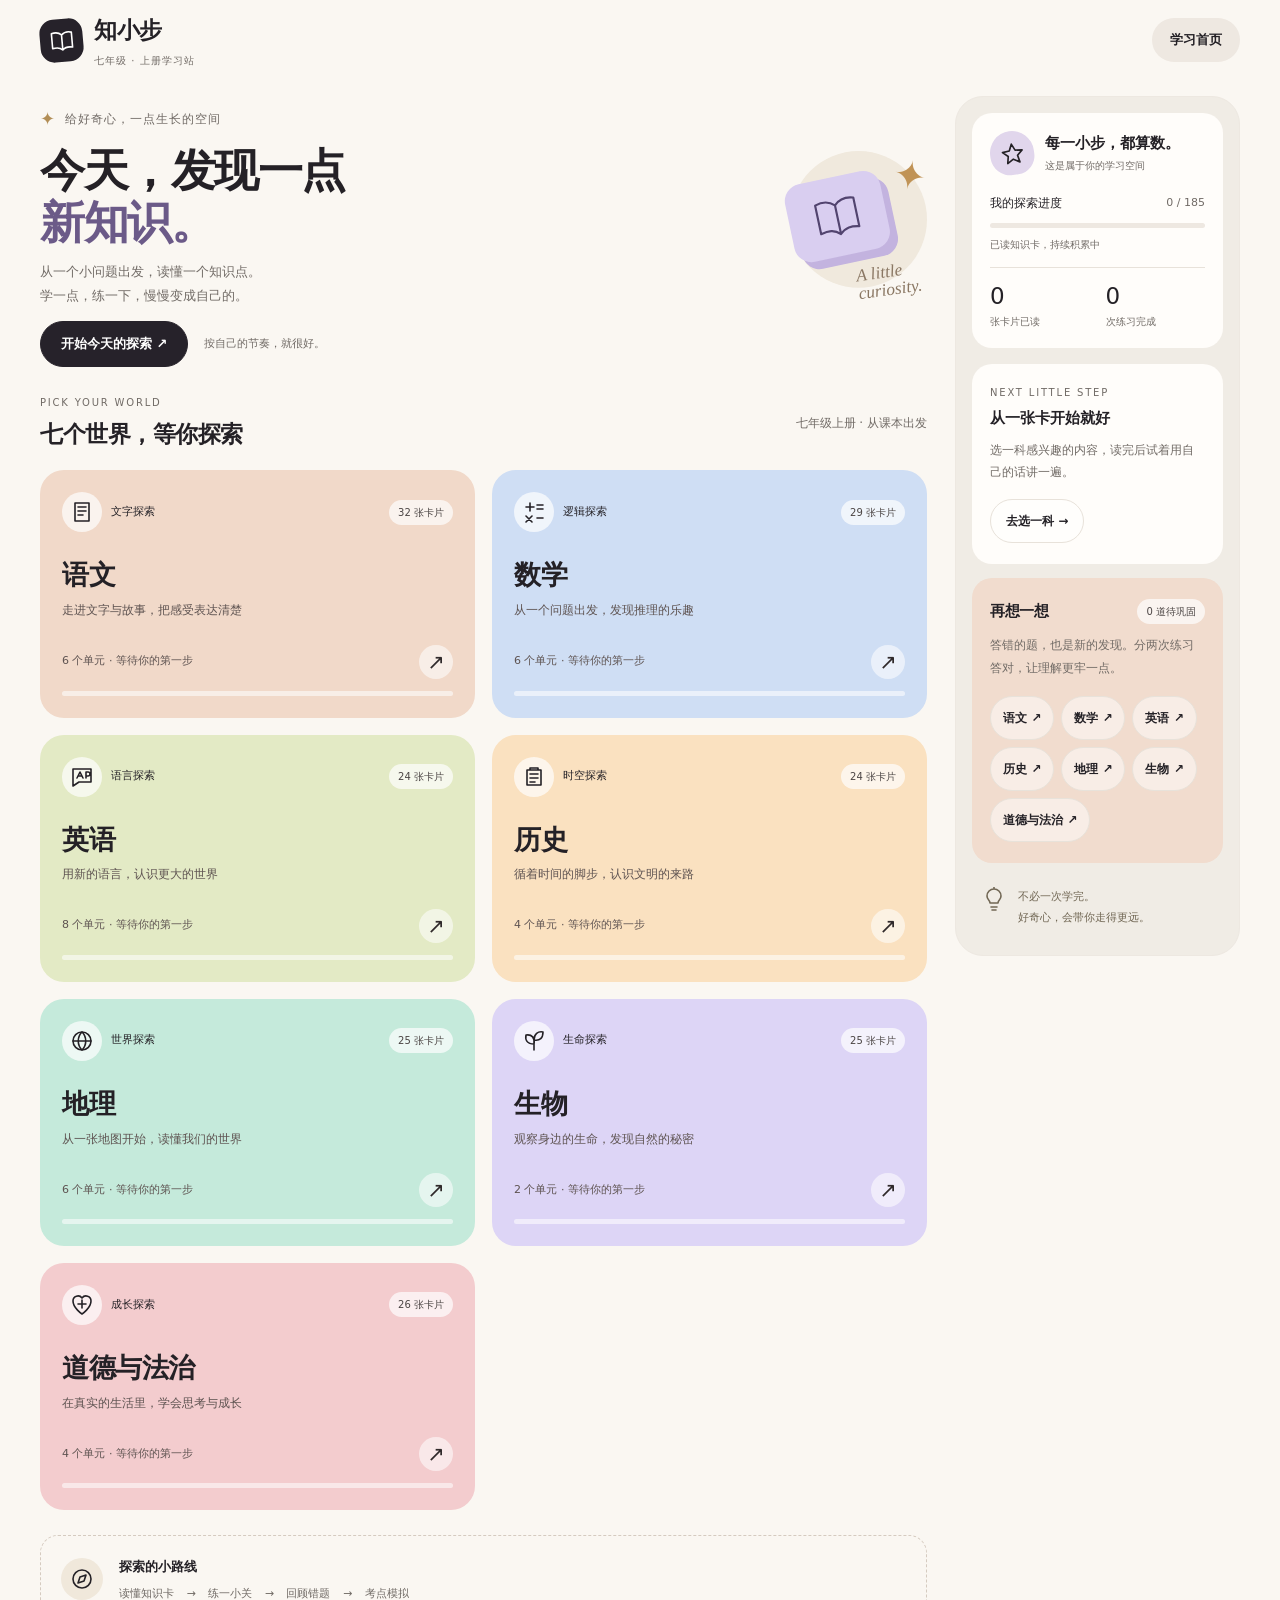
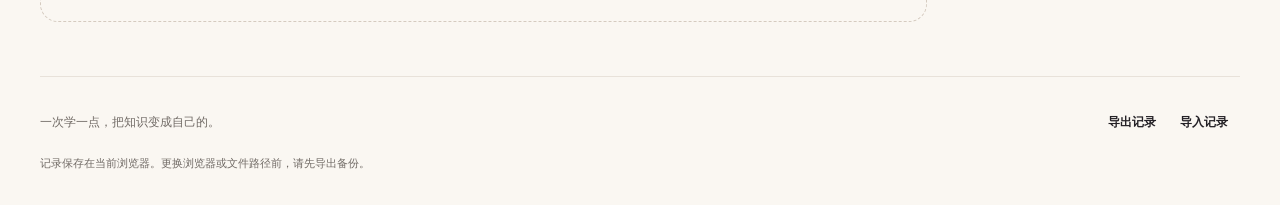
<file: index.html>
<!-- Generated by Trae Work -->
<!DOCTYPE html>
<html lang="zh-CN">
<head>
<meta charset="UTF-8">
<meta name="viewport" content="width=device-width, initial-scale=1.0">
<title>七年级上册 · 知识学习与互动测试</title>
<style>
:root {
  --bg: #0f172a;
  --bg2: #1e293b;
  --surface: #334155;
  --surface2: #475569;
  --ink: #f1f5f9;
  --muted: #94a3b8;
  --gold: #fbbf24;
  --rule: #334155;
  --shadow: 0 8px 32px rgba(0,0,0,0.3);
  --jade: #2ecc71;
  --crimson: #e74c3c;
}
* { margin: 0; padding: 0; box-sizing: border-box; }
body {
  font-family: 'PingFang SC', 'Microsoft YaHei', sans-serif;
  background: var(--bg);
  color: var(--ink);
  line-height: 1.7;
  min-height: 100vh;
  background-image:
    radial-gradient(circle at 20% 20%, rgba(99,102,241,0.12) 0%, transparent 50%),
    radial-gradient(circle at 80% 80%, rgba(236,72,153,0.1) 0%, transparent 50%),
    radial-gradient(circle at 50% 50%, rgba(14,165,233,0.08) 0%, transparent 70%);
}
::-webkit-scrollbar { width: 8px; }
::-webkit-scrollbar-track { background: var(--bg2); }
::-webkit-scrollbar-thumb { background: var(--surface2); border-radius: 4px; }

.hero {
  text-align: center;
  padding: 60px 24px 36px;
  position: relative;
}
.hero .badge {
  display: inline-block;
  background: rgba(251,191,36,0.15);
  border: 1px solid rgba(251,191,36,0.3);
  color: var(--gold);
  padding: 6px 20px;
  border-radius: 20px;
  font-size: 0.85em;
  margin-bottom: 16px;
  letter-spacing: 1px;
}
.hero h1 {
  font-size: 2.4em;
  color: #fff;
  margin-bottom: 10px;
  letter-spacing: 3px;
  font-weight: 700;
  background: linear-gradient(135deg, #fff 0%, #94a3b8 100%);
  -webkit-background-clip: text;
  -webkit-text-fill-color: transparent;
  background-clip: text;
}
.hero .subtitle {
  color: var(--muted);
  font-size: 1em;
  margin-bottom: 6px;
}
.hero .meta {
  color: #64748b;
  font-size: 0.85em;
}

/* 科目卡片网格 */
.card-grid {
  max-width: 960px;
  margin: 0 auto;
  padding: 0 20px 48px;
  display: grid;
  grid-template-columns: repeat(2, 1fr);
  gap: 20px;
}
.subject-card {
  background: var(--surface);
  border: 1px solid var(--rule);
  border-radius: 16px;
  padding: 32px 28px;
  cursor: pointer;
  transition: all 0.35s cubic-bezier(0.4, 0, 0.2, 1);
  position: relative;
  overflow: hidden;
  text-decoration: none;
  color: inherit;
  display: block;
}
.subject-card::before {
  content: '';
  position: absolute;
  top: 0; left: 0; right: 0;
  height: 4px;
  background: var(--card-accent, var(--gold));
  opacity: 0;
  transition: opacity 0.3s;
}
.subject-card:hover {
  transform: translateY(-6px);
  border-color: var(--card-accent, var(--gold));
  box-shadow: var(--shadow);
}
.subject-card:hover::before { opacity: 1; }
.subject-icon {
  width: 56px;
  height: 56px;
  border-radius: 14px;
  display: flex;
  align-items: center;
  justify-content: center;
  font-size: 1.8em;
  margin-bottom: 18px;
  background: var(--card-bg, rgba(251,191,36,0.15));
}
.subject-name {
  font-size: 1.4em;
  font-weight: 700;
  margin-bottom: 8px;
  color: #fff;
}
.subject-desc {
  color: var(--muted);
  font-size: 0.9em;
  margin-bottom: 18px;
  line-height: 1.6;
}
.subject-info {
  display: flex;
  gap: 16px;
  flex-wrap: wrap;
}
.info-item {
  display: flex;
  align-items: center;
  gap: 6px;
  font-size: 0.8em;
  color: #cbd5e1;
  background: rgba(255,255,255,0.06);
  padding: 4px 12px;
  border-radius: 12px;
}
.info-item .dot {
  width: 6px;
  height: 6px;
  border-radius: 50%;
  background: var(--card-accent, var(--gold));
}

/* 错题本入口卡片 */
.wrongbook-entry {
  max-width: 960px;
  margin: 0 auto;
  padding: 0 20px 48px;
}
.wrongbook-card {
  background: linear-gradient(135deg, rgba(231,76,60,0.12), rgba(231,76,60,0.04));
  border: 1px solid rgba(231,76,60,0.3);
  border-radius: 16px;
  padding: 28px 32px;
  cursor: pointer;
  transition: all 0.3s;
  display: flex;
  align-items: center;
  justify-content: space-between;
  gap: 20px;
  flex-wrap: wrap;
}
.wrongbook-card:hover {
  transform: translateY(-3px);
  border-color: var(--crimson);
  box-shadow: 0 8px 32px rgba(231,76,60,0.2);
}
.wrongbook-left {
  display: flex;
  align-items: center;
  gap: 20px;
}
.wrongbook-icon {
  width: 56px;
  height: 56px;
  border-radius: 14px;
  display: flex;
  align-items: center;
  justify-content: center;
  font-size: 1.8em;
  background: rgba(231,76,60,0.2);
}
.wrongbook-title {
  font-size: 1.3em;
  font-weight: 700;
  color: #fff;
  margin-bottom: 4px;
}
.wrongbook-desc {
  color: var(--muted);
  font-size: 0.9em;
}
.wrongbook-right {
  display: flex;
  align-items: center;
  gap: 20px;
}
.wrongbook-count {
  text-align: right;
}
.wrongbook-num {
  font-size: 2.2em;
  font-weight: 700;
  color: var(--crimson);
  line-height: 1;
}
.wrongbook-label {
  color: var(--muted);
  font-size: 0.85em;
  margin-top: 4px;
}
.wrongbook-arrow {
  color: var(--crimson);
  font-size: 1.4em;
  font-weight: 700;
}

/* 主内容区 */
.main-panel {
  max-width: 1000px;
  margin: 0 auto;
  padding: 0 20px 60px;
  display: none;
  animation: fadeIn 0.4s;
}
.main-panel.active { display: block; }
@keyframes fadeIn { from { opacity: 0; transform: translateY(10px); } to { opacity: 1; transform: translateY(0); } }

/* 功能介绍 */
.features-title {
  text-align: center;
  color: #fff;
  font-size: 1.3em;
  margin-bottom: 24px;
}
.features-grid {
  display: grid;
  grid-template-columns: repeat(4, 1fr);
  gap: 14px;
  margin-bottom: 40px;
}
.feature-card {
  background: var(--bg2);
  border: 1px solid var(--rule);
  border-radius: 12px;
  padding: 20px 16px;
  text-align: center;
}
.feature-icon { font-size: 1.8em; margin-bottom: 8px; }
.feature-name { color: #fff; font-weight: 600; margin-bottom: 4px; font-size: 0.92em; }
.feature-desc { color: var(--muted); font-size: 0.78em; line-height: 1.5; }

/* 错题本汇总 */
.wb-summary-header {
  display: flex;
  justify-content: space-between;
  align-items: center;
  margin-bottom: 24px;
  flex-wrap: wrap;
  gap: 12px;
}
.wb-summary-title {
  font-size: 1.5em;
  font-weight: 700;
  color: #fff;
}
.wb-summary-title span { color: var(--crimson); }
.wb-summary-total {
  color: var(--muted);
  font-size: 0.95em;
}
.wb-summary-total strong {
  color: var(--crimson);
  font-size: 1.4em;
  margin: 0 4px;
}

.wb-subject-grid {
  display: grid;
  grid-template-columns: repeat(4, 1fr);
  gap: 18px;
  margin-bottom: 32px;
}
.wb-subject-card {
  background: var(--surface);
  border: 1px solid var(--rule);
  border-radius: 14px;
  padding: 28px 20px;
  cursor: pointer;
  transition: all 0.3s;
  text-align: center;
  position: relative;
  overflow: hidden;
}
.wb-subject-card::before {
  content: '';
  position: absolute;
  top: 0; left: 0; right: 0;
  height: 3px;
  background: var(--card-accent, var(--crimson));
  opacity: 0;
  transition: opacity 0.3s;
}
.wb-subject-card:hover {
  transform: translateY(-4px);
  border-color: var(--card-accent, var(--crimson));
  box-shadow: var(--shadow);
}
.wb-subject-card:hover::before { opacity: 1; }
.wb-subject-icon {
  font-size: 2.4em;
  margin-bottom: 12px;
}
.wb-subject-name {
  font-size: 1.15em;
  font-weight: 700;
  color: #fff;
  margin-bottom: 8px;
}
.wb-subject-count {
  font-size: 2em;
  font-weight: 700;
  color: var(--crimson);
  margin-bottom: 4px;
}
.wb-subject-label {
  font-size: 0.8em;
  color: var(--muted);
}

/* 科目错题详情 */
.wb-detail-header {
  display: flex;
  justify-content: space-between;
  align-items: center;
  margin-bottom: 20px;
  flex-wrap: wrap;
  gap: 12px;
}
.wb-back-btn {
  background: var(--surface);
  border: 1px solid var(--rule);
  color: var(--ink);
  padding: 8px 20px;
  border-radius: 8px;
  cursor: pointer;
  font-size: 0.9em;
  transition: all 0.25s;
  text-decoration: none;
  display: inline-flex;
  align-items: center;
  gap: 6px;
}
.wb-back-btn:hover {
  border-color: var(--crimson);
  color: var(--crimson);
}
.wb-detail-title {
  font-size: 1.3em;
  font-weight: 700;
  color: #fff;
}
.wb-detail-stats {
  color: var(--muted);
  font-size: 0.9em;
}
.wb-detail-stats strong { color: var(--crimson); }

.wb-toolbar {
  display: flex;
  align-items: center;
  gap: 14px;
  margin-bottom: 20px;
  flex-wrap: wrap;
}
.wb-practice-btn {
  background: var(--crimson);
  color: #fff;
  border: none;
  padding: 10px 22px;
  border-radius: 8px;
  cursor: pointer;
  font-size: 0.95em;
  font-weight: 600;
  transition: all 0.25s;
}
.wb-practice-btn:hover {
  background: #c0392b;
  transform: translateY(-1px);
}
.wb-tip {
  color: var(--muted);
  font-size: 0.85em;
}

.wb-list {
  display: flex;
  flex-direction: column;
  gap: 14px;
}
.wb-card {
  background: var(--surface);
  border: 1px solid var(--rule);
  border-radius: 12px;
  padding: 20px;
}
.wb-card-head {
  display: flex;
  justify-content: space-between;
  align-items: center;
  margin-bottom: 10px;
  flex-wrap: wrap;
  gap: 8px;
}
.wb-tag {
  background: rgba(231, 76, 60, 0.15);
  color: var(--crimson);
  padding: 3px 10px;
  border-radius: 6px;
  font-size: 0.78em;
  font-weight: 600;
}
.wb-count { color: var(--muted); font-size: 0.82em; }
.wb-card-q {
  font-weight: 600;
  line-height: 1.7;
  margin-bottom: 12px;
  color: var(--ink);
  font-size: 0.95em;
}
.wb-options {
  display: flex;
  flex-direction: column;
  gap: 6px;
  margin-bottom: 12px;
}
.wb-option {
  display: flex;
  align-items: flex-start;
  gap: 10px;
  padding: 9px 14px;
  background: var(--bg2);
  border: 1px solid var(--rule);
  border-radius: 8px;
  font-size: 0.88em;
  line-height: 1.6;
}
.wb-option.correct {
  background: rgba(46, 204, 113, 0.1);
  border-color: var(--jade);
  color: var(--jade);
}
.wb-option.wrong {
  background: rgba(231, 76, 60, 0.1);
  border-color: var(--crimson);
  color: var(--crimson);
  text-decoration: line-through;
  text-decoration-color: rgba(231, 76, 60, 0.5);
}
.wb-opt-label {
  font-weight: 700;
  min-width: 22px;
}
.wb-explain {
  background: var(--bg2);
  padding: 12px 16px;
  border-radius: 8px;
  font-size: 0.88em;
  line-height: 1.7;
  border-left: 3px solid var(--gold);
  color: var(--ink);
}
.wb-explain strong { color: var(--gold); }

.wb-empty {
  text-align: center;
  padding: 60px 20px;
  background: var(--surface);
  border-radius: 12px;
  border: 1px dashed var(--rule);
}
.wb-empty-icon { font-size: 3em; margin-bottom: 14px; }
.wb-empty-text { color: var(--muted); font-size: 1.05em; }

/* 错题练习 */
.wb-practice-area {
  max-width: 700px;
  margin: 0 auto;
}
.wb-practice-head {
  display: flex;
  justify-content: space-between;
  align-items: center;
  margin-bottom: 20px;
  flex-wrap: wrap;
  gap: 12px;
}
.wb-progress {
  color: var(--muted);
  font-size: 0.95em;
}
.q-card {
  background: var(--surface);
  border: 1px solid var(--rule);
  border-radius: 14px;
  padding: 28px;
}
.q-source {
  font-size: 0.82em;
  color: var(--muted);
  margin-bottom: 12px;
}
.q-text {
  font-size: 1.05em;
  font-weight: 600;
  line-height: 1.8;
  margin-bottom: 20px;
  color: var(--ink);
}
.q-options {
  display: flex;
  flex-direction: column;
  gap: 10px;
  margin-bottom: 20px;
}
.q-option {
  display: flex;
  align-items: flex-start;
  gap: 12px;
  padding: 14px 18px;
  background: var(--bg2);
  border: 1px solid var(--rule);
  border-radius: 10px;
  cursor: pointer;
  transition: all 0.2s;
}
.q-option:hover:not(.disabled) {
  border-color: var(--gold);
  background: rgba(251,191,36,0.06);
}
.q-option.selected {
  border-color: var(--gold);
  background: rgba(251,191,36,0.1);
}
.q-option.correct {
  border-color: var(--jade);
  background: rgba(46, 204, 113, 0.12);
  color: var(--jade);
}
.q-option.wrong {
  border-color: var(--crimson);
  background: rgba(231, 76, 60, 0.12);
  color: var(--crimson);
}
.q-option.disabled { cursor: default; }
.q-opt-label {
  font-weight: 700;
  min-width: 26px;
  color: var(--muted);
}
.q-option.selected .q-opt-label { color: var(--gold); }
.q-option.correct .q-opt-label { color: var(--jade); }
.q-option.wrong .q-opt-label { color: var(--crimson); }

.feedback {
  display: none;
  margin-bottom: 20px;
  padding: 16px 20px;
  border-radius: 10px;
  line-height: 1.7;
}
.feedback.show { display: block; }
.feedback.correct {
  background: rgba(46, 204, 113, 0.1);
  border: 1px solid var(--jade);
}
.feedback.wrong {
  background: rgba(231, 76, 60, 0.1);
  border: 1px solid var(--crimson);
}
.fb-title {
  font-weight: 700;
  margin-bottom: 8px;
  font-size: 1.05em;
}
.feedback.correct .fb-title { color: var(--jade); }
.feedback.wrong .fb-title { color: var(--crimson); }
.fb-explain {
  font-size: 0.92em;
  color: var(--ink);
  opacity: 0.9;
}

.q-actions {
  display: flex;
  gap: 12px;
  justify-content: flex-end;
}
.btn-primary {
  background: var(--gold);
  color: #1a1a2e;
  border: none;
  padding: 12px 28px;
  border-radius: 8px;
  cursor: pointer;
  font-size: 0.95em;
  font-weight: 600;
  transition: all 0.25s;
}
.btn-primary:hover {
  transform: translateY(-1px);
  box-shadow: 0 4px 16px rgba(251,191,36,0.3);
}
.btn-secondary {
  background: var(--surface);
  color: var(--ink);
  border: 1px solid var(--rule);
  padding: 12px 28px;
  border-radius: 8px;
  cursor: pointer;
  font-size: 0.95em;
  transition: all 0.25s;
}
.btn-secondary:hover {
  border-color: var(--gold);
  color: var(--gold);
}

/* 结果页 */
.result-card {
  background: var(--surface);
  border: 1px solid var(--rule);
  border-radius: 16px;
  padding: 48px 32px;
  text-align: center;
}
.result-title {
  font-size: 1.5em;
  font-weight: 700;
  color: #fff;
  margin-bottom: 20px;
}
.result-score {
  font-size: 4em;
  font-weight: 700;
  background: linear-gradient(135deg, var(--gold), #f97316);
  -webkit-background-clip: text;
  -webkit-text-fill-color: transparent;
  background-clip: text;
  margin-bottom: 12px;
}
.result-sub {
  color: var(--muted);
  font-size: 1.05em;
  margin-bottom: 24px;
}
.result-actions {
  display: flex;
  gap: 12px;
  justify-content: center;
  flex-wrap: wrap;
}

.footer {
  text-align: center;
  color: #475569;
  font-size: 0.8em;
  padding: 24px;
  border-top: 1px solid var(--rule);
  margin-top: 40px;
}

@media (max-width: 960px) {
  .nav-card { min-width: 150px; }
  .features-grid { grid-template-columns: repeat(2, 1fr); }
  .wb-subject-grid { grid-template-columns: repeat(2, 1fr); }
}
@media (max-width: 720px) {
  .hero h1 { font-size: 1.8em; }
  .card-nav { gap: 10px; }
  .nav-card { min-width: 120px; padding: 16px 12px; }
  .nav-card-icon { font-size: 1.6em; }
  .nav-card-name { font-size: 0.95em; }
  .nav-card-info { font-size: 0.72em; }
  .features-grid { grid-template-columns: 1fr; }
  .wb-subject-grid { grid-template-columns: 1fr; }
  .q-card { padding: 20px; }
}
</style>
<link rel="stylesheet" href="assets/styles/learning.css?v=20261021-compact1">
<script src="assets/js/core/content.js?v=20261021-compact1"></script>
<script src="content/grade7-semester1/manifest.js"></script>
<script src="content/grade7-semester1/history.js"></script>
<script src="content/grade7-semester1/geography.js"></script>
<script src="content/grade7-semester1/biology.js"></script>
<script src="content/grade7-semester1/morality.js"></script>
<script src="content/grade7-semester1/editions/history.js?v=20261021-compact1"></script>
<script src="content/grade7-semester1/editions/geography.js?v=20261021-compact1"></script>
<script src="content/grade7-semester1/editions/biology.js?v=20261021-compact1"></script>
<script src="content/grade7-semester1/editions/morality.js?v=20261021-compact1"></script>
<script src="content/grade7-semester1/editions/chinese.js?v=20261021-compact1"></script>
<script src="content/grade7-semester1/editions/math.js?v=20261021-compact1"></script>
<script src="content/grade7-semester1/editions/english.js?v=20261021-compact1"></script>
<script src="assets/js/core/editions.js?v=20261021-compact1"></script>
<script src="assets/js/core/storage.js?v=20261021-compact1"></script>
<script src="assets/js/core/questions.js?v=20261021-compact1"></script>
<script src="assets/js/core/practice.js?v=20261021-compact1"></script>
<script src="assets/js/pages/ui.js?v=20261021-compact1"></script>
<script src="assets/js/pages/home.js?v=20261021-compact1"></script>
<script src="assets/js/pages/subject.js?v=20261021-compact1"></script>
</head>
<body class="g7-body">
<div id="learning-app"></div>
<div id="legacy-root" hidden>
<a class="g7-legacy-back" href="index.html#learn">← 返回新版学习站</a>

<div class="hero">
  <div class="badge">📚 深圳七年级上册 · 同步学习</div>
  <h1>知识学习与互动测试</h1>
  <p class="subtitle">知识回顾 · 趣味测试 · 单元小结 · 错题本 · 真题演练</p>
  <p class="meta">贴合深圳中考/期末考命题方向</p>
</div>

<!-- 科目卡片 2列网格 -->
<div class="card-grid">

  <a href="history-grade7.html" class="subject-card" style="--card-accent: #d4a574; --card-bg: rgba(212,165,116,0.15);">
    <div class="subject-icon">📜</div>
    <div class="subject-name">历史</div>
    <div class="subject-desc">中国古代史（史前时期——三国两晋南北朝），时空穿越、文物鉴定、综合挑战6种趣味题型</div>
    <div class="subject-info">
      <span class="info-item"><span class="dot"></span>4个单元</span>
      <span class="info-item"><span class="dot"></span>180道测试题</span>
      <span class="info-item"><span class="dot"></span>单元小结</span>
    </div>
  </a>

  <a href="morality-grade7.html" class="subject-card" style="--card-accent: #ef4444; --card-bg: rgba(239,68,68,0.15);">
    <div class="subject-icon">⚖️</div>
    <div class="subject-name">道德与法治</div>
    <div class="subject-desc">成长节拍、友谊天空、师生情谊、生命思考，材料选择、观点辨析、情境分析6种题型</div>
    <div class="subject-info">
      <span class="info-item"><span class="dot"></span>4个单元</span>
      <span class="info-item"><span class="dot"></span>180道测试题</span>
      <span class="info-item"><span class="dot"></span>单元小结</span>
    </div>
  </a>

  <a href="biology-grade7.html" class="subject-card" style="--card-accent: #22c55e; --card-bg: rgba(34,197,94,0.15);">
    <div class="subject-icon">🧬</div>
    <div class="subject-name">生物学</div>
    <div class="subject-desc">生物和生物圈、生物体结构层次、绿色植物，实验探究、结构辨识、图表分析6种题型</div>
    <div class="subject-info">
      <span class="info-item"><span class="dot"></span>3个单元</span>
      <span class="info-item"><span class="dot"></span>180道测试题</span>
      <span class="info-item"><span class="dot"></span>单元小结</span>
    </div>
  </a>

  <a href="geography-grade7.html" class="subject-card" style="--card-accent: #3b82f6; --card-bg: rgba(59,130,246,0.15);">
    <div class="subject-icon">🌍</div>
    <div class="subject-name">地理（湘教版）</div>
    <div class="subject-desc">地球地图、世界面貌、世界气候、居民文化，读图定位、数据计算、综合探究6种题型</div>
    <div class="subject-info">
      <span class="info-item"><span class="dot"></span>5章内容</span>
      <span class="info-item"><span class="dot"></span>180道测试题</span>
      <span class="info-item"><span class="dot"></span>单元小结</span>
    </div>
  </a>

</div>

<!-- 错题本入口卡片 -->
<div class="wrongbook-entry">
  <div class="wrongbook-card" onclick="showWrongBookSummary()">
    <div class="wrongbook-left">
      <div class="wrongbook-icon">📕</div>
      <div>
        <div class="wrongbook-title">错题本</div>
        <div class="wrongbook-desc">自动收录各科目错题，按科目分类整理，支持反复练习，答对不删除</div>
      </div>
    </div>
    <div class="wrongbook-right">
      <div class="wrongbook-count">
        <div class="wrongbook-num" id="wbNum">0</div>
        <div class="wrongbook-label">道错题</div>
      </div>
      <div class="wrongbook-arrow">→</div>
    </div>
  </div>
</div>

<!-- 首页：功能介绍 -->
<div class="main-panel active" id="homePanel">
  <div class="features-title">✨ 学习功能</div>
  <div class="features-grid">
    <div class="feature-card">
      <div class="feature-icon">📖</div>
      <div class="feature-name">知识回顾</div>
      <div class="feature-desc">梳理单元核心考点，折叠展开式结构，重点清晰标注</div>
    </div>
    <div class="feature-card">
      <div class="feature-icon">🎯</div>
      <div class="feature-name">互动测试</div>
      <div class="feature-desc">6种趣味题型，3轮难度递进，边玩边学记得牢</div>
    </div>
    <div class="feature-card">
      <div class="feature-icon">📝</div>
      <div class="feature-name">单元小结</div>
      <div class="feature-desc">每单元精选真题，选择+判断+材料+探究全覆盖</div>
    </div>
    <div class="feature-card">
      <div class="feature-icon">📕</div>
      <div class="feature-name">错题本</div>
      <div class="feature-desc">自动收录答错题目，按科目分类，反复练习，永久保留</div>
    </div>
    <div class="feature-card">
      <div class="feature-icon">💾</div>
      <div class="feature-name">进度保存</div>
      <div class="feature-desc">答题中途退出自动保存，回来继续作答不丢进度</div>
    </div>
    <div class="feature-card">
      <div class="feature-icon">📊</div>
      <div class="feature-name">学习统计</div>
      <div class="feature-desc">记录每次测试成绩，追踪学习进步轨迹</div>
    </div>
    <div class="feature-card">
      <div class="feature-icon">🎓</div>
      <div class="feature-name">真题风格</div>
      <div class="feature-desc">题目改编自深圳/广东真题，贴合真实考试难度</div>
    </div>
    <div class="feature-card">
      <div class="feature-icon">📱</div>
      <div class="feature-name">多端可用</div>
      <div class="feature-desc">手机、平板、电脑都能用，随时随地学习</div>
    </div>
  </div>
</div>

<!-- 错题本汇总视图 -->
<div class="main-panel" id="wbSummaryPanel">
  <div class="wb-summary-header">
    <div class="wb-summary-title">📕 错题本 <span>汇总</span></div>
    <div class="wb-summary-total">共 <strong id="wbTotalCount">0</strong> 道错题</div>
  </div>
  
  <div class="wb-subject-grid" id="wbSubjectGrid">
    <!-- 动态生成 -->
  </div>
</div>

<!-- 科目错题详情视图 -->
<div class="main-panel" id="wbDetailPanel">
  <div class="wb-detail-header">
    <button class="wb-back-btn" onclick="showWrongBookSummary()">← 返回错题本汇总</button>
    <div>
      <span class="wb-detail-title" id="wbDetailTitle">历史错题</span>
      <span class="wb-detail-stats" id="wbDetailStats">共 0 道</span>
    </div>
  </div>
  <div id="wbDetailContent">
    <!-- 动态生成 -->
  </div>
</div>

<div class="footer">
  七年级上册同步学习系统 · 深圳专用 · 持续更新中
</div>

<script>
var WB_KEY = 'wrongbook_v1';
var subjects = [
  { id: 'history',   name: '历史',     icon: '📜', color: '#d4a574', page: 'history-grade7.html' },
  { id: 'morality',  name: '道德与法治', icon: '⚖️', color: '#ef4444', page: 'morality-grade7.html' },
  { id: 'biology',   name: '生物学',    icon: '🧬', color: '#22c55e', page: 'biology-grade7.html' },
  { id: 'geography', name: '地理',      icon: '🌍', color: '#3b82f6', page: 'geography-grade7.html' }
];

var currentSubject = null;
var practiceState = { current: 0, questions: [], selectedAnswer: null, answered: false, score: 0 };

function loadWB() {
  try {
    var s = localStorage.getItem(WB_KEY);
    if (s) return JSON.parse(s);
  } catch(e) {}
  return { history: [], morality: [], biology: [], geography: [] };
}

function saveWB(d) {
  try { localStorage.setItem(WB_KEY, JSON.stringify(d)); } catch(e) {}
}

function markCorrect(qid) {
  var wb = loadWB();
  for (var si = 0; si < subjects.length; si++) {
    var list = wb[subjects[si].id] || [];
    for (var i = 0; i < list.length; i++) {
      if (list[i].id === qid) {
        list[i].correctCount = (list[i].correctCount || 0) + 1;
        saveWB(wb);
        return;
      }
    }
  }
}

function updateTotalBadge() {
  var wb = loadWB();
  var total = 0;
  for (var i = 0; i < subjects.length; i++) {
    total += (wb[subjects[i].id] || []).length;
  }
  var num = document.getElementById('wbNum');
  if (num) num.textContent = total;
  var tc = document.getElementById('wbTotalCount');
  if (tc) tc.textContent = total;
}

function showPanel(id) {
  document.querySelectorAll('.main-panel').forEach(function(p) { p.classList.remove('active'); });
  document.getElementById(id).classList.add('active');
  window.scrollTo({ top: 0, behavior: 'smooth' });
}

function showWrongBookSummary() {
  showPanel('wbSummaryPanel');
  renderWBSummary();
}

function renderWBSummary() {
  var wb = loadWB();
  var total = 0;
  var grid = document.getElementById('wbSubjectGrid');
  var html = '';
  
  for (var i = 0; i < subjects.length; i++) {
    var s = subjects[i];
    var count = (wb[s.id] || []).length;
    total += count;
    html += '<div class="wb-subject-card" style="--card-accent:' + s.color + ';" onclick="showWBDetail(\'' + s.id + '\')">';
    html += '<div class="wb-subject-icon">' + s.icon + '</div>';
    html += '<div class="wb-subject-name">' + s.name + '</div>';
    html += '<div class="wb-subject-count">' + count + '</div>';
    html += '<div class="wb-subject-label">道错题</div>';
    html += '</div>';
  }
  
  grid.innerHTML = html;
  document.getElementById('wbTotalCount').textContent = total;
}

function showWBDetail(subjectId) {
  currentSubject = subjectId;
  showPanel('wbDetailPanel');
  renderWBDetail();
}

function renderWBDetail() {
  var wb = loadWB();
  var list = wb[currentSubject] || [];
  var s = null;
  for (var i = 0; i < subjects.length; i++) {
    if (subjects[i].id === currentSubject) { s = subjects[i]; break; }
  }
  
  document.getElementById('wbDetailTitle').textContent = s.name + '错题';
  document.getElementById('wbDetailStats').innerHTML = '共 <strong>' + list.length + '</strong> 道';
  
  var content = document.getElementById('wbDetailContent');
  
  if (list.length === 0) {
    content.innerHTML = '<div class="wb-empty"><div class="wb-empty-icon">🎉</div><div class="wb-empty-text">暂无错题，继续加油！</div></div>';
    return;
  }
  
  var html = '';
  html += '<div class="wb-toolbar">';
  html += '<button class="wb-practice-btn" onclick="startWBPractice()">🎯 重新练习全部错题</button>';
  html += '<span class="wb-tip">答对不删除，永久收录，反复巩固</span>';
  html += '</div>';
  html += '<div class="wb-list">';
  
  for (var j = 0; j < list.length; j++) {
    var item = list[j];
    html += '<div class="wb-card">';
    html += '<div class="wb-card-head">';
    html += '<span class="wb-tag">' + (item.source || '练习') + '</span>';
    html += '<span class="wb-count">错 ' + item.wrongCount + ' 次' + (item.correctCount ? ' · 练对 ' + item.correctCount + ' 次' : '') + '</span>';
    html += '</div>';
    html += '<div class="wb-card-q">' + (j+1) + '. ' + item.q + '</div>';
    if (item.options) {
      html += '<div class="wb-options">';
      for (var k = 0; k < item.options.length; k++) {
        var optClass = '';
        if (k === item.answer) optClass = 'correct';
        else if (k === item.userAnswer) optClass = 'wrong';
        html += '<div class="wb-option ' + optClass + '"><span class="wb-opt-label">' + String.fromCharCode(65+k) + '</span>' + item.options[k] + '</div>';
      }
      html += '</div>';
    }
    if (item.explain) {
      html += '<div class="wb-explain"><strong>解析：</strong>' + item.explain + '</div>';
    }
    html += '</div>';
  }
  
  html += '</div>';
  content.innerHTML = html;
}

function startWBPractice() {
  var wb = loadWB();
  var list = wb[currentSubject] || [];
  if (list.length === 0) return;
  
  var questions = [];
  for (var i = 0; i < list.length; i++) {
    if (list[i].options) {
      questions.push({
        id: list[i].id,
        q: list[i].q,
        options: list[i].options,
        answer: list[i].answer,
        explain: list[i].explain,
        source: list[i].source
      });
    }
  }
  
  if (questions.length === 0) {
    alert('当前没有可练习的选择题型错题');
    return;
  }
  
  practiceState = { current: 0, questions: questions, selectedAnswer: null, answered: false, score: 0 };
  renderWBPractice();
}

function renderWBPractice() {
  var q = practiceState.questions[practiceState.current];
  var total = practiceState.questions.length;
  
  var html = '';
  html += '<div class="wb-practice-head">';
  html += '<button class="wb-back-btn" onclick="renderWBDetail()">← 返回错题列表</button>';
  html += '<div class="wb-progress">第 ' + (practiceState.current+1) + ' / ' + total + ' 题</div>';
  html += '</div>';
  
  html += '<div class="wb-practice-area">';
  html += '<div class="q-card">';
  html += '<div class="q-source">' + (q.source || '错题练习') + '</div>';
  html += '<div class="q-text">' + (practiceState.current+1) + '. ' + q.q + '</div>';
  html += '<div class="q-options">';
  for (var i = 0; i < q.options.length; i++) {
    html += '<div class="q-option" onclick="wbSelectOpt(' + i + ', this)"><span class="q-opt-label">' + String.fromCharCode(65+i) + '</span>' + q.options[i] + '</div>';
  }
  html += '</div>';
  html += '<div id="wbFeedback" class="feedback"></div>';
  html += '<div class="q-actions">';
  html += '<button id="wbSubmitBtn" class="btn-primary" onclick="wbSubmit()">提交答案</button>';
  html += '<button id="wbNextBtn" class="btn-primary" onclick="wbNext()" style="display:none;">下一题 →</button>';
  html += '</div>';
  html += '</div></div>';
  
  document.getElementById('wbDetailContent').innerHTML = html;
}

function wbSelectOpt(idx, el) {
  if (practiceState.answered) return;
  practiceState.selectedAnswer = idx;
  var opts = document.querySelectorAll('#wbDetailContent .q-option');
  for (var i = 0; i < opts.length; i++) opts[i].classList.remove('selected');
  el.classList.add('selected');
}

function wbSubmit() {
  if (practiceState.selectedAnswer === null) return;
  var q = practiceState.questions[practiceState.current];
  var isCorrect = practiceState.selectedAnswer === q.answer;
  
  var opts = document.querySelectorAll('#wbDetailContent .q-option');
  for (var i = 0; i < opts.length; i++) {
    opts[i].classList.add('disabled');
    if (i === q.answer) opts[i].classList.add('correct');
    else if (i === practiceState.selectedAnswer) opts[i].classList.add('wrong');
  }
  
  practiceState.answered = true;
  if (isCorrect) {
    practiceState.score += 10;
    markCorrect(q.id);
  } else {
    // 答错了，增加错误次数
    addWrongAgain(q);
  }
  
  var fb = document.getElementById('wbFeedback');
  fb.className = 'feedback show ' + (isCorrect ? 'correct' : 'wrong');
  fb.innerHTML = '<div class="fb-title">' + (isCorrect ? '✅ 回答正确！+10分' : '❌ 答案有误') + '</div>';
  if (q.explain) fb.innerHTML += '<div class="fb-explain">' + q.explain + '</div>';
  
  document.getElementById('wbSubmitBtn').style.display = 'none';
  document.getElementById('wbNextBtn').style.display = 'inline-block';
}

function addWrongAgain(q) {
  var wb = loadWB();
  var list = wb[currentSubject] || [];
  for (var i = 0; i < list.length; i++) {
    if (list[i].id === q.id) {
      list[i].wrongCount++;
      list[i].lastWrongAt = Date.now();
      list[i].userAnswer = practiceState.selectedAnswer;
      saveWB(wb);
      return;
    }
  }
}

function wbNext() {
  if (!practiceState.answered) return;
  practiceState.current++;
  if (practiceState.current >= practiceState.questions.length) {
    wbShowResult();
  } else {
    practiceState.answered = false;
    practiceState.selectedAnswer = null;
    renderWBPractice();
  }
}

function wbShowResult() {
  var total = practiceState.questions.length;
  var correct = Math.round(practiceState.score / 10);
  
  var html = '';
  html += '<div class="wb-practice-head">';
  html += '<button class="wb-back-btn" onclick="renderWBDetail()">← 返回错题列表</button>';
  html += '</div>';
  html += '<div class="result-card">';
  html += '<div class="result-title">错题练习完成</div>';
  html += '<div class="result-score">' + practiceState.score + '</div>';
  html += '<div class="result-sub">答对 ' + correct + ' / ' + total + ' 题</div>';
  html += '<div class="result-actions">';
  html += '<button class="btn-primary" onclick="startWBPractice()">🔄 再练一次</button>';
  html += '<button class="btn-secondary" onclick="renderWBDetail()">查看错题</button>';
  html += '<button class="btn-secondary" onclick="showWrongBookSummary()">错题本汇总</button>';
  html += '</div></div>';
  
  document.getElementById('wbDetailContent').innerHTML = html;
}

// 初始化
updateTotalBadge();
</script>

</div>
<script>Grade7.UI.boot();</script>
</body>
</html>
</file>
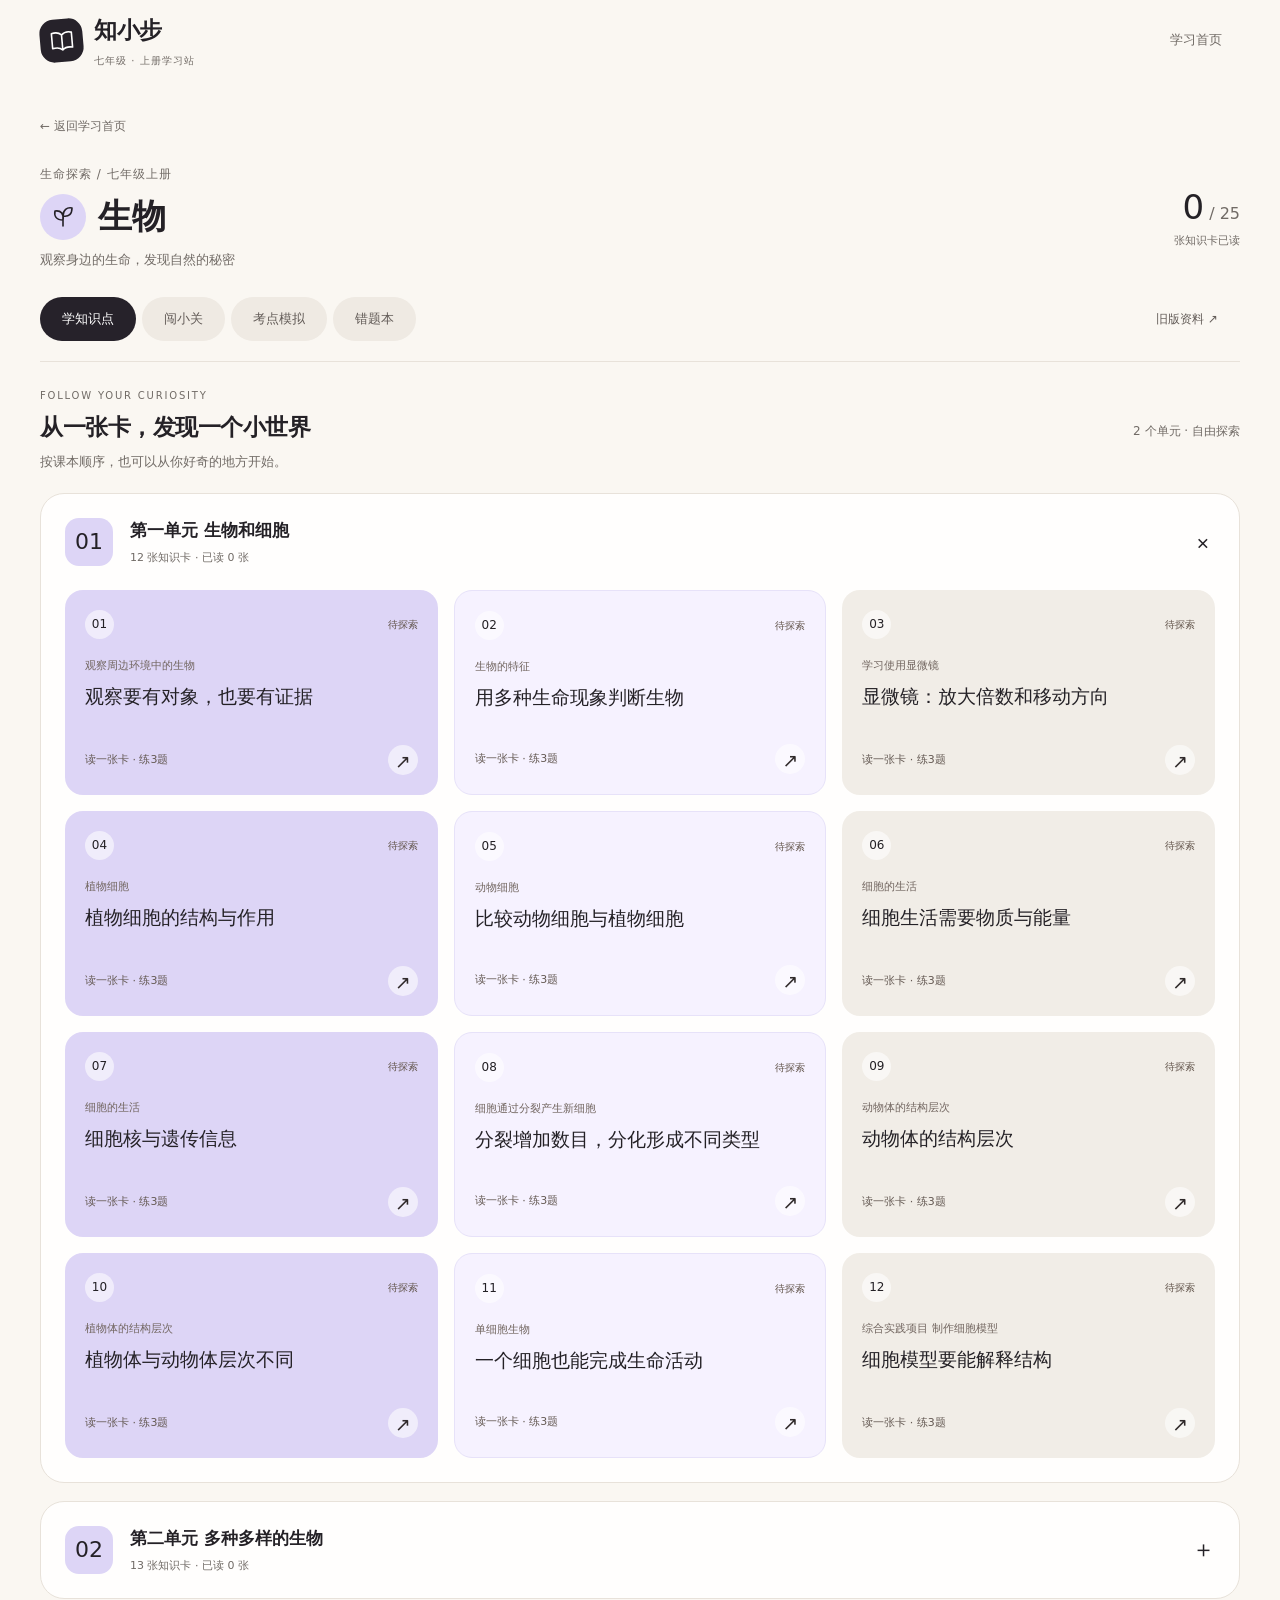
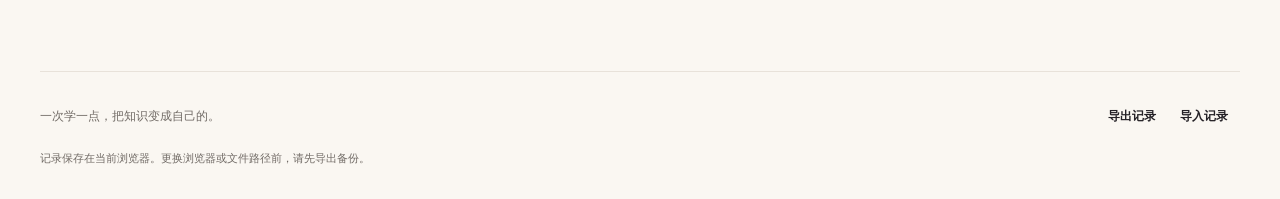
<file: biology-grade7.html>
<!-- Generated by Trae Work -->
<!DOCTYPE html>
<html lang="zh-CN">
<head>
<meta charset="UTF-8">
<meta name="viewport" content="width=device-width, initial-scale=1.0">
<title>七年级生物上册 - 知识回顾与互动测试</title>
<style>
:root {
  --bg: #1a1423;
  --bg2: #221a30;
  --surface: #2a2040;
  --surface2: #33284e;
  --ink: #f0e8d8;
  --muted: #a99bb8;
  --accent: #d4a574;
  --accent2: #8b5e3c;
  --gold: #e8c87a;
  --leaf: #6ab17a;
  --crimson: #c44a4a;
  --indigo: #5b6db8;
  --amber: #ffb74d;
  --rule: #3d3055;
  --shadow: 0 4px 24px rgba(0,0,0,0.3);
}
* { margin: 0; padding: 0; box-sizing: border-box; }
body {
  font-family: 'PingFang SC', 'Microsoft YaHei', sans-serif;
  background: var(--bg);
  color: var(--ink);
  line-height: 1.7;
  min-height: 100vh;
}
::-webkit-scrollbar { width: 8px; }
::-webkit-scrollbar-track { background: var(--bg2); }
::-webkit-scrollbar-thumb { background: var(--accent2); border-radius: 4px; }

.hero {
  background: linear-gradient(135deg, var(--bg) 0%, var(--bg2) 50%, var(--surface) 100%);
  padding: 48px 24px 40px;
  text-align: center;
  position: relative;
  overflow: hidden;
  border-bottom: 2px solid var(--accent2);
}
.hero::before {
  content: '';
  position: absolute;
  top: -50%;
  left: -50%;
  width: 200%;
  height: 200%;
  background: radial-gradient(circle at 30% 50%, rgba(106,177,122,0.08) 0%, transparent 50%),
              radial-gradient(circle at 70% 30%, rgba(129,199,132,0.06) 0%, transparent 40%);
  pointer-events: none;
}
.hero h1 { font-size: 2.2em; color: var(--leaf); margin-bottom: 8px; letter-spacing: 2px; position: relative; }
.hero .subtitle { color: var(--accent); font-size: 1.1em; margin-bottom: 16px; position: relative; }
.hero .meta-tags { display: flex; justify-content: center; gap: 12px; flex-wrap: wrap; position: relative; }
.hero .tag { background: var(--surface2); border: 1px solid var(--accent2); border-radius: 20px; padding: 4px 16px; font-size: 0.85em; color: var(--muted); }
.hero .tag strong { color: var(--leaf); }

.nav-bar {
  display: flex; justify-content: center; gap: 8px;
  padding: 16px 24px; background: var(--bg2);
  border-bottom: 1px solid var(--rule);
  position: sticky; top: 0; z-index: 100; flex-wrap: wrap;
}
.nav-btn {
  background: var(--surface); border: 1px solid var(--rule);
  color: var(--ink); padding: 8px 24px; border-radius: 8px;
  cursor: pointer; font-size: 0.95em; transition: all 0.25s;
  text-decoration: none; display: inline-block;
}
.nav-btn:hover { border-color: var(--accent); color: var(--accent); }
.nav-btn.active { background: var(--accent2); border-color: var(--leaf); color: var(--leaf); }
.nav-btn-home {
  border-color: var(--leaf);
  color: var(--leaf);
}
.nav-btn-wrong {
  border-color: #e74c3c;
  color: #e74c3c;
}
.nav-btn-wrong:hover {
  background: rgba(231, 76, 60, 0.1);
  border-color: #e74c3c;
  color: #e74c3c;
}

/* 错题本样式 */
.wb-header {
  display: flex; justify-content: space-between; align-items: center;
  margin-bottom: 20px; flex-wrap: wrap; gap: 12px;
}
.wb-header h2 { color: var(--leaf); margin: 0; }
.wb-stats { color: var(--muted); font-size: 0.95em; }
.wb-stats strong { color: #e74c3c; font-size: 1.2em; }
.wb-empty {
  text-align: center; padding: 60px 20px;
  background: var(--surface); border-radius: 12px;
  border: 1px dashed var(--rule);
}
.wb-toolbar {
  display: flex; align-items: center; gap: 16px;
  margin-bottom: 20px; flex-wrap: wrap;
}
.wb-list { display: flex; flex-direction: column; gap: 16px; }
.wb-card {
  background: var(--surface); border: 1px solid var(--rule);
  border-radius: 12px; padding: 20px;
}
.wb-card-head {
  display: flex; justify-content: space-between; align-items: center;
  margin-bottom: 12px; flex-wrap: wrap; gap: 8px;
}
.wb-tag {
  background: rgba(231, 76, 60, 0.1); color: #e74c3c;
  padding: 3px 10px; border-radius: 6px; font-size: 0.8em;
}
.wb-count { color: var(--muted); font-size: 0.85em; }
.wb-card-q {
  font-weight: 600; line-height: 1.7; margin-bottom: 12px;
  color: var(--ink);
}
.wb-options { display: flex; flex-direction: column; gap: 8px; margin-bottom: 12px; }
.wb-option {
  display: flex; align-items: flex-start; gap: 10px;
  padding: 10px 14px; background: var(--bg);
  border: 1px solid var(--rule); border-radius: 8px;
  font-size: 0.92em; line-height: 1.6;
}
.wb-option.correct {
  background: rgba(106, 177, 122, 0.1);
  border-color: var(--accent); color: var(--accent);
}
.wb-option.wrong {
  background: rgba(231, 76, 60, 0.1);
  border-color: var(--crimson); color: var(--crimson);
  text-decoration: line-through;
  text-decoration-color: rgba(231, 76, 60, 0.5);
}
.wb-opt-label {
  font-weight: 700; min-width: 24px;
}
.wb-explain {
  background: rgba(46, 125, 50, 0.3); padding: 12px 16px;
  border-radius: 8px; font-size: 0.9em;
  line-height: 1.7; border-left: 3px solid var(--leaf);
  color: var(--ink);
}
.wb-explain strong { color: var(--leaf); }
.wb-practice-header {
  display: flex; justify-content: space-between; align-items: center;
  margin-bottom: 20px; flex-wrap: wrap; gap: 12px;
}
.wb-progress { color: var(--muted); font-size: 0.95em; }

.main-content { max-width: 960px; margin: 0 auto; padding: 32px 20px 60px; }
.section { display: none; animation: fadeIn 0.4s; }
.section.active { display: block; }
@keyframes fadeIn { from { opacity: 0; transform: translateY(10px); } to { opacity: 1; transform: translateY(0); } }

.unit-card {
  background: var(--surface); border: 1px solid var(--rule);
  border-radius: 12px; margin-bottom: 16px; overflow: hidden;
  transition: border-color 0.25s;
}
.unit-card:hover { border-color: var(--accent2); }
.unit-header {
  display: flex; align-items: center; justify-content: space-between;
  padding: 16px 20px; cursor: pointer; user-select: none;
}
.unit-header .unit-title { font-size: 1.05em; color: var(--accent); font-weight: 600; }
.unit-header .unit-period { font-size: 0.8em; color: var(--muted); margin-top: 2px; }
.unit-header .toggle {
  width: 28px; height: 28px; display: flex; align-items: center;
  justify-content: center; border-radius: 50%;
  background: var(--surface2); color: var(--accent);
  transition: transform 0.3s; font-size: 1.2em;
}
.unit-card.open .toggle { transform: rotate(45deg); }
.unit-body { max-height: 0; overflow: hidden; transition: max-height 0.4s ease; }
.unit-card.open .unit-body { max-height: 12000px; }
.lessons { padding: 0 20px 16px; }
.lesson-block { margin-bottom: 12px; border-left: 3px solid var(--accent2); padding-left: 14px; }
.lesson-title { font-size: 0.95em; color: var(--leaf); cursor: pointer; padding: 6px 0; user-select: none; }
.lesson-title .star { color: var(--amber); font-size: 0.85em; }
.point-list { display: none; padding: 8px 0 8px 4px; }
.lesson-block.open .point-list { display: block; animation: slideDown 0.3s; }
@keyframes slideDown { from { opacity: 0; } to { opacity: 1; } }
.point-card { background: var(--bg2); border-radius: 8px; padding: 12px 14px; margin-bottom: 8px; border: 1px solid transparent; transition: border-color 0.2s; }
.point-card:hover { border-color: var(--accent2); }
.point-title { font-size: 0.9em; color: var(--accent); margin-bottom: 6px; font-weight: 600; }
.point-title .freq { font-size: 0.75em; padding: 1px 8px; border-radius: 10px; margin-left: 8px; }
.freq-high { background: rgba(239,83,80,0.2); color: var(--crimson); }
.freq-mid { background: rgba(66,165,245,0.2); color: var(--indigo); }
.point-content { font-size: 0.88em; color: var(--ink); line-height: 1.8; opacity: 0.9; }
.point-type { font-size: 0.75em; color: var(--muted); margin-top: 6px; }

/* 单元小结测试 */
.unit-quiz-section {
  margin-top: 16px;
  padding-top: 16px;
  border-top: 2px dashed var(--rule);
}
.unit-quiz-header {
  display: flex;
  align-items: center;
  justify-content: space-between;
  padding: 12px 16px;
  background: linear-gradient(135deg, rgba(106,177,122,0.12), rgba(129,199,132,0.08));
  border: 1px solid var(--accent2);
  border-radius: 10px;
  cursor: pointer;
  user-select: none;
  transition: all 0.25s;
}
.unit-quiz-header:hover {
  border-color: var(--leaf);
  background: linear-gradient(135deg, rgba(106,177,122,0.18), rgba(129,199,132,0.12));
}
.unit-quiz-header .quiz-title {
  font-size: 1em;
  color: var(--leaf);
  font-weight: 600;
  display: flex;
  align-items: center;
  gap: 8px;
}
.unit-quiz-header .quiz-title .icon { font-size: 1.2em; }
.unit-quiz-header .quiz-meta {
  font-size: 0.8em;
  color: var(--muted);
}
.unit-quiz-header .toggle-arrow {
  color: var(--accent);
  transition: transform 0.3s;
  font-size: 1.1em;
}
.unit-quiz-section.open .toggle-arrow { transform: rotate(180deg); }

.unit-quiz-body {
  max-height: 0;
  overflow: hidden;
  transition: max-height 0.5s ease;
}
.unit-quiz-section.open .unit-quiz-body {
  max-height: 15000px;
}

.unit-quiz-content {
  padding: 16px 4px 4px;
}
.uq-card {
  background: var(--surface);
  border: 1px solid var(--rule);
  border-radius: 12px;
  padding: 18px 18px 16px;
  margin-bottom: 14px;
}
.uq-type-badge {
  display: inline-block;
  font-size: 0.72em;
  padding: 2px 10px;
  border-radius: 10px;
  margin-bottom: 10px;
}
.uq-choice { background: rgba(106,177,122,0.15); color: var(--accent); border: 1px solid var(--accent2); }
.uq-judge { background: rgba(66,165,245,0.15); color: var(--indigo); border: 1px solid var(--indigo); }
.uq-material { background: rgba(255,183,77,0.15); color: var(--amber); border: 1px solid var(--amber); }
.uq-comprehensive { background: rgba(165,214,167,0.15); color: var(--leaf); border: 1px solid var(--leaf); }

.uq-source { font-size: 0.75em; color: var(--muted); margin-bottom: 8px; font-style: italic; }
.uq-question { font-size: 0.95em; color: var(--ink); line-height: 1.7; margin-bottom: 12px; }
.uq-material-text {
  background: var(--bg2);
  border-left: 3px solid var(--amber);
  padding: 10px 14px;
  margin-bottom: 12px;
  font-size: 0.88em;
  color: var(--muted);
  line-height: 1.8;
  white-space: pre-line;
}

.uq-options { display: flex; flex-direction: column; gap: 8px; }
.uq-option {
  background: var(--bg2);
  border: 1px solid var(--rule);
  border-radius: 8px;
  padding: 10px 14px;
  cursor: pointer;
  font-size: 0.9em;
  color: var(--ink);
  transition: all 0.2s;
  display: flex;
  align-items: flex-start;
  gap: 10px;
}
.uq-option:hover { border-color: var(--accent); background: var(--surface2); }
.uq-option.selected { border-color: var(--accent); background: rgba(106,177,122,0.1); }
.uq-option.correct { border-color: var(--leaf); background: rgba(129,199,132,0.12); color: var(--leaf); }
.uq-option.wrong { border-color: var(--crimson); background: rgba(239,83,80,0.1); color: var(--crimson); }
.uq-option.disabled { cursor: default; }
.uq-option .opt-label {
  flex-shrink: 0;
  width: 22px;
  height: 22px;
  display: flex;
  align-items: center;
  justify-content: center;
  background: var(--surface);
  border: 1px solid var(--rule);
  border-radius: 50%;
  font-size: 0.78em;
  color: var(--muted);
  font-weight: 600;
}
.uq-option.selected .opt-label {
  border-color: var(--accent);
  color: var(--accent);
}
.uq-option.correct .opt-label {
  border-color: var(--leaf);
  background: var(--leaf);
  color: #fff;
}
.uq-option.wrong .opt-label {
  border-color: var(--crimson);
  background: var(--crimson);
  color: #fff;
}

.uq-judge-options { display: flex; gap: 12px; margin-bottom: 4px; }
.uq-judge-btn {
  flex: 1;
  padding: 12px;
  text-align: center;
  background: var(--bg2);
  border: 1px solid var(--rule);
  border-radius: 8px;
  cursor: pointer;
  font-size: 0.95em;
  transition: all 0.2s;
  color: var(--ink);
}
.uq-judge-btn:hover { border-color: var(--accent); background: var(--surface2); }
.uq-judge-btn.selected { border-color: var(--accent); background: rgba(106,177,122,0.1); color: var(--accent); }
.uq-judge-btn.correct { border-color: var(--leaf); background: rgba(129,199,132,0.15); color: var(--leaf); }
.uq-judge-btn.wrong { border-color: var(--crimson); background: rgba(239,83,80,0.1); color: var(--crimson); }
.uq-judge-btn.disabled { cursor: default; }

.uq-explain {
  margin-top: 12px;
  padding: 10px 14px;
  background: rgba(66,165,245,0.08);
  border-left: 3px solid var(--indigo);
  border-radius: 0 6px 6px 0;
  font-size: 0.85em;
  color: var(--muted);
  line-height: 1.7;
  display: none;
}
.uq-explain.show { display: block; animation: fadeIn 0.3s; }
.uq-explain strong { color: var(--accent); }

.uq-score-bar {
  display: flex;
  justify-content: space-between;
  align-items: center;
  padding: 14px 18px;
  background: var(--surface);
  border: 1px solid var(--rule);
  border-radius: 10px;
  margin-top: 16px;
}
.uq-score-info { font-size: 0.9em; color: var(--muted); }
.uq-score-info strong { color: var(--leaf); font-size: 1.2em; }
.uq-reset-btn {
  padding: 6px 16px;
  font-size: 0.82em;
  background: var(--surface2);
  color: var(--accent);
  border: 1px solid var(--rule);
  border-radius: 6px;
  cursor: pointer;
  transition: all 0.2s;
}
.uq-reset-btn:hover { border-color: var(--accent); background: var(--surface); }

.quiz-intro { text-align: center; padding: 40px 20px; }
.quiz-intro h2 { color: var(--leaf); font-size: 1.8em; margin-bottom: 12px; }
.quiz-intro p { color: var(--muted); max-width: 560px; margin: 0 auto 20px; }
.quiz-modes { display: grid; grid-template-columns: repeat(auto-fit, minmax(200px, 1fr)); gap: 16px; max-width: 700px; margin: 0 auto; }
.mode-card {
  background: var(--surface); border: 1px solid var(--rule);
  border-radius: 12px; padding: 24px 16px; cursor: pointer;
  transition: all 0.25s; text-align: center; position: relative;
}
.mode-card:hover { border-color: var(--accent); transform: translateY(-4px); box-shadow: var(--shadow); }
.mode-icon { font-size: 2.5em; margin-bottom: 8px; }
.mode-name { color: var(--leaf); font-weight: 600; margin-bottom: 4px; }
.mode-desc { font-size: 0.8em; color: var(--muted); }
.mode-count { font-size: 0.75em; color: var(--accent2); margin-top: 6px; }
.mode-round { display: inline-block; margin-top: 8px; padding: 2px 10px; font-size: 0.72em; border-radius: 10px; background: rgba(129,199,132,0.12); color: var(--leaf); border: 1px solid var(--leaf); }
.mode-progress-tag {
  position: absolute; top: 8px; right: 8px;
  padding: 2px 10px; font-size: 0.7em; border-radius: 10px;
  background: rgba(165,214,167,0.15); color: var(--gold);
  border: 1px solid var(--gold);
}

.quiz-area { display: none; }
.quiz-area.active { display: block; }
.quiz-topbar { display: flex; justify-content: space-between; align-items: center; margin-bottom: 20px; flex-wrap: wrap; gap: 12px; }
.quiz-progress { flex: 1; height: 8px; background: var(--surface); border-radius: 4px; overflow: hidden; min-width: 200px; }
.quiz-progress-bar { height: 100%; background: linear-gradient(90deg, var(--accent2), var(--leaf)); border-radius: 4px; transition: width 0.4s; width: 0%; }
.quiz-stats { display: flex; gap: 16px; font-size: 0.85em; }
.stat-item { color: var(--muted); }
.stat-item strong { color: var(--accent); }
.stat-item.score strong { color: var(--leaf); }

.back-btn {
  display: inline-flex; align-items: center; gap: 6px;
  background: var(--surface2); color: var(--accent);
  border: 1px solid var(--rule); padding: 8px 18px;
  border-radius: 8px; cursor: pointer; font-size: 0.9em;
  transition: all 0.2s; margin-bottom: 16px;
}
.back-btn:hover { border-color: var(--accent); background: var(--surface); }
.quiz-header-bar { display: flex; justify-content: space-between; align-items: center; margin-bottom: 4px; flex-wrap: wrap; gap: 8px; }
.quiz-mode-title { color: var(--leaf); font-size: 1.1em; font-weight: 600; }
.quiz-round-badge { padding: 3px 12px; font-size: 0.78em; border-radius: 12px; background: rgba(165,214,167,0.15); color: var(--gold); border: 1px solid var(--gold); }

.question-card { background: var(--surface); border: 1px solid var(--rule); border-radius: 16px; padding: 28px 24px; margin-bottom: 20px; position: relative; }
.q-type-badge { display: inline-block; font-size: 0.75em; padding: 2px 12px; border-radius: 12px; margin-bottom: 12px; }
.badge-experiment { background: rgba(106,177,122,0.15); color: var(--accent); border: 1px solid var(--accent2); }
.badge-structure { background: rgba(129,199,132,0.15); color: var(--leaf); border: 1px solid var(--leaf); }
.badge-concept { background: rgba(239,83,80,0.15); color: var(--crimson); border: 1px solid var(--crimson); }
.badge-phenomenon { background: rgba(255,183,77,0.15); color: var(--amber); border: 1px solid var(--amber); }
.badge-chart { background: rgba(66,165,245,0.15); color: var(--indigo); border: 1px solid var(--indigo); }
.badge-comprehensive { background: rgba(165,214,167,0.15); color: var(--gold); border: 1px solid var(--gold); }

.q-source { font-size: 0.78em; color: var(--muted); margin-bottom: 8px; font-style: italic; }
.q-scenario { font-size: 0.82em; color: var(--muted); font-style: italic; margin-bottom: 12px; padding: 10px 14px; background: rgba(0,0,0,0.15); border-radius: 8px; border-left: 3px solid var(--accent2); }
.q-text { font-size: 1.05em; color: var(--ink); margin-bottom: 20px; line-height: 1.8; }

.q-options { display: flex; flex-direction: column; gap: 10px; }
.q-option { display: flex; align-items: center; gap: 12px; padding: 12px 16px; background: var(--bg2); border: 1px solid var(--rule); border-radius: 10px; cursor: pointer; transition: all 0.2s; user-select: none; }
.q-option:hover { border-color: var(--accent); background: var(--surface2); }
.q-option.selected { border-color: var(--accent); background: rgba(106,177,122,0.08); }
.q-option.correct { border-color: var(--leaf); background: rgba(129,199,132,0.12); }
.q-option.wrong { border-color: var(--crimson); background: rgba(239,83,80,0.12); }
.q-option.disabled { pointer-events: none; }
.opt-label { width: 28px; height: 28px; display: flex; align-items: center; justify-content: center; border-radius: 50%; background: var(--surface2); font-weight: 600; font-size: 0.85em; color: var(--accent); flex-shrink: 0; }
.q-option.correct .opt-label { background: var(--leaf); color: #fff; }
.q-option.wrong .opt-label { background: var(--crimson); color: #fff; }
.opt-text { font-size: 0.92em; }

.match-grid { display: grid; grid-template-columns: 1fr 1fr; gap: 16px; }
.match-col { display: flex; flex-direction: column; gap: 10px; }
.match-col-title { font-size: 0.8em; color: var(--muted); text-align: center; margin-bottom: 4px; }
.match-item { padding: 12px 14px; background: var(--bg2); border: 1px solid var(--rule); border-radius: 10px; cursor: pointer; font-size: 0.88em; transition: all 0.2s; text-align: center; }
.match-item:hover { border-color: var(--accent); }
.match-item.selected-left { border-color: var(--accent); background: rgba(106,177,122,0.1); }
.match-item.matched { border-color: var(--leaf); background: rgba(129,199,132,0.08); pointer-events: none; }
.match-item.matched .match-pair-num { display: inline-block; width: 20px; height: 20px; border-radius: 50%; background: var(--leaf); color: #fff; font-size: 0.7em; text-align: center; line-height: 20px; margin-left: 6px; }

.feedback { margin-top: 16px; padding: 14px 16px; border-radius: 10px; display: none; }
.feedback.show { display: block; animation: slideDown 0.3s; }
.feedback.correct { background: rgba(129,199,132,0.1); border: 1px solid var(--leaf); }
.feedback.wrong { background: rgba(239,83,80,0.1); border: 1px solid var(--crimson); }
.feedback .fb-title { font-weight: 600; margin-bottom: 4px; }
.feedback.correct .fb-title { color: var(--leaf); }
.feedback.wrong .fb-title { color: var(--crimson); }
.feedback .fb-explain { font-size: 0.85em; color: var(--muted); }

.btn-row { display: flex; gap: 12px; margin-top: 20px; }
.btn { padding: 10px 32px; border: none; border-radius: 8px; cursor: pointer; font-size: 0.95em; font-weight: 600; transition: all 0.2s; }
.btn-primary { background: linear-gradient(135deg, var(--accent2), var(--accent)); color: #fff; }
.btn-primary:hover { transform: translateY(-2px); box-shadow: 0 4px 16px rgba(106,177,122,0.3); }
.btn-primary:disabled { opacity: 0.4; cursor: not-allowed; transform: none; }
.btn-secondary { background: var(--surface2); color: var(--accent); border: 1px solid var(--rule); }
.btn-secondary:hover { border-color: var(--accent); }

.result-card { background: var(--surface); border: 1px solid var(--rule); border-radius: 16px; padding: 40px 24px; text-align: center; }
.result-score { font-size: 3em; color: var(--leaf); font-weight: 700; margin: 16px 0; }
.result-grade { font-size: 1.3em; color: var(--accent); margin-bottom: 8px; }
.result-msg { color: var(--muted); margin-bottom: 24px; }
.result-badges { display: flex; justify-content: center; gap: 12px; flex-wrap: wrap; margin-bottom: 24px; }
.badge { padding: 6px 16px; border-radius: 20px; font-size: 0.85em; background: var(--bg2); border: 1px solid var(--accent2); color: var(--accent); }
.result-detail { text-align: left; max-width: 500px; margin: 0 auto 24px; }
.result-row { display: flex; justify-content: space-between; padding: 8px 0; border-bottom: 1px solid var(--rule); font-size: 0.9em; }
.result-row:last-child { border-bottom: none; }
.result-row span:last-child { color: var(--accent); }

.round-upgrade {
  margin-top: 16px; padding: 12px 16px; border-radius: 10px;
  background: rgba(129,199,132,0.1); border: 1px solid var(--leaf);
  color: var(--leaf); font-size: 0.9em;
}

@media (max-width: 640px) {
  .hero h1 { font-size: 1.6em; }
  .match-grid { grid-template-columns: 1fr; }
  .q-text { font-size: 0.95em; }
  .nav-btn { padding: 6px 14px; font-size: 0.85em; }
}
</style>
<link rel="stylesheet" href="assets/styles/learning.css?v=20261021-compact1">
<script src="assets/js/core/content.js?v=20261021-compact1"></script>
<script src="content/grade7-semester1/manifest.js"></script>
<script src="content/grade7-semester1/biology.js"></script>
<script src="content/grade7-semester1/editions/biology.js?v=20261021-compact1"></script>
<script src="assets/js/core/editions.js?v=20261021-compact1"></script>
<script src="assets/js/core/storage.js?v=20261021-compact1"></script>
<script src="assets/js/core/questions.js?v=20261021-compact1"></script>
<script src="assets/js/core/practice.js?v=20261021-compact1"></script>
<script src="assets/js/pages/ui.js?v=20261021-compact1"></script>
<script src="assets/js/pages/home.js?v=20261021-compact1"></script>
<script src="assets/js/pages/subject.js?v=20261021-compact1"></script>
</head>
<body class="g7-body" data-subject="biology">
<div id="learning-app"></div>
<div id="legacy-root" hidden>
<aside style="padding:16px;background:#fff3cf;color:#513d12">旧版资料存档：内容可能与已确认的2024版教材不一致，旧记录保留供回看。<a href="#learn">返回新版学习</a></aside>
<a class="g7-legacy-back" href="biology-grade7.html#learn">← 返回新版学习站</a>

<header class="hero">
  <h1>七年级生物 - 上册</h1>
  <p class="subtitle">知识回顾与互动测试 - 探索生命的奥秘</p>
  <div class="meta-tags">
    <span class="tag">教材：<strong>人教版（部编版）</strong></span>
    <span class="tag">地区：<strong>深圳</strong></span>
    <span class="tag">单元：<strong>3个单元 / 6章</strong></span>
  </div>
</header>

<nav class="nav-bar">
  <a href="index.html" class="nav-btn nav-btn-home">📚 科目选择</a>
  <button class="nav-btn active" data-tab="review" onclick="switchTab('review')">知识回顾</button>
  <button class="nav-btn" data-tab="quiz" onclick="switchTab('quiz')">互动测试</button>
  <button class="nav-btn" data-tab="stats" onclick="switchTab('stats')">学习统计</button>
  <button class="nav-btn nav-btn-wrong" onclick="showWrongBook()">📕 错题本</button>
</nav>

<main class="main-content">

<section class="section active" id="review">
  <div id="review-content"></div>
</section>

<section class="section" id="quiz">
  <div class="quiz-intro" id="quizIntro">
    <h2>探索生命 - 互动挑战</h2>
    <p>精选深圳中考风格题目，涵盖实验探究、结构辨识、概念辨析等常考题型。每轮答完得分≥70分解锁下一轮，难度递增。</p>
    <div class="quiz-modes" id="quizModes"></div>
  </div>
  <div class="quiz-area" id="quizArea"></div>
</section>

<section class="section" id="stats">
  <div class="result-card">
    <h2 style="color:var(--leaf);margin-bottom:20px;">学习数据</h2>
    <div id="statsContent">
      <p style="color:var(--muted);">完成测试后，你的成绩和知识点掌握情况将在这里展示。</p>
    </div>
  </div>
</section>

<section class="section" id="wrongBookPanel">
  <div id="wrongBookContent"></div>
</section>

</main>

<script>
// ============================================================
// 知识点数据（上册 3单元 6章）
// ============================================================
var REVIEW_DATA = Grade7.Content.legacy('biology').REVIEW_DATA;

var UNIT_QUIZ = Grade7.Content.legacy('biology').UNIT_QUIZ;

// 单元测试答题状态追踪
var unitQuizState = {}; // unitIndex -> { answers: [], score: 0, submitted: [], currentScore: 0 }

var QUESTIONS = Grade7.Content.legacy('biology').QUESTIONS;

// ============================================================
// 全局状态
// ============================================================
var quizState = {
  mode: null, round: 1, questions: [], current: 0, score: 0,
  answered: false, results: [], selectedAnswer: null
};

var MODE_NAMES = {
  experiment: '实验探究', structure: '结构辨识', concept: '概念辨析',
  phenomenon: '现象推理', chart: '图表分析', comprehensive: '综合应用'
};

var MODE_ICONS = {
  experiment: '&#128300;', structure: '&#128270;', concept: '&#10067;',
  phenomenon: '&#127793;', chart: '&#128202;', comprehensive: '&#11088;'
};

var MODE_DESCS = {
  experiment: '实验题选择题，给出实验现象选结论',
  structure: '细胞/器官结构辨识，结构名称选功能',
  concept: '辨析易混淆概念，找出错误说法',
  phenomenon: '给出生物现象，推理背后原因',
  chart: '结合图表/曲线分析生物问题',
  comprehensive: '5种题型混合，全真模拟挑战'
};

var TOTAL_ROUNDS = 3;
var STORAGE_KEY = 'biology_quiz_v1';
var WRONGBOOK_KEY = 'wrongbook_v1';
var SUBJECT_ID = 'biology';
var SUBJECT_NAME = '生物学';

// ============================================================
// 错题本数据管理
// ============================================================
function loadWrongBook() {
  try {
    var s = localStorage.getItem(WRONGBOOK_KEY);
    if(s){var normalized=Grade7.Storage.normalizeLegacy(WRONGBOOK_KEY,s);if(normalized.data)return Grade7.Storage.legacyHTML(normalized.data);}
  } catch(e) {}
  return { history: [], morality: [], biology: [], geography: [] };
}

function saveWrongBook(wb) {
  try { localStorage.setItem(WRONGBOOK_KEY, JSON.stringify(wb)); } catch(e) {}
}

function addWrongQuestion(qInfo) {
  var wb = loadWrongBook();
  var list = wb[SUBJECT_ID] || [];
  // 检查是否已存在（用 q 内容去重）
  for (var i = 0; i < list.length; i++) {
    if (list[i].q === qInfo.q) {
      list[i].wrongCount++;
      list[i].lastWrongAt = Date.now();
      list[i].userAnswer = qInfo.userAnswer;
      wb[SUBJECT_ID] = list;
      saveWrongBook(wb);
      return;
    }
  }
  // 新增
  list.unshift({
    id: SUBJECT_ID + '_' + Date.now() + '_' + Math.floor(Math.random() * 1000),
    subject: SUBJECT_NAME,
    subjectId: SUBJECT_ID,
    source: qInfo.source || '练习',
    q: qInfo.q,
    options: qInfo.options || null,
    answer: qInfo.answer,
    userAnswer: qInfo.userAnswer,
    explain: qInfo.explain || '',
    qType: qInfo.qType || 'choice',
    wrongCount: 1,
    addedAt: Date.now(),
    lastWrongAt: Date.now(),
    correctCount: 0
  });
  wb[SUBJECT_ID] = list;
  saveWrongBook(wb);
}

function markWrongCorrect(qid) {
  var wb = loadWrongBook();
  var list = wb[SUBJECT_ID] || [];
  for (var i = 0; i < list.length; i++) {
    if (list[i].id === qid) {
      list[i].correctCount = (list[i].correctCount || 0) + 1;
      wb[SUBJECT_ID] = list;
      saveWrongBook(wb);
      return;
    }
  }
}

function getWrongCount(subjectId) {
  var wb = loadWrongBook();
  return (wb[subjectId] || []).length;
}

// ============================================================
// 错题本页面渲染
// ============================================================
var wrongBookState = { current: 0, questions: [], selectedAnswer: null, answered: false, mode: 'list' };

function showWrongBook() {
  document.querySelectorAll('.section').forEach(function(p) { p.classList.remove('active'); });
  document.querySelectorAll('.nav-btn').forEach(function(b) { b.classList.remove('active'); });
  document.getElementById('wrongBookPanel').classList.add('active');
  renderWrongBookList();
}

function renderWrongBookList() {
  var wb = loadWrongBook();
  var list = wb[SUBJECT_ID] || [];
  var html = '';
  html += '<div class="wb-header">';
  html += '<h2 style="margin:0;">📕 错题本 — ' + SUBJECT_NAME + '</h2>';
  html += '<div class="wb-stats">共 <strong>' + list.length + '</strong> 道错题</div>';
  html += '</div>';
  
  if (list.length === 0) {
    html += '<div class="wb-empty">';
    html += '<div style="font-size:3em; margin-bottom:16px;">🎉</div>';
    html += '<div style="font-size:1.1em; color:var(--muted);">暂无错题，继续加油！</div>';
    html += '</div>';
  } else {
    html += '<div class="wb-toolbar">';
    html += '<button class="nav-btn" onclick="startWrongBookPractice()">🎯 重新练习全部错题</button>';
    html += '<span style="color:var(--muted); font-size:0.9em;">答对不删除，永久收录</span>';
    html += '</div>';
    html += '<div class="wb-list">';
    for (var i = 0; i < list.length; i++) {
      var item = list[i];
      html += '<div class="wb-card">';
      html += '<div class="wb-card-head">';
      html += '<span class="wb-tag">' + item.source + '</span>';
      html += '<span class="wb-count">错 ' + item.wrongCount + ' 次' + (item.correctCount ? ' · 练对 ' + item.correctCount + ' 次' : '') + '</span>';
      html += '</div>';
      html += '<div class="wb-card-q">' + (i+1) + '. ' + item.q + '</div>';
      if (item.options) {
        html += '<div class="wb-options">';
        for (var j = 0; j < item.options.length; j++) {
          var optClass = '';
          if (j === item.answer) optClass = 'correct';
          else if (j === item.userAnswer) optClass = 'wrong';
          html += '<div class="wb-option ' + optClass + '">' + 
                  '<span class="wb-opt-label">' + String.fromCharCode(65+j) + '</span>' + 
                  item.options[j] + '</div>';
        }
        html += '</div>';
      }
      if (item.explain) {
        html += '<div class="wb-explain"><strong>解析：</strong>' + item.explain + '</div>';
      }
      html += '</div>';
    }
    html += '</div>';
  }
  
  document.getElementById('wrongBookContent').innerHTML = html;
}

function startWrongBookPractice() {
  var wb = loadWrongBook();
  var list = wb[SUBJECT_ID] || [];
  if (list.length === 0) return;
  
  // 转换为选择题形式用于练习
  var questions = [];
  for (var i = 0; i < list.length; i++) {
    if (list[i].options) {
      questions.push({
        id: list[i].id,
        q: list[i].q,
        options: list[i].options,
        answer: list[i].answer,
        explain: list[i].explain,
        source: list[i].source,
        _isWrong: true
      });
    }
  }
  
  if (questions.length === 0) {
    alert('当前没有可练习的选择题型错题');
    return;
  }
  
  wrongBookState = {
    current: 0,
    questions: questions,
    selectedAnswer: null,
    answered: false,
    mode: 'practice',
    score: 0
  };
  
  renderWrongBookQuestion();
}

function renderWrongBookQuestion() {
  var q = wrongBookState.questions[wrongBookState.current];
  var total = wrongBookState.questions.length;
  var html = '';
  html += '<div class="wb-practice-header">';
  html += '<button class="nav-btn" onclick="renderWrongBookList()">← 返回错题本</button>';
  html += '<div class="wb-progress">第 ' + (wrongBookState.current+1) + ' / ' + total + ' 题</div>';
  html += '</div>';
  
  html += '<div class="q-card">';
  html += '<div class="q-source">' + (q.source || '错题练习') + '</div>';
  html += '<div class="q-text">' + (wrongBookState.current+1) + '. ' + q.q + '</div>';
  html += '<div class="q-options">';
  for (var i = 0; i < q.options.length; i++) {
    html += '<div class="q-option" onclick="wbSelectOption(' + i + ', this)" data-idx="' + i + '">';
    html += '<span class="q-opt-label">' + String.fromCharCode(65+i) + '</span>' + q.options[i] + '</div>';
  }
  html += '</div>';
  html += '<div id="wbFeedback" class="feedback"></div>';
  html += '<div class="q-actions">';
  html += '<button id="wbSubmitBtn" class="btn-primary" onclick="wbSubmitAnswer()">提交答案</button>';
  html += '<button id="wbNextBtn" class="btn-primary" onclick="wbNextQuestion()" style="display:none;">下一题 →</button>';
  html += '</div>';
  html += '</div>';
  
  document.getElementById('wrongBookContent').innerHTML = html;
}

function wbSelectOption(idx, el) {
  if (wrongBookState.answered) return;
  wrongBookState.selectedAnswer = idx;
  var opts = document.querySelectorAll('#wrongBookContent .q-option');
  for (var i = 0; i < opts.length; i++) {
    opts[i].classList.remove('selected');
  }
  el.classList.add('selected');
}

function wbSubmitAnswer() {
  var q = wrongBookState.questions[wrongBookState.current];
  if (wrongBookState.selectedAnswer === null) return;
  var isCorrect = wrongBookState.selectedAnswer === q.answer;
  
  var opts = document.querySelectorAll('#wrongBookContent .q-option');
  for (var i = 0; i < opts.length; i++) {
    opts[i].classList.add('disabled');
    if (i === q.answer) opts[i].classList.add('correct');
    else if (i === wrongBookState.selectedAnswer) opts[i].classList.add('wrong');
  }
  
  wrongBookState.answered = true;
  if (isCorrect) {
    wrongBookState.score += 10;
    markWrongCorrect(q.id);
  } else {
    // 答错了再记一次
    addWrongQuestion({
      q: q.q, options: q.options, answer: q.answer,
      userAnswer: wrongBookState.selectedAnswer, explain: q.explain,
      source: q.source, qType: 'choice'
    });
  }
  
  var fb = document.getElementById('wbFeedback');
  fb.className = 'feedback show ' + (isCorrect ? 'correct' : 'wrong');
  fb.innerHTML = '<div class="fb-title">' + (isCorrect ? '✅ 回答正确！+10分' : '❌ 答案有误') + '</div>';
  if (q.explain) fb.innerHTML += '<div class="fb-explain">' + q.explain + '</div>';
  
  document.getElementById('wbSubmitBtn').style.display = 'none';
  document.getElementById('wbNextBtn').style.display = 'inline-block';
}

function wbNextQuestion() {
  if (!wrongBookState.answered) return;
  wrongBookState.current++;
  if (wrongBookState.current >= wrongBookState.questions.length) {
    wbShowResult();
  } else {
    wrongBookState.answered = false;
    wrongBookState.selectedAnswer = null;
    renderWrongBookQuestion();
  }
}

function wbShowResult() {
  var total = wrongBookState.questions.length;
  var score = wrongBookState.score;
  var correct = Math.round(score / 10);
  var html = '';
  html += '<div class="wb-practice-header">';
  html += '<button class="nav-btn" onclick="renderWrongBookList()">← 返回错题本</button>';
  html += '</div>';
  html += '<div class="result-card">';
  html += '<div class="result-title">错题练习完成</div>';
  html += '<div class="result-score">' + score + '</div>';
  html += '<div class="result-sub">答对 ' + correct + ' / ' + total + ' 题</div>';
  html += '<div class="result-tip">错题永久保留，可反复练习加深印象</div>';
  html += '<div class="result-actions">';
  html += '<button class="btn-primary" onclick="startWrongBookPractice()">🔄 再练一次</button>';
  html += '<button class="nav-btn" onclick="renderWrongBookList()">查看错题</button>';
  html += '</div></div>';
  document.getElementById('wrongBookContent').innerHTML = html;
}

// ============================================================
// 数据持久化（进度、答题状态）
// ============================================================
function loadAllData() {
  try {
    var s = localStorage.getItem(STORAGE_KEY);
    if(s){var normalized=Grade7.Storage.normalizeLegacy(STORAGE_KEY,s);if(normalized.data)return Grade7.Storage.legacyHTML(normalized.data);}
  } catch(e) {}
  return {
    rounds: { experiment: 1, structure: 1, concept: 1, phenomenon: 1, chart: 1, comprehensive: 1 },
    stats: [],
    sessions: {}
  };
}

function saveAllData(d) {
  try { localStorage.setItem(STORAGE_KEY, JSON.stringify(d)); } catch(e) {}
}

function getRound(mode) {
  var d = loadAllData();
  return d.rounds[mode] || 1;
}

function advanceRound(mode) {
  var d = loadAllData();
  if (d.rounds[mode] < TOTAL_ROUNDS) {
    d.rounds[mode]++;
    saveAllData(d);
    return true;
  }
  return false;
}

function saveSession() {
  var d = loadAllData();
  d.sessions[quizState.mode] = {
    round: quizState.round,
    current: quizState.current,
    score: quizState.score,
    questions: quizState.questions,
    results: quizState.results,
    answered: quizState.answered,
    selectedAnswer: quizState.selectedAnswer
  };
  saveAllData(d);
}

function loadSession(mode) {
  var d = loadAllData();
  return d.sessions[mode] || null;
}

function clearSession(mode) {
  var d = loadAllData();
  delete d.sessions[mode];
  saveAllData(d);
}

function hasUnfinishedSession(mode) {
  var s = loadSession(mode);
  if (!s) return false;
  return s.current < s.questions.length;
}

// ============================================================
// 渲染模式选择
// ============================================================
function renderModes() {
  var modes = ['experiment', 'structure', 'concept', 'phenomenon', 'chart', 'comprehensive'];
  var html = '';
  for (var i = 0; i < modes.length; i++) {
    var mode = modes[i];
    var round = getRound(mode);
    var count = mode === 'comprehensive' ? 25 : 10;
    var roundLabel = round <= TOTAL_ROUNDS ? '第' + round + '轮' : '已通关';
    var hasSession = hasUnfinishedSession(mode);
    
    html += '<div class="mode-card" onclick="startQuiz(\'' + mode + '\')">';
    if (hasSession) {
      html += '<span class="mode-progress-tag">继续作答</span>';
    }
    html += '<div class="mode-icon">' + MODE_ICONS[mode] + '</div>';
    html += '<div class="mode-name">' + MODE_NAMES[mode] + '</div>';
    html += '<div class="mode-desc">' + MODE_DESCS[mode] + '</div>';
    html += '<div class="mode-count">' + count + '题</div>';
    html += '<div class="mode-round">' + roundLabel + '</div>';
    html += '</div>';
  }
  document.getElementById('quizModes').innerHTML = html;
}

// ============================================================
// 渲染知识回顾
// ============================================================
function renderReview() {
  var container = document.getElementById('review-content');
  var html = '';
  for (var ui = 0; ui < REVIEW_DATA.length; ui++) {
    var unit = REVIEW_DATA[ui];
    html += '<div class="unit-card" id="unit-' + ui + '">';
    html += '<div class="unit-header" onclick="toggleUnit(' + ui + ')">';
    html += '<div><div class="unit-title">' + unit.name + '</div>';
    html += '<div class="unit-period">' + unit.period + '</div></div>';
    html += '<div class="toggle">+</div></div>';
    html += '<div class="unit-body"><div class="lessons">';
    for (var li = 0; li < unit.lessons.length; li++) {
      var lesson = unit.lessons[li];
      var stars = '';
      for (var s = 0; s < lesson.star; s++) stars += '\u2605';
      for (var s2 = 0; s2 < 3 - lesson.star; s2++) stars += '\u2606';
      html += '<div class="lesson-block" id="lesson-' + ui + '-' + li + '">';
      html += '<div class="lesson-title" onclick="toggleLesson(' + ui + ',' + li + ')">' + lesson.name + ' <span class="star">' + stars + '</span></div>';
      html += '<div class="point-list">';
      for (var pi = 0; pi < lesson.points.length; pi++) {
        var pt = lesson.points[pi];
        var freqClass = pt.f === '高频' ? 'freq-high' : 'freq-mid';
        html += '<div class="point-card">';
        html += '<div class="point-title">' + pt.t + ' <span class="freq ' + freqClass + '">' + pt.f + '</span></div>';
        html += '<div class="point-content">' + pt.c + '</div>';
        html += '<div class="point-type">题型：' + pt.type + '</div>';
        html += '</div>';
      }
      html += '</div></div>';
    }
    // 单元小结测试
    html += '<div class="unit-quiz-section" id="unit-quiz-' + ui + '">';
    html += '<div class="unit-quiz-header" onclick="toggleUnitQuiz(' + ui + ')">';
    html += '<div class="quiz-title"><span class="icon">&#128221;</span> 单元小结测试</div>';
    html += '<div class="quiz-meta">7道真题精选 · 选择/判断/材料分析/综合探究</div>';
    html += '<div class="toggle-arrow">&#9660;</div>';
    html += '</div>';
    html += '<div class="unit-quiz-body"><div class="unit-quiz-content">';
    html += renderUnitQuiz(ui);
    html += '</div></div></div>';
    
    html += '</div></div></div>';
  }
  container.innerHTML = html;
}

function toggleUnit(ui) {
  document.getElementById('unit-' + ui).classList.toggle('open');
}

function toggleLesson(ui, li) {
  document.getElementById('lesson-' + ui + '-' + li).classList.toggle('open');
}

// ============================================================
// 单元小结测试 - 渲染与交互
// ============================================================
function toggleUnitQuiz(ui) {
  var el = document.getElementById('unit-quiz-' + ui);
  if (el) el.classList.toggle('open');
}

function initUnitQuizState(ui) {
  if (!unitQuizState[ui]) {
    var quiz = UNIT_QUIZ[ui];
    var answers = [];
    var submitted = [];
    for (var i = 0; i < quiz.questions.length; i++) {
      answers.push(null);
      submitted.push(false);
    }
    unitQuizState[ui] = { answers: answers, submitted: submitted, score: 0 };
  }
}

function renderUnitQuiz(ui) {
  initUnitQuizState(ui);
  var quiz = UNIT_QUIZ[ui];
  var state = unitQuizState[ui];
  var html = '';
  
  for (var qi = 0; qi < quiz.questions.length; qi++) {
    var q = quiz.questions[qi];
    html += '<div class="uq-card" id="uq-card-' + ui + '-' + qi + '">';
    html += '<span class="uq-type-badge uq-' + q.type + '">' + q.typeLabel + '</span>';
    html += '<div class="uq-source">' + q.source + '</div>';
    
    if (q.type === 'material' && q.material) {
      html += '<div class="uq-material-text">' + q.material + '</div>';
    }
    
    html += '<div class="uq-question">' + (qi + 1) + '. ' + q.q + '</div>';
    
    if (q.type === 'judge') {
      html += '<div class="uq-judge-options" id="uq-judge-' + ui + '-' + qi + '">';
      var trueClass = 'uq-judge-btn';
      var falseClass = 'uq-judge-btn';
      if (state.submitted[qi]) {
        trueClass += ' disabled';
        falseClass += ' disabled';
        if (q.answer === true) trueClass += ' correct';
        else falseClass += ' correct';
        if (state.answers[qi] === true && q.answer !== true) trueClass += ' wrong';
        if (state.answers[qi] === false && q.answer !== false) falseClass += ' wrong';
      } else if (state.answers[qi] !== null) {
        if (state.answers[qi] === true) trueClass += ' selected';
        else falseClass += ' selected';
      }
      html += '<div class="' + trueClass + '" onclick="selectUnitJudge(' + ui + ',' + qi + ',true)">正确</div>';
      html += '<div class="' + falseClass + '" onclick="selectUnitJudge(' + ui + ',' + qi + ',false)">错误</div>';
      html += '</div>';
    } else {
      html += '<div class="uq-options" id="uq-options-' + ui + '-' + qi + '">';
      var labels = ['A','B','C','D'];
      for (var oi = 0; oi < q.options.length; oi++) {
        var optClass = 'uq-option';
        if (state.submitted[qi]) {
          optClass += ' disabled';
          if (oi === q.answer) optClass += ' correct';
          else if (oi === state.answers[qi] && oi !== q.answer) optClass += ' wrong';
        } else if (state.answers[qi] === oi) {
          optClass += ' selected';
        }
        html += '<div class="' + optClass + '" onclick="selectUnitOption(' + ui + ',' + qi + ',' + oi + ')">';
        html += '<span class="opt-label">' + labels[oi] + '</span>';
        html += '<span>' + q.options[oi] + '</span>';
        html += '</div>';
      }
      html += '</div>';
    }
    
    if (!state.submitted[qi]) {
      var disabled = state.answers[qi] === null ? 'disabled' : '';
      var btnStyle = state.answers[qi] === null ? 'opacity:0.5;cursor:default;' : '';
      html += '<div style="margin-top:12px;text-align:right;">';
      html += '<button class="uq-reset-btn" style="' + btnStyle + '" ' + disabled + ' onclick="submitUnitAnswer(' + ui + ',' + qi + ')">提交答案</button>';
      html += '</div>';
    }
    
    var explainClass = 'uq-explain' + (state.submitted[qi] ? ' show' : '');
    var isCorrect = state.submitted[qi] && state.answers[qi] === q.answer;
    var resultText = isCorrect ? '<strong style="color:var(--leaf);">&#10003; 回答正确</strong>' : (state.submitted[qi] ? '<strong style="color:var(--crimson);">&#10007; 回答错误</strong>' : '');
    html += '<div class="' + explainClass + '" id="uq-explain-' + ui + '-' + qi + '">' + resultText + '<br>' + q.explain + '</div>';
    
    html += '</div>';
  }
  
  // 得分统计栏
  var correctCount = 0;
  var answeredCount = 0;
  for (var si = 0; si < state.submitted.length; si++) {
    if (state.submitted[si]) {
      answeredCount++;
      if (state.answers[si] === quiz.questions[si].answer) correctCount++;
    }
  }
  var score = Math.round((correctCount / quiz.questions.length) * 100);
  state.score = answeredCount === quiz.questions.length ? score : 0;
  
  html += '<div class="uq-score-bar">';
  html += '<div class="uq-score-info">已完成 <strong>' + answeredCount + '</strong>/' + quiz.questions.length + ' 题 · 答对 <strong style="color:var(--leaf);">' + correctCount + '</strong> 题 · 得分 <strong>' + (answeredCount === quiz.questions.length ? score : '--') + '</strong> 分</div>';
  html += '<button class="uq-reset-btn" onclick="resetUnitQuiz(' + ui + ')">重新测试</button>';
  html += '</div>';
  
  return html;
}

function selectUnitOption(ui, qi, oi) {
  initUnitQuizState(ui);
  var state = unitQuizState[ui];
  if (state.submitted[qi]) return;
  state.answers[qi] = oi;
  updateUnitQuestion(ui, qi);
}

function selectUnitJudge(ui, qi, val) {
  initUnitQuizState(ui);
  var state = unitQuizState[ui];
  if (state.submitted[qi]) return;
  state.answers[qi] = val;
  updateUnitQuestion(ui, qi);
}

function submitUnitAnswer(ui, qi) {
  initUnitQuizState(ui);
  var state = unitQuizState[ui];
  if (state.submitted[qi] || state.answers[qi] === null) return;
  state.submitted[qi] = true;
  
  // 错题收录（单元小结测试）
  var quiz = UNIT_QUIZ[ui];
  var q = quiz.questions[qi];
  var isCorrect = state.answers[qi] === q.answer;
  if (!isCorrect) {
    var unitName = REVIEW_DATA[ui].name;
    if (q.type === 'choice' && q.options) {
      addWrongQuestion({
        q: q.q, options: q.options, answer: q.answer,
        userAnswer: state.answers[qi], explain: q.explain || '',
        source: '单元小结-' + unitName, qType: 'choice'
      });
    } else if (q.type === 'judge') {
      addWrongQuestion({
        q: q.q, options: ['正确', '错误'], answer: q.answer ? 0 : 1,
        userAnswer: state.answers[qi] ? 0 : 1, explain: q.explain || '',
        source: '单元小结-' + unitName, qType: 'judge'
      });
    }
  }
  
  updateUnitQuestion(ui, qi);
  updateUnitScoreBar(ui);
}

function updateUnitQuestion(ui, qi) {
  var quiz = UNIT_QUIZ[ui];
  var state = unitQuizState[ui];
  var q = quiz.questions[qi];
  var card = document.getElementById('uq-card-' + ui + '-' + qi);
  if (!card) return;
  
  if (q.type === 'judge') {
    var container = document.getElementById('uq-judge-' + ui + '-' + qi);
    if (container) {
      var btns = container.querySelectorAll('.uq-judge-btn');
      var trueBtn = btns[0];
      var falseBtn = btns[1];
      trueBtn.className = 'uq-judge-btn';
      falseBtn.className = 'uq-judge-btn';
      if (state.submitted[qi]) {
        trueBtn.classList.add('disabled');
        falseBtn.classList.add('disabled');
        if (q.answer === true) trueBtn.classList.add('correct');
        else falseBtn.classList.add('correct');
        if (state.answers[qi] === true && q.answer !== true) trueBtn.classList.add('wrong');
        if (state.answers[qi] === false && q.answer !== false) falseBtn.classList.add('wrong');
      } else if (state.answers[qi] !== null) {
        if (state.answers[qi] === true) trueBtn.classList.add('selected');
        else falseBtn.classList.add('selected');
      }
    }
  } else {
    var optsContainer = document.getElementById('uq-options-' + ui + '-' + qi);
    if (optsContainer) {
      var opts = optsContainer.querySelectorAll('.uq-option');
      for (var oi = 0; oi < opts.length; oi++) {
        opts[oi].className = 'uq-option';
        if (state.submitted[qi]) {
          opts[oi].classList.add('disabled');
          if (oi === q.answer) opts[oi].classList.add('correct');
          else if (oi === state.answers[qi] && oi !== q.answer) opts[oi].classList.add('wrong');
        } else if (state.answers[qi] === oi) {
          opts[oi].classList.add('selected');
        }
      }
    }
  }
  
  if (!state.submitted[qi]) {
    var btn = card.querySelector('.uq-reset-btn');
    if (btn && btn.textContent === '提交答案') {
      if (state.answers[qi] !== null) {
        btn.style.opacity = '1';
        btn.style.cursor = 'pointer';
        btn.disabled = false;
      } else {
        btn.style.opacity = '0.5';
        btn.style.cursor = 'default';
        btn.disabled = true;
      }
    }
  } else {
    var submitBtn = card.querySelector('.uq-reset-btn');
    if (submitBtn && submitBtn.textContent === '提交答案') {
      submitBtn.parentElement.style.display = 'none';
    }
    var explainEl = document.getElementById('uq-explain-' + ui + '-' + qi);
    if (explainEl) {
      explainEl.classList.add('show');
      var isCorrect2 = state.answers[qi] === q.answer;
      var resultText = isCorrect2 ? '<strong style="color:var(--leaf);">&#10003; 回答正确</strong>' : '<strong style="color:var(--crimson);">&#10007; 回答错误</strong>';
      explainEl.innerHTML = resultText + '<br>' + q.explain;
    }
  }
}

function updateUnitScoreBar(ui) {
  var quiz = UNIT_QUIZ[ui];
  var state = unitQuizState[ui];
  var correctCount = 0;
  var answeredCount = 0;
  for (var si = 0; si < state.submitted.length; si++) {
    if (state.submitted[si]) {
      answeredCount++;
      if (state.answers[si] === quiz.questions[si].answer) correctCount++;
    }
  }
  var score = Math.round((correctCount / quiz.questions.length) * 100);
  
  var section = document.getElementById('unit-quiz-' + ui);
  if (!section) return;
  var scoreBar = section.querySelector('.uq-score-bar');
  if (scoreBar) {
    scoreBar.querySelector('.uq-score-info').innerHTML = 
      '已完成 <strong>' + answeredCount + '</strong>/' + quiz.questions.length + ' 题 · 答对 <strong style="color:var(--leaf);">' + correctCount + '</strong> 题 · 得分 <strong>' + (answeredCount === quiz.questions.length ? score : '--') + '</strong> 分';
  }
}

function resetUnitQuiz(ui) {
  if (!confirm('确定要重新测试吗？当前答题进度将被清除。')) return;
  unitQuizState[ui] = null;
  var contentEl = document.querySelector('#unit-quiz-' + ui + ' .unit-quiz-content');
  if (contentEl) {
    contentEl.innerHTML = renderUnitQuiz(ui);
  }
}

// ============================================================
// 开始测试（支持断点续答）
// ============================================================
function startQuiz(mode) {
  var session = loadSession(mode);
  
  if (session && session.current < session.questions.length) {
    quizState.mode = mode;
    quizState.round = session.round;
    quizState.questions = session.questions;
    quizState.current = session.current;
    quizState.score = session.score;
    quizState.results = session.results;
    quizState.answered = session.answered;
    quizState.selectedAnswer = session.selectedAnswer;
    
    document.getElementById('quizIntro').style.display = 'none';
    document.getElementById('quizArea').classList.add('active');
    renderQuestionFromState();
    return;
  }
  
  var round = getRound(mode);
  quizState = {
    mode: mode, round: round, questions: [], current: 0, score: 0,
    answered: false, results: [], selectedAnswer: null
  };
  
  if (mode === 'comprehensive') {
    var combined = [];
    var modes = ['experiment', 'structure', 'concept', 'phenomenon', 'chart'];
    var counts = [5, 5, 5, 5, 5];
    for (var mi = 0; mi < modes.length; mi++) {
      var m = modes[mi];
      var pool = QUESTIONS[m]['round' + round] || QUESTIONS[m].round1;
      combined = combined.concat(shuffle(pool).slice(0, counts[mi]));
    }
    quizState.questions = shuffle(combined);
  } else {
    var pool = QUESTIONS[mode]['round' + round] || QUESTIONS[mode].round1;
    quizState.questions = shuffle(pool.slice());
  }
  
  clearSession(mode);
  saveSession();
  
  document.getElementById('quizIntro').style.display = 'none';
  document.getElementById('quizArea').classList.add('active');
  renderQuestion();
}

function shuffle(arr) {
  var a = arr.slice();
  for (var i = a.length - 1; i > 0; i--) {
    var j = Math.floor(Math.random() * (i + 1));
    var tmp = a[i]; a[i] = a[j]; a[j] = tmp;
  }
  return a;
}

function backToModes() {
  if (quizState.questions && quizState.questions.length > 0 && quizState.current < quizState.questions.length) {
    saveSession();
  }
  document.getElementById('quizArea').classList.remove('active');
  document.getElementById('quizArea').innerHTML = '';
  document.getElementById('quizIntro').style.display = 'block';
  renderModes();
}

// ============================================================
// 渲染题目
// ============================================================
function renderQuestion() {
  var q = quizState.questions[quizState.current];
  var total = quizState.questions.length;
  var progress = (quizState.current / total) * 100;
  quizState.answered = false;
  quizState.selectedAnswer = null;
  
  renderQuestionUI(q, total, progress, false);
  saveSession();
}

function renderQuestionFromState() {
  var q = quizState.questions[quizState.current];
  var total = quizState.questions.length;
  var progress = (quizState.current / total) * 100;
  
  renderQuestionUI(q, total, progress, true);
  
  if (quizState.answered) {
    revealAnswer(q);
  } else {
    if (quizState.selectedAnswer !== null && q.options) {
      var opts = document.querySelectorAll('.q-option');
      if (opts[quizState.selectedAnswer]) {
        opts[quizState.selectedAnswer].classList.add('selected');
      }
      document.getElementById('submitBtn').disabled = false;
    }
  }
}

function renderQuestionUI(q, total, progress, fromState) {
  var qType = quizState.mode;
  if (quizState.mode === 'comprehensive') {
    // 根据题目来源推断类型
    if (q.q.indexOf('实验') >= 0 || q.q.indexOf('探究') >= 0) qType = 'experiment';
    else if (q.q.indexOf('错误') >= 0 || q.q.indexOf('找出来') >= 0) qType = 'concept';
    else if (q.q.indexOf('现象') >= 0 || q.q.indexOf('原因') >= 0) qType = 'phenomenon';
    else if (q.q.indexOf('下图') >= 0 || q.q.indexOf('表') >= 0 || q.q.indexOf('曲线') >= 0) qType = 'chart';
    else qType = 'structure';
  }
  
  var badges = {
    experiment: ['badge-experiment', '实验探究'],
    structure: ['badge-structure', '结构辨识'],
    concept: ['badge-concept', '概念辨析'],
    phenomenon: ['badge-phenomenon', '现象推理'],
    chart: ['badge-chart', '图表分析']
  };
  var bd = badges[qType] || badges.experiment;
  
  var html = '';
  html += '<button class="back-btn" onclick="backToModes()">&larr; 返回模式选择</button>';
  html += '<div class="quiz-header-bar">';
  html += '<span class="quiz-mode-title">' + MODE_NAMES[quizState.mode] + '</span>';
  html += '<span class="quiz-round-badge">第 ' + quizState.round + ' 轮</span>';
  html += '</div>';
  
  html += '<div class="quiz-topbar">';
  html += '<div class="quiz-progress"><div class="quiz-progress-bar" style="width:' + progress + '%"></div></div>';
  html += '<div class="quiz-stats">';
  html += '<span class="stat-item">第 <strong>' + (quizState.current + 1) + '</strong>/' + total + ' 题</span>';
  html += '<span class="stat-item score">得分 <strong>' + quizState.score + '</strong></span>';
  html += '</div></div>';
  
  html += '<div class="question-card">';
  html += '<span class="q-type-badge ' + bd[0] + '">' + bd[1] + '</span>';
  if (q.source) html += '<div class="q-source">' + q.source + '</div>';
  if (q.table) html += '<div class="q-scenario">&#128202; 表格数据：' + q.table + '</div>';
  html += '<div class="q-text">' + q.q + '</div>';
  
  if (q.options) {
    html += '<div class="q-options">';
    for (var i = 0; i < q.options.length; i++) {
      html += '<div class="q-option" data-idx="' + i + '" onclick="selectOption(' + i + ')">';
      html += '<div class="opt-label">' + 'ABCD'.charAt(i) + '</div>';
      html += '<div class="opt-text">' + q.options[i] + '</div>';
      html += '</div>';
    }
    html += '</div>';
  }
  
  html += '<div class="feedback" id="feedback"></div>';
  html += '<div class="btn-row">';
  html += '<button class="btn btn-primary" id="submitBtn" onclick="submitAnswer()" disabled>确认</button>';
  html += '<button class="btn btn-secondary" id="nextBtn" onclick="nextQuestion()" style="display:none;">下一题 &raquo;</button>';
  html += '</div>';
  html += '</div>';
  
  document.getElementById('quizArea').innerHTML = html;
}

// ============================================================
// 交互逻辑
// ============================================================
function selectOption(idx) {
  if (quizState.answered) return;
  var opts = document.querySelectorAll('.q-option');
  for (var i = 0; i < opts.length; i++) opts[i].classList.remove('selected');
  document.querySelector('.q-option[data-idx="' + idx + '"]').classList.add('selected');
  quizState.selectedAnswer = idx;
  document.getElementById('submitBtn').disabled = false;
  saveSession();
}

function submitAnswer() {
  var q = quizState.questions[quizState.current];
  var isCorrect = false;
  
  if (q.options) {
    if (quizState.selectedAnswer === null) return;
    isCorrect = quizState.selectedAnswer === q.answer;
    var opts = document.querySelectorAll('.q-option');
    for (var i = 0; i < opts.length; i++) {
      opts[i].classList.add('disabled');
      if (i === q.answer) opts[i].classList.add('correct');
      else if (i === quizState.selectedAnswer) opts[i].classList.add('wrong');
    }
  }
  
  quizState.answered = true;
  if (isCorrect) quizState.score += 10;
  
  // 错题收录
  if (!isCorrect && q.options && q.q) {
    var modeNames = { concept:'概念辨识', structure:'结构排序', chart:'功能匹配', experiment:'实验探究', phenomenon:'现象分析', comprehensive:'综合挑战' };
    addWrongQuestion({
      q: q.q,
      options: q.options,
      answer: q.answer,
      userAnswer: quizState.selectedAnswer,
      explain: q.explain || '',
      source: '互动测试-' + (modeNames[quizState.mode] || '练习') + ' 第' + quizState.round + '轮',
      qType: 'choice'
    });
  }
  
  var alreadyRecorded = false;
  for (var ri = 0; ri < quizState.results.length; ri++) {
    if (quizState.results[ri].idx === quizState.current) { alreadyRecorded = true; break; }
  }
  if (!alreadyRecorded) {
    quizState.results.push({ idx: quizState.current, correct: isCorrect, q: q.q });
  }
  
  var fb = document.getElementById('feedback');
  fb.className = 'feedback show ' + (isCorrect ? 'correct' : 'wrong');
  fb.innerHTML = '<div class="fb-title">' + (isCorrect ? '\u2705 回答正确！+10分' : '\u274C 答案有误') + '</div>';
  if (q.explain) fb.innerHTML += '<div class="fb-explain">' + q.explain + '</div>';
  
  document.getElementById('submitBtn').style.display = 'none';
  document.getElementById('nextBtn').style.display = 'inline-block';
  
  saveSession();
}

function revealAnswer(q) {
  var result = null;
  for (var i = 0; i < quizState.results.length; i++) {
    if (quizState.results[i].idx === quizState.current) {
      result = quizState.results[i];
      break;
    }
  }
  if (!result) return;
  
  if (q.options && quizState.selectedAnswer !== null) {
    var opts = document.querySelectorAll('.q-option');
    for (var i2 = 0; i2 < opts.length; i2++) {
      opts[i2].classList.add('disabled');
      if (i2 === q.answer) opts[i2].classList.add('correct');
      else if (i2 === quizState.selectedAnswer) opts[i2].classList.add('wrong');
    }
  }
  
  var fb = document.getElementById('feedback');
  fb.className = 'feedback show ' + (result.correct ? 'correct' : 'wrong');
  fb.innerHTML = '<div class="fb-title">' + (result.correct ? '\u2705 回答正确！+10分' : '\u274C 答案有误') + '</div>';
  if (q.explain) fb.innerHTML += '<div class="fb-explain">' + q.explain + '</div>';
  
  document.getElementById('submitBtn').style.display = 'none';
  document.getElementById('nextBtn').style.display = 'inline-block';
}

function nextQuestion() {
  if (!quizState.answered) return;
  quizState.current++;
  if (quizState.current >= quizState.questions.length) {
    showResult();
  } else {
    quizState.answered = false;
    quizState.selectedAnswer = null;
    renderQuestion();
  }
}

// ============================================================
// 结果页
// ============================================================
function showResult() {
  var total = quizState.questions.length;
  var correct = 0;
  for (var i = 0; i < quizState.results.length; i++) {
    if (quizState.results[i].correct) correct++;
  }
  var percent = Math.round((correct / total) * 100);
  
  var grade = '', msg = '', badges = [];
  if (percent >= 90) { grade = '生物学家'; msg = '你对生物知识的掌握非常扎实，各种题型都难不倒你！'; badges.push('满分达人'); }
  else if (percent >= 75) { grade = '探索达人'; msg = '你的生物知识相当扎实，继续挑战更高难度！'; }
  else if (percent >= 70) { grade = '勤学之士'; msg = '基础不错，达到晋级标准，继续加油！'; }
  else if (percent >= 60) { grade = '初入生门'; msg = '基础尚可，但还没达到晋级标准，再复习一下吧！'; }
  else { grade = '待提升'; msg = '别灰心，回到知识回顾模块再复习一遍，你一定能进步！'; }
  
  if (correct === total) badges.push('全对!');
  if (percent >= 80) badges.push('高手认证');
  
  var upgraded = false;
  if (percent >= 70) {
    upgraded = advanceRound(quizState.mode);
  }
  
  clearSession(quizState.mode);
  
  var html = '<button class="back-btn" onclick="backToModes()">&larr; 返回模式选择</button>';
  html += '<div class="result-card">';
  html += '<div class="result-grade">' + MODE_NAMES[quizState.mode] + ' - 第' + quizState.round + '轮 完成</div>';
  html += '<div class="result-score">' + percent + '<span style="font-size:0.5em;">分</span></div>';
  html += '<div class="result-grade">' + grade + '</div>';
  html += '<div class="result-msg">' + msg + '</div>';
  if (badges.length) {
    html += '<div class="result-badges">';
    for (var b = 0; b < badges.length; b++) html += '<span class="badge">' + badges[b] + '</span>';
    html += '</div>';
  }
  if (upgraded) {
    html += '<div class="round-upgrade">&#11088; 恭喜解锁第' + (quizState.round + 1) + '轮！题目难度升级，全新挑战等你！</div>';
  } else if (percent >= 70 && quizState.round >= TOTAL_ROUNDS) {
    html += '<div class="round-upgrade" style="background:rgba(129,199,132,0.1);border-color:var(--leaf);color:var(--leaf);">&#127942; 你已通关全部' + TOTAL_ROUNDS + '轮挑战！你已达到最高难度！</div>';
  } else if (percent < 70) {
    html += '<div class="round-upgrade" style="background:rgba(239,83,80,0.1);border-color:var(--crimson);color:var(--crimson);">&#128161; 提示：达到70分以上可解锁下一轮更难的题目，加油！</div>';
  }
  html += '<div class="result-detail">';
  html += '<div class="result-row"><span>总题数</span><span>' + total + ' 题</span></div>';
  html += '<div class="result-row"><span>答对</span><span>' + correct + ' 题</span></div>';
  html += '<div class="result-row"><span>答错</span><span>' + (total - correct) + ' 题</span></div>';
  html += '<div class="result-row"><span>得分</span><span>' + quizState.score + ' 分</span></div>';
  html += '<div class="result-row"><span>当前轮次</span><span>第 ' + quizState.round + ' 轮</span></div>';
  html += '</div>';
  html += '<div class="btn-row" style="justify-content:center;">';
  html += '<button class="btn btn-primary" onclick="retryQuiz()">再来一次</button>';
  html += '<button class="btn btn-secondary" onclick="backToModes()">返回选择模式</button>';
  html += '</div></div>';
  
  document.getElementById('quizArea').innerHTML = html;
  saveStats(percent, correct, total, quizState.mode, quizState.round);
}

function retryQuiz() { 
  clearSession(quizState.mode);
  startQuiz(quizState.mode); 
}

// ============================================================
// 统计
// ============================================================
function saveStats(percent, correct, total, mode, round) {
  var d = loadAllData();
  d.stats.push({ date: new Date().toLocaleString(), percent: percent, correct: correct, total: total, mode: MODE_NAMES[mode], round: round });
  if (d.stats.length > 30) d.stats = d.stats.slice(-30);
  saveAllData(d);
  renderStats();
}

function renderStats() {
  var d = loadAllData();
  var stats = d.stats || [];
  var container = document.getElementById('statsContent');
  if (!stats.length) {
    container.innerHTML = '<p style="color:var(--muted);">完成测试后，你的成绩和知识点掌握情况将在这里展示。</p>';
    return;
  }
  
  var sum = 0, best = 0;
  for (var i = 0; i < stats.length; i++) {
    sum += stats[i].percent;
    if (stats[i].percent > best) best = stats[i].percent;
  }
  var avg = Math.round(sum / stats.length);
  
  var html = '<div class="result-detail">';
  html += '<div class="result-row"><span>挑战次数</span><span>' + stats.length + ' 次</span></div>';
  html += '<div class="result-row"><span>平均得分</span><span>' + avg + ' 分</span></div>';
  html += '<div class="result-row"><span>最高得分</span><span>' + best + ' 分</span></div>';
  
  var p = d.rounds || {};
  html += '<div class="result-row"><span>实验探究</span><span>第' + (p.experiment || 1) + '轮</span></div>';
  html += '<div class="result-row"><span>结构辨识</span><span>第' + (p.structure || 1) + '轮</span></div>';
  html += '<div class="result-row"><span>概念辨析</span><span>第' + (p.concept || 1) + '轮</span></div>';
  html += '<div class="result-row"><span>现象推理</span><span>第' + (p.phenomenon || 1) + '轮</span></div>';
  html += '<div class="result-row"><span>图表分析</span><span>第' + (p.chart || 1) + '轮</span></div>';
  html += '<div class="result-row"><span>综合应用</span><span>第' + (p.comprehensive || 1) + '轮</span></div>';
  html += '</div>';
  
  html += '<h3 style="color:var(--accent);margin:24px 0 12px;font-size:1em;">最近记录</h3>';
  html += '<div style="max-width:500px;">';
  var start = Math.max(0, stats.length - 10);
  for (var j = stats.length - 1; j >= start; j--) {
    var r = stats[j];
    var color = r.percent >= 80 ? 'var(--leaf)' : (r.percent >= 60 ? 'var(--amber)' : 'var(--crimson)');
    html += '<div class="result-row"><span>' + r.mode + ' 第' + r.round + '轮 - ' + r.date + '</span><span style="color:' + color + ';">' + r.percent + '分</span></div>';
  }
  html += '</div>';
  
  container.innerHTML = html;
}

// ============================================================
// 导航
// ============================================================
function switchTab(tabName) {
  var btns = document.querySelectorAll('.nav-btn');
  var secs = document.querySelectorAll('.section');
  for (var i = 0; i < btns.length; i++) {
    btns[i].classList.remove('active');
    if (btns[i].getAttribute('data-tab') === tabName) btns[i].classList.add('active');
  }
  for (var j = 0; j < secs.length; j++) {
    secs[j].classList.remove('active');
    if (secs[j].id === tabName) secs[j].classList.add('active');
  }
  if (tabName === 'quiz') renderModes();
  if (tabName === 'stats') renderStats();
}

// ============================================================
// 初始化
// ============================================================
window.g7InitLegacy = function(){ renderReview(); renderModes(); renderStats(); };
</script>

</div>
<script>Grade7.UI.boot();</script>
</body>
</html>
</file>
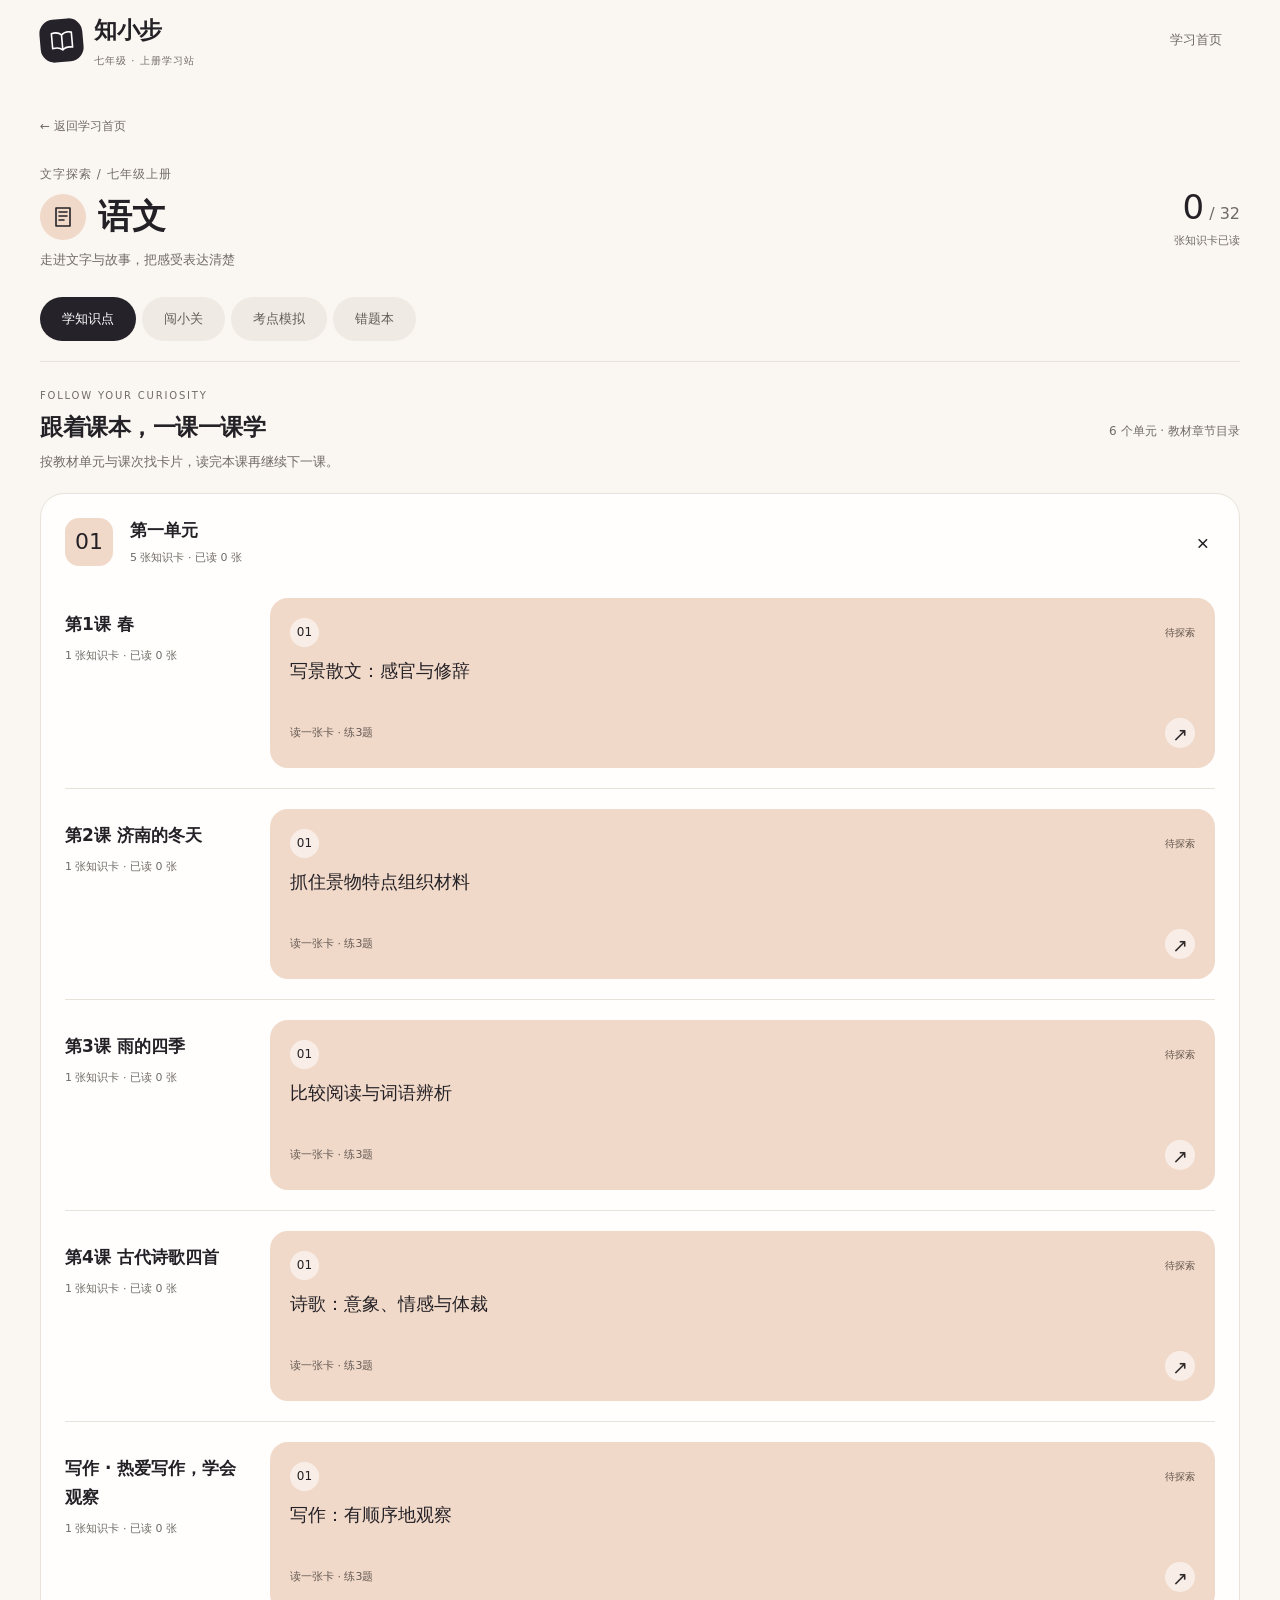
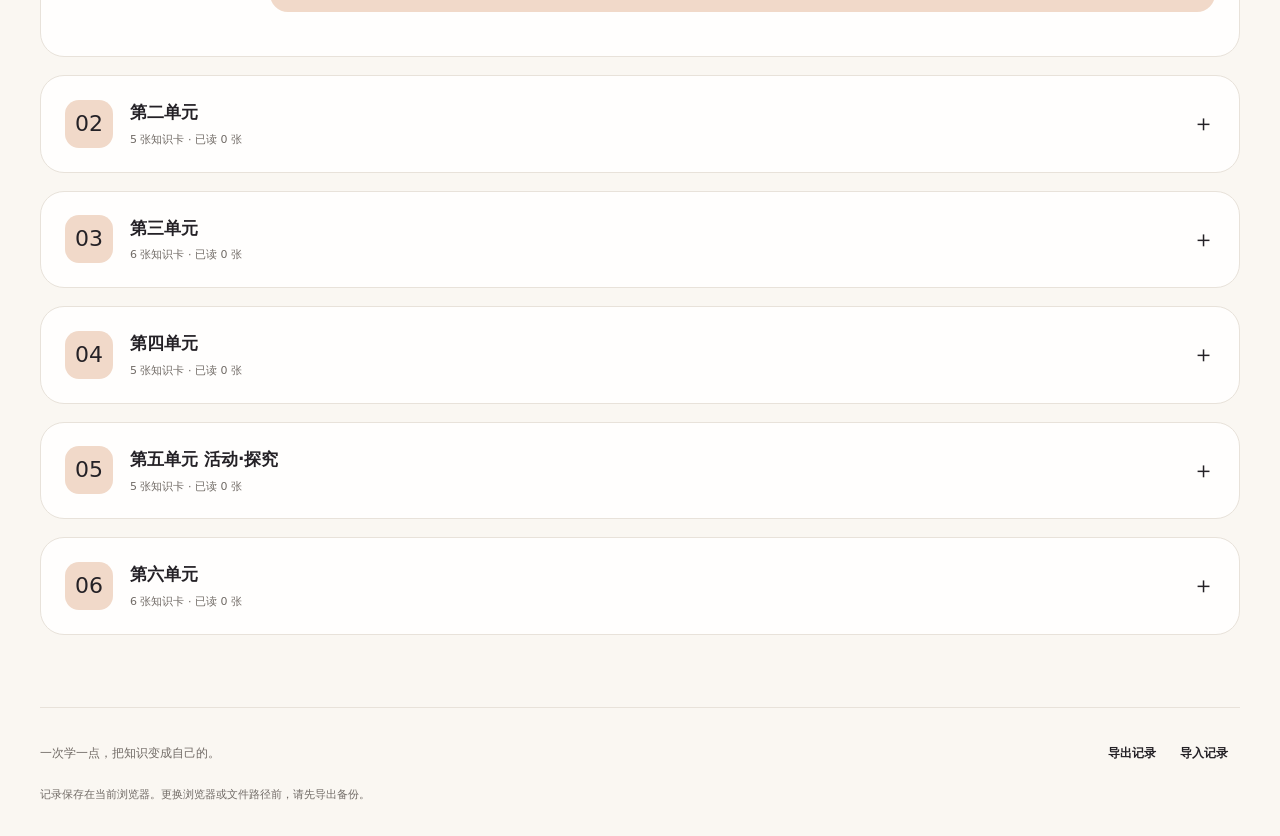
<file: chinese-grade7.html>
<!DOCTYPE html>
<html lang="zh-CN">
<head>
<meta charset="UTF-8">
<meta name="viewport" content="width=device-width, initial-scale=1.0, viewport-fit=cover">
<title>语文 · 七年级上册 · 知小步</title>
<link rel="stylesheet" href="assets/styles/learning.css?v=20261021-compact1">
<script src="assets/js/core/content.js?v=20261021-compact1"></script>
<script src="content/grade7-semester1/manifest.js"></script>
<script src="content/grade7-semester1/editions/chinese.js?v=20261021-compact1"></script>
<script src="assets/js/core/editions.js?v=20261021-compact1"></script>
<script src="assets/js/core/storage.js?v=20261021-compact1"></script>
<script src="assets/js/core/questions.js?v=20261021-compact1"></script>
<script src="assets/js/core/practice.js?v=20261021-compact1"></script>
<script src="assets/js/pages/ui.js?v=20261021-compact1"></script>
<script src="assets/js/pages/subject.js?v=20261021-compact1"></script>
</head>
<body class="g7-body" data-subject="chinese">
<div id="learning-app"></div>
<div id="legacy-root" hidden></div>
<noscript>请启用浏览器JavaScript以使用知识卡和练习。</noscript>
<script>Grade7.UI.boot();</script>
</body>
</html>
</file>
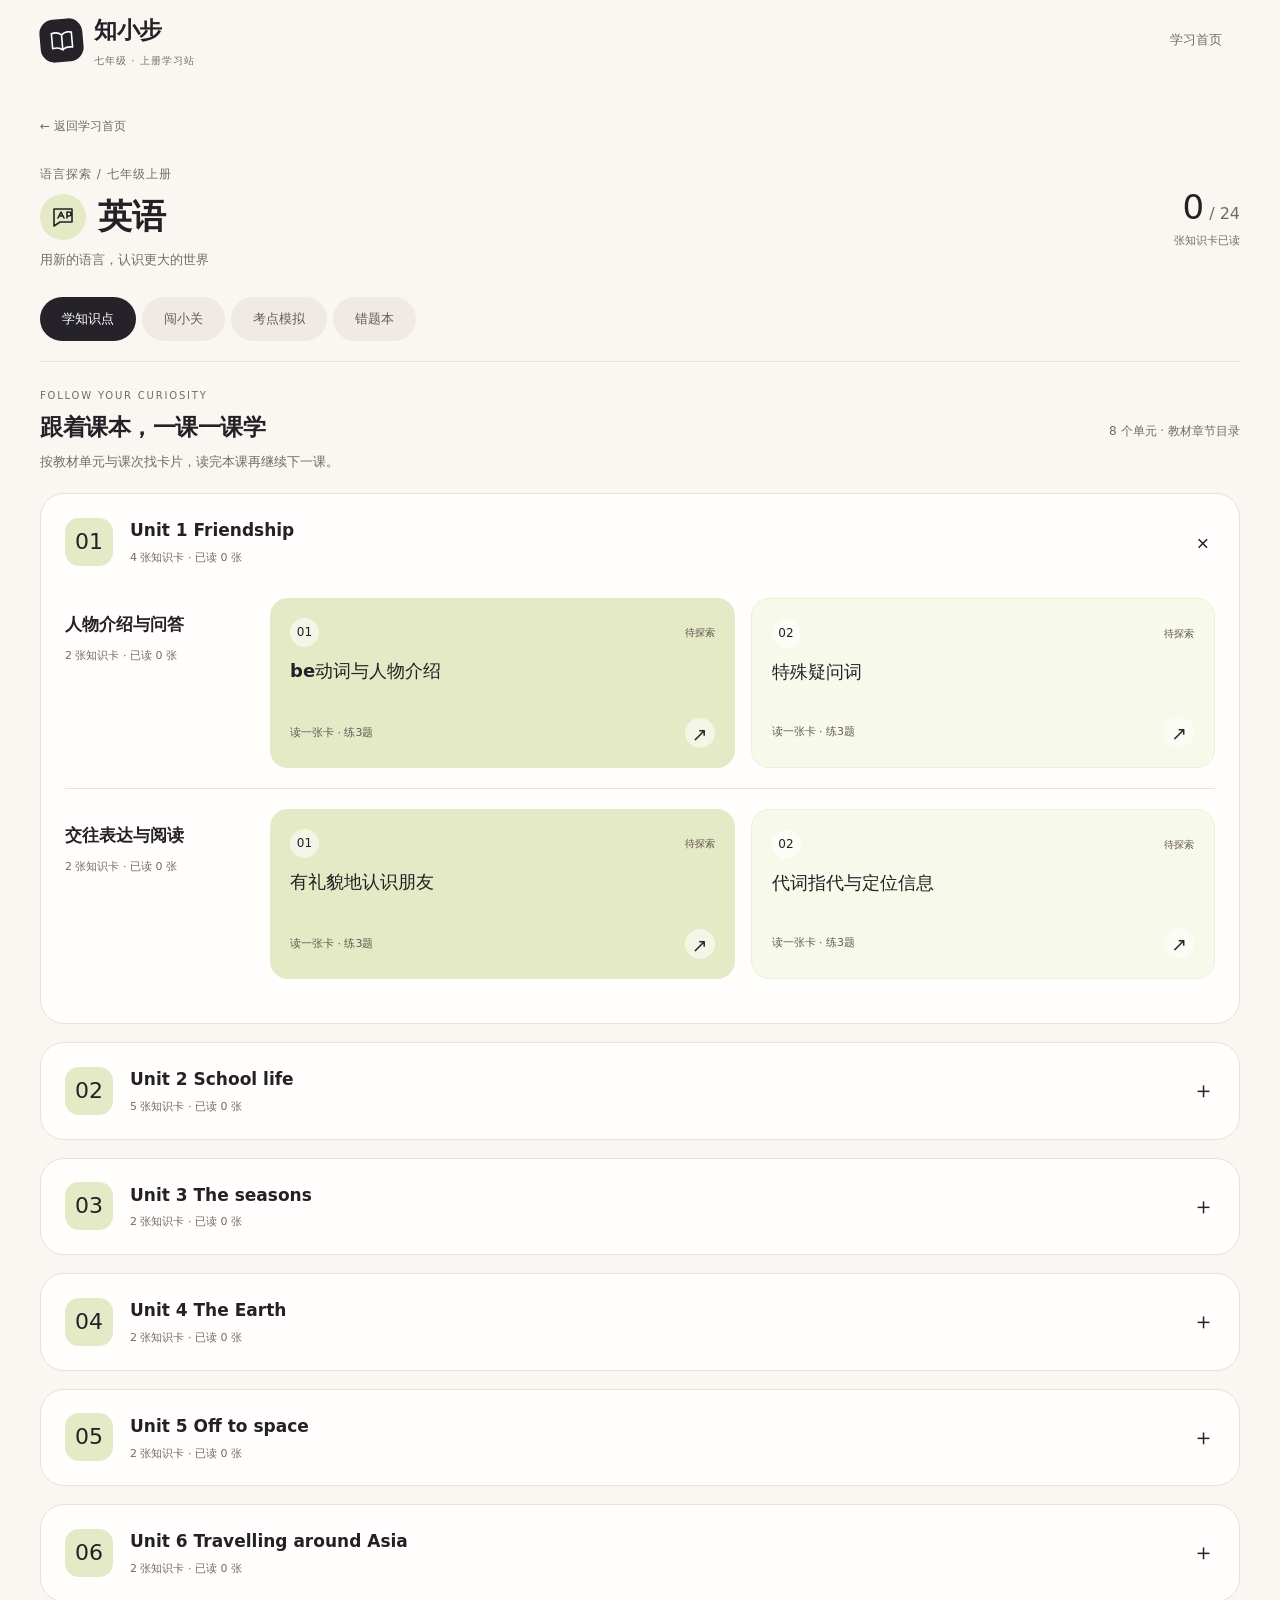
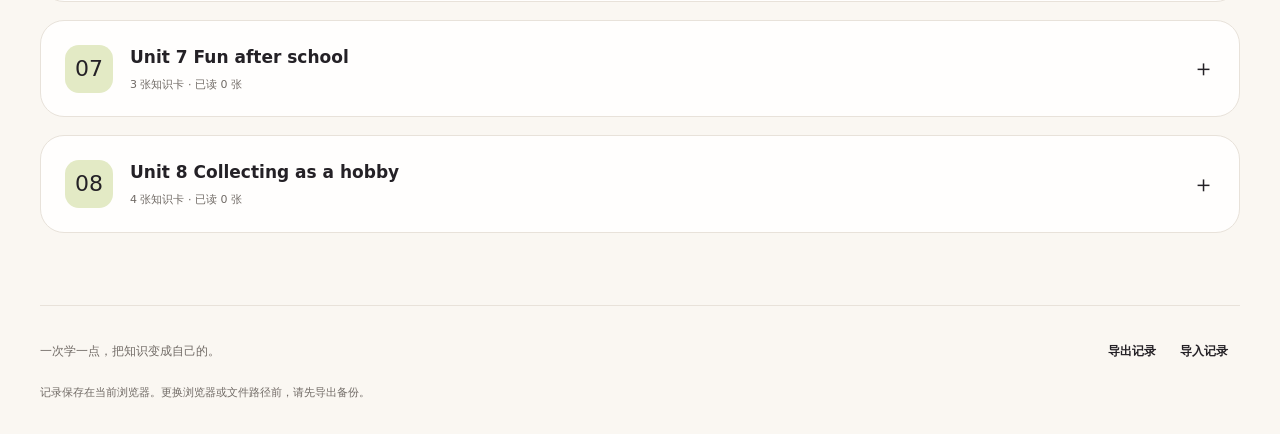
<file: english-grade7.html>
<!DOCTYPE html>
<html lang="zh-CN">
<head>
<meta charset="UTF-8">
<meta name="viewport" content="width=device-width, initial-scale=1.0, viewport-fit=cover">
<title>英语 · 七年级上册 · 知小步</title>
<link rel="stylesheet" href="assets/styles/learning.css?v=20261021-compact1">
<script src="assets/js/core/content.js?v=20261021-compact1"></script>
<script src="content/grade7-semester1/manifest.js"></script>
<script src="content/grade7-semester1/editions/english.js?v=20261021-compact1"></script>
<script src="assets/js/core/editions.js?v=20261021-compact1"></script>
<script src="assets/js/core/storage.js?v=20261021-compact1"></script>
<script src="assets/js/core/questions.js?v=20261021-compact1"></script>
<script src="assets/js/core/practice.js?v=20261021-compact1"></script>
<script src="assets/js/pages/ui.js?v=20261021-compact1"></script>
<script src="assets/js/pages/subject.js?v=20261021-compact1"></script>
</head>
<body class="g7-body" data-subject="english">
<div id="learning-app"></div>
<div id="legacy-root" hidden></div>
<noscript>请启用浏览器JavaScript以使用知识卡和练习。</noscript>
<script>Grade7.UI.boot();</script>
</body>
</html>
</file>
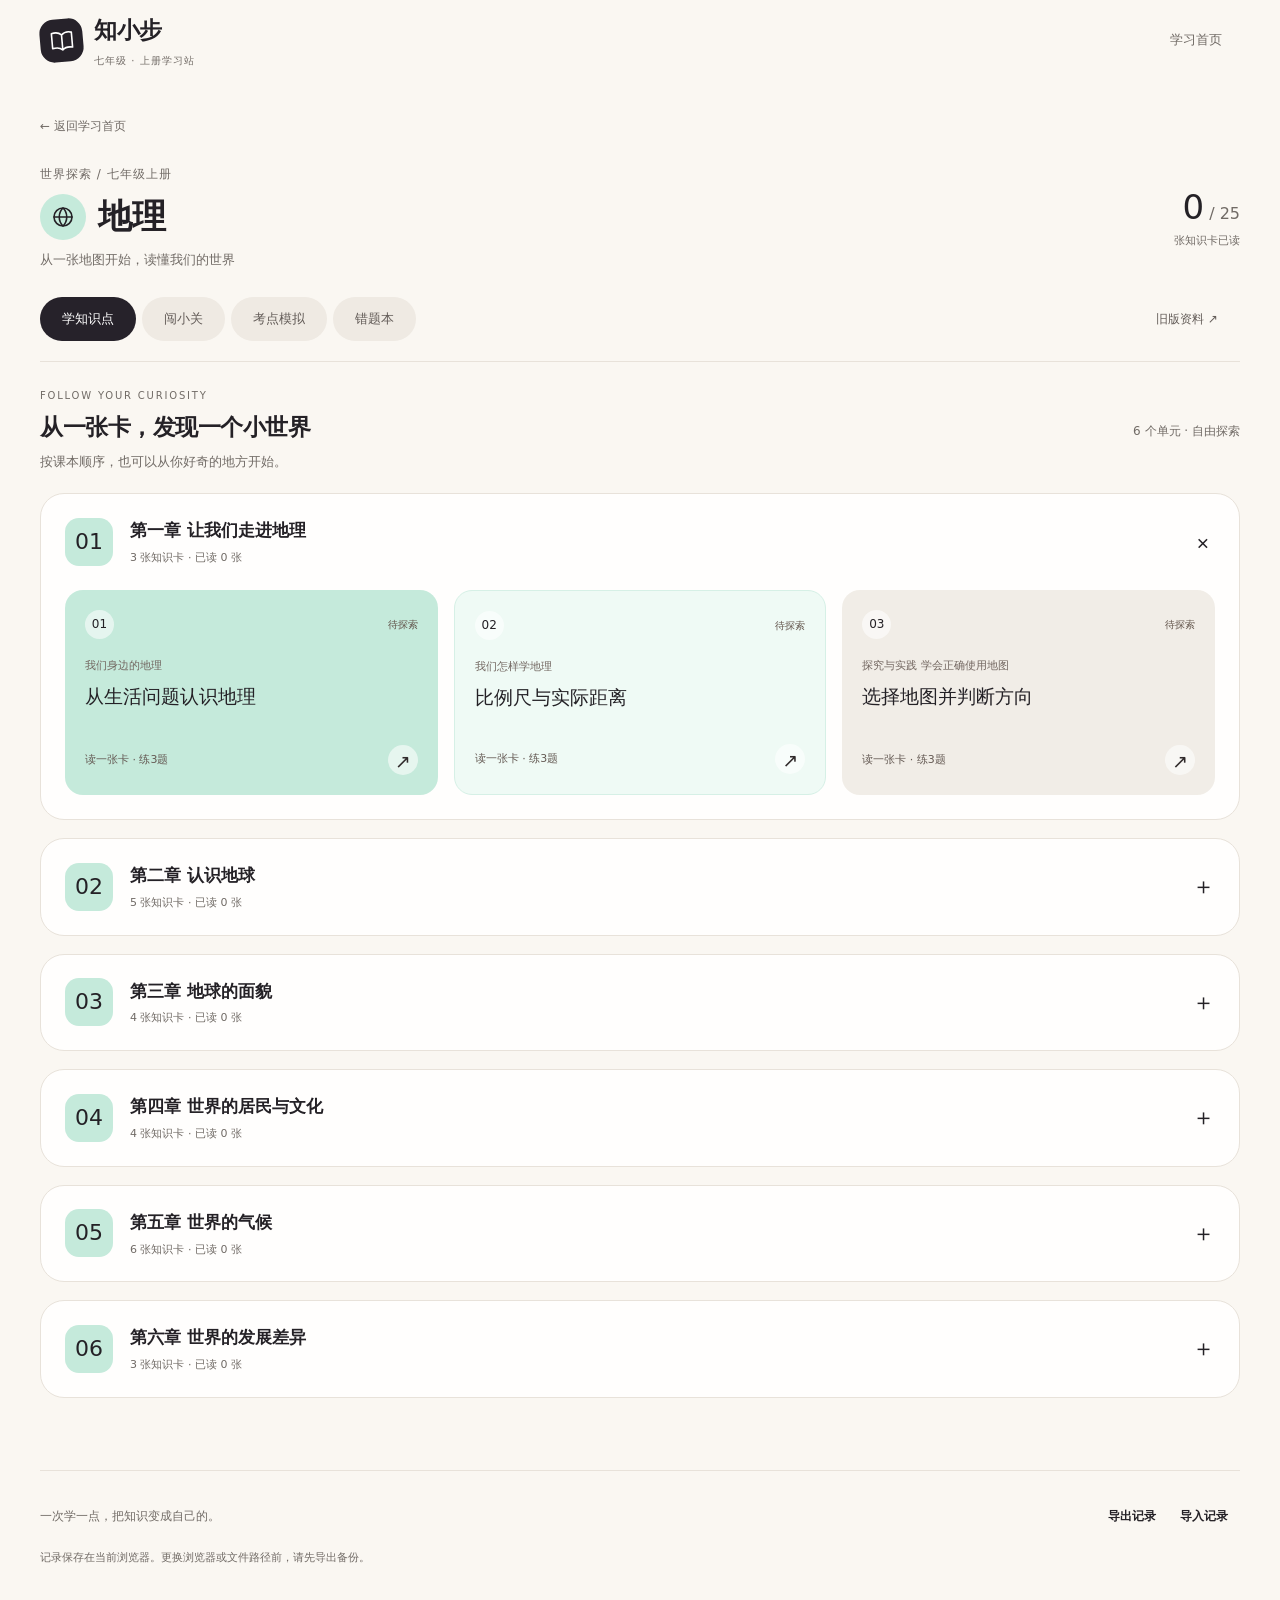
<file: geography-grade7.html>
<!-- Generated by Trae Work -->
<!DOCTYPE html>
<html lang="zh-CN">
<head>
<meta charset="UTF-8">
<meta name="viewport" content="width=device-width, initial-scale=1.0">
<title>七年级地理上册（湘教版）- 知识回顾与互动测试</title>
<style>
:root {
  --bg: #1a1423;
  --bg2: #221a30;
  --surface: #2a2040;
  --surface2: #33284e;
  --ink: #f0e8d8;
  --muted: #a99bb8;
  --accent: #d4a574;
  --accent2: #8b5e3c;
  --gold: #e8c87a;
  --cyan: #e8c87a;
  --jade: #6ab17a;
  --crimson: #c44a4a;
  --indigo: #5b6db8;
  --teal: #26a69a;
  --amber: #ffb74d;
  --rule: #3d3055;
  --shadow: 0 4px 24px rgba(0,0,0,0.3);
}
* { margin: 0; padding: 0; box-sizing: border-box; }
body {
  font-family: 'PingFang SC', 'Microsoft YaHei', sans-serif;
  background: var(--bg);
  color: var(--ink);
  line-height: 1.7;
  min-height: 100vh;
}
::-webkit-scrollbar { width: 8px; }
::-webkit-scrollbar-track { background: var(--bg2); }
::-webkit-scrollbar-thumb { background: var(--accent2); border-radius: 4px; }

.hero {
  background: linear-gradient(135deg, var(--bg) 0%, var(--bg2) 50%, var(--surface) 100%);
  padding: 48px 24px 40px;
  text-align: center;
  position: relative;
  overflow: hidden;
  border-bottom: 2px solid var(--accent2);
}
.hero::before {
  content: '';
  position: absolute;
  top: -50%;
  left: -50%;
  width: 200%;
  height: 200%;
  background: radial-gradient(circle at 30% 30%, rgba(38,198,218,0.08) 0%, transparent 50%),
              radial-gradient(circle at 70% 70%, rgba(66,165,245,0.08) 0%, transparent 50%);
  pointer-events: none;
}
.hero h1 { font-size: 2.2em; color: var(--cyan); margin-bottom: 8px; letter-spacing: 2px; position: relative; }
.hero .subtitle { color: var(--accent); font-size: 1.1em; margin-bottom: 16px; position: relative; }
.hero .meta-tags { display: flex; justify-content: center; gap: 12px; flex-wrap: wrap; position: relative; }
.hero .tag { background: var(--surface2); border: 1px solid var(--accent2); border-radius: 20px; padding: 4px 16px; font-size: 0.85em; color: var(--muted); }
.hero .tag strong { color: var(--cyan); }

.nav-bar {
  display: flex; justify-content: center; gap: 8px;
  padding: 16px 24px; background: var(--bg2);
  border-bottom: 1px solid var(--rule);
  position: sticky; top: 0; z-index: 100; flex-wrap: wrap;
}
.nav-btn {
  background: var(--surface); border: 1px solid var(--rule);
  color: var(--ink); padding: 8px 24px; border-radius: 8px;
  cursor: pointer; font-size: 0.95em; transition: all 0.25s;
  text-decoration: none; display: inline-block;
}
.nav-btn:hover { border-color: var(--accent); color: var(--accent); }
.nav-btn.active { background: var(--accent2); border-color: var(--cyan); color: var(--cyan); }
.nav-btn-home {
  border-color: var(--cyan);
  color: var(--cyan);
}
.nav-btn-wrong {
  border-color: #e74c3c;
  color: #e74c3c;
}
.nav-btn-wrong:hover {
  background: rgba(231, 76, 60, 0.1);
  border-color: #e74c3c;
  color: #e74c3c;
}

/* 错题本样式 */
.wb-header {
  display: flex; justify-content: space-between; align-items: center;
  margin-bottom: 20px; flex-wrap: wrap; gap: 12px;
}
.wb-header h2 { color: var(--cyan); margin: 0; }
.wb-stats { color: var(--muted); font-size: 0.95em; }
.wb-stats strong { color: #e74c3c; font-size: 1.2em; }
.wb-empty {
  text-align: center; padding: 60px 20px;
  background: var(--surface); border-radius: 12px;
  border: 1px dashed var(--rule);
}
.wb-toolbar {
  display: flex; align-items: center; gap: 16px;
  margin-bottom: 20px; flex-wrap: wrap;
}
.wb-list { display: flex; flex-direction: column; gap: 16px; }
.wb-card {
  background: var(--surface); border: 1px solid var(--rule);
  border-radius: 12px; padding: 20px;
}
.wb-card-head {
  display: flex; justify-content: space-between; align-items: center;
  margin-bottom: 12px; flex-wrap: wrap; gap: 8px;
}
.wb-tag {
  background: rgba(231, 76, 60, 0.1); color: #e74c3c;
  padding: 3px 10px; border-radius: 6px; font-size: 0.8em;
}
.wb-count { color: var(--muted); font-size: 0.85em; }
.wb-card-q {
  font-weight: 600; line-height: 1.7; margin-bottom: 12px;
  color: var(--ink);
}
.wb-options { display: flex; flex-direction: column; gap: 8px; margin-bottom: 12px; }
.wb-option {
  display: flex; align-items: flex-start; gap: 10px;
  padding: 10px 14px; background: var(--bg);
  border: 1px solid var(--rule); border-radius: 8px;
  font-size: 0.92em; line-height: 1.6;
}
.wb-option.correct {
  background: rgba(46, 204, 113, 0.1);
  border-color: var(--teal); color: var(--teal);
}
.wb-option.wrong {
  background: rgba(231, 76, 60, 0.1);
  border-color: var(--crimson); color: var(--crimson);
  text-decoration: line-through;
  text-decoration-color: rgba(231, 76, 60, 0.5);
}
.wb-opt-label {
  font-weight: 700; min-width: 24px;
}
.wb-explain {
  background: var(--accent2); padding: 12px 16px;
  border-radius: 8px; font-size: 0.9em;
  line-height: 1.7; border-left: 3px solid var(--cyan);
  color: var(--ink);
}
.wb-explain strong { color: var(--cyan); }
.wb-practice-header {
  display: flex; justify-content: space-between; align-items: center;
  margin-bottom: 20px; flex-wrap: wrap; gap: 12px;
}
.wb-progress { color: var(--muted); font-size: 0.95em; }

/* 错题本练习页面样式 */
.q-card { background: var(--surface); border: 1px solid var(--rule); border-radius: 16px; padding: 28px 24px; margin-bottom: 20px; position: relative; }
.q-actions { display: flex; gap: 12px; margin-top: 20px; }
.q-opt-label { width: 28px; height: 28px; display: flex; align-items: center; justify-content: center; border-radius: 50%; background: var(--surface2); font-weight: 600; font-size: 0.85em; color: var(--accent); flex-shrink: 0; }
.q-option.correct .q-opt-label { background: var(--teal); color: #fff; }
.q-option.wrong .q-opt-label { background: var(--crimson); color: #fff; }

.main-content { max-width: 960px; margin: 0 auto; padding: 32px 20px 60px; }
.section { display: none; animation: fadeIn 0.4s; }
.section.active { display: block; }
@keyframes fadeIn { from { opacity: 0; transform: translateY(10px); } to { opacity: 1; transform: translateY(0); } }

.unit-card {
  background: var(--surface); border: 1px solid var(--rule);
  border-radius: 12px; margin-bottom: 16px; overflow: hidden;
  transition: border-color 0.25s;
}
.unit-card:hover { border-color: var(--accent2); }
.unit-header {
  display: flex; align-items: center; justify-content: space-between;
  padding: 16px 20px; cursor: pointer; user-select: none;
}
.unit-header .unit-title { font-size: 1.05em; color: var(--accent); font-weight: 600; }
.unit-header .unit-period { font-size: 0.8em; color: var(--muted); margin-top: 2px; }
.unit-header .toggle {
  width: 28px; height: 28px; display: flex; align-items: center;
  justify-content: center; border-radius: 50%;
  background: var(--surface2); color: var(--accent);
  transition: transform 0.3s; font-size: 1.2em;
}
.unit-card.open .toggle { transform: rotate(45deg); }
.unit-body { max-height: 0; overflow: hidden; transition: max-height 0.4s ease; }
.unit-card.open .unit-body { max-height: 12000px; }
.lessons { padding: 0 20px 16px; }
.lesson-block { margin-bottom: 12px; border-left: 3px solid var(--accent2); padding-left: 14px; }
.lesson-title { font-size: 0.95em; color: var(--cyan); cursor: pointer; padding: 6px 0; user-select: none; }
.lesson-title .star { color: var(--amber); font-size: 0.85em; }
.point-list { display: none; padding: 8px 0 8px 4px; }
.lesson-block.open .point-list { display: block; animation: slideDown 0.3s; }
@keyframes slideDown { from { opacity: 0; } to { opacity: 1; } }
.point-card { background: var(--bg2); border-radius: 8px; padding: 12px 14px; margin-bottom: 8px; border: 1px solid transparent; transition: border-color 0.2s; }
.point-card:hover { border-color: var(--accent2); }
.point-title { font-size: 0.9em; color: var(--accent); margin-bottom: 6px; font-weight: 600; }
.point-title .freq { font-size: 0.75em; padding: 1px 8px; border-radius: 10px; margin-left: 8px; }
.freq-high { background: rgba(239,83,80,0.2); color: var(--crimson); }
.freq-mid { background: rgba(38,198,218,0.2); color: var(--cyan); }
.point-content { font-size: 0.88em; color: var(--ink); line-height: 1.8; opacity: 0.9; }
.point-type { font-size: 0.75em; color: var(--muted); margin-top: 6px; }

/* 单元小结测试 */
.unit-quiz-section {
  margin-top: 16px;
  padding-top: 16px;
  border-top: 2px dashed var(--rule);
}
.unit-quiz-header {
  display: flex;
  align-items: center;
  justify-content: space-between;
  padding: 12px 16px;
  background: linear-gradient(135deg, rgba(66,165,245,0.12), rgba(38,198,218,0.08));
  border: 1px solid var(--accent2);
  border-radius: 10px;
  cursor: pointer;
  user-select: none;
  transition: all 0.25s;
}
.unit-quiz-header:hover {
  border-color: var(--cyan);
  background: linear-gradient(135deg, rgba(66,165,245,0.18), rgba(38,198,218,0.12));
}
.unit-quiz-header .quiz-title {
  font-size: 1em;
  color: var(--cyan);
  font-weight: 600;
  display: flex;
  align-items: center;
  gap: 8px;
}
.unit-quiz-header .quiz-title .icon { font-size: 1.2em; }
.unit-quiz-header .quiz-meta {
  font-size: 0.8em;
  color: var(--muted);
}
.unit-quiz-header .toggle-arrow {
  color: var(--accent);
  transition: transform 0.3s;
  font-size: 1.1em;
}
.unit-quiz-section.open .toggle-arrow { transform: rotate(180deg); }

.unit-quiz-body {
  max-height: 0;
  overflow: hidden;
  transition: max-height 0.5s ease;
}
.unit-quiz-section.open .unit-quiz-body {
  max-height: 12000px;
}

.unit-quiz-content {
  padding: 16px 4px 4px;
}
.uq-card {
  background: var(--surface);
  border: 1px solid var(--rule);
  border-radius: 12px;
  padding: 18px 18px 16px;
  margin-bottom: 14px;
}
.uq-type-badge {
  display: inline-block;
  font-size: 0.72em;
  padding: 2px 10px;
  border-radius: 10px;
  margin-bottom: 10px;
}
.uq-choice { background: rgba(66,165,245,0.15); color: var(--accent); border: 1px solid var(--accent2); }
.uq-judge { background: rgba(38,198,218,0.15); color: var(--cyan); border: 1px solid var(--cyan); }
.uq-material { background: rgba(38,166,154,0.15); color: var(--teal); border: 1px solid var(--teal); }
.uq-comprehensive { background: rgba(255,183,77,0.15); color: var(--amber); border: 1px solid var(--amber); }

.uq-source { font-size: 0.75em; color: var(--muted); margin-bottom: 8px; font-style: italic; }
.uq-question { font-size: 0.95em; color: var(--ink); line-height: 1.7; margin-bottom: 12px; }
.uq-material-text {
  background: var(--bg2);
  border-left: 3px solid var(--teal);
  padding: 10px 14px;
  margin-bottom: 12px;
  font-size: 0.88em;
  color: var(--muted);
  line-height: 1.8;
  white-space: pre-line;
}

.uq-options { display: flex; flex-direction: column; gap: 8px; }
.uq-option {
  background: var(--bg2);
  border: 1px solid var(--rule);
  border-radius: 8px;
  padding: 10px 14px;
  cursor: pointer;
  font-size: 0.9em;
  color: var(--ink);
  transition: all 0.2s;
  display: flex;
  align-items: flex-start;
  gap: 10px;
}
.uq-option:hover { border-color: var(--accent); background: var(--surface2); }
.uq-option.selected { border-color: var(--accent); background: rgba(66,165,245,0.1); }
.uq-option.correct { border-color: var(--teal); background: rgba(38,166,154,0.12); color: var(--teal); }
.uq-option.wrong { border-color: var(--crimson); background: rgba(239,83,80,0.1); color: var(--crimson); }
.uq-option.disabled { cursor: default; }
.uq-option .opt-label {
  flex-shrink: 0;
  width: 22px;
  height: 22px;
  display: flex;
  align-items: center;
  justify-content: center;
  background: var(--surface);
  border: 1px solid var(--rule);
  border-radius: 50%;
  font-size: 0.78em;
  color: var(--muted);
  font-weight: 600;
}
.uq-option.selected .opt-label {
  border-color: var(--accent);
  color: var(--accent);
}
.uq-option.correct .opt-label {
  border-color: var(--teal);
  background: var(--teal);
  color: #fff;
}
.uq-option.wrong .opt-label {
  border-color: var(--crimson);
  background: var(--crimson);
  color: #fff;
}

.uq-judge-options { display: flex; gap: 12px; margin-bottom: 4px; }
.uq-judge-btn {
  flex: 1;
  padding: 12px;
  text-align: center;
  background: var(--bg2);
  border: 1px solid var(--rule);
  border-radius: 8px;
  cursor: pointer;
  font-size: 0.95em;
  transition: all 0.2s;
  color: var(--ink);
}
.uq-judge-btn:hover { border-color: var(--accent); background: var(--surface2); }
.uq-judge-btn.selected { border-color: var(--accent); background: rgba(66,165,245,0.1); color: var(--accent); }
.uq-judge-btn.correct { border-color: var(--teal); background: rgba(38,166,154,0.15); color: var(--teal); }
.uq-judge-btn.wrong { border-color: var(--crimson); background: rgba(239,83,80,0.1); color: var(--crimson); }
.uq-judge-btn.disabled { cursor: default; }

.uq-explain {
  margin-top: 12px;
  padding: 10px 14px;
  background: rgba(38,198,218,0.08);
  border-left: 3px solid var(--cyan);
  border-radius: 0 6px 6px 0;
  font-size: 0.85em;
  color: var(--muted);
  line-height: 1.7;
  display: none;
}
.uq-explain.show { display: block; animation: fadeIn 0.3s; }
.uq-explain strong { color: var(--accent); }

.uq-score-bar {
  display: flex;
  justify-content: space-between;
  align-items: center;
  padding: 14px 18px;
  background: var(--surface);
  border: 1px solid var(--rule);
  border-radius: 10px;
  margin-top: 16px;
}
.uq-score-info { font-size: 0.9em; color: var(--muted); }
.uq-score-info strong { color: var(--cyan); font-size: 1.2em; }
.uq-reset-btn {
  padding: 6px 16px;
  font-size: 0.82em;
  background: var(--surface2);
  color: var(--accent);
  border: 1px solid var(--rule);
  border-radius: 6px;
  cursor: pointer;
  transition: all 0.2s;
}
.uq-reset-btn:hover { border-color: var(--accent); background: var(--surface); }

.quiz-intro { text-align: center; padding: 40px 20px; }
.quiz-intro h2 { color: var(--cyan); font-size: 1.8em; margin-bottom: 12px; }
.quiz-intro p { color: var(--muted); max-width: 560px; margin: 0 auto 20px; }
.quiz-modes { display: grid; grid-template-columns: repeat(auto-fit, minmax(200px, 1fr)); gap: 16px; max-width: 700px; margin: 0 auto; }
.mode-card {
  background: var(--surface); border: 1px solid var(--rule);
  border-radius: 12px; padding: 24px 16px; cursor: pointer;
  transition: all 0.25s; text-align: center; position: relative;
}
.mode-card:hover { border-color: var(--accent); transform: translateY(-4px); box-shadow: var(--shadow); }
.mode-icon { font-size: 2.5em; margin-bottom: 8px; }
.mode-name { color: var(--cyan); font-weight: 600; margin-bottom: 4px; }
.mode-desc { font-size: 0.8em; color: var(--muted); }
.mode-count { font-size: 0.75em; color: var(--accent2); margin-top: 6px; }
.mode-round { display: inline-block; margin-top: 8px; padding: 2px 10px; font-size: 0.72em; border-radius: 10px; background: rgba(38,198,218,0.12); color: var(--cyan); border: 1px solid var(--cyan); }
.mode-progress-tag {
  position: absolute; top: 8px; right: 8px;
  padding: 2px 10px; font-size: 0.7em; border-radius: 10px;
  background: rgba(38,166,154,0.15); color: var(--teal);
  border: 1px solid var(--teal);
}

.quiz-area { display: none; }
.quiz-area.active { display: block; }
.quiz-topbar { display: flex; justify-content: space-between; align-items: center; margin-bottom: 20px; flex-wrap: wrap; gap: 12px; }
.quiz-progress { flex: 1; height: 8px; background: var(--surface); border-radius: 4px; overflow: hidden; min-width: 200px; }
.quiz-progress-bar { height: 100%; background: linear-gradient(90deg, var(--accent2), var(--cyan)); border-radius: 4px; transition: width 0.4s; width: 0%; }
.quiz-stats { display: flex; gap: 16px; font-size: 0.85em; }
.stat-item { color: var(--muted); }
.stat-item strong { color: var(--accent); }
.stat-item.score strong { color: var(--cyan); }

.back-btn {
  display: inline-flex; align-items: center; gap: 6px;
  background: var(--surface2); color: var(--accent);
  border: 1px solid var(--rule); padding: 8px 18px;
  border-radius: 8px; cursor: pointer; font-size: 0.9em;
  transition: all 0.2s; margin-bottom: 16px;
}
.back-btn:hover { border-color: var(--accent); background: var(--surface); }
.quiz-header-bar { display: flex; justify-content: space-between; align-items: center; margin-bottom: 4px; flex-wrap: wrap; gap: 8px; }
.quiz-mode-title { color: var(--cyan); font-size: 1.1em; font-weight: 600; }
.quiz-round-badge { padding: 3px 12px; font-size: 0.78em; border-radius: 12px; background: rgba(38,166,154,0.15); color: var(--teal); border: 1px solid var(--teal); }

.question-card { background: var(--surface); border: 1px solid var(--rule); border-radius: 16px; padding: 28px 24px; margin-bottom: 20px; position: relative; }
.q-type-badge { display: inline-block; font-size: 0.75em; padding: 2px 12px; border-radius: 12px; margin-bottom: 12px; }
.badge-map { background: rgba(66,165,245,0.15); color: var(--accent); border: 1px solid var(--accent2); }
.badge-reason { background: rgba(38,198,218,0.15); color: var(--cyan); border: 1px solid var(--cyan); }
.badge-calc { background: rgba(255,183,77,0.15); color: var(--amber); border: 1px solid var(--amber); }
.badge-chart { background: rgba(38,166,154,0.15); color: var(--teal); border: 1px solid var(--teal); }
.badge-compare { background: rgba(171,71,188,0.25); color: #ce93d8; border: 1px solid #ab47bc; }

.q-source { font-size: 0.78em; color: var(--muted); margin-bottom: 8px; font-style: italic; }
.q-scenario { font-size: 0.82em; color: var(--muted); font-style: italic; margin-bottom: 12px; padding: 10px 14px; background: rgba(0,0,0,0.15); border-radius: 8px; border-left: 3px solid var(--accent2); }
.q-text { font-size: 1.05em; color: var(--ink); margin-bottom: 20px; line-height: 1.8; }

.q-options { display: flex; flex-direction: column; gap: 10px; }
.q-option { display: flex; align-items: center; gap: 12px; padding: 12px 16px; background: var(--bg2); border: 1px solid var(--rule); border-radius: 10px; cursor: pointer; transition: all 0.2s; user-select: none; }
.q-option:hover { border-color: var(--accent); background: var(--surface2); }
.q-option.selected { border-color: var(--accent); background: rgba(66,165,245,0.08); }
.q-option.correct { border-color: var(--teal); background: rgba(38,166,154,0.12); }
.q-option.wrong { border-color: var(--crimson); background: rgba(239,83,80,0.12); }
.q-option.disabled { pointer-events: none; }
.opt-label { width: 28px; height: 28px; display: flex; align-items: center; justify-content: center; border-radius: 50%; background: var(--surface2); font-weight: 600; font-size: 0.85em; color: var(--accent); flex-shrink: 0; }
.q-option.correct .opt-label { background: var(--teal); color: #fff; }
.q-option.wrong .opt-label { background: var(--crimson); color: #fff; }
.opt-text { font-size: 0.92em; }

.feedback { margin-top: 16px; padding: 14px 16px; border-radius: 10px; display: none; }
.feedback.show { display: block; animation: slideDown 0.3s; }
.feedback.correct { background: rgba(38,166,154,0.1); border: 1px solid var(--teal); }
.feedback.wrong { background: rgba(239,83,80,0.1); border: 1px solid var(--crimson); }
.feedback .fb-title { font-weight: 600; margin-bottom: 4px; }
.feedback.correct .fb-title { color: var(--teal); }
.feedback.wrong .fb-title { color: var(--crimson); }
.feedback .fb-explain { font-size: 0.85em; color: var(--muted); }

.btn-row { display: flex; gap: 12px; margin-top: 20px; }
.btn { padding: 10px 32px; border: none; border-radius: 8px; cursor: pointer; font-size: 0.95em; font-weight: 600; transition: all 0.2s; }
.btn-primary { background: linear-gradient(135deg, var(--accent2), var(--accent)); color: #fff; }
.btn-primary:hover { transform: translateY(-2px); box-shadow: 0 4px 16px rgba(66,165,245,0.3); }
.btn-primary:disabled { opacity: 0.4; cursor: not-allowed; transform: none; }
.btn-secondary { background: var(--surface2); color: var(--accent); border: 1px solid var(--rule); }
.btn-secondary:hover { border-color: var(--accent); }

.result-card { background: var(--surface); border: 1px solid var(--rule); border-radius: 16px; padding: 40px 24px; text-align: center; }
.result-score { font-size: 3em; color: var(--cyan); font-weight: 700; margin: 16px 0; }
.result-grade { font-size: 1.3em; color: var(--accent); margin-bottom: 8px; }
.result-msg { color: var(--muted); margin-bottom: 24px; }
.result-badges { display: flex; justify-content: center; gap: 12px; flex-wrap: wrap; margin-bottom: 24px; }
.badge { padding: 6px 16px; border-radius: 20px; font-size: 0.85em; background: var(--bg2); border: 1px solid var(--accent2); color: var(--accent); }

.result-detail { text-align: left; max-width: 500px; margin: 0 auto 24px; }
.result-row { display: flex; justify-content: space-between; padding: 8px 0; border-bottom: 1px solid var(--rule); font-size: 0.9em; }
.result-row:last-child { border-bottom: none; }
.result-row span:last-child { color: var(--accent); }

.round-upgrade {
  margin-top: 16px; padding: 12px 16px; border-radius: 10px;
  background: rgba(38,198,218,0.1); border: 1px solid var(--cyan);
  color: var(--cyan); font-size: 0.9em;
}

@media (max-width: 640px) {
  .hero h1 { font-size: 1.6em; }
  .q-text { font-size: 0.95em; }
  .nav-btn { padding: 6px 14px; font-size: 0.85em; }
}
</style>
<link rel="stylesheet" href="assets/styles/learning.css?v=20261021-compact1">
<script src="assets/js/core/content.js?v=20261021-compact1"></script>
<script src="content/grade7-semester1/manifest.js"></script>
<script src="content/grade7-semester1/geography.js"></script>
<script src="content/grade7-semester1/editions/geography.js?v=20261021-compact1"></script>
<script src="assets/js/core/editions.js?v=20261021-compact1"></script>
<script src="assets/js/core/storage.js?v=20261021-compact1"></script>
<script src="assets/js/core/questions.js?v=20261021-compact1"></script>
<script src="assets/js/core/practice.js?v=20261021-compact1"></script>
<script src="assets/js/pages/ui.js?v=20261021-compact1"></script>
<script src="assets/js/pages/home.js?v=20261021-compact1"></script>
<script src="assets/js/pages/subject.js?v=20261021-compact1"></script>
</head>
<body class="g7-body" data-subject="geography">
<div id="learning-app"></div>
<div id="legacy-root" hidden>
<aside style="padding:16px;background:#fff3cf;color:#513d12">旧版资料存档：内容可能与已确认的2024版教材不一致，旧记录保留供回看。<a href="#learn">返回新版学习</a></aside>
<a class="g7-legacy-back" href="geography-grade7.html#learn">← 返回新版学习站</a>

<header class="hero">
  <h1>七年级地理上册（湘教版）</h1>
  <p class="subtitle">知识回顾与互动测试 · 湖南教育出版社</p>
  <div class="meta-tags">
    <span class="tag">教材：<strong>湘教版（2024秋新版）</strong></span>
    <span class="tag">地区：<strong>深圳</strong></span>
    <span class="tag">单元：<strong>5章 / 17节</strong></span>
  </div>
</header>

<nav class="nav-bar">
  <a href="index.html" class="nav-btn nav-btn-home">📚 科目选择</a>
  <button class="nav-btn active" data-tab="review" onclick="switchTab('review')">知识回顾</button>
  <button class="nav-btn" data-tab="quiz" onclick="switchTab('quiz')">互动测试</button>
  <button class="nav-btn" data-tab="stats" onclick="switchTab('stats')">学习统计</button>
  <button class="nav-btn nav-btn-wrong" onclick="showWrongBook()">📕 错题本</button>
</nav>

<main class="main-content">

<section class="section active" id="review">
  <div id="review-content"></div>
</section>

<section class="section" id="quiz">
  <div class="quiz-intro" id="quizIntro">
    <h2>地理探索 - 互动挑战</h2>
    <p>精选深圳中考风格题目，涵盖读图定位、现象推理、数据计算、图表判读、区域对比、综合探究六大题型。每轮答完得分≥70分解锁下一轮，难度递增。</p>
    <div class="quiz-modes" id="quizModes"></div>
  </div>
  <div class="quiz-area" id="quizArea"></div>
</section>

<section class="section" id="stats">
  <div class="result-card">
    <h2 style="color:var(--cyan);margin-bottom:20px;">学习数据</h2>
    <div id="statsContent">
      <p style="color:var(--muted);">完成测试后，你的成绩和知识点掌握情况将在这里展示。</p>
    </div>
  </div>
</section>

<section class="section" id="wrongBookPanel">
  <div id="wrongBookContent"></div>
</section>

</main>

<script>

// ============================================================
// 知识点数据（湘教版七年级上册 5章 17节）
// ============================================================
var REVIEW_DATA = Grade7.Content.legacy('geography').REVIEW_DATA;

// ============================================================
// 互动测试 - 模式配置
// ============================================================
var MODE_NAMES = {
  map: '读图定位',
  reason: '现象推理',
  calc: '数据计算',
  chart: '图表判读',
  compare: '区域对比',
  comprehensive: '综合探究'
};

var MODE_ICONS = {
  map: '\uD83D\uDDFA\uFE0F',
  reason: '\uD83E\uDDE0',
  calc: '\uD83D\uDCCA',
  chart: '\uD83D\uDCC8',
  compare: '\u2696\uFE0F',
  comprehensive: '\uD83C\uDF0D'
};

var MODE_DESCS = {
  map: '经纬网定位、方向判断、等高线判读等地图题',
  reason: '地理现象成因分析与推理',
  calc: '比例尺、气温垂直递减、人口密度等计算题',
  chart: '等高线图、气温曲线图、降水量柱状图等图表题',
  compare: '大洲对比、气候类型对比、人种对比等',
  comprehensive: '材料分析、综合应用'
};

var TOTAL_ROUNDS = 3;
var STORAGE_KEY = 'geography_xjb_v1';

// ============================================================
// 互动测试 - 题目数据（6模式 × 3轮 × 10题）
// ============================================================
var QUESTIONS = Grade7.Content.legacy('geography').QUESTIONS;

// ============================================================
// 单元小结测试（5章 × 7题）
// ============================================================
var UNIT_QUIZ = Grade7.Content.legacy('geography').UNIT_QUIZ

var WRONGBOOK_KEY = 'wrongbook_v1';
var SUBJECT_ID = 'geography';
var SUBJECT_NAME = '地理';

// ============================================================
// 错题本数据管理
// ============================================================
function loadWrongBook() {
  try {
    var s = localStorage.getItem(WRONGBOOK_KEY);
    if(s){var normalized=Grade7.Storage.normalizeLegacy(WRONGBOOK_KEY,s);if(normalized.data)return Grade7.Storage.legacyHTML(normalized.data);}
  } catch(e) {}
  return { history: [], morality: [], biology: [], geography: [] };
}

function saveWrongBook(wb) {
  try { localStorage.setItem(WRONGBOOK_KEY, JSON.stringify(wb)); } catch(e) {}
}

function addWrongQuestion(qInfo) {
  var wb = loadWrongBook();
  var list = wb[SUBJECT_ID] || [];
  // 检查是否已存在（用 q 内容去重）
  for (var i = 0; i < list.length; i++) {
    if (list[i].q === qInfo.q) {
      list[i].wrongCount++;
      list[i].lastWrongAt = Date.now();
      list[i].userAnswer = qInfo.userAnswer;
      wb[SUBJECT_ID] = list;
      saveWrongBook(wb);
      return;
    }
  }
  // 新增
  list.unshift({
    id: SUBJECT_ID + '_' + Date.now() + '_' + Math.floor(Math.random() * 1000),
    subject: SUBJECT_NAME,
    subjectId: SUBJECT_ID,
    source: qInfo.source || '练习',
    q: qInfo.q,
    options: qInfo.options || null,
    answer: qInfo.answer,
    userAnswer: qInfo.userAnswer,
    explain: qInfo.explain || '',
    qType: qInfo.qType || 'choice',
    wrongCount: 1,
    addedAt: Date.now(),
    lastWrongAt: Date.now(),
    correctCount: 0
  });
  wb[SUBJECT_ID] = list;
  saveWrongBook(wb);
}

function markWrongCorrect(qid) {
  var wb = loadWrongBook();
  var list = wb[SUBJECT_ID] || [];
  for (var i = 0; i < list.length; i++) {
    if (list[i].id === qid) {
      list[i].correctCount = (list[i].correctCount || 0) + 1;
      wb[SUBJECT_ID] = list;
      saveWrongBook(wb);
      return;
    }
  }
}

function getWrongCount(subjectId) {
  var wb = loadWrongBook();
  return (wb[subjectId] || []).length;
}

// ============================================================
// 错题本页面渲染
// ============================================================
var wrongBookState = { current: 0, questions: [], selectedAnswer: null, answered: false, mode: 'list' };

function showWrongBook() {
  document.querySelectorAll('.section').forEach(function(p) { p.classList.remove('active'); });
  document.querySelectorAll('.nav-btn').forEach(function(b) { b.classList.remove('active'); });
  document.getElementById('wrongBookPanel').classList.add('active');
  renderWrongBookList();
}

function renderWrongBookList() {
  var wb = loadWrongBook();
  var list = wb[SUBJECT_ID] || [];
  var html = '';
  html += '<div class="wb-header">';
  html += '<h2 style="margin:0;">📕 错题本 — ' + SUBJECT_NAME + '</h2>';
  html += '<div class="wb-stats">共 <strong>' + list.length + '</strong> 道错题</div>';
  html += '</div>';
  
  if (list.length === 0) {
    html += '<div class="wb-empty">';
    html += '<div style="font-size:3em; margin-bottom:16px;">🎉</div>';
    html += '<div style="font-size:1.1em; color:var(--muted);">暂无错题，继续加油！</div>';
    html += '</div>';
  } else {
    html += '<div class="wb-toolbar">';
    html += '<button class="nav-btn" onclick="startWrongBookPractice()">🎯 重新练习全部错题</button>';
    html += '<span style="color:var(--muted); font-size:0.9em;">答对不删除，永久收录</span>';
    html += '</div>';
    html += '<div class="wb-list">';
    for (var i = 0; i < list.length; i++) {
      var item = list[i];
      html += '<div class="wb-card">';
      html += '<div class="wb-card-head">';
      html += '<span class="wb-tag">' + item.source + '</span>';
      html += '<span class="wb-count">错 ' + item.wrongCount + ' 次' + (item.correctCount ? ' · 练对 ' + item.correctCount + ' 次' : '') + '</span>';
      html += '</div>';
      html += '<div class="wb-card-q">' + (i+1) + '. ' + item.q + '</div>';
      if (item.options) {
        html += '<div class="wb-options">';
        for (var j = 0; j < item.options.length; j++) {
          var optClass = '';
          if (j === item.answer) optClass = 'correct';
          else if (j === item.userAnswer) optClass = 'wrong';
          html += '<div class="wb-option ' + optClass + '">' + 
                  '<span class="wb-opt-label">' + String.fromCharCode(65+j) + '</span>' + 
                  item.options[j] + '</div>';
        }
        html += '</div>';
      }
      if (item.explain) {
        html += '<div class="wb-explain"><strong>解析：</strong>' + item.explain + '</div>';
      }
      html += '</div>';
    }
    html += '</div>';
  }
  
  document.getElementById('wrongBookContent').innerHTML = html;
}

function startWrongBookPractice() {
  var wb = loadWrongBook();
  var list = wb[SUBJECT_ID] || [];
  if (list.length === 0) return;
  
  // 转换为选择题形式用于练习
  var questions = [];
  for (var i = 0; i < list.length; i++) {
    if (list[i].options) {
      questions.push({
        id: list[i].id,
        q: list[i].q,
        options: list[i].options,
        answer: list[i].answer,
        explain: list[i].explain,
        source: list[i].source,
        _isWrong: true
      });
    }
  }
  
  if (questions.length === 0) {
    alert('当前没有可练习的选择题型错题');
    return;
  }
  
  wrongBookState = {
    current: 0,
    questions: questions,
    selectedAnswer: null,
    answered: false,
    mode: 'practice',
    score: 0
  };
  
  renderWrongBookQuestion();
}

function renderWrongBookQuestion() {
  var q = wrongBookState.questions[wrongBookState.current];
  var total = wrongBookState.questions.length;
  var html = '';
  html += '<div class="wb-practice-header">';
  html += '<button class="nav-btn" onclick="renderWrongBookList()">← 返回错题本</button>';
  html += '<div class="wb-progress">第 ' + (wrongBookState.current+1) + ' / ' + total + ' 题</div>';
  html += '</div>';
  
  html += '<div class="q-card">';
  html += '<div class="q-source">' + (q.source || '错题练习') + '</div>';
  html += '<div class="q-text">' + (wrongBookState.current+1) + '. ' + q.q + '</div>';
  html += '<div class="q-options">';
  for (var i = 0; i < q.options.length; i++) {
    html += '<div class="q-option" onclick="wbSelectOption(' + i + ', this)" data-idx="' + i + '">';
    html += '<span class="q-opt-label">' + String.fromCharCode(65+i) + '</span>' + q.options[i] + '</div>';
  }
  html += '</div>';
  html += '<div id="wbFeedback" class="feedback"></div>';
  html += '<div class="q-actions">';
  html += '<button id="wbSubmitBtn" class="btn-primary" onclick="wbSubmitAnswer()">提交答案</button>';
  html += '<button id="wbNextBtn" class="btn-primary" onclick="wbNextQuestion()" style="display:none;">下一题 →</button>';
  html += '</div>';
  html += '</div>';
  
  document.getElementById('wrongBookContent').innerHTML = html;
}

function wbSelectOption(idx, el) {
  if (wrongBookState.answered) return;
  wrongBookState.selectedAnswer = idx;
  var opts = document.querySelectorAll('#wrongBookContent .q-option');
  for (var i = 0; i < opts.length; i++) {
    opts[i].classList.remove('selected');
  }
  el.classList.add('selected');
}

function wbSubmitAnswer() {
  var q = wrongBookState.questions[wrongBookState.current];
  if (wrongBookState.selectedAnswer === null) return;
  var isCorrect = wrongBookState.selectedAnswer === q.answer;
  
  var opts = document.querySelectorAll('#wrongBookContent .q-option');
  for (var i = 0; i < opts.length; i++) {
    opts[i].classList.add('disabled');
    if (i === q.answer) opts[i].classList.add('correct');
    else if (i === wrongBookState.selectedAnswer) opts[i].classList.add('wrong');
  }
  
  wrongBookState.answered = true;
  if (isCorrect) {
    wrongBookState.score += 10;
    markWrongCorrect(q.id);
  } else {
    // 答错了再记一次
    addWrongQuestion({
      q: q.q, options: q.options, answer: q.answer,
      userAnswer: wrongBookState.selectedAnswer, explain: q.explain,
      source: q.source, qType: 'choice'
    });
  }
  
  var fb = document.getElementById('wbFeedback');
  fb.className = 'feedback show ' + (isCorrect ? 'correct' : 'wrong');
  fb.innerHTML = '<div class="fb-title">' + (isCorrect ? '✅ 回答正确！+10分' : '❌ 答案有误') + '</div>';
  if (q.explain) fb.innerHTML += '<div class="fb-explain">' + q.explain + '</div>';
  
  document.getElementById('wbSubmitBtn').style.display = 'none';
  document.getElementById('wbNextBtn').style.display = 'inline-block';
}

function wbNextQuestion() {
  if (!wrongBookState.answered) return;
  wrongBookState.current++;
  if (wrongBookState.current >= wrongBookState.questions.length) {
    wbShowResult();
  } else {
    wrongBookState.answered = false;
    wrongBookState.selectedAnswer = null;
    renderWrongBookQuestion();
  }
}

function wbShowResult() {
  var total = wrongBookState.questions.length;
  var score = wrongBookState.score;
  var correct = Math.round(score / 10);
  var html = '';
  html += '<div class="wb-practice-header">';
  html += '<button class="nav-btn" onclick="renderWrongBookList()">← 返回错题本</button>';
  html += '</div>';
  html += '<div class="result-card">';
  html += '<div class="result-title">错题练习完成</div>';
  html += '<div class="result-score">' + score + '</div>';
  html += '<div class="result-sub">答对 ' + correct + ' / ' + total + ' 题</div>';
  html += '<div class="result-tip">错题永久保留，可反复练习加深印象</div>';
  html += '<div class="result-actions">';
  html += '<button class="btn-primary" onclick="startWrongBookPractice()">🔄 再练一次</button>';
  html += '<button class="nav-btn" onclick="renderWrongBookList()">查看错题</button>';
  html += '</div></div>';
  document.getElementById('wrongBookContent').innerHTML = html;
}

// ============================================================
// 数据持久化（进度、答题状态）
// ============================================================
function loadAllData() {
  try {
    var s = localStorage.getItem(STORAGE_KEY);
    if(s){var normalized=Grade7.Storage.normalizeLegacy(STORAGE_KEY,s);if(normalized.data)return Grade7.Storage.legacyHTML(normalized.data);}
  } catch(e) {}
  return {
    rounds: { map: 1, reason: 1, calc: 1, chart: 1, compare: 1, comprehensive: 1 },
    stats: [],
    sessions: {}
  };
}

function saveAllData(d) {
  try { localStorage.setItem(STORAGE_KEY, JSON.stringify(d)); } catch(e) {}
}

function getRound(mode) {
  var d = loadAllData();
  return d.rounds[mode] || 1;
}

function advanceRound(mode) {
  var d = loadAllData();
  if (d.rounds[mode] < TOTAL_ROUNDS) {
    d.rounds[mode]++;
    saveAllData(d);
    return true;
  }
  return false;
}

function saveSession() {
  var d = loadAllData();
  d.sessions[quizState.mode] = {
    round: quizState.round,
    current: quizState.current,
    score: quizState.score,
    questions: quizState.questions,
    results: quizState.results,
    answered: quizState.answered,
    selectedAnswer: quizState.selectedAnswer
  };
  saveAllData(d);
}

function loadSession(mode) {
  var d = loadAllData();
  return d.sessions[mode] || null;
}

function clearSession(mode) {
  var d = loadAllData();
  delete d.sessions[mode];
  saveAllData(d);
}

function hasUnfinishedSession(mode) {
  var s = loadSession(mode);
  if (!s) return false;
  return s.current < s.questions.length;
}

// ============================================================
// 渲染模式选择
// ============================================================
function renderModes() {
  var modes = ['map', 'reason', 'calc', 'chart', 'compare', 'comprehensive'];
  var html = '';
  for (var i = 0; i < modes.length; i++) {
    var mode = modes[i];
    var round = getRound(mode);
    var count = 10;
    var roundLabel = round <= TOTAL_ROUNDS ? '第' + round + '轮' : '已通关';
    var hasSession = hasUnfinishedSession(mode);
    
    html += '<div class="mode-card" onclick="startQuiz(\'' + mode + '\')">';
    if (hasSession) {
      html += '<span class="mode-progress-tag">继续作答</span>';
    }
    html += '<div class="mode-icon">' + MODE_ICONS[mode] + '</div>';
    html += '<div class="mode-name">' + MODE_NAMES[mode] + '</div>';
    html += '<div class="mode-desc">' + MODE_DESCS[mode] + '</div>';
    html += '<div class="mode-count">' + count + '题/轮</div>';
    html += '<div class="mode-round">' + roundLabel + '</div>';
    html += '</div>';
  }
  document.getElementById('quizModes').innerHTML = html;
}

// ============================================================
// 渲染知识回顾
// ============================================================
function renderReview() {
  var container = document.getElementById('review-content');
  var html = '';
  for (var ui = 0; ui < REVIEW_DATA.length; ui++) {
    var unit = REVIEW_DATA[ui];
    html += '<div class="unit-card" id="unit-' + ui + '">';
    html += '<div class="unit-header" onclick="toggleUnit(' + ui + ')">';
    html += '<div><div class="unit-title">' + unit.name + '</div>';
    html += '<div class="unit-period">' + unit.period + '</div></div>';
    html += '<div class="toggle">+</div></div>';
    html += '<div class="unit-body"><div class="lessons">';
    for (var li = 0; li < unit.lessons.length; li++) {
      var lesson = unit.lessons[li];
      var stars = '';
      for (var s = 0; s < lesson.star; s++) stars += '\u2605';
      for (var s2 = 0; s2 < 3 - lesson.star; s2++) stars += '\u2606';
      html += '<div class="lesson-block" id="lesson-' + ui + '-' + li + '">';
      html += '<div class="lesson-title" onclick="toggleLesson(' + ui + ',' + li + ')">' + lesson.name + ' <span class="star">' + stars + '</span></div>';
      html += '<div class="point-list">';
      for (var pi = 0; pi < lesson.points.length; pi++) {
        var pt = lesson.points[pi];
        var freqClass = pt.f === '高频' ? 'freq-high' : 'freq-mid';
        html += '<div class="point-card">';
        html += '<div class="point-title">' + pt.t + ' <span class="freq ' + freqClass + '">' + pt.f + '</span></div>';
        html += '<div class="point-content">' + pt.c + '</div>';
        html += '<div class="point-type">题型：' + pt.type + '</div>';
        html += '</div>';
      }
      html += '</div></div>';
    }
    html += '<div class="unit-quiz-section" id="unit-quiz-' + ui + '">';
    html += '<div class="unit-quiz-header" onclick="toggleUnitQuiz(' + ui + ')">';
    html += '<div class="quiz-title"><span class="icon">&#128221;</span> 单元小结测试</div>';
    html += '<div class="quiz-meta">7道真题精选 · 选择/判断/材料分析/综合探究</div>';
    html += '<div class="toggle-arrow">&#9660;</div>';
    html += '</div>';
    html += '<div class="unit-quiz-body"><div class="unit-quiz-content">';
    html += renderUnitQuiz(ui);
    html += '</div></div></div>';
    
    html += '</div></div></div>';
  }
  container.innerHTML = html;
}

function toggleUnit(ui) {
  document.getElementById('unit-' + ui).classList.toggle('open');
}

function toggleLesson(ui, li) {
  document.getElementById('lesson-' + ui + '-' + li).classList.toggle('open');
}

// ============================================================
// 单元小结测试 - 渲染与交互
// ============================================================
var unitQuizState = {};

function toggleUnitQuiz(ui) {
  var el = document.getElementById('unit-quiz-' + ui);
  if (el) el.classList.toggle('open');
}

function initUnitQuizState(ui) {
  if (!unitQuizState[ui]) {
    var quiz = UNIT_QUIZ[ui];
    var answers = [];
    var submitted = [];
    for (var i = 0; i < quiz.questions.length; i++) {
      answers.push(null);
      submitted.push(false);
    }
    unitQuizState[ui] = { answers: answers, submitted: submitted, score: 0 };
  }
}

function renderUnitQuiz(ui) {
  initUnitQuizState(ui);
  var quiz = UNIT_QUIZ[ui];
  var state = unitQuizState[ui];
  var html = '';
  
  for (var qi = 0; qi < quiz.questions.length; qi++) {
    var q = quiz.questions[qi];
    html += '<div class="uq-card" id="uq-card-' + ui + '-' + qi + '">';
    html += '<span class="uq-type-badge uq-' + q.type + '">' + q.typeLabel + '</span>';
    html += '<div class="uq-source">' + q.source + '</div>';
    
    if (q.type === 'material' && q.material) {
      html += '<div class="uq-material-text">' + q.material + '</div>';
    }
    
    html += '<div class="uq-question">' + (qi + 1) + '. ' + q.q + '</div>';
    
    if (q.type === 'choice' || q.type === 'material' || q.type === 'comprehensive') {
      html += '<div class="uq-options">';
      for (var oi = 0; oi < q.options.length; oi++) {
        var optClass = 'uq-option';
        if (state.submitted[qi]) {
          optClass += ' disabled';
          if (oi === q.answer) optClass += ' correct';
          else if (state.answers[qi] === oi) optClass += ' wrong';
        } else if (state.answers[qi] === oi) {
          optClass += ' selected';
        }
        html += '<div class="' + optClass + '" onclick="selectUqOption(' + ui + ',' + qi + ',' + oi + ')">';
        html += '<span class="opt-label">' + String.fromCharCode(65 + oi) + '</span>';
        html += '<span>' + q.options[oi] + '</span></div>';
      }
      html += '</div>';
    } else if (q.type === 'judge') {
      html += '<div class="uq-judge-options">';
      var trueClass = 'uq-judge-btn';
      var falseClass = 'uq-judge-btn';
      if (state.submitted[qi]) {
        trueClass += ' disabled';
        falseClass += ' disabled';
        if (q.answer === true) trueClass += ' correct';
        else falseClass += ' correct';
        if (state.answers[qi] === true && q.answer !== true) trueClass += ' wrong';
        if (state.answers[qi] === false && q.answer !== false) falseClass += ' wrong';
      } else if (state.answers[qi] === true) {
        trueClass += ' selected';
      } else if (state.answers[qi] === false) {
        falseClass += ' selected';
      }
      html += '<button class="' + trueClass + '" onclick="selectUqJudge(' + ui + ',' + qi + ',true)">正确</button>';
      html += '<button class="' + falseClass + '" onclick="selectUqJudge(' + ui + ',' + qi + ',false)">错误</button>';
      html += '</div>';
    }
    
    if (state.submitted[qi]) {
      html += '<div class="uq-explain show"><strong>解析：</strong>' + q.explain + '</div>';
    }
    
    if (!state.submitted[qi] && state.answers[qi] !== null && state.answers[qi] !== undefined) {
      html += '<div style="margin-top:12px;">';
      html += '<button class="btn btn-primary" onclick="submitUqAnswer(' + ui + ',' + qi + ')">提交答案</button>';
      html += '</div>';
    }
    
    html += '</div>';
  }
  
  var correctCount = 0;
  for (var j = 0; j < state.submitted.length; j++) {
    if (state.submitted[j]) {
      var qq = quiz.questions[j];
      if (qq.type === 'judge') {
        if (state.answers[j] === qq.answer) correctCount++;
      } else {
        if (state.answers[j] === qq.answer) correctCount++;
      }
    }
  }
  
  html += '<div class="uq-score-bar">';
  html += '<div class="uq-score-info">已答 <strong>' + correctCount + '</strong> / ' + quiz.questions.length + ' 题正确</div>';
  html += '<button class="uq-reset-btn" onclick="resetUnitQuiz(' + ui + ')">重新测试</button>';
  html += '</div>';
  
  return html;
}

function selectUqOption(ui, qi, oi) {
  initUnitQuizState(ui);
  var state = unitQuizState[ui];
  if (state.submitted[qi]) return;
  state.answers[qi] = oi;
  reRenderUnitQuiz(ui);
}

function selectUqJudge(ui, qi, val) {
  initUnitQuizState(ui);
  var state = unitQuizState[ui];
  if (state.submitted[qi]) return;
  state.answers[qi] = val;
  reRenderUnitQuiz(ui);
}

function submitUqAnswer(ui, qi) {
  initUnitQuizState(ui);
  var state = unitQuizState[ui];
  if (state.submitted[qi] || state.answers[qi] === null) return;
  state.submitted[qi] = true;
  
  // 错题收录（单元小结测试）
  var quiz = UNIT_QUIZ[ui];
  var q = quiz.questions[qi];
  var isCorrect = state.answers[qi] === q.answer;
  if (!isCorrect) {
    var unitName = REVIEW_DATA[ui].name;
    if ((q.type === 'choice' || q.type === 'material' || q.type === 'comprehensive') && q.options) {
      addWrongQuestion({
        q: q.q, options: q.options, answer: q.answer,
        userAnswer: state.answers[qi], explain: q.explain || '',
        source: '单元小结-' + unitName, qType: 'choice'
      });
    } else if (q.type === 'judge') {
      addWrongQuestion({
        q: q.q, options: ['正确', '错误'], answer: q.answer ? 0 : 1,
        userAnswer: state.answers[qi] ? 0 : 1, explain: q.explain || '',
        source: '单元小结-' + unitName, qType: 'judge'
      });
    }
  }
  
  reRenderUnitQuiz(ui);
}

function resetUnitQuiz(ui) {
  unitQuizState[ui] = null;
  initUnitQuizState(ui);
  reRenderUnitQuiz(ui);
}

function reRenderUnitQuiz(ui) {
  var container = document.querySelector('#unit-quiz-' + ui + ' .unit-quiz-content');
  if (container) container.innerHTML = renderUnitQuiz(ui);
}

// ============================================================
// 互动测试 - 核心逻辑
// ============================================================
var quizState = {};

function startQuiz(mode) {
  var session = loadSession(mode);
  
  if (session && session.current < session.questions.length) {
    quizState.mode = mode;
    quizState.round = session.round;
    quizState.questions = session.questions;
    quizState.current = session.current;
    quizState.score = session.score;
    quizState.results = session.results;
    quizState.answered = session.answered;
    quizState.selectedAnswer = session.selectedAnswer;
    
    document.getElementById('quizIntro').style.display = 'none';
    document.getElementById('quizArea').classList.add('active');
    renderQuestionFromState();
    return;
  }
  
  var round = getRound(mode);
  quizState = {
    mode: mode, round: round, questions: [], current: 0, score: 0,
    answered: false, results: [], selectedAnswer: null
  };
  
  var pool = QUESTIONS[mode]['round' + round] || QUESTIONS[mode].round1;
  quizState.questions = shuffle(pool.slice());
  
  clearSession(mode);
  saveSession();
  
  document.getElementById('quizIntro').style.display = 'none';
  document.getElementById('quizArea').classList.add('active');
  renderQuestion();
}

function shuffle(arr) {
  var a = arr.slice();
  for (var i = a.length - 1; i > 0; i--) {
    var j = Math.floor(Math.random() * (i + 1));
    var tmp = a[i]; a[i] = a[j]; a[j] = tmp;
  }
  return a;
}

function backToModes() {
  if (quizState.questions && quizState.questions.length > 0 && quizState.current < quizState.questions.length) {
    saveSession();
  }
  document.getElementById('quizArea').classList.remove('active');
  document.getElementById('quizArea').innerHTML = '';
  document.getElementById('quizIntro').style.display = 'block';
  renderModes();
}

function renderQuestion() {
  var q = quizState.questions[quizState.current];
  var total = quizState.questions.length;
  var progress = (quizState.current / total) * 100;
  quizState.answered = false;
  quizState.selectedAnswer = null;
  
  renderQuestionUI(q, total, progress);
  saveSession();
}

function renderQuestionFromState() {
  var q = quizState.questions[quizState.current];
  var total = quizState.questions.length;
  var progress = (quizState.current / total) * 100;
  
  renderQuestionUI(q, total, progress);
  
  if (quizState.answered) {
    revealAnswer(q);
  } else {
    if (quizState.selectedAnswer !== null && q.options) {
      var opts = document.querySelectorAll('.q-option');
      if (opts[quizState.selectedAnswer]) {
        opts[quizState.selectedAnswer].classList.add('selected');
      }
      document.getElementById('submitBtn').disabled = false;
    }
  }
}

function renderQuestionUI(q, total, progress) {
  var badgeMap = {
    map: ['badge-map', '读图定位'],
    reason: ['badge-reason', '现象推理'],
    calc: ['badge-calc', '数据计算'],
    chart: ['badge-chart', '图表判读'],
    compare: ['badge-compare', '区域对比'],
    comprehensive: ['badge-map', '综合探究']
  };
  var bd = badgeMap[quizState.mode] || badgeMap.map;
  
  var html = '';
  html += '<button class="back-btn" onclick="backToModes()">&larr; 返回模式选择</button>';
  html += '<div class="quiz-header-bar">';
  html += '<span class="quiz-mode-title">' + MODE_NAMES[quizState.mode] + '</span>';
  html += '<span class="quiz-round-badge">第 ' + quizState.round + ' 轮</span>';
  html += '</div>';
  
  html += '<div class="quiz-topbar">';
  html += '<div class="quiz-progress"><div class="quiz-progress-bar" style="width:' + progress + '%"></div></div>';
  html += '<div class="quiz-stats">';
  html += '<span class="stat-item">第 <strong>' + (quizState.current + 1) + '</strong>/' + total + ' 题</span>';
  html += '<span class="stat-item score">得分 <strong>' + quizState.score + '</strong></span>';
  html += '</div></div>';
  
  html += '<div class="question-card">';
  html += '<span class="q-type-badge ' + bd[0] + '">' + bd[1] + '</span>';
  if (q.source) html += '<div class="q-source">' + q.source + '</div>';
  if (q.scenario) html += '<div class="q-scenario">\u270D ' + q.scenario + '</div>';
  html += '<div class="q-text">' + q.q + '</div>';
  
  if (q.options) {
    html += '<div class="q-options">';
    for (var i = 0; i < q.options.length; i++) {
      html += '<div class="q-option" onclick="selectOption(' + i + ')">';
      html += '<span class="opt-label">' + String.fromCharCode(65 + i) + '</span>';
      html += '<span class="opt-text">' + q.options[i] + '</span></div>';
    }
    html += '</div>';
  }
  
  html += '<div class="feedback" id="feedback">';
  html += '<div class="fb-title" id="fbTitle"></div>';
  html += '<div class="fb-explain" id="fbExplain"></div>';
  html += '</div>';
  
  html += '<div class="btn-row">';
  html += '<button class="btn btn-primary" id="submitBtn" onclick="submitAnswer()" disabled>提交答案</button>';
  html += '<button class="btn btn-secondary" id="nextBtn" onclick="nextQuestion()" style="display:none;">下一题 &rarr;</button>';
  html += '</div>';
  
  html += '</div>';
  
  document.getElementById('quizArea').innerHTML = html;
}

function selectOption(idx) {
  if (quizState.answered) return;
  quizState.selectedAnswer = idx;
  
  var opts = document.querySelectorAll('.q-option');
  for (var i = 0; i < opts.length; i++) {
    opts[i].classList.remove('selected');
  }
  opts[idx].classList.add('selected');
  document.getElementById('submitBtn').disabled = false;
  saveSession();
}

function submitAnswer() {
  if (quizState.answered || quizState.selectedAnswer === null) return;
  quizState.answered = true;
  
  var q = quizState.questions[quizState.current];
  var isCorrect = quizState.selectedAnswer === q.answer;
  
  if (isCorrect) {
    quizState.score += 10;
    quizState.results.push(true);
  } else {
    quizState.results.push(false);
  }
  
  // 错题收录
  if (!isCorrect && q.options && q.q) {
    var modeNames = { map:'时空定位', reason:'地理排序', calc:'要素匹配', chart:'图表判读', compare:'综合分析', comprehensive:'综合挑战' };
    addWrongQuestion({
      q: q.q,
      options: q.options,
      answer: q.answer,
      userAnswer: quizState.selectedAnswer,
      explain: q.explain || '',
      source: '互动测试-' + (modeNames[quizState.mode] || '练习') + ' 第' + quizState.round + '轮',
      qType: 'choice'
    });
  }
  
  revealAnswer(q);
  saveSession();
}

function revealAnswer(q) {
  var opts = document.querySelectorAll('.q-option');
  var correctIdx = q.answer;
  var selectedIdx = quizState.selectedAnswer;
  
  for (var i = 0; i < opts.length; i++) {
    opts[i].classList.add('disabled');
    if (i === correctIdx) {
      opts[i].classList.add('correct');
    } else if (i === selectedIdx && selectedIdx !== correctIdx) {
      opts[i].classList.add('wrong');
    }
  }
  
  var fb = document.getElementById('feedback');
  var fbTitle = document.getElementById('fbTitle');
  var fbExplain = document.getElementById('fbExplain');
  
  var isCorrect = selectedIdx === correctIdx;
  if (isCorrect) {
    fb.className = 'feedback show correct';
    fbTitle.textContent = '\u2714 回答正确！';
  } else {
    fb.className = 'feedback show wrong';
    fbTitle.textContent = '\u2718 回答错误';
  }
  fbExplain.textContent = q.explain;
  
  document.getElementById('submitBtn').style.display = 'none';
  var nextBtn = document.getElementById('nextBtn');
  nextBtn.style.display = 'inline-block';
  
  if (quizState.current === quizState.questions.length - 1) {
    nextBtn.textContent = '查看结果 \u2192';
  }
}

function nextQuestion() {
  if (quizState.current < quizState.questions.length - 1) {
    quizState.current++;
    renderQuestion();
  } else {
    showResult();
  }
}

function showResult() {
  var total = quizState.questions.length;
  var score = quizState.score;
  var percent = Math.round(score / (total * 10) * 100);
  
  var grade = '';
  var msg = '';
  var badges = [];
  
  if (percent >= 90) {
    grade = '地理达人';
    msg = '太棒了！你的地理知识非常扎实，继续保持！';
    badges.push('\ud83c\udfc6 满分达人');
  } else if (percent >= 80) {
    grade = '优秀';
    msg = '表现不错！再接再厉，争取更好成绩！';
    badges.push('\ud83c\udf1f 优秀学员');
  } else if (percent >= 70) {
    grade = '良好';
    msg = '基础不错，还有提升空间，继续加油！';
    badges.push('\ud83d\udcda 学习能手');
  } else if (percent >= 60) {
    grade = '及格';
    msg = '勉强过关，需要加强复习哦！';
    badges.push('\ud83d\udcc8 进步空间大');
  } else {
    grade = '需努力';
    msg = '要多复习知识点，再来挑战吧！';
    badges.push('\ud83d\udcaa 加油！');
  }
  
  var correctCount = 0;
  for (var i = 0; i < quizState.results.length; i++) {
    if (quizState.results[i]) correctCount++;
  }
  
  var advanced = false;
  if (percent >= 70 && quizState.round < TOTAL_ROUNDS) {
    advanced = advanceRound(quizState.mode);
  }
  
  // 保存统计
  var d = loadAllData();
  d.stats.push({
    mode: quizState.mode,
    modeName: MODE_NAMES[quizState.mode],
    round: quizState.round,
    score: score,
    total: total,
    percent: percent,
    time: new Date().toLocaleString()
  });
  saveAllData(d);
  
  var html = '';
  html += '<button class="back-btn" onclick="backToModes()">&larr; 返回模式选择</button>';
  html += '<div class="result-card">';
  html += '<h2 style="color:var(--cyan);margin-bottom:8px;">测试完成！</h2>';
  html += '<div class="result-grade">' + grade + '</div>';
  html += '<div class="result-score">' + score + ' 分</div>';
  html += '<div class="result-msg">' + msg + '</div>';
  html += '<div class="result-badges">';
  for (var b = 0; b < badges.length; b++) {
    html += '<span class="badge">' + badges[b] + '</span>';
  }
  html += '</div>';
  
  html += '<div class="result-detail">';
  html += '<div class="result-row"><span>答题模式</span><span>' + MODE_NAMES[quizState.mode] + '</span></div>';
  html += '<div class="result-row"><span>当前轮次</span><span>第 ' + quizState.round + ' 轮</span></div>';
  html += '<div class="result-row"><span>总题数</span><span>' + total + ' 题</span></div>';
  html += '<div class="result-row"><span>答对题数</span><span>' + correctCount + ' 题</span></div>';
  html += '<div class="result-row"><span>正确率</span><span>' + percent + '%</span></div>';
  html += '</div>';
  
  if (advanced) {
    html += '<div class="round-upgrade">\ud83c\udf89 恭喜！你已解锁第 ' + (quizState.round + 1) + ' 轮，难度升级，等你来挑战！</div>';
  } else if (percent < 70 && quizState.round <= TOTAL_ROUNDS) {
    html += '<div style="margin-top:16px;padding:12px 16px;border-radius:10px;background:rgba(239,83,80,0.1);border:1px solid var(--crimson);color:var(--crimson);font-size:0.9em;">';
    html += '\u26a0\ufe0f 得分低于70分，未能解锁下一轮。复习知识点后再来挑战吧！';
    html += '</div>';
  }
  
  html += '<div class="btn-row" style="justify-content:center;">';
  html += '<button class="btn btn-primary" onclick="retryQuiz()">再测一次</button>';
  html += '<button class="btn btn-secondary" onclick="backToModes()">返回模式选择</button>';
  html += '</div>';
  
  html += '</div>';
  
  document.getElementById('quizArea').innerHTML = html;
  clearSession(quizState.mode);
}

function retryQuiz() {
  var mode = quizState.mode;
  var round = quizState.round;
  quizState = {
    mode: mode, round: round, questions: [], current: 0, score: 0,
    answered: false, results: [], selectedAnswer: null
  };
  
  var pool = QUESTIONS[mode]['round' + round] || QUESTIONS[mode].round1;
  quizState.questions = shuffle(pool.slice());
  
  clearSession(mode);
  saveSession();
  renderQuestion();
}

// ============================================================
// 标签切换
// ============================================================
function switchTab(tab) {
  var tabs = document.querySelectorAll('.nav-btn');
  for (var i = 0; i < tabs.length; i++) {
    tabs[i].classList.remove('active');
    if (tabs[i].getAttribute('data-tab') === tab) {
      tabs[i].classList.add('active');
    }
  }
  
  var sections = document.querySelectorAll('.section');
  for (var j = 0; j < sections.length; j++) {
    sections[j].classList.remove('active');
  }
  document.getElementById(tab).classList.add('active');
  
  if (tab === 'stats') {
    renderStats();
  }
}

// ============================================================
// 学习统计
// ============================================================
function renderStats() {
  var d = loadAllData();
  var stats = d.stats || [];
  var html = '';
  
  if (stats.length === 0) {
    html = '<p style="color:var(--muted);">还没有完成任何测试，快去互动测试挑战吧！</p>';
  } else {
    var totalTests = stats.length;
    var totalScore = 0;
    var avgPercent = 0;
    var modeCounts = {};
    
    for (var i = 0; i < stats.length; i++) {
      totalScore += stats[i].score;
      avgPercent += stats[i].percent;
      var mn = stats[i].modeName || stats[i].mode;
      modeCounts[mn] = (modeCounts[mn] || 0) + 1;
    }
    avgPercent = Math.round(avgPercent / totalTests);
    
    html = '<div style="text-align:left;max-width:500px;margin:0 auto;">';
    html += '<div style="margin-bottom:24px;">';
    html += '<div style="display:flex;justify-content:space-between;padding:10px 0;border-bottom:1px solid var(--rule);">';
    html += '<span style="color:var(--muted);">完成测试次数</span><span style="color:var(--cyan);font-weight:600;">' + totalTests + ' 次</span>';
    html += '</div>';
    html += '<div style="display:flex;justify-content:space-between;padding:10px 0;border-bottom:1px solid var(--rule);">';
    html += '<span style="color:var(--muted);">累计得分</span><span style="color:var(--accent);font-weight:600;">' + totalScore + ' 分</span>';
    html += '</div>';
    html += '<div style="display:flex;justify-content:space-between;padding:10px 0;border-bottom:1px solid var(--rule);">';
    html += '<span style="color:var(--muted);">平均正确率</span><span style="color:var(--teal);font-weight:600;">' + avgPercent + '%</span>';
    html += '</div>';
    html += '</div>';
    
    html += '<h3 style="color:var(--cyan);font-size:1em;margin-bottom:12px;">各模式解锁进度</h3>';
    html += '<div style="display:grid;grid-template-columns:repeat(auto-fit,minmax(140px,1fr));gap:10px;margin-bottom:20px;">';
    var modes = ['map', 'reason', 'calc', 'chart', 'compare', 'comprehensive'];
    for (var m = 0; m < modes.length; m++) {
      var r = d.rounds[modes[m]] || 1;
      var maxR = TOTAL_ROUNDS;
      var pct = Math.min(100, (r / maxR) * 100);
      html += '<div style="background:var(--surface2);border-radius:8px;padding:10px;text-align:center;">';
      html += '<div style="font-size:1.5em;margin-bottom:4px;">' + MODE_ICONS[modes[m]] + '</div>';
      html += '<div style="font-size:0.85em;color:var(--ink);margin-bottom:4px;">' + MODE_NAMES[modes[m]] + '</div>';
      html += '<div style="font-size:0.75em;color:var(--muted);">第' + r + '轮 / 共' + maxR + '轮</div>';
      html += '<div style="height:4px;background:var(--bg2);border-radius:2px;margin-top:6px;">';
      html += '<div style="height:100%;background:var(--cyan);border-radius:2px;width:' + pct + '%;"></div>';
      html += '</div></div>';
    }
    html += '</div>';
    
    html += '<h3 style="color:var(--cyan);font-size:1em;margin-bottom:12px;">最近测试记录</h3>';
    html += '<div style="max-height:240px;overflow-y:auto;">';
    var recent = stats.slice(-10).reverse();
    for (var k = 0; k < recent.length; k++) {
      html += '<div style="display:flex;justify-content:space-between;padding:8px 0;border-bottom:1px solid var(--rule);font-size:0.85em;">';
      html += '<div><span style="color:var(--ink);">' + recent[k].modeName + '</span> <span style="color:var(--muted);font-size:0.8em;">第' + recent[k].round + '轮</span></div>';
      html += '<span style="color:var(--accent);">' + recent[k].score + '分 (' + recent[k].percent + '%)</span>';
      html += '</div>';
    }
    html += '</div>';
    
    html += '<div style="margin-top:20px;text-align:center;">';
    html += '<button class="btn btn-secondary" onclick="clearAllStats()">清空记录</button>';
    html += '</div>';
    
    html += '</div>';
  }
  
  document.getElementById('statsContent').innerHTML = html;
}

function clearAllStats() {
  if (!confirm('确定要清空所有学习记录吗？此操作不可恢复。')) return;
  var d = loadAllData();
  d.stats = [];
  d.rounds = { map: 1, reason: 1, calc: 1, chart: 1, compare: 1, comprehensive: 1 };
  d.sessions = {};
  saveAllData(d);
  renderStats();
  renderModes();
}

// ============================================================
// 页面初始化
// ============================================================
window.g7InitLegacy = function() {
  renderReview();
  renderModes();
};
</script>
</div>
<script>Grade7.UI.boot();</script>
</body>
</html>
;
</file>
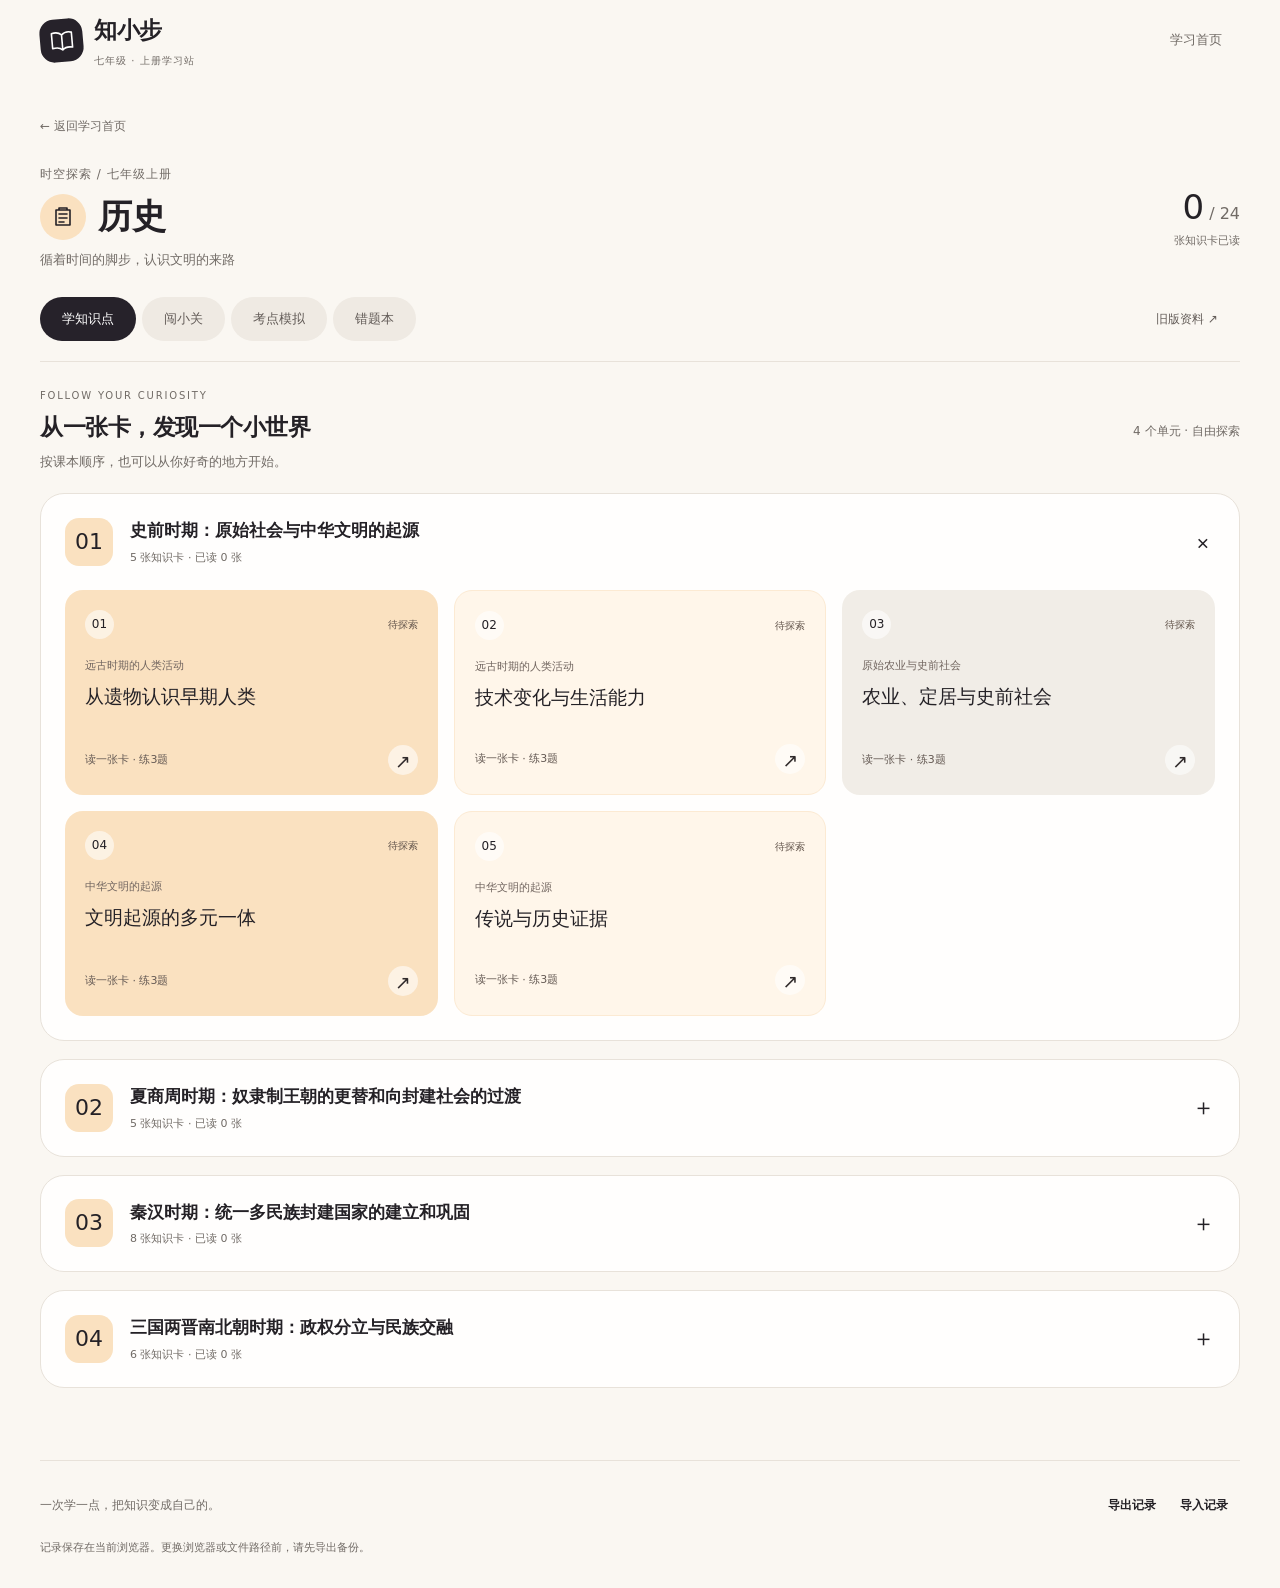
<file: history-grade7.html>
<!-- Generated by Trae Work -->
<!DOCTYPE html>
<html lang="zh-CN">
<head>
<meta charset="UTF-8">
<meta name="viewport" content="width=device-width, initial-scale=1.0">
<title>七年级历史上册 - 知识回顾与互动测试</title>
<style>
:root {
  --bg: #1a1423;
  --bg2: #221a30;
  --surface: #2a2040;
  --surface2: #33284e;
  --ink: #f0e8d8;
  --muted: #a99bb8;
  --accent: #d4a574;
  --accent2: #8b5e3c;
  --gold: #e8c87a;
  --jade: #6ab17a;
  --crimson: #c44a4a;
  --indigo: #5b6db8;
  --rule: #3d3055;
  --shadow: 0 4px 24px rgba(0,0,0,0.3);
}
* { margin: 0; padding: 0; box-sizing: border-box; }
body {
  font-family: 'PingFang SC', 'Microsoft YaHei', sans-serif;
  background: var(--bg);
  color: var(--ink);
  line-height: 1.7;
  min-height: 100vh;
}
::-webkit-scrollbar { width: 8px; }
::-webkit-scrollbar-track { background: var(--bg2); }
::-webkit-scrollbar-thumb { background: var(--accent2); border-radius: 4px; }

.hero {
  background: linear-gradient(135deg, var(--bg) 0%, var(--bg2) 50%, var(--surface) 100%);
  padding: 48px 24px 40px;
  text-align: center;
  position: relative;
  overflow: hidden;
  border-bottom: 2px solid var(--accent2);
}
.hero h1 { font-size: 2.2em; color: var(--gold); margin-bottom: 8px; letter-spacing: 2px; }
.hero .subtitle { color: var(--accent); font-size: 1.1em; margin-bottom: 16px; }
.hero .meta-tags { display: flex; justify-content: center; gap: 12px; flex-wrap: wrap; }
.hero .tag { background: var(--surface2); border: 1px solid var(--accent2); border-radius: 20px; padding: 4px 16px; font-size: 0.85em; color: var(--muted); }
.hero .tag strong { color: var(--accent); }

.nav-bar {
  display: flex; justify-content: center; gap: 8px;
  padding: 16px 24px; background: var(--bg2);
  border-bottom: 1px solid var(--rule);
  position: sticky; top: 0; z-index: 100; flex-wrap: wrap;
}
.nav-btn {
  background: var(--surface); border: 1px solid var(--rule);
  color: var(--ink); padding: 8px 24px; border-radius: 8px;
  cursor: pointer; font-size: 0.95em; transition: all 0.25s;
  text-decoration: none; display: inline-block;
}
.nav-btn:hover { border-color: var(--accent); color: var(--accent); }
.nav-btn.active { background: var(--accent2); border-color: var(--gold); color: var(--gold); }
.nav-btn-home {
  border-color: var(--gold);
  color: var(--gold);
}
.nav-btn-wrong {
  border-color: #e74c3c;
  color: #e74c3c;
}
.nav-btn-wrong:hover {
  background: rgba(231, 76, 60, 0.1);
  border-color: #e74c3c;
  color: #e74c3c;
}

/* 错题本样式 */
.wb-header {
  display: flex; justify-content: space-between; align-items: center;
  margin-bottom: 20px; flex-wrap: wrap; gap: 12px;
}
.wb-header h2 { color: var(--gold); margin: 0; }
.wb-stats { color: var(--muted); font-size: 0.95em; }
.wb-stats strong { color: #e74c3c; font-size: 1.2em; }
.wb-empty {
  text-align: center; padding: 60px 20px;
  background: var(--surface); border-radius: 12px;
  border: 1px dashed var(--rule);
}
.wb-toolbar {
  display: flex; align-items: center; gap: 16px;
  margin-bottom: 20px; flex-wrap: wrap;
}
.wb-list { display: flex; flex-direction: column; gap: 16px; }
.wb-card {
  background: var(--surface); border: 1px solid var(--rule);
  border-radius: 12px; padding: 20px;
}
.wb-card-head {
  display: flex; justify-content: space-between; align-items: center;
  margin-bottom: 12px; flex-wrap: wrap; gap: 8px;
}
.wb-tag {
  background: rgba(231, 76, 60, 0.1); color: #e74c3c;
  padding: 3px 10px; border-radius: 6px; font-size: 0.8em;
}
.wb-count { color: var(--muted); font-size: 0.85em; }
.wb-card-q {
  font-weight: 600; line-height: 1.7; margin-bottom: 12px;
  color: var(--ink);
}
.wb-options { display: flex; flex-direction: column; gap: 8px; margin-bottom: 12px; }
.wb-option {
  display: flex; align-items: flex-start; gap: 10px;
  padding: 10px 14px; background: var(--bg);
  border: 1px solid var(--rule); border-radius: 8px;
  font-size: 0.92em; line-height: 1.6;
}
.wb-option.correct {
  background: rgba(46, 204, 113, 0.1);
  border-color: var(--jade); color: var(--jade);
}
.wb-option.wrong {
  background: rgba(231, 76, 60, 0.1);
  border-color: var(--crimson); color: var(--crimson);
  text-decoration: line-through;
  text-decoration-color: rgba(231, 76, 60, 0.5);
}
.wb-opt-label {
  font-weight: 700; min-width: 24px;
}
.wb-explain {
  background: var(--accent2); padding: 12px 16px;
  border-radius: 8px; font-size: 0.9em;
  line-height: 1.7; border-left: 3px solid var(--gold);
  color: var(--ink);
}
.wb-explain strong { color: var(--gold); }
.wb-practice-header {
  display: flex; justify-content: space-between; align-items: center;
  margin-bottom: 20px; flex-wrap: wrap; gap: 12px;
}
.wb-progress { color: var(--muted); font-size: 0.95em; }

.main-content { max-width: 960px; margin: 0 auto; padding: 32px 20px 60px; }
.section { display: none; animation: fadeIn 0.4s; }
.section.active { display: block; }
@keyframes fadeIn { from { opacity: 0; transform: translateY(10px); } to { opacity: 1; transform: translateY(0); } }

.unit-card {
  background: var(--surface); border: 1px solid var(--rule);
  border-radius: 12px; margin-bottom: 16px; overflow: hidden;
  transition: border-color 0.25s;
}
.unit-card:hover { border-color: var(--accent2); }
.unit-header {
  display: flex; align-items: center; justify-content: space-between;
  padding: 16px 20px; cursor: pointer; user-select: none;
}
.unit-header .unit-title { font-size: 1.05em; color: var(--accent); font-weight: 600; }
.unit-header .unit-period { font-size: 0.8em; color: var(--muted); margin-top: 2px; }
.unit-header .toggle {
  width: 28px; height: 28px; display: flex; align-items: center;
  justify-content: center; border-radius: 50%;
  background: var(--surface2); color: var(--accent);
  transition: transform 0.3s; font-size: 1.2em;
}
.unit-card.open .toggle { transform: rotate(45deg); }
.unit-body { max-height: 0; overflow: hidden; transition: max-height 0.4s ease; }
.unit-card.open .unit-body { max-height: 8000px; }
.lessons { padding: 0 20px 16px; }
.lesson-block { margin-bottom: 12px; border-left: 3px solid var(--accent2); padding-left: 14px; }
.lesson-title { font-size: 0.95em; color: var(--gold); cursor: pointer; padding: 6px 0; user-select: none; }
.lesson-title .star { color: var(--crimson); font-size: 0.85em; }
.point-list { display: none; padding: 8px 0 8px 4px; }
.lesson-block.open .point-list { display: block; animation: slideDown 0.3s; }
@keyframes slideDown { from { opacity: 0; } to { opacity: 1; } }
.point-card { background: var(--bg2); border-radius: 8px; padding: 12px 14px; margin-bottom: 8px; border: 1px solid transparent; transition: border-color 0.2s; }
.point-card:hover { border-color: var(--accent2); }
.point-title { font-size: 0.9em; color: var(--accent); margin-bottom: 6px; font-weight: 600; }
.point-title .freq { font-size: 0.75em; padding: 1px 8px; border-radius: 10px; margin-left: 8px; }
.freq-high { background: rgba(196,74,74,0.2); color: var(--crimson); }
.freq-mid { background: rgba(91,109,184,0.2); color: var(--indigo); }
.point-content { font-size: 0.88em; color: var(--ink); line-height: 1.8; opacity: 0.9; }
.point-type { font-size: 0.75em; color: var(--muted); margin-top: 6px; }

/* 单元小结测试 */
.unit-quiz-section {
  margin-top: 16px;
  padding-top: 16px;
  border-top: 2px dashed var(--rule);
}
.unit-quiz-header {
  display: flex;
  align-items: center;
  justify-content: space-between;
  padding: 12px 16px;
  background: linear-gradient(135deg, rgba(212,165,116,0.12), rgba(232,200,122,0.08));
  border: 1px solid var(--accent2);
  border-radius: 10px;
  cursor: pointer;
  user-select: none;
  transition: all 0.25s;
}
.unit-quiz-header:hover {
  border-color: var(--gold);
  background: linear-gradient(135deg, rgba(212,165,116,0.18), rgba(232,200,122,0.12));
}
.unit-quiz-header .quiz-title {
  font-size: 1em;
  color: var(--gold);
  font-weight: 600;
  display: flex;
  align-items: center;
  gap: 8px;
}
.unit-quiz-header .quiz-title .icon { font-size: 1.2em; }
.unit-quiz-header .quiz-meta {
  font-size: 0.8em;
  color: var(--muted);
}
.unit-quiz-header .toggle-arrow {
  color: var(--accent);
  transition: transform 0.3s;
  font-size: 1.1em;
}
.unit-quiz-section.open .toggle-arrow { transform: rotate(180deg); }

.unit-quiz-body {
  max-height: 0;
  overflow: hidden;
  transition: max-height 0.5s ease;
}
.unit-quiz-section.open .unit-quiz-body {
  max-height: 12000px;
}

.unit-quiz-content {
  padding: 16px 4px 4px;
}
.uq-card {
  background: var(--surface);
  border: 1px solid var(--rule);
  border-radius: 12px;
  padding: 18px 18px 16px;
  margin-bottom: 14px;
}
.uq-type-badge {
  display: inline-block;
  font-size: 0.72em;
  padding: 2px 10px;
  border-radius: 10px;
  margin-bottom: 10px;
}
.uq-choice { background: rgba(212,165,116,0.15); color: var(--accent); border: 1px solid var(--accent2); }
.uq-judge { background: rgba(91,109,184,0.15); color: var(--indigo); border: 1px solid var(--indigo); }
.uq-material { background: rgba(106,177,122,0.15); color: var(--jade); border: 1px solid var(--jade); }
.uq-comprehensive { background: rgba(232,200,122,0.15); color: var(--gold); border: 1px solid var(--gold); }

.uq-source { font-size: 0.75em; color: var(--muted); margin-bottom: 8px; font-style: italic; }
.uq-question { font-size: 0.95em; color: var(--ink); line-height: 1.7; margin-bottom: 12px; }
.uq-material-text {
  background: var(--bg2);
  border-left: 3px solid var(--jade);
  padding: 10px 14px;
  margin-bottom: 12px;
  font-size: 0.88em;
  color: var(--muted);
  line-height: 1.8;
  white-space: pre-line;
}

.uq-options { display: flex; flex-direction: column; gap: 8px; }
.uq-option {
  background: var(--bg2);
  border: 1px solid var(--rule);
  border-radius: 8px;
  padding: 10px 14px;
  cursor: pointer;
  font-size: 0.9em;
  color: var(--ink);
  transition: all 0.2s;
  display: flex;
  align-items: flex-start;
  gap: 10px;
}
.uq-option:hover { border-color: var(--accent); background: var(--surface2); }
.uq-option.selected { border-color: var(--accent); background: rgba(212,165,116,0.1); }
.uq-option.correct { border-color: var(--jade); background: rgba(106,177,122,0.12); color: var(--jade); }
.uq-option.wrong { border-color: var(--crimson); background: rgba(196,74,74,0.1); color: var(--crimson); }
.uq-option.disabled { cursor: default; }
.uq-option .opt-label {
  flex-shrink: 0;
  width: 22px;
  height: 22px;
  display: flex;
  align-items: center;
  justify-content: center;
  background: var(--surface);
  border: 1px solid var(--rule);
  border-radius: 50%;
  font-size: 0.78em;
  color: var(--muted);
  font-weight: 600;
}
.uq-option.selected .opt-label {
  border-color: var(--accent);
  color: var(--accent);
}
.uq-option.correct .opt-label {
  border-color: var(--jade);
  background: var(--jade);
  color: #fff;
}
.uq-option.wrong .opt-label {
  border-color: var(--crimson);
  background: var(--crimson);
  color: #fff;
}

.uq-judge-options { display: flex; gap: 12px; margin-bottom: 4px; }
.uq-judge-btn {
  flex: 1;
  padding: 12px;
  text-align: center;
  background: var(--bg2);
  border: 1px solid var(--rule);
  border-radius: 8px;
  cursor: pointer;
  font-size: 0.95em;
  transition: all 0.2s;
  color: var(--ink);
}
.uq-judge-btn:hover { border-color: var(--accent); background: var(--surface2); }
.uq-judge-btn.selected { border-color: var(--accent); background: rgba(212,165,116,0.1); color: var(--accent); }
.uq-judge-btn.correct { border-color: var(--jade); background: rgba(106,177,122,0.15); color: var(--jade); }
.uq-judge-btn.wrong { border-color: var(--crimson); background: rgba(196,74,74,0.1); color: var(--crimson); }
.uq-judge-btn.disabled { cursor: default; }

.uq-explain {
  margin-top: 12px;
  padding: 10px 14px;
  background: rgba(91,109,184,0.08);
  border-left: 3px solid var(--indigo);
  border-radius: 0 6px 6px 0;
  font-size: 0.85em;
  color: var(--muted);
  line-height: 1.7;
  display: none;
}
.uq-explain.show { display: block; animation: fadeIn 0.3s; }
.uq-explain strong { color: var(--accent); }

.uq-score-bar {
  display: flex;
  justify-content: space-between;
  align-items: center;
  padding: 14px 18px;
  background: var(--surface);
  border: 1px solid var(--rule);
  border-radius: 10px;
  margin-top: 16px;
}
.uq-score-info { font-size: 0.9em; color: var(--muted); }
.uq-score-info strong { color: var(--gold); font-size: 1.2em; }
.uq-reset-btn {
  padding: 6px 16px;
  font-size: 0.82em;
  background: var(--surface2);
  color: var(--accent);
  border: 1px solid var(--rule);
  border-radius: 6px;
  cursor: pointer;
  transition: all 0.2s;
}
.uq-reset-btn:hover { border-color: var(--accent); background: var(--surface); }

.quiz-intro { text-align: center; padding: 40px 20px; }
.quiz-intro h2 { color: var(--gold); font-size: 1.8em; margin-bottom: 12px; }
.quiz-intro p { color: var(--muted); max-width: 560px; margin: 0 auto 20px; }
.quiz-modes { display: grid; grid-template-columns: repeat(auto-fit, minmax(200px, 1fr)); gap: 16px; max-width: 700px; margin: 0 auto; }
.mode-card {
  background: var(--surface); border: 1px solid var(--rule);
  border-radius: 12px; padding: 24px 16px; cursor: pointer;
  transition: all 0.25s; text-align: center; position: relative;
}
.mode-card:hover { border-color: var(--accent); transform: translateY(-4px); box-shadow: var(--shadow); }
.mode-icon { font-size: 2.5em; margin-bottom: 8px; }
.mode-name { color: var(--gold); font-weight: 600; margin-bottom: 4px; }
.mode-desc { font-size: 0.8em; color: var(--muted); }
.mode-count { font-size: 0.75em; color: var(--accent2); margin-top: 6px; }
.mode-round { display: inline-block; margin-top: 8px; padding: 2px 10px; font-size: 0.72em; border-radius: 10px; background: rgba(232,200,122,0.12); color: var(--gold); border: 1px solid var(--gold); }
.mode-progress-tag {
  position: absolute; top: 8px; right: 8px;
  padding: 2px 10px; font-size: 0.7em; border-radius: 10px;
  background: rgba(106,177,122,0.15); color: var(--jade);
  border: 1px solid var(--jade);
}

.quiz-area { display: none; }
.quiz-area.active { display: block; }
.quiz-topbar { display: flex; justify-content: space-between; align-items: center; margin-bottom: 20px; flex-wrap: wrap; gap: 12px; }
.quiz-progress { flex: 1; height: 8px; background: var(--surface); border-radius: 4px; overflow: hidden; min-width: 200px; }
.quiz-progress-bar { height: 100%; background: linear-gradient(90deg, var(--accent2), var(--gold)); border-radius: 4px; transition: width 0.4s; width: 0%; }
.quiz-stats { display: flex; gap: 16px; font-size: 0.85em; }
.stat-item { color: var(--muted); }
.stat-item strong { color: var(--accent); }
.stat-item.score strong { color: var(--gold); }

.back-btn {
  display: inline-flex; align-items: center; gap: 6px;
  background: var(--surface2); color: var(--accent);
  border: 1px solid var(--rule); padding: 8px 18px;
  border-radius: 8px; cursor: pointer; font-size: 0.9em;
  transition: all 0.2s; margin-bottom: 16px;
}
.back-btn:hover { border-color: var(--accent); background: var(--surface); }
.quiz-header-bar { display: flex; justify-content: space-between; align-items: center; margin-bottom: 4px; flex-wrap: wrap; gap: 8px; }
.quiz-mode-title { color: var(--gold); font-size: 1.1em; font-weight: 600; }
.quiz-round-badge { padding: 3px 12px; font-size: 0.78em; border-radius: 12px; background: rgba(106,177,122,0.15); color: var(--jade); border: 1px solid var(--jade); }

.question-card { background: var(--surface); border: 1px solid var(--rule); border-radius: 16px; padding: 28px 24px; margin-bottom: 20px; position: relative; }
.q-type-badge { display: inline-block; font-size: 0.75em; padding: 2px 12px; border-radius: 12px; margin-bottom: 12px; }
.badge-time { background: rgba(212,165,116,0.15); color: var(--accent); border: 1px solid var(--accent2); }
.badge-sort { background: rgba(106,177,122,0.15); color: var(--jade); border: 1px solid var(--jade); }
.badge-match { background: rgba(91,109,184,0.15); color: var(--indigo); border: 1px solid var(--indigo); }
.badge-art { background: rgba(196,74,74,0.15); color: var(--crimson); border: 1px solid var(--crimson); }
.badge-find { background: rgba(232,200,122,0.15); color: var(--gold); border: 1px solid var(--gold); }

.q-source { font-size: 0.78em; color: var(--muted); margin-bottom: 8px; font-style: italic; }
.q-scenario { font-size: 0.82em; color: var(--muted); font-style: italic; margin-bottom: 12px; padding: 10px 14px; background: rgba(0,0,0,0.15); border-radius: 8px; border-left: 3px solid var(--accent2); }
.q-text { font-size: 1.05em; color: var(--ink); margin-bottom: 20px; line-height: 1.8; }

.q-options { display: flex; flex-direction: column; gap: 10px; }
.q-option { display: flex; align-items: center; gap: 12px; padding: 12px 16px; background: var(--bg2); border: 1px solid var(--rule); border-radius: 10px; cursor: pointer; transition: all 0.2s; user-select: none; }
.q-option:hover { border-color: var(--accent); background: var(--surface2); }
.q-option.selected { border-color: var(--accent); background: rgba(212,165,116,0.08); }
.q-option.correct { border-color: var(--jade); background: rgba(106,177,122,0.12); }
.q-option.wrong { border-color: var(--crimson); background: rgba(196,74,74,0.12); }
.q-option.disabled { pointer-events: none; }
.opt-label { width: 28px; height: 28px; display: flex; align-items: center; justify-content: center; border-radius: 50%; background: var(--surface2); font-weight: 600; font-size: 0.85em; color: var(--accent); flex-shrink: 0; }
.q-option.correct .opt-label { background: var(--jade); color: #fff; }
.q-option.wrong .opt-label { background: var(--crimson); color: #fff; }
.opt-text { font-size: 0.92em; }

.sort-list { display: flex; flex-direction: column; gap: 8px; }
.sort-item { display: flex; align-items: center; gap: 12px; padding: 12px 16px; background: var(--bg2); border: 1px solid var(--rule); border-radius: 10px; transition: border-color 0.2s; }
.sort-item:hover { border-color: var(--accent); }
.sort-item.placed { border-color: var(--jade); }
.sort-item.placed.wrong-pos { border-color: var(--crimson); }
.sort-num { width: 28px; height: 28px; display: flex; align-items: center; justify-content: center; border-radius: 50%; background: var(--surface2); color: var(--accent); font-size: 0.85em; flex-shrink: 0; }
.sort-text { font-size: 0.9em; flex: 1; }
.sort-controls { display: flex; flex-direction: column; gap: 4px; }
.sort-btn { width: 28px; height: 22px; border: 1px solid var(--rule); background: var(--surface2); color: var(--accent); border-radius: 4px; cursor: pointer; font-size: 0.7em; }
.sort-btn:hover { border-color: var(--accent); }

.match-grid { display: grid; grid-template-columns: 1fr 1fr; gap: 16px; }
.match-col { display: flex; flex-direction: column; gap: 10px; }
.match-col-title { font-size: 0.8em; color: var(--muted); text-align: center; margin-bottom: 4px; }
.match-item { padding: 12px 14px; background: var(--bg2); border: 1px solid var(--rule); border-radius: 10px; cursor: pointer; font-size: 0.88em; transition: all 0.2s; text-align: center; }
.match-item:hover { border-color: var(--accent); }
.match-item.selected-left { border-color: var(--accent); background: rgba(212,165,116,0.1); }
.match-item.matched { border-color: var(--jade); background: rgba(106,177,122,0.08); pointer-events: none; }
.match-item.matched .match-pair-num { display: inline-block; width: 20px; height: 20px; border-radius: 50%; background: var(--jade); color: #fff; font-size: 0.7em; text-align: center; line-height: 20px; margin-left: 6px; }

.feedback { margin-top: 16px; padding: 14px 16px; border-radius: 10px; display: none; }
.feedback.show { display: block; animation: slideDown 0.3s; }
.feedback.correct { background: rgba(106,177,122,0.1); border: 1px solid var(--jade); }
.feedback.wrong { background: rgba(196,74,74,0.1); border: 1px solid var(--crimson); }
.feedback .fb-title { font-weight: 600; margin-bottom: 4px; }
.feedback.correct .fb-title { color: var(--jade); }
.feedback.wrong .fb-title { color: var(--crimson); }
.feedback .fb-explain { font-size: 0.85em; color: var(--muted); }

.btn-row { display: flex; gap: 12px; margin-top: 20px; }
.btn { padding: 10px 32px; border: none; border-radius: 8px; cursor: pointer; font-size: 0.95em; font-weight: 600; transition: all 0.2s; }
.btn-primary { background: linear-gradient(135deg, var(--accent2), var(--accent)); color: #fff; }
.btn-primary:hover { transform: translateY(-2px); box-shadow: 0 4px 16px rgba(212,165,116,0.3); }
.btn-primary:disabled { opacity: 0.4; cursor: not-allowed; transform: none; }
.btn-secondary { background: var(--surface2); color: var(--accent); border: 1px solid var(--rule); }
.btn-secondary:hover { border-color: var(--accent); }

.result-card { background: var(--surface); border: 1px solid var(--rule); border-radius: 16px; padding: 40px 24px; text-align: center; }
.result-score { font-size: 3em; color: var(--gold); font-weight: 700; margin: 16px 0; }
.result-grade { font-size: 1.3em; color: var(--accent); margin-bottom: 8px; }
.result-msg { color: var(--muted); margin-bottom: 24px; }
.result-badges { display: flex; justify-content: center; gap: 12px; flex-wrap: wrap; margin-bottom: 24px; }
.badge { padding: 6px 16px; border-radius: 20px; font-size: 0.85em; background: var(--bg2); border: 1px solid var(--accent2); color: var(--accent); }
.result-detail { text-align: left; max-width: 500px; margin: 0 auto 24px; }
.result-row { display: flex; justify-content: space-between; padding: 8px 0; border-bottom: 1px solid var(--rule); font-size: 0.9em; }
.result-row:last-child { border-bottom: none; }
.result-row span:last-child { color: var(--accent); }

.round-upgrade {
  margin-top: 16px; padding: 12px 16px; border-radius: 10px;
  background: rgba(232,200,122,0.1); border: 1px solid var(--gold);
  color: var(--gold); font-size: 0.9em;
}

@media (max-width: 640px) {
  .hero h1 { font-size: 1.6em; }
  .match-grid { grid-template-columns: 1fr; }
  .q-text { font-size: 0.95em; }
  .nav-btn { padding: 6px 14px; font-size: 0.85em; }
}
</style>
<link rel="stylesheet" href="assets/styles/learning.css?v=20261021-compact1">
<script src="assets/js/core/content.js?v=20261021-compact1"></script>
<script src="content/grade7-semester1/manifest.js"></script>
<script src="content/grade7-semester1/history.js"></script>
<script src="content/grade7-semester1/editions/history.js?v=20261021-compact1"></script>
<script src="assets/js/core/editions.js?v=20261021-compact1"></script>
<script src="assets/js/core/storage.js?v=20261021-compact1"></script>
<script src="assets/js/core/questions.js?v=20261021-compact1"></script>
<script src="assets/js/core/practice.js?v=20261021-compact1"></script>
<script src="assets/js/pages/ui.js?v=20261021-compact1"></script>
<script src="assets/js/pages/home.js?v=20261021-compact1"></script>
<script src="assets/js/pages/subject.js?v=20261021-compact1"></script>
</head>
<body class="g7-body" data-subject="history">
<div id="learning-app"></div>
<div id="legacy-root" hidden>
<aside style="padding:16px;background:#fff3cf;color:#513d12">旧版资料存档：内容可能与已确认的2024版教材不一致，旧记录保留供回看。<a href="#learn">返回新版学习</a></aside>
<a class="g7-legacy-back" href="history-grade7.html#learn">← 返回新版学习站</a>

<header class="hero">
  <h1>七年级历史 - 上册</h1>
  <p class="subtitle">知识回顾与互动测试 - 从史前到三国两晋南北朝</p>
  <div class="meta-tags">
    <span class="tag">教材：<strong>人教版（部编版）</strong></span>
    <span class="tag">地区：<strong>深圳</strong></span>
    <span class="tag">单元：<strong>4个单元 / 20课</strong></span>
  </div>
</header>

<nav class="nav-bar">
  <a href="index.html" class="nav-btn nav-btn-home">📚 科目选择</a>
  <button class="nav-btn active" data-tab="review" onclick="switchTab('review')">知识回顾</button>
  <button class="nav-btn" data-tab="quiz" onclick="switchTab('quiz')">互动测试</button>
  <button class="nav-btn" data-tab="stats" onclick="switchTab('stats')">学习统计</button>
  <button class="nav-btn nav-btn-wrong" onclick="showWrongBook()">📕 错题本</button>
</nav>

<main class="main-content">

<section class="section active" id="review">
  <div id="review-content"></div>
</section>

<section class="section" id="quiz">
  <div class="quiz-intro" id="quizIntro">
    <h2>穿越历史 - 互动挑战</h2>
    <p>精选真题风格题目，涵盖材料分析、时空观念、因果推理等常考题型。每轮答完得分≥70分解锁下一轮，难度递增。</p>
    <div class="quiz-modes" id="quizModes"></div>
  </div>
  <div class="quiz-area" id="quizArea"></div>
</section>

<section class="section" id="stats">
  <div class="result-card">
    <h2 style="color:var(--gold);margin-bottom:20px;">学习数据</h2>
    <div id="statsContent">
      <p style="color:var(--muted);">完成测试后，你的成绩和知识点掌握情况将在这里展示。</p>
    </div>
  </div>
</section>

<section class="section" id="wrongBookPanel">
  <div id="wrongBookContent"></div>
</section>

</main>

<script>
// ============================================================
// 知识点数据（上册 4单元 20课）—— 保持不变
// ============================================================
var REVIEW_DATA = Grade7.Content.legacy('history').REVIEW_DATA;

// ============================================================
// 单元小结测试 - 真题风格（每单元7题，精选题型）
// 题型：选择题3道 + 判断题2道 + 材料分析题1道 + 综合探究与辨析1道
// ============================================================
var UNIT_QUIZ = Grade7.Content.legacy('history').UNIT_QUIZ;

// 单元测试答题状态追踪
var unitQuizState = {}; // unitIndex -> { answers: [], score: 0, submitted: [], currentScore: 0 }

// ============================================================
// 真题风格题库 - 3轮难度递进
// 命题方向：材料分析、时空观念、因果推理、比较辨析、主题归纳
// ============================================================
var QUESTIONS = Grade7.Content.legacy('history').QUESTIONS;

// ============================================================
// 全局状态
// ============================================================
var quizState = {
  mode: null, round: 1, questions: [], current: 0, score: 0,
  answered: false, results: [], selectedAnswer: null,
  matchState: {}, sortState: {}
};

var MODE_NAMES = {
  time: '真题精选', sort: '时空排序', match: '史实对应',
  art: '史料实证', find: '辨析改错', all: '综合挑战'
};

var MODE_ICONS = {
  time: '\u231B', sort: '\u2261', match: '\u2696',
  art: '\u1F3DB', find: '\u1F441', all: '\u2B50'
};

var MODE_DESCS = {
  time: '材料型选择题，真题主力题型',
  sort: '时空观念题，按时间排序',
  match: '史实对应题，人物与事件匹配',
  art: '史料实证题，文物与考古发现',
  find: '辨析改错题，找出错误选项',
  all: '5种真题题型混合，全真模拟'
};

var TOTAL_ROUNDS = 3;
var STORAGE_KEY = 'history_quiz_v2';
var WRONGBOOK_KEY = 'wrongbook_v1';
var SUBJECT_ID = 'history';
var SUBJECT_NAME = '历史';

// ============================================================
// 错题本数据管理
// ============================================================
function loadWrongBook() {
  try {
    var s = localStorage.getItem(WRONGBOOK_KEY);
    if(s){var normalized=Grade7.Storage.normalizeLegacy(WRONGBOOK_KEY,s);if(normalized.data)return Grade7.Storage.legacyHTML(normalized.data);}
  } catch(e) {}
  return { history: [], morality: [], biology: [], geography: [] };
}

function saveWrongBook(wb) {
  try { localStorage.setItem(WRONGBOOK_KEY, JSON.stringify(wb)); } catch(e) {}
}

function addWrongQuestion(qInfo) {
  var wb = loadWrongBook();
  var list = wb[SUBJECT_ID] || [];
  // 检查是否已存在（用 q 内容去重）
  for (var i = 0; i < list.length; i++) {
    if (list[i].q === qInfo.q) {
      list[i].wrongCount++;
      list[i].lastWrongAt = Date.now();
      list[i].userAnswer = qInfo.userAnswer;
      wb[SUBJECT_ID] = list;
      saveWrongBook(wb);
      return;
    }
  }
  // 新增
  list.unshift({
    id: SUBJECT_ID + '_' + Date.now() + '_' + Math.floor(Math.random() * 1000),
    subject: SUBJECT_NAME,
    subjectId: SUBJECT_ID,
    source: qInfo.source || '练习',
    q: qInfo.q,
    options: qInfo.options || null,
    answer: qInfo.answer,
    userAnswer: qInfo.userAnswer,
    explain: qInfo.explain || '',
    qType: qInfo.qType || 'choice',
    wrongCount: 1,
    addedAt: Date.now(),
    lastWrongAt: Date.now(),
    correctCount: 0
  });
  wb[SUBJECT_ID] = list;
  saveWrongBook(wb);
}

function markWrongCorrect(qid) {
  var wb = loadWrongBook();
  var list = wb[SUBJECT_ID] || [];
  for (var i = 0; i < list.length; i++) {
    if (list[i].id === qid) {
      list[i].correctCount = (list[i].correctCount || 0) + 1;
      wb[SUBJECT_ID] = list;
      saveWrongBook(wb);
      return;
    }
  }
}

function getWrongCount(subjectId) {
  var wb = loadWrongBook();
  return (wb[subjectId] || []).length;
}

// ============================================================
// 错题本页面渲染
// ============================================================
var wrongBookState = { current: 0, questions: [], selectedAnswer: null, answered: false, mode: 'list' };

function showWrongBook() {
  document.querySelectorAll('.main-panel').forEach(function(p) { p.classList.remove('active'); });
  document.querySelectorAll('.nav-btn').forEach(function(b) { b.classList.remove('active'); });
  document.getElementById('wrongBookPanel').classList.add('active');
  renderWrongBookList();
}

function renderWrongBookList() {
  var wb = loadWrongBook();
  var list = wb[SUBJECT_ID] || [];
  var html = '';
  html += '<div class="wb-header">';
  html += '<h2 style="margin:0;">📕 错题本 — ' + SUBJECT_NAME + '</h2>';
  html += '<div class="wb-stats">共 <strong>' + list.length + '</strong> 道错题</div>';
  html += '</div>';
  
  if (list.length === 0) {
    html += '<div class="wb-empty">';
    html += '<div style="font-size:3em; margin-bottom:16px;">🎉</div>';
    html += '<div style="font-size:1.1em; color:var(--muted);">暂无错题，继续加油！</div>';
    html += '</div>';
  } else {
    html += '<div class="wb-toolbar">';
    html += '<button class="nav-btn" onclick="startWrongBookPractice()">🎯 重新练习全部错题</button>';
    html += '<span style="color:var(--muted); font-size:0.9em;">答对不删除，永久收录</span>';
    html += '</div>';
    html += '<div class="wb-list">';
    for (var i = 0; i < list.length; i++) {
      var item = list[i];
      html += '<div class="wb-card">';
      html += '<div class="wb-card-head">';
      html += '<span class="wb-tag">' + item.source + '</span>';
      html += '<span class="wb-count">错 ' + item.wrongCount + ' 次' + (item.correctCount ? ' · 练对 ' + item.correctCount + ' 次' : '') + '</span>';
      html += '</div>';
      html += '<div class="wb-card-q">' + (i+1) + '. ' + item.q + '</div>';
      if (item.options) {
        html += '<div class="wb-options">';
        for (var j = 0; j < item.options.length; j++) {
          var optClass = '';
          if (j === item.answer) optClass = 'correct';
          else if (j === item.userAnswer) optClass = 'wrong';
          html += '<div class="wb-option ' + optClass + '">' + 
                  '<span class="wb-opt-label">' + String.fromCharCode(65+j) + '</span>' + 
                  item.options[j] + '</div>';
        }
        html += '</div>';
      }
      if (item.explain) {
        html += '<div class="wb-explain"><strong>解析：</strong>' + item.explain + '</div>';
      }
      html += '</div>';
    }
    html += '</div>';
  }
  
  document.getElementById('wrongBookContent').innerHTML = html;
}

function startWrongBookPractice() {
  var wb = loadWrongBook();
  var list = wb[SUBJECT_ID] || [];
  if (list.length === 0) return;
  
  // 转换为选择题形式用于练习
  var questions = [];
  for (var i = 0; i < list.length; i++) {
    if (list[i].options) {
      questions.push({
        id: list[i].id,
        q: list[i].q,
        options: list[i].options,
        answer: list[i].answer,
        explain: list[i].explain,
        source: list[i].source,
        _isWrong: true
      });
    }
  }
  
  if (questions.length === 0) {
    alert('当前没有可练习的选择题型错题');
    return;
  }
  
  wrongBookState = {
    current: 0,
    questions: questions,
    selectedAnswer: null,
    answered: false,
    mode: 'practice',
    score: 0
  };
  
  renderWrongBookQuestion();
}

function renderWrongBookQuestion() {
  var q = wrongBookState.questions[wrongBookState.current];
  var total = wrongBookState.questions.length;
  var html = '';
  html += '<div class="wb-practice-header">';
  html += '<button class="nav-btn" onclick="renderWrongBookList()">← 返回错题本</button>';
  html += '<div class="wb-progress">第 ' + (wrongBookState.current+1) + ' / ' + total + ' 题</div>';
  html += '</div>';
  
  html += '<div class="q-card">';
  html += '<div class="q-source">' + (q.source || '错题练习') + '</div>';
  html += '<div class="q-text">' + (wrongBookState.current+1) + '. ' + q.q + '</div>';
  html += '<div class="q-options">';
  for (var i = 0; i < q.options.length; i++) {
    html += '<div class="q-option" onclick="wbSelectOption(' + i + ', this)" data-idx="' + i + '">';
    html += '<span class="q-opt-label">' + String.fromCharCode(65+i) + '</span>' + q.options[i] + '</div>';
  }
  html += '</div>';
  html += '<div id="wbFeedback" class="feedback"></div>';
  html += '<div class="q-actions">';
  html += '<button id="wbSubmitBtn" class="btn-primary" onclick="wbSubmitAnswer()">提交答案</button>';
  html += '<button id="wbNextBtn" class="btn-primary" onclick="wbNextQuestion()" style="display:none;">下一题 →</button>';
  html += '</div>';
  html += '</div>';
  
  document.getElementById('wrongBookContent').innerHTML = html;
}

function wbSelectOption(idx, el) {
  if (wrongBookState.answered) return;
  wrongBookState.selectedAnswer = idx;
  var opts = document.querySelectorAll('#wrongBookContent .q-option');
  for (var i = 0; i < opts.length; i++) {
    opts[i].classList.remove('selected');
  }
  el.classList.add('selected');
}

function wbSubmitAnswer() {
  var q = wrongBookState.questions[wrongBookState.current];
  if (wrongBookState.selectedAnswer === null) return;
  var isCorrect = wrongBookState.selectedAnswer === q.answer;
  
  var opts = document.querySelectorAll('#wrongBookContent .q-option');
  for (var i = 0; i < opts.length; i++) {
    opts[i].classList.add('disabled');
    if (i === q.answer) opts[i].classList.add('correct');
    else if (i === wrongBookState.selectedAnswer) opts[i].classList.add('wrong');
  }
  
  wrongBookState.answered = true;
  if (isCorrect) {
    wrongBookState.score += 10;
    markWrongCorrect(q.id);
  } else {
    // 答错了再记一次
    addWrongQuestion({
      q: q.q, options: q.options, answer: q.answer,
      userAnswer: wrongBookState.selectedAnswer, explain: q.explain,
      source: q.source, qType: 'choice'
    });
  }
  
  var fb = document.getElementById('wbFeedback');
  fb.className = 'feedback show ' + (isCorrect ? 'correct' : 'wrong');
  fb.innerHTML = '<div class="fb-title">' + (isCorrect ? '✅ 回答正确！+10分' : '❌ 答案有误') + '</div>';
  if (q.explain) fb.innerHTML += '<div class="fb-explain">' + q.explain + '</div>';
  
  document.getElementById('wbSubmitBtn').style.display = 'none';
  document.getElementById('wbNextBtn').style.display = 'inline-block';
}

function wbNextQuestion() {
  if (!wrongBookState.answered) return;
  wrongBookState.current++;
  if (wrongBookState.current >= wrongBookState.questions.length) {
    wbShowResult();
  } else {
    wrongBookState.answered = false;
    wrongBookState.selectedAnswer = null;
    renderWrongBookQuestion();
  }
}

function wbShowResult() {
  var total = wrongBookState.questions.length;
  var score = wrongBookState.score;
  var correct = Math.round(score / 10);
  var html = '';
  html += '<div class="wb-practice-header">';
  html += '<button class="nav-btn" onclick="renderWrongBookList()">← 返回错题本</button>';
  html += '</div>';
  html += '<div class="result-card">';
  html += '<div class="result-title">错题练习完成</div>';
  html += '<div class="result-score">' + score + '</div>';
  html += '<div class="result-sub">答对 ' + correct + ' / ' + total + ' 题</div>';
  html += '<div class="result-tip">错题永久保留，可反复练习加深印象</div>';
  html += '<div class="result-actions">';
  html += '<button class="btn-primary" onclick="startWrongBookPractice()">🔄 再练一次</button>';
  html += '<button class="nav-btn" onclick="renderWrongBookList()">查看错题</button>';
  html += '</div></div>';
  document.getElementById('wrongBookContent').innerHTML = html;
}

// ============================================================
// 数据持久化（进度、答题状态）
// ============================================================
function loadAllData() {
  try {
    var s = localStorage.getItem(STORAGE_KEY);
    if(s){var normalized=Grade7.Storage.normalizeLegacy(STORAGE_KEY,s);if(normalized.data)return Grade7.Storage.legacyHTML(normalized.data);}
  } catch(e) {}
  return {
    rounds: { time: 1, sort: 1, match: 1, art: 1, find: 1, all: 1 },
    stats: [],
    sessions: {}  // mode -> { round, current, score, questions, results, selectedAnswer, answered, matchState, sortState }
  };
}

function saveAllData(d) {
  try { localStorage.setItem(STORAGE_KEY, JSON.stringify(d)); } catch(e) {}
}

function getRound(mode) {
  var d = loadAllData();
  return d.rounds[mode] || 1;
}

function advanceRound(mode) {
  var d = loadAllData();
  if (d.rounds[mode] < TOTAL_ROUNDS) {
    d.rounds[mode]++;
    saveAllData(d);
    return true;
  }
  return false;
}

function saveSession() {
  var d = loadAllData();
  d.sessions[quizState.mode] = {
    round: quizState.round,
    current: quizState.current,
    score: quizState.score,
    questions: quizState.questions,
    results: quizState.results,
    answered: quizState.answered,
    selectedAnswer: quizState.selectedAnswer,
    matchState: quizState.matchState,
    sortState: quizState.sortState
  };
  saveAllData(d);
}

function loadSession(mode) {
  var d = loadAllData();
  return d.sessions[mode] || null;
}

function clearSession(mode) {
  var d = loadAllData();
  delete d.sessions[mode];
  saveAllData(d);
}

function hasUnfinishedSession(mode) {
  var s = loadSession(mode);
  if (!s) return false;
  return s.current < s.questions.length;
}

// ============================================================
// 渲染模式选择
// ============================================================
function renderModes() {
  var modes = ['time', 'sort', 'match', 'art', 'find', 'all'];
  var html = '';
  for (var i = 0; i < modes.length; i++) {
    var mode = modes[i];
    var round = getRound(mode);
    var count = mode === 'all' ? 25 : 10;
    if (mode === 'sort' || mode === 'match' || mode === 'art' || mode === 'find') count = 5;
    var roundLabel = round <= TOTAL_ROUNDS ? '第' + round + '轮' : '已通关';
    var hasSession = hasUnfinishedSession(mode);
    
    html += '<div class="mode-card" onclick="startQuiz(\'' + mode + '\')">';
    if (hasSession) {
      html += '<span class="mode-progress-tag">继续作答</span>';
    }
    html += '<div class="mode-icon">' + MODE_ICONS[mode] + '</div>';
    html += '<div class="mode-name">' + MODE_NAMES[mode] + '</div>';
    html += '<div class="mode-desc">' + MODE_DESCS[mode] + '</div>';
    html += '<div class="mode-count">' + count + '题</div>';
    html += '<div class="mode-round">' + roundLabel + '</div>';
    html += '</div>';
  }
  document.getElementById('quizModes').innerHTML = html;
}

// ============================================================
// 渲染知识回顾
// ============================================================
function renderReview() {
  var container = document.getElementById('review-content');
  var html = '';
  for (var ui = 0; ui < REVIEW_DATA.length; ui++) {
    var unit = REVIEW_DATA[ui];
    html += '<div class="unit-card" id="unit-' + ui + '">';
    html += '<div class="unit-header" onclick="toggleUnit(' + ui + ')">';
    html += '<div><div class="unit-title">' + unit.name + '</div>';
    html += '<div class="unit-period">' + unit.period + '</div></div>';
    html += '<div class="toggle">+</div></div>';
    html += '<div class="unit-body"><div class="lessons">';
    for (var li = 0; li < unit.lessons.length; li++) {
      var lesson = unit.lessons[li];
      var stars = '';
      for (var s = 0; s < lesson.star; s++) stars += '\u2605';
      for (var s2 = 0; s2 < 3 - lesson.star; s2++) stars += '\u2606';
      html += '<div class="lesson-block" id="lesson-' + ui + '-' + li + '">';
      html += '<div class="lesson-title" onclick="toggleLesson(' + ui + ',' + li + ')">' + lesson.name + ' <span class="star">' + stars + '</span></div>';
      html += '<div class="point-list">';
      for (var pi = 0; pi < lesson.points.length; pi++) {
        var pt = lesson.points[pi];
        var freqClass = pt.f === '高频' ? 'freq-high' : 'freq-mid';
        html += '<div class="point-card">';
        html += '<div class="point-title">' + pt.t + ' <span class="freq ' + freqClass + '">' + pt.f + '</span></div>';
        html += '<div class="point-content">' + pt.c + '</div>';
        html += '<div class="point-type">题型：' + pt.type + '</div>';
        html += '</div>';
      }
      html += '</div></div>';
    }
    // 单元小结测试
    html += '<div class="unit-quiz-section" id="unit-quiz-' + ui + '">';
    html += '<div class="unit-quiz-header" onclick="toggleUnitQuiz(' + ui + ')">';
    html += '<div class="quiz-title"><span class="icon">&#128221;</span> 单元小结测试</div>';
    html += '<div class="quiz-meta">7道真题精选 · 选择/判断/材料分析/综合探究</div>';
    html += '<div class="toggle-arrow">&#9660;</div>';
    html += '</div>';
    html += '<div class="unit-quiz-body"><div class="unit-quiz-content">';
    html += renderUnitQuiz(ui);
    html += '</div></div></div>';
    
    html += '</div></div></div>';
  }
  container.innerHTML = html;
}

function toggleUnit(ui) {
  document.getElementById('unit-' + ui).classList.toggle('open');
}

function toggleLesson(ui, li) {
  document.getElementById('lesson-' + ui + '-' + li).classList.toggle('open');
}

// ============================================================
// 单元小结测试 - 渲染与交互
// ============================================================
function toggleUnitQuiz(ui) {
  var el = document.getElementById('unit-quiz-' + ui);
  if (el) el.classList.toggle('open');
}

function initUnitQuizState(ui) {
  if (!unitQuizState[ui]) {
    var quiz = UNIT_QUIZ[ui];
    var answers = [];
    var submitted = [];
    for (var i = 0; i < quiz.questions.length; i++) {
      answers.push(null);
      submitted.push(false);
    }
    unitQuizState[ui] = { answers: answers, submitted: submitted, score: 0 };
  }
}

function renderUnitQuiz(ui) {
  initUnitQuizState(ui);
  var quiz = UNIT_QUIZ[ui];
  var state = unitQuizState[ui];
  var html = '';
  
  for (var qi = 0; qi < quiz.questions.length; qi++) {
    var q = quiz.questions[qi];
    html += '<div class="uq-card" id="uq-card-' + ui + '-' + qi + '">';
    html += '<span class="uq-type-badge uq-' + q.type + '">' + q.typeLabel + '</span>';
    html += '<div class="uq-source">' + q.source + '</div>';
    
    if (q.type === 'material' && q.material) {
      html += '<div class="uq-material-text">' + q.material + '</div>';
    }
    
    html += '<div class="uq-question">' + (qi + 1) + '. ' + q.q + '</div>';
    
    if (q.type === 'judge') {
      html += '<div class="uq-judge-options" id="uq-judge-' + ui + '-' + qi + '">';
      var trueClass = 'uq-judge-btn';
      var falseClass = 'uq-judge-btn';
      if (state.submitted[qi]) {
        trueClass += ' disabled';
        falseClass += ' disabled';
        if (q.answer === true) trueClass += ' correct';
        else falseClass += ' correct';
        if (state.answers[qi] === true && q.answer !== true) trueClass += ' wrong';
        if (state.answers[qi] === false && q.answer !== false) falseClass += ' wrong';
      } else if (state.answers[qi] !== null) {
        if (state.answers[qi] === true) trueClass += ' selected';
        else falseClass += ' selected';
      }
      html += '<div class="' + trueClass + '" onclick="selectUnitJudge(' + ui + ',' + qi + ',true)">正确</div>';
      html += '<div class="' + falseClass + '" onclick="selectUnitJudge(' + ui + ',' + qi + ',false)">错误</div>';
      html += '</div>';
    } else {
      // choice / material / comprehensive 都用选项形式
      html += '<div class="uq-options" id="uq-options-' + ui + '-' + qi + '">';
      var labels = ['A','B','C','D'];
      for (var oi = 0; oi < q.options.length; oi++) {
        var optClass = 'uq-option';
        if (state.submitted[qi]) {
          optClass += ' disabled';
          if (oi === q.answer) optClass += ' correct';
          else if (oi === state.answers[qi] && oi !== q.answer) optClass += ' wrong';
        } else if (state.answers[qi] === oi) {
          optClass += ' selected';
        }
        html += '<div class="' + optClass + '" onclick="selectUnitOption(' + ui + ',' + qi + ',' + oi + ')">';
        html += '<span class="opt-label">' + labels[oi] + '</span>';
        html += '<span>' + q.options[oi] + '</span>';
        html += '</div>';
      }
      html += '</div>';
    }
    
    // 提交按钮（未提交时显示）
    if (!state.submitted[qi]) {
      var disabled = state.answers[qi] === null ? 'disabled' : '';
      var btnStyle = state.answers[qi] === null ? 'opacity:0.5;cursor:default;' : '';
      html += '<div style="margin-top:12px;text-align:right;">';
      html += '<button class="uq-reset-btn" style="' + btnStyle + '" ' + disabled + ' onclick="submitUnitAnswer(' + ui + ',' + qi + ')">提交答案</button>';
      html += '</div>';
    }
    
    // 解析
    var explainClass = 'uq-explain' + (state.submitted[qi] ? ' show' : '');
    var isCorrect = state.submitted[qi] && state.answers[qi] === q.answer;
    var resultText = isCorrect ? '<strong style="color:var(--jade);">&#10003; 回答正确</strong>' : (state.submitted[qi] ? '<strong style="color:var(--crimson);">&#10007; 回答错误</strong>' : '');
    html += '<div class="' + explainClass + '" id="uq-explain-' + ui + '-' + qi + '">' + resultText + '<br>' + q.explain + '</div>';
    
    html += '</div>';
  }
  
  // 得分统计栏
  var correctCount = 0;
  var answeredCount = 0;
  for (var si = 0; si < state.submitted.length; si++) {
    if (state.submitted[si]) {
      answeredCount++;
      if (state.answers[si] === quiz.questions[si].answer) correctCount++;
    }
  }
  var score = Math.round((correctCount / quiz.questions.length) * 100);
  state.score = answeredCount === quiz.questions.length ? score : 0;
  
  html += '<div class="uq-score-bar">';
  html += '<div class="uq-score-info">已完成 <strong>' + answeredCount + '</strong>/' + quiz.questions.length + ' 题 · 答对 <strong style="color:var(--jade);">' + correctCount + '</strong> 题 · 得分 <strong>' + (answeredCount === quiz.questions.length ? score : '--') + '</strong> 分</div>';
  html += '<button class="uq-reset-btn" onclick="resetUnitQuiz(' + ui + ')">重新测试</button>';
  html += '</div>';
  
  return html;
}

function selectUnitOption(ui, qi, oi) {
  initUnitQuizState(ui);
  var state = unitQuizState[ui];
  if (state.submitted[qi]) return;
  state.answers[qi] = oi;
  updateUnitQuestion(ui, qi);
}

function selectUnitJudge(ui, qi, val) {
  initUnitQuizState(ui);
  var state = unitQuizState[ui];
  if (state.submitted[qi]) return;
  state.answers[qi] = val;
  updateUnitQuestion(ui, qi);
}

function submitUnitAnswer(ui, qi) {
  initUnitQuizState(ui);
  var state = unitQuizState[ui];
  if (state.submitted[qi] || state.answers[qi] === null) return;
  state.submitted[qi] = true;
  
  // 错题收录（单元小结测试）
  var quiz = UNIT_QUIZ[ui];
  var q = quiz.questions[qi];
  var isCorrect = state.answers[qi] === q.answer;
  if (!isCorrect) {
    var unitName = UNITS[ui].name;
    if (q.type === 'choice' && q.options) {
      addWrongQuestion({
        q: q.q, options: q.options, answer: q.answer,
        userAnswer: state.answers[qi], explain: q.explain || '',
        source: '单元小结-' + unitName, qType: 'choice'
      });
    } else if (q.type === 'judge') {
      addWrongQuestion({
        q: q.q, options: ['正确', '错误'], answer: q.answer ? 0 : 1,
        userAnswer: state.answers[qi] ? 0 : 1, explain: q.explain || '',
        source: '单元小结-' + unitName, qType: 'judge'
      });
    }
  }
  
  updateUnitQuestion(ui, qi);
  updateUnitScoreBar(ui);
}

function updateUnitQuestion(ui, qi) {
  var quiz = UNIT_QUIZ[ui];
  var state = unitQuizState[ui];
  var q = quiz.questions[qi];
  var card = document.getElementById('uq-card-' + ui + '-' + qi);
  if (!card) return;
  
  // 更新选项
  if (q.type === 'judge') {
    var container = document.getElementById('uq-judge-' + ui + '-' + qi);
    if (container) {
      var btns = container.querySelectorAll('.uq-judge-btn');
      var trueBtn = btns[0];
      var falseBtn = btns[1];
      trueBtn.className = 'uq-judge-btn';
      falseBtn.className = 'uq-judge-btn';
      if (state.submitted[qi]) {
        trueBtn.classList.add('disabled');
        falseBtn.classList.add('disabled');
        if (q.answer === true) trueBtn.classList.add('correct');
        else falseBtn.classList.add('correct');
        if (state.answers[qi] === true && q.answer !== true) trueBtn.classList.add('wrong');
        if (state.answers[qi] === false && q.answer !== false) falseBtn.classList.add('wrong');
      } else if (state.answers[qi] !== null) {
        if (state.answers[qi] === true) trueBtn.classList.add('selected');
        else falseBtn.classList.add('selected');
      }
    }
  } else {
    var optsContainer = document.getElementById('uq-options-' + ui + '-' + qi);
    if (optsContainer) {
      var opts = optsContainer.querySelectorAll('.uq-option');
      for (var oi = 0; oi < opts.length; oi++) {
        opts[oi].className = 'uq-option';
        if (state.submitted[qi]) {
          opts[oi].classList.add('disabled');
          if (oi === q.answer) opts[oi].classList.add('correct');
          else if (oi === state.answers[qi] && oi !== q.answer) opts[oi].classList.add('wrong');
        } else if (state.answers[qi] === oi) {
          opts[oi].classList.add('selected');
        }
      }
    }
  }
  
  // 更新提交按钮
  if (!state.submitted[qi]) {
    var btn = card.querySelector('.uq-reset-btn');
    if (btn && btn.textContent === '提交答案') {
      if (state.answers[qi] !== null) {
        btn.style.opacity = '1';
        btn.style.cursor = 'pointer';
        btn.disabled = false;
      } else {
        btn.style.opacity = '0.5';
        btn.style.cursor = 'default';
        btn.disabled = true;
      }
    }
  } else {
    // 移除提交按钮
    var submitBtn = card.querySelector('.uq-reset-btn');
    if (submitBtn && submitBtn.textContent === '提交答案') {
      submitBtn.parentElement.style.display = 'none';
    }
    // 显示解析
    var explainEl = document.getElementById('uq-explain-' + ui + '-' + qi);
    if (explainEl) {
      explainEl.classList.add('show');
      var isCorrect = state.answers[qi] === q.answer;
      var resultText = isCorrect ? '<strong style="color:var(--jade);">&#10003; 回答正确</strong>' : '<strong style="color:var(--crimson);">&#10007; 回答错误</strong>';
      explainEl.innerHTML = resultText + '<br>' + q.explain;
    }
  }
}

function updateUnitScoreBar(ui) {
  // 重渲染整个单元测试区域以更新得分栏
  var quiz = UNIT_QUIZ[ui];
  var state = unitQuizState[ui];
  var correctCount = 0;
  var answeredCount = 0;
  for (var si = 0; si < state.submitted.length; si++) {
    if (state.submitted[si]) {
      answeredCount++;
      if (state.answers[si] === quiz.questions[si].answer) correctCount++;
    }
  }
  var score = Math.round((correctCount / quiz.questions.length) * 100);
  
  var section = document.getElementById('unit-quiz-' + ui);
  if (!section) return;
  var scoreBar = section.querySelector('.uq-score-bar');
  if (scoreBar) {
    scoreBar.querySelector('.uq-score-info').innerHTML = 
      '已完成 <strong>' + answeredCount + '</strong>/' + quiz.questions.length + ' 题 · 答对 <strong style="color:var(--jade);">' + correctCount + '</strong> 题 · 得分 <strong>' + (answeredCount === quiz.questions.length ? score : '--') + '</strong> 分';
  }
}

function resetUnitQuiz(ui) {
  if (!confirm('确定要重新测试吗？当前答题进度将被清除。')) return;
  unitQuizState[ui] = null;
  var contentEl = document.querySelector('#unit-quiz-' + ui + ' .unit-quiz-content');
  if (contentEl) {
    contentEl.innerHTML = renderUnitQuiz(ui);
  }
}

// ============================================================
// 开始测试（支持断点续答）
// ============================================================
function startQuiz(mode) {
  var session = loadSession(mode);
  
  // 如果有未完成的会话，恢复它
  if (session && session.current < session.questions.length) {
    quizState.mode = mode;
    quizState.round = session.round;
    quizState.questions = session.questions;
    quizState.current = session.current;
    quizState.score = session.score;
    quizState.results = session.results;
    quizState.answered = session.answered;
    quizState.selectedAnswer = session.selectedAnswer;
    quizState.matchState = session.matchState || {};
    quizState.sortState = session.sortState || {};
    
    document.getElementById('quizIntro').style.display = 'none';
    document.getElementById('quizArea').classList.add('active');
    renderQuestionFromState();
    return;
  }
  
  // 否则开新局
  var round = getRound(mode);
  quizState = {
    mode: mode, round: round, questions: [], current: 0, score: 0,
    answered: false, results: [], selectedAnswer: null,
    matchState: {}, sortState: {}
  };
  
  if (mode === 'all') {
    var combined = [];
    var modes = ['time', 'sort', 'match', 'art', 'find'];
    var counts = [10, 4, 4, 4, 3];
    for (var mi = 0; mi < modes.length; mi++) {
      var m = modes[mi];
      var pool = QUESTIONS[m]['round' + round] || QUESTIONS[m].round1;
      combined = combined.concat(shuffle(pool).slice(0, counts[mi]));
    }
    quizState.questions = shuffle(combined);
  } else {
    var pool = QUESTIONS[mode]['round' + round] || QUESTIONS[mode].round1;
    quizState.questions = shuffle(pool.slice());
  }
  
  clearSession(mode);
  saveSession();
  
  document.getElementById('quizIntro').style.display = 'none';
  document.getElementById('quizArea').classList.add('active');
  renderQuestion();
}

function shuffle(arr) {
  var a = arr.slice();
  for (var i = a.length - 1; i > 0; i--) {
    var j = Math.floor(Math.random() * (i + 1));
    var tmp = a[i]; a[i] = a[j]; a[j] = tmp;
  }
  return a;
}

function backToModes() {
  // 保存当前进度
  if (quizState.questions && quizState.questions.length > 0 && quizState.current < quizState.questions.length) {
    saveSession();
  }
  document.getElementById('quizArea').classList.remove('active');
  document.getElementById('quizArea').innerHTML = '';
  document.getElementById('quizIntro').style.display = 'block';
  renderModes();
}

// ============================================================
// 渲染题目（全新渲染）
// ============================================================
function renderQuestion() {
  var q = quizState.questions[quizState.current];
  var total = quizState.questions.length;
  var progress = (quizState.current / total) * 100;
  quizState.answered = false;
  quizState.selectedAnswer = null;
  quizState.matchState = {};
  quizState.sortState = {};
  
  renderQuestionUI(q, total, progress, false);
  saveSession();
}

// 从已保存状态恢复渲染
function renderQuestionFromState() {
  var q = quizState.questions[quizState.current];
  var total = quizState.questions.length;
  var progress = (quizState.current / total) * 100;
  
  renderQuestionUI(q, total, progress, true);
  
  // 如果已答过，显示结果状态
  if (quizState.answered) {
    revealAnswer(q);
  } else {
    // 如果有已选答案但未提交，恢复选中状态
    if (quizState.selectedAnswer !== null && q.options) {
      var opts = document.querySelectorAll('.q-option');
      if (opts[quizState.selectedAnswer]) {
        opts[quizState.selectedAnswer].classList.add('selected');
      }
      document.getElementById('submitBtn').disabled = false;
    }
    // 如果是排序题且已有userOrder
    if (q.items && quizState.sortState && quizState.sortState.userOrder) {
      reRenderSort(q);
    }
    // 如果是匹配题
    if (q.left && quizState.matchState && quizState.matchState.matchedLeft) {
      reRenderMatch(q);
    }
  }
}

function reRenderSort(q) {
  var list = document.getElementById('sortList');
  if (!list) return;
  var newOrder = quizState.sortState.userOrder;
  var html = '';
  for (var i = 0; i < newOrder.length; i++) {
    html += '<div class="sort-item" data-pos="' + i + '">';
    html += '<div class="sort-num">' + (i + 1) + '</div>';
    html += '<div class="sort-text">' + q.items[newOrder[i]] + '</div>';
    html += '<div class="sort-controls">';
    html += '<button class="sort-btn" onclick="moveSort(' + i + ',-1)">&uarr;</button>';
    html += '<button class="sort-btn" onclick="moveSort(' + i + ',1)">&darr;</button>';
    html += '</div></div>';
  }
  list.innerHTML = html;
  document.getElementById('submitBtn').disabled = false;
}

function reRenderMatch(q) {
  var ms = quizState.matchState;
  var leftItems = document.querySelectorAll('.match-item[data-side="left"]');
  var rightItems = document.querySelectorAll('.match-item[data-side="right"]');
  
  for (var li = 0; li < q.left.length; li++) {
    var idx = ms.matchedLeft.indexOf(li);
    if (idx >= 0) {
      leftItems[li].classList.add('matched');
      var rightIdx = ms.matchedRight[idx];
      leftItems[li].innerHTML = q.left[li] + ' <span class="match-pair-num">' + (idx + 1) + '</span>';
      if (rightItems[rightIdx]) {
        rightItems[rightIdx].classList.add('matched');
        rightItems[rightIdx].innerHTML = q.right[rightIdx] + ' <span class="match-pair-num">' + (idx + 1) + '</span>';
      }
    }
  }
  
  if (ms.pairs === q.left.length) {
    document.getElementById('submitBtn').disabled = false;
  }
}

function renderQuestionUI(q, total, progress, fromState) {
  var qType = quizState.mode;
  if (quizState.mode === 'all') {
    if (q.scenario) qType = 'time';
    else if (q.items) qType = 'sort';
    else if (q.left) qType = 'match';
    else if (q.q.indexOf('错误') >= 0 || q.q.indexOf('不属于') >= 0 || q.q.indexOf('找出来') >= 0) qType = 'find';
    else qType = 'art';
  }
  
  var badges = {
    time: ['badge-time', '材料选择'], sort: ['badge-sort', '时空排序'],
    match: ['badge-match', '史实对应'], art: ['badge-art', '史料实证'], find: ['badge-find', '辨析改错']
  };
  var bd = badges[qType] || badges.time;
  
  var html = '';
  html += '<button class="back-btn" onclick="backToModes()">&larr; 返回模式选择</button>';
  html += '<div class="quiz-header-bar">';
  html += '<span class="quiz-mode-title">' + MODE_NAMES[quizState.mode] + '</span>';
  html += '<span class="quiz-round-badge">第 ' + quizState.round + ' 轮</span>';
  html += '</div>';
  
  html += '<div class="quiz-topbar">';
  html += '<div class="quiz-progress"><div class="quiz-progress-bar" style="width:' + progress + '%"></div></div>';
  html += '<div class="quiz-stats">';
  html += '<span class="stat-item">第 <strong>' + (quizState.current + 1) + '</strong>/' + total + ' 题</span>';
  html += '<span class="stat-item score">得分 <strong>' + quizState.score + '</strong></span>';
  html += '</div></div>';
  
  html += '<div class="question-card">';
  html += '<span class="q-type-badge ' + bd[0] + '">' + bd[1] + '</span>';
  if (q.source) html += '<div class="q-source">' + q.source + '</div>';
  if (q.scenario) html += '<div class="q-scenario">\u270D ' + q.scenario + '</div>';
  html += '<div class="q-text">' + q.q + '</div>';
  
  if (q.options) {
    html += '<div class="q-options">';
    for (var i = 0; i < q.options.length; i++) {
      html += '<div class="q-option" data-idx="' + i + '" onclick="selectOption(' + i + ')">';
      html += '<div class="opt-label">' + 'ABCD'.charAt(i) + '</div>';
      html += '<div class="opt-text">' + q.options[i] + '</div>';
      html += '</div>';
    }
    html += '</div>';
  } else if (q.items) {
    if (!fromState) {
      quizState.sortState.userOrder = shuffle([0, 1, 2, 3]);
    }
    var orderArr = quizState.sortState.userOrder;
    html += '<div class="sort-list" id="sortList">';
    for (var si = 0; si < orderArr.length; si++) {
      html += '<div class="sort-item" data-pos="' + si + '">';
      html += '<div class="sort-num">' + (si + 1) + '</div>';
      html += '<div class="sort-text">' + q.items[orderArr[si]] + '</div>';
      html += '<div class="sort-controls">';
      html += '<button class="sort-btn" onclick="moveSort(' + si + ',-1)">&uarr;</button>';
      html += '<button class="sort-btn" onclick="moveSort(' + si + ',1)">&darr;</button>';
      html += '</div></div>';
    }
    html += '</div>';
  } else if (q.left) {
    if (!fromState) {
      quizState.matchState = { selectedLeft: null, pairs: 0, correctPairs: 0, matchedLeft: [], matchedRight: [] };
    }
    html += '<div class="match-grid">';
    html += '<div class="match-col"><div class="match-col-title">左栏</div>';
    for (var li2 = 0; li2 < q.left.length; li2++) {
      html += '<div class="match-item" data-side="left" data-idx="' + li2 + '" onclick="selectMatch(\'left\',' + li2 + ')">' + q.left[li2] + '</div>';
    }
    html += '</div>';
    html += '<div class="match-col"><div class="match-col-title">右栏</div>';
    for (var ri = 0; ri < q.right.length; ri++) {
      html += '<div class="match-item" data-side="right" data-idx="' + ri + '" onclick="selectMatch(\'right\',' + ri + ')">' + q.right[ri] + '</div>';
    }
    html += '</div></div>';
  }
  
  html += '<div class="feedback" id="feedback"></div>';
  html += '<div class="btn-row">';
  var submitDisabled = (q.options || q.items) ? 'disabled' : 'disabled';
  if (q.items) submitDisabled = '';  // 排序题默认有顺序，可以直接提交
  html += '<button class="btn btn-primary" id="submitBtn" onclick="submitAnswer()" ' + submitDisabled + '>\u786E\u8BA4</button>';
  html += '<button class="btn btn-secondary" id="nextBtn" onclick="nextQuestion()" style="display:none;">下一题 \u00BB</button>';
  html += '</div>';
  html += '</div>';
  
  document.getElementById('quizArea').innerHTML = html;
}

// ============================================================
// 交互逻辑
// ============================================================
function selectOption(idx) {
  if (quizState.answered) return;
  var opts = document.querySelectorAll('.q-option');
  for (var i = 0; i < opts.length; i++) opts[i].classList.remove('selected');
  document.querySelector('.q-option[data-idx="' + idx + '"]').classList.add('selected');
  quizState.selectedAnswer = idx;
  document.getElementById('submitBtn').disabled = false;
  saveSession();
}

function moveSort(pos, dir) {
  if (quizState.answered) return;
  var newOrder = quizState.sortState.userOrder.slice();
  var newPos = pos + dir;
  if (newPos < 0 || newPos >= newOrder.length) return;
  var tmp = newOrder[pos]; newOrder[pos] = newOrder[newPos]; newOrder[newPos] = tmp;
  quizState.sortState.userOrder = newOrder;
  
  var q = quizState.questions[quizState.current];
  var list = document.getElementById('sortList');
  var html = '';
  for (var i = 0; i < newOrder.length; i++) {
    html += '<div class="sort-item" data-pos="' + i + '">';
    html += '<div class="sort-num">' + (i + 1) + '</div>';
    html += '<div class="sort-text">' + q.items[newOrder[i]] + '</div>';
    html += '<div class="sort-controls">';
    html += '<button class="sort-btn" onclick="moveSort(' + i + ',-1)">&uarr;</button>';
    html += '<button class="sort-btn" onclick="moveSort(' + i + ',1)">&darr;</button>';
    html += '</div></div>';
  }
  list.innerHTML = html;
  document.getElementById('submitBtn').disabled = false;
  saveSession();
}

function selectMatch(side, idx) {
  if (quizState.answered) return;
  var ms = quizState.matchState;
  if (side === 'left') {
    if (ms.matchedLeft.indexOf(idx) >= 0) return;
    var leftItems = document.querySelectorAll('.match-item[data-side="left"]');
    for (var i = 0; i < leftItems.length; i++) leftItems[i].classList.remove('selected-left');
    document.querySelector('.match-item[data-side="left"][data-idx="' + idx + '"]').classList.add('selected-left');
    ms.selectedLeft = idx;
  } else {
    if (ms.selectedLeft === null || ms.matchedRight.indexOf(idx) >= 0) return;
    var q = quizState.questions[quizState.current];
    var correctRight = q.pairs[ms.selectedLeft];
    
    var leftEl = document.querySelector('.match-item[data-side="left"][data-idx="' + ms.selectedLeft + '"]');
    var rightEl = document.querySelector('.match-item[data-side="right"][data-idx="' + idx + '"]');
    
    if (correctRight === idx) {
      var pairNum = ms.pairs + 1;
      leftEl.classList.add('matched');
      leftEl.innerHTML = q.left[ms.selectedLeft] + ' <span class="match-pair-num">' + pairNum + '</span>';
      rightEl.classList.add('matched');
      rightEl.innerHTML = q.right[idx] + ' <span class="match-pair-num">' + pairNum + '</span>';
      leftEl.classList.remove('selected-left');
      ms.matchedLeft.push(ms.selectedLeft);
      ms.matchedRight.push(idx);
      ms.pairs++;
      ms.correctPairs++;
    } else {
      rightEl.style.borderColor = 'var(--crimson)';
      (function(el) { setTimeout(function() { el.style.borderColor = ''; }, 600); })(rightEl);
    }
    ms.selectedLeft = null;
    
    if (ms.pairs === q.left.length) {
      document.getElementById('submitBtn').disabled = false;
    }
  }
  saveSession();
}

function submitAnswer() {
  var q = quizState.questions[quizState.current];
  var isCorrect = false;
  
  if (q.options) {
    if (quizState.selectedAnswer === null) return;
    isCorrect = quizState.selectedAnswer === q.answer;
    var opts = document.querySelectorAll('.q-option');
    for (var i = 0; i < opts.length; i++) {
      opts[i].classList.add('disabled');
      if (i === q.answer) opts[i].classList.add('correct');
      else if (i === quizState.selectedAnswer) opts[i].classList.add('wrong');
    }
  } else if (q.items) {
    isCorrect = true;
    var sortItems = document.querySelectorAll('.sort-item');
    for (var j = 0; j < quizState.sortState.userOrder.length; j++) {
      sortItems[j].classList.add('placed');
      if (quizState.sortState.userOrder[j] !== q.order[j]) {
        isCorrect = false;
        sortItems[j].classList.add('wrong-pos');
      }
    }
  } else if (q.left) {
    isCorrect = quizState.matchState.correctPairs === q.left.length;
    // 标记对错
    var leftItems2 = document.querySelectorAll('.match-item[data-side="left"]');
    var rightItems2 = document.querySelectorAll('.match-item[data-side="right"]');
    for (var k = 0; k < q.left.length; k++) {
      leftItems2[k].style.pointerEvents = 'none';
    }
    for (var k2 = 0; k2 < q.right.length; k2++) {
      rightItems2[k2].style.pointerEvents = 'none';
    }
  }
  
  quizState.answered = true;
  if (isCorrect) quizState.score += 10;
  
  // 错题收录
  if (!isCorrect && q.options && q.q) {
    var modeNames = { time:'时空穿越', sort:'时间线排序', match:'人物匹配', art:'文物鉴定', find:'火眼金睛', all:'综合挑战' };
    addWrongQuestion({
      q: q.q,
      options: q.options,
      answer: q.answer,
      userAnswer: quizState.selectedAnswer,
      explain: q.explain || '',
      source: '互动测试-' + (modeNames[quizState.mode] || '练习') + ' 第' + quizState.round + '轮',
      qType: 'choice'
    });
  }
  
  var alreadyRecorded = false;
  for (var ri = 0; ri < quizState.results.length; ri++) {
    if (quizState.results[ri].idx === quizState.current) { alreadyRecorded = true; break; }
  }
  if (!alreadyRecorded) {
    quizState.results.push({ idx: quizState.current, correct: isCorrect, q: q.q });
  }
  
  var fb = document.getElementById('feedback');
  fb.className = 'feedback show ' + (isCorrect ? 'correct' : 'wrong');
  fb.innerHTML = '<div class="fb-title">' + (isCorrect ? '\u2705 回答正确！+10分' : '\u274C 答案有误') + '</div>';
  if (q.explain) fb.innerHTML += '<div class="fb-explain">' + q.explain + '</div>';
  
  document.getElementById('submitBtn').style.display = 'none';
  document.getElementById('nextBtn').style.display = 'inline-block';
  
  saveSession();
}

function revealAnswer(q) {
  // 只用于恢复状态时显示正确/错误标记（简化处理）
  // 找到这道题的结果
  var result = null;
  for (var i = 0; i < quizState.results.length; i++) {
    if (quizState.results[i].idx === quizState.current) {
      result = quizState.results[i];
      break;
    }
  }
  if (!result) return;
  
  if (q.options && quizState.selectedAnswer !== null) {
    var opts = document.querySelectorAll('.q-option');
    for (var i2 = 0; i2 < opts.length; i2++) {
      opts[i2].classList.add('disabled');
      if (i2 === q.answer) opts[i2].classList.add('correct');
      else if (i2 === quizState.selectedAnswer) opts[i2].classList.add('wrong');
    }
  } else if (q.items && quizState.sortState && quizState.sortState.userOrder) {
    var sortItems = document.querySelectorAll('.sort-item');
    for (var j = 0; j < quizState.sortState.userOrder.length; j++) {
      if (sortItems[j]) {
        sortItems[j].classList.add('placed');
        if (quizState.sortState.userOrder[j] !== q.order[j]) {
          sortItems[j].classList.add('wrong-pos');
        }
      }
    }
  }
  
  var fb = document.getElementById('feedback');
  fb.className = 'feedback show ' + (result.correct ? 'correct' : 'wrong');
  fb.innerHTML = '<div class="fb-title">' + (result.correct ? '\u2705 回答正确！+10分' : '\u274C 答案有误') + '</div>';
  if (q.explain) fb.innerHTML += '<div class="fb-explain">' + q.explain + '</div>';
  
  document.getElementById('submitBtn').style.display = 'none';
  document.getElementById('nextBtn').style.display = 'inline-block';
}

function nextQuestion() {
  if (!quizState.answered) return;
  quizState.current++;
  if (quizState.current >= quizState.questions.length) {
    showResult();
  } else {
    quizState.answered = false;
    quizState.selectedAnswer = null;
    quizState.matchState = {};
    quizState.sortState = {};
    renderQuestion();
  }
}

// ============================================================
// 结果页
// ============================================================
function showResult() {
  var total = quizState.questions.length;
  var correct = 0;
  for (var i = 0; i < quizState.results.length; i++) {
    if (quizState.results[i].correct) correct++;
  }
  var percent = Math.round((correct / total) * 100);
  
  var grade = '', msg = '', badges = [];
  if (percent >= 90) { grade = '史学大师'; msg = '你对历史知识的掌握非常扎实，真题风格的题目也难不倒你！'; badges.push('满分达人'); }
  else if (percent >= 75) { grade = '博学通才'; msg = '你的历史知识相当扎实，继续挑战更高难度！'; }
  else if (percent >= 70) { grade = '勤学之士'; msg = '基础不错，达到晋级标准，继续加油！'; }
  else if (percent >= 60) { grade = '初入史门'; msg = '基础尚可，但还没达到晋级标准，再复习一下吧！'; }
  else { grade = '待提升'; msg = '别灰心，回到知识回顾模块再复习一遍，你一定能进步！'; }
  
  if (correct === total) badges.push('全对!');
  if (percent >= 80) badges.push('高手认证');
  
  var upgraded = false;
  if (percent >= 70) {
    upgraded = advanceRound(quizState.mode);
  }
  
  // 答题完成，清除session
  clearSession(quizState.mode);
  
  var html = '<button class="back-btn" onclick="backToModes()">&larr; 返回模式选择</button>';
  html += '<div class="result-card">';
  html += '<div class="result-grade">' + MODE_NAMES[quizState.mode] + ' - 第' + quizState.round + '轮 完成</div>';
  html += '<div class="result-score">' + percent + '<span style="font-size:0.5em;">分</span></div>';
  html += '<div class="result-grade">' + grade + '</div>';
  html += '<div class="result-msg">' + msg + '</div>';
  if (badges.length) {
    html += '<div class="result-badges">';
    for (var b = 0; b < badges.length; b++) html += '<span class="badge">' + badges[b] + '</span>';
    html += '</div>';
  }
  if (upgraded) {
    html += '<div class="round-upgrade">\u2B50 恭喜解锁第' + (quizState.round + 1) + '轮！题目难度升级，全新真题等你挑战！</div>';
  } else if (percent >= 70 && quizState.round >= TOTAL_ROUNDS) {
    html += '<div class="round-upgrade" style="background:rgba(106,177,122,0.1);border-color:var(--jade);color:var(--jade);">\uD83C\uDFC6 你已通关全部' + TOTAL_ROUNDS + '轮挑战！你已达到最高难度！</div>';
  } else if (percent < 70) {
    html += '<div class="round-upgrade" style="background:rgba(196,74,74,0.1);border-color:var(--crimson);color:var(--crimson);">\uD83D\uDCA1 提示：达到70分以上可解锁下一轮更难的题目，加油！</div>';
  }
  html += '<div class="result-detail">';
  html += '<div class="result-row"><span>总题数</span><span>' + total + ' 题</span></div>';
  html += '<div class="result-row"><span>答对</span><span>' + correct + ' 题</span></div>';
  html += '<div class="result-row"><span>答错</span><span>' + (total - correct) + ' 题</span></div>';
  html += '<div class="result-row"><span>得分</span><span>' + quizState.score + ' 分</span></div>';
  html += '<div class="result-row"><span>当前轮次</span><span>第 ' + quizState.round + ' 轮</span></div>';
  html += '</div>';
  html += '<div class="btn-row" style="justify-content:center;">';
  html += '<button class="btn btn-primary" onclick="retryQuiz()">再来一次</button>';
  html += '<button class="btn btn-secondary" onclick="backToModes()">返回选择模式</button>';
  html += '</div></div>';
  
  document.getElementById('quizArea').innerHTML = html;
  saveStats(percent, correct, total, quizState.mode, quizState.round);
}

function retryQuiz() { 
  clearSession(quizState.mode);
  startQuiz(quizState.mode); 
}

// ============================================================
// 统计
// ============================================================
function saveStats(percent, correct, total, mode, round) {
  var d = loadAllData();
  d.stats.push({ date: new Date().toLocaleString(), percent: percent, correct: correct, total: total, mode: MODE_NAMES[mode], round: round });
  if (d.stats.length > 30) d.stats = d.stats.slice(-30);
  saveAllData(d);
  renderStats();
}

function renderStats() {
  var d = loadAllData();
  var stats = d.stats || [];
  var container = document.getElementById('statsContent');
  if (!stats.length) {
    container.innerHTML = '<p style="color:var(--muted);">完成测试后，你的成绩和知识点掌握情况将在这里展示。</p>';
    return;
  }
  
  var sum = 0, best = 0;
  for (var i = 0; i < stats.length; i++) {
    sum += stats[i].percent;
    if (stats[i].percent > best) best = stats[i].percent;
  }
  var avg = Math.round(sum / stats.length);
  
  var html = '<div class="result-detail">';
  html += '<div class="result-row"><span>挑战次数</span><span>' + stats.length + ' 次</span></div>';
  html += '<div class="result-row"><span>平均得分</span><span>' + avg + ' 分</span></div>';
  html += '<div class="result-row"><span>最高得分</span><span>' + best + ' 分</span></div>';
  
  var p = d.rounds || {};
  html += '<div class="result-row"><span>真题精选</span><span>第' + (p.time || 1) + '轮</span></div>';
  html += '<div class="result-row"><span>时空排序</span><span>第' + (p.sort || 1) + '轮</span></div>';
  html += '<div class="result-row"><span>史实对应</span><span>第' + (p.match || 1) + '轮</span></div>';
  html += '<div class="result-row"><span>史料实证</span><span>第' + (p.art || 1) + '轮</span></div>';
  html += '<div class="result-row"><span>辨析改错</span><span>第' + (p.find || 1) + '轮</span></div>';
  html += '<div class="result-row"><span>综合挑战</span><span>第' + (p.all || 1) + '轮</span></div>';
  html += '</div>';
  
  html += '<h3 style="color:var(--accent);margin:24px 0 12px;font-size:1em;">最近记录</h3>';
  html += '<div style="max-width:500px;">';
  var start = Math.max(0, stats.length - 10);
  for (var j = stats.length - 1; j >= start; j--) {
    var r = stats[j];
    var color = r.percent >= 80 ? 'var(--jade)' : (r.percent >= 60 ? 'var(--gold)' : 'var(--crimson)');
    html += '<div class="result-row"><span>' + r.mode + ' 第' + r.round + '轮 - ' + r.date + '</span><span style="color:' + color + ';">' + r.percent + '分</span></div>';
  }
  html += '</div>';
  
  container.innerHTML = html;
}

// ============================================================
// 导航
// ============================================================
function switchTab(tabName) {
  var btns = document.querySelectorAll('.nav-btn');
  var secs = document.querySelectorAll('.section');
  for (var i = 0; i < btns.length; i++) {
    btns[i].classList.remove('active');
    if (btns[i].getAttribute('data-tab') === tabName) btns[i].classList.add('active');
  }
  for (var j = 0; j < secs.length; j++) {
    secs[j].classList.remove('active');
    if (secs[j].id === tabName) secs[j].classList.add('active');
  }
  if (tabName === 'quiz') renderModes();
  if (tabName === 'stats') renderStats();
}

// ============================================================
// 初始化
// ============================================================
window.g7InitLegacy = function(){ renderReview(); renderModes(); renderStats(); };
</script>

</div>
<script>Grade7.UI.boot();</script>
</body>
</html>
</file>
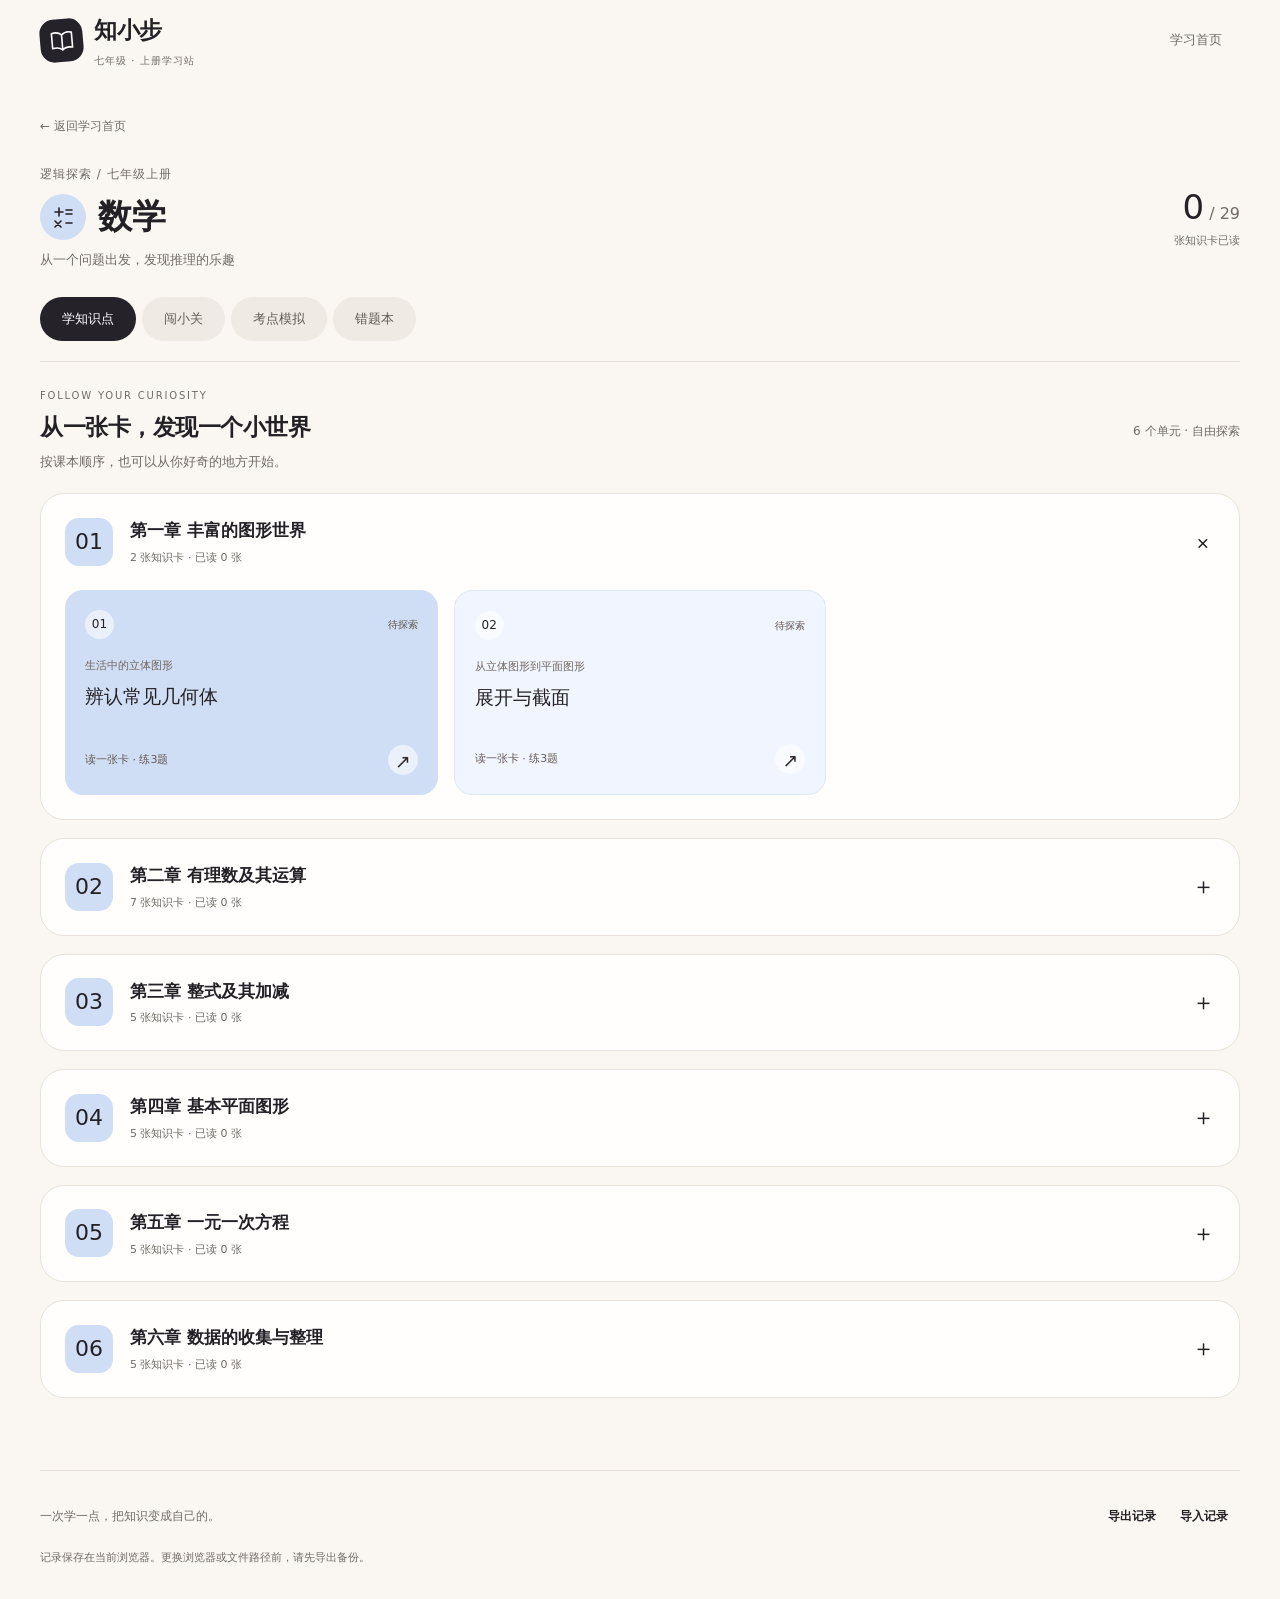
<file: math-grade7.html>
<!DOCTYPE html>
<html lang="zh-CN">
<head>
<meta charset="UTF-8">
<meta name="viewport" content="width=device-width, initial-scale=1.0, viewport-fit=cover">
<title>数学 · 七年级上册 · 知小步</title>
<link rel="stylesheet" href="assets/styles/learning.css?v=20261021-compact1">
<script src="assets/js/core/content.js?v=20261021-compact1"></script>
<script src="content/grade7-semester1/manifest.js"></script>
<script src="content/grade7-semester1/editions/math.js?v=20261021-compact1"></script>
<script src="assets/js/core/editions.js?v=20261021-compact1"></script>
<script src="assets/js/core/storage.js?v=20261021-compact1"></script>
<script src="assets/js/core/questions.js?v=20261021-compact1"></script>
<script src="assets/js/core/practice.js?v=20261021-compact1"></script>
<script src="assets/js/pages/ui.js?v=20261021-compact1"></script>
<script src="assets/js/pages/subject.js?v=20261021-compact1"></script>
</head>
<body class="g7-body" data-subject="math">
<div id="learning-app"></div>
<div id="legacy-root" hidden></div>
<noscript>请启用浏览器JavaScript以使用知识卡和练习。</noscript>
<script>Grade7.UI.boot();</script>
</body>
</html>
</file>
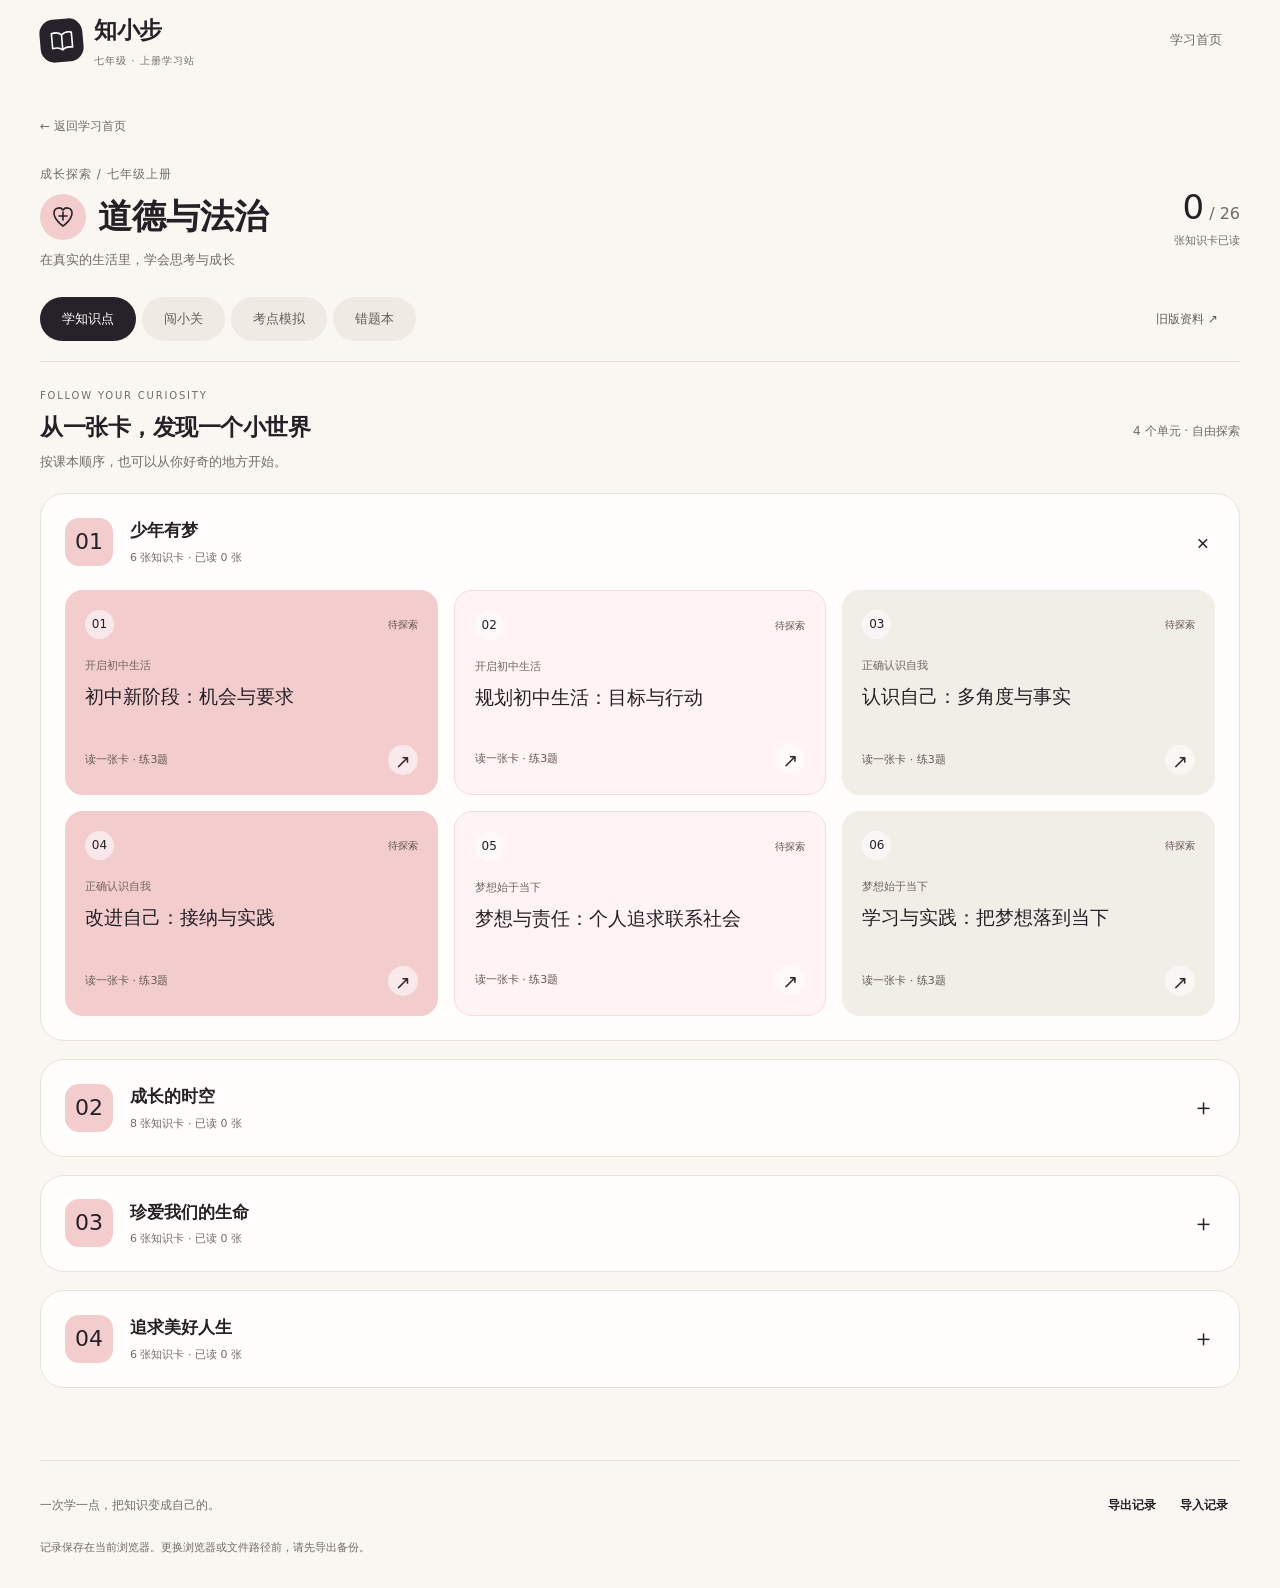
<file: morality-grade7.html>
<!-- Generated by Trae Work -->
<!DOCTYPE html>
<html lang="zh-CN">
<head>
<meta charset="UTF-8">
<meta name="viewport" content="width=device-width, initial-scale=1.0">
<title>七年级道德与法治上册 - 知识回顾与互动测试</title>
<style>
:root {
  --bg: #1a1423;
  --bg2: #221a30;
  --surface: #2a2040;
  --surface2: #33284e;
  --ink: #f0e8d8;
  --muted: #a99bb8;
  --accent: #d4a574;
  --accent2: #8b5e3c;
  --gold: #e8c87a;
  --jade: #6ab17a;
  --crimson: #c44a4a;
  --indigo: #5b6db8;
  --rule: #3d3055;
  --shadow: 0 4px 24px rgba(0,0,0,0.3);
}
* { margin: 0; padding: 0; box-sizing: border-box; }
body {
  font-family: 'PingFang SC', 'Microsoft YaHei', sans-serif;
  background: var(--bg);
  color: var(--ink);
  line-height: 1.7;
  min-height: 100vh;
}
::-webkit-scrollbar { width: 8px; }
::-webkit-scrollbar-track { background: var(--bg2); }
::-webkit-scrollbar-thumb { background: var(--accent2); border-radius: 4px; }

.hero {
  background: linear-gradient(135deg, var(--bg) 0%, var(--bg2) 50%, var(--surface) 100%);
  padding: 48px 24px 40px;
  text-align: center;
  position: relative;
  overflow: hidden;
  border-bottom: 2px solid var(--accent2);
}
.hero h1 { font-size: 2.2em; color: var(--gold); margin-bottom: 8px; letter-spacing: 2px; }
.hero .subtitle { color: var(--accent); font-size: 1.1em; margin-bottom: 16px; }
.hero .meta-tags { display: flex; justify-content: center; gap: 12px; flex-wrap: wrap; }
.hero .tag { background: var(--surface2); border: 1px solid var(--accent2); border-radius: 20px; padding: 4px 16px; font-size: 0.85em; color: var(--muted); }
.hero .tag strong { color: var(--accent); }

.nav-bar {
  display: flex; justify-content: center; gap: 8px;
  padding: 16px 24px; background: var(--bg2);
  border-bottom: 1px solid var(--rule);
  position: sticky; top: 0; z-index: 100; flex-wrap: wrap;
}
.nav-btn {
  background: var(--surface); border: 1px solid var(--rule);
  color: var(--ink); padding: 8px 24px; border-radius: 8px;
  cursor: pointer; font-size: 0.95em; transition: all 0.25s;
  text-decoration: none; display: inline-block;
}
.nav-btn:hover { border-color: var(--accent); color: var(--accent); }
.nav-btn.active { background: var(--accent2); border-color: var(--gold); color: var(--gold); }
.nav-btn-home {
  border-color: var(--gold);
  color: var(--gold);
}
.nav-btn-wrong {
  border-color: #e74c3c;
  color: #e74c3c;
}
.nav-btn-wrong:hover {
  background: rgba(231, 76, 60, 0.1);
  border-color: #e74c3c;
  color: #e74c3c;
}

/* 错题本样式 */
.wb-header {
  display: flex; justify-content: space-between; align-items: center;
  margin-bottom: 20px; flex-wrap: wrap; gap: 12px;
}
.wb-header h2 { color: var(--gold); margin: 0; }
.wb-stats { color: var(--muted); font-size: 0.95em; }
.wb-stats strong { color: #e74c3c; font-size: 1.2em; }
.wb-empty {
  text-align: center; padding: 60px 20px;
  background: var(--surface); border-radius: 12px;
  border: 1px dashed var(--rule);
}
.wb-toolbar {
  display: flex; align-items: center; gap: 16px;
  margin-bottom: 20px; flex-wrap: wrap;
}
.wb-list { display: flex; flex-direction: column; gap: 16px; }
.wb-card {
  background: var(--surface); border: 1px solid var(--rule);
  border-radius: 12px; padding: 20px;
}
.wb-card-head {
  display: flex; justify-content: space-between; align-items: center;
  margin-bottom: 12px; flex-wrap: wrap; gap: 8px;
}
.wb-tag {
  background: rgba(231, 76, 60, 0.1); color: #e74c3c;
  padding: 3px 10px; border-radius: 6px; font-size: 0.8em;
}
.wb-count { color: var(--muted); font-size: 0.85em; }
.wb-card-q {
  font-weight: 600; line-height: 1.7; margin-bottom: 12px;
  color: var(--ink);
}
.wb-options { display: flex; flex-direction: column; gap: 8px; margin-bottom: 12px; }
.wb-option {
  display: flex; align-items: flex-start; gap: 10px;
  padding: 10px 14px; background: var(--bg);
  border: 1px solid var(--rule); border-radius: 8px;
  font-size: 0.92em; line-height: 1.6;
}
.wb-option.correct {
  background: rgba(46, 204, 113, 0.1);
  border-color: var(--jade); color: var(--jade);
}
.wb-option.wrong {
  background: rgba(231, 76, 60, 0.1);
  border-color: var(--crimson); color: var(--crimson);
  text-decoration: line-through;
  text-decoration-color: rgba(231, 76, 60, 0.5);
}
.wb-opt-label {
  font-weight: 700; min-width: 24px;
}
.wb-explain {
  background: var(--accent2); padding: 12px 16px;
  border-radius: 8px; font-size: 0.9em;
  line-height: 1.7; border-left: 3px solid var(--gold);
  color: var(--ink);
}
.wb-explain strong { color: var(--gold); }
.wb-practice-header {
  display: flex; justify-content: space-between; align-items: center;
  margin-bottom: 20px; flex-wrap: wrap; gap: 12px;
}
.wb-progress { color: var(--muted); font-size: 0.95em; }

.main-content { max-width: 960px; margin: 0 auto; padding: 32px 20px 60px; }
.section { display: none; animation: fadeIn 0.4s; }
.section.active { display: block; }
@keyframes fadeIn { from { opacity: 0; transform: translateY(10px); } to { opacity: 1; transform: translateY(0); } }

.unit-card {
  background: var(--surface); border: 1px solid var(--rule);
  border-radius: 12px; margin-bottom: 16px; overflow: hidden;
  transition: border-color 0.25s;
}
.unit-card:hover { border-color: var(--accent2); }
.unit-header {
  display: flex; align-items: center; justify-content: space-between;
  padding: 16px 20px; cursor: pointer; user-select: none;
}
.unit-header .unit-title { font-size: 1.05em; color: var(--accent); font-weight: 600; }
.unit-header .unit-period { font-size: 0.8em; color: var(--muted); margin-top: 2px; }
.unit-header .toggle {
  width: 28px; height: 28px; display: flex; align-items: center;
  justify-content: center; border-radius: 50%;
  background: var(--surface2); color: var(--accent);
  transition: transform 0.3s; font-size: 1.2em;
}
.unit-card.open .toggle { transform: rotate(45deg); }
.unit-body { max-height: 0; overflow: hidden; transition: max-height 0.4s ease; }
.unit-card.open .unit-body { max-height: 8000px; }
.lessons { padding: 0 20px 16px; }
.lesson-block { margin-bottom: 12px; border-left: 3px solid var(--accent2); padding-left: 14px; }
.lesson-title { font-size: 0.95em; color: var(--gold); cursor: pointer; padding: 6px 0; user-select: none; }
.lesson-title .star { color: var(--crimson); font-size: 0.85em; }
.point-list { display: none; padding: 8px 0 8px 4px; }
.lesson-block.open .point-list { display: block; animation: slideDown 0.3s; }
@keyframes slideDown { from { opacity: 0; } to { opacity: 1; } }
.point-card { background: var(--bg2); border-radius: 8px; padding: 12px 14px; margin-bottom: 8px; border: 1px solid transparent; transition: border-color 0.2s; }
.point-card:hover { border-color: var(--accent2); }
.point-title { font-size: 0.9em; color: var(--accent); margin-bottom: 6px; font-weight: 600; }
.point-title .freq { font-size: 0.75em; padding: 1px 8px; border-radius: 10px; margin-left: 8px; }
.freq-high { background: rgba(229,57,53,0.2); color: var(--crimson); }
.freq-mid { background: rgba(121,134,203,0.2); color: var(--indigo); }
.point-content { font-size: 0.88em; color: var(--ink); line-height: 1.8; opacity: 0.9; }
.point-type { font-size: 0.75em; color: var(--muted); margin-top: 6px; }

/* 单元小结测试 */
.unit-quiz-section {
  margin-top: 16px;
  padding-top: 16px;
  border-top: 2px dashed var(--rule);
}
.unit-quiz-header {
  display: flex;
  align-items: center;
  justify-content: space-between;
  padding: 12px 16px;
  background: linear-gradient(135deg, rgba(229,115,115,0.12), rgba(255,213,79,0.08));
  border: 1px solid var(--accent2);
  border-radius: 10px;
  cursor: pointer;
  user-select: none;
  transition: all 0.25s;
}
.unit-quiz-header:hover {
  border-color: var(--gold);
  background: linear-gradient(135deg, rgba(229,115,115,0.18), rgba(255,213,79,0.12));
}
.unit-quiz-header .quiz-title {
  font-size: 1em;
  color: var(--gold);
  font-weight: 600;
  display: flex;
  align-items: center;
  gap: 8px;
}
.unit-quiz-header .quiz-title .icon { font-size: 1.2em; }
.unit-quiz-header .quiz-meta {
  font-size: 0.8em;
  color: var(--muted);
}
.unit-quiz-header .toggle-arrow {
  color: var(--accent);
  transition: transform 0.3s;
  font-size: 1.1em;
}
.unit-quiz-section.open .toggle-arrow { transform: rotate(180deg); }

.unit-quiz-body {
  max-height: 0;
  overflow: hidden;
  transition: max-height 0.5s ease;
}
.unit-quiz-section.open .unit-quiz-body {
  max-height: 12000px;
}

.unit-quiz-content {
  padding: 16px 4px 4px;
}
.uq-card {
  background: var(--surface);
  border: 1px solid var(--rule);
  border-radius: 12px;
  padding: 18px 18px 16px;
  margin-bottom: 14px;
}
.uq-type-badge {
  display: inline-block;
  font-size: 0.72em;
  padding: 2px 10px;
  border-radius: 10px;
  margin-bottom: 10px;
}
.uq-choice { background: rgba(229,115,115,0.15); color: var(--accent); border: 1px solid var(--accent2); }
.uq-judge { background: rgba(121,134,203,0.15); color: var(--indigo); border: 1px solid var(--indigo); }
.uq-material { background: rgba(129,199,132,0.15); color: var(--jade); border: 1px solid var(--jade); }
.uq-comprehensive { background: rgba(255,213,79,0.15); color: var(--gold); border: 1px solid var(--gold); }

.uq-source { font-size: 0.75em; color: var(--muted); margin-bottom: 8px; font-style: italic; }
.uq-question { font-size: 0.95em; color: var(--ink); line-height: 1.7; margin-bottom: 12px; }
.uq-material-text {
  background: var(--bg2);
  border-left: 3px solid var(--jade);
  padding: 10px 14px;
  margin-bottom: 12px;
  font-size: 0.88em;
  color: var(--muted);
  line-height: 1.8;
  white-space: pre-line;
}

.uq-options { display: flex; flex-direction: column; gap: 8px; }
.uq-option {
  background: var(--bg2);
  border: 1px solid var(--rule);
  border-radius: 8px;
  padding: 10px 14px;
  cursor: pointer;
  font-size: 0.9em;
  color: var(--ink);
  transition: all 0.2s;
  display: flex;
  align-items: flex-start;
  gap: 10px;
}
.uq-option:hover { border-color: var(--accent); background: var(--surface2); }
.uq-option.selected { border-color: var(--accent); background: rgba(229,115,115,0.1); }
.uq-option.correct { border-color: var(--jade); background: rgba(129,199,132,0.12); color: var(--jade); }
.uq-option.wrong { border-color: var(--crimson); background: rgba(229,57,53,0.1); color: var(--crimson); }
.uq-option.disabled { cursor: default; }
.uq-option .opt-label {
  flex-shrink: 0;
  width: 22px;
  height: 22px;
  display: flex;
  align-items: center;
  justify-content: center;
  background: var(--surface);
  border: 1px solid var(--rule);
  border-radius: 50%;
  font-size: 0.78em;
  color: var(--muted);
  font-weight: 600;
}
.uq-option.selected .opt-label {
  border-color: var(--accent);
  color: var(--accent);
}
.uq-option.correct .opt-label {
  border-color: var(--jade);
  background: var(--jade);
  color: #fff;
}
.uq-option.wrong .opt-label {
  border-color: var(--crimson);
  background: var(--crimson);
  color: #fff;
}

.uq-judge-options { display: flex; gap: 12px; margin-bottom: 4px; }
.uq-judge-btn {
  flex: 1;
  padding: 12px;
  text-align: center;
  background: var(--bg2);
  border: 1px solid var(--rule);
  border-radius: 8px;
  cursor: pointer;
  font-size: 0.95em;
  transition: all 0.2s;
  color: var(--ink);
}
.uq-judge-btn:hover { border-color: var(--accent); background: var(--surface2); }
.uq-judge-btn.selected { border-color: var(--accent); background: rgba(229,115,115,0.1); color: var(--accent); }
.uq-judge-btn.correct { border-color: var(--jade); background: rgba(129,199,132,0.15); color: var(--jade); }
.uq-judge-btn.wrong { border-color: var(--crimson); background: rgba(229,57,53,0.1); color: var(--crimson); }
.uq-judge-btn.disabled { cursor: default; }

.uq-explain {
  margin-top: 12px;
  padding: 10px 14px;
  background: rgba(121,134,203,0.08);
  border-left: 3px solid var(--indigo);
  border-radius: 0 6px 6px 0;
  font-size: 0.85em;
  color: var(--muted);
  line-height: 1.7;
  display: none;
}
.uq-explain.show { display: block; animation: fadeIn 0.3s; }
.uq-explain strong { color: var(--accent); }

.uq-score-bar {
  display: flex;
  justify-content: space-between;
  align-items: center;
  padding: 14px 18px;
  background: var(--surface);
  border: 1px solid var(--rule);
  border-radius: 10px;
  margin-top: 16px;
}
.uq-score-info { font-size: 0.9em; color: var(--muted); }
.uq-score-info strong { color: var(--gold); font-size: 1.2em; }
.uq-reset-btn {
  padding: 6px 16px;
  font-size: 0.82em;
  background: var(--surface2);
  color: var(--accent);
  border: 1px solid var(--rule);
  border-radius: 6px;
  cursor: pointer;
  transition: all 0.2s;
}
.uq-reset-btn:hover { border-color: var(--accent); background: var(--surface); }

.quiz-intro { text-align: center; padding: 40px 20px; }
.quiz-intro h2 { color: var(--gold); font-size: 1.8em; margin-bottom: 12px; }
.quiz-intro p { color: var(--muted); max-width: 560px; margin: 0 auto 20px; }
.quiz-modes { display: grid; grid-template-columns: repeat(auto-fit, minmax(200px, 1fr)); gap: 16px; max-width: 700px; margin: 0 auto; }
.mode-card {
  background: var(--surface); border: 1px solid var(--rule);
  border-radius: 12px; padding: 24px 16px; cursor: pointer;
  transition: all 0.25s; text-align: center; position: relative;
}
.mode-card:hover { border-color: var(--accent); transform: translateY(-4px); box-shadow: var(--shadow); }
.mode-icon { font-size: 2.5em; margin-bottom: 8px; }
.mode-name { color: var(--gold); font-weight: 600; margin-bottom: 4px; }
.mode-desc { font-size: 0.8em; color: var(--muted); }
.mode-count { font-size: 0.75em; color: var(--accent2); margin-top: 6px; }
.mode-round { display: inline-block; margin-top: 8px; padding: 2px 10px; font-size: 0.72em; border-radius: 10px; background: rgba(255,213,79,0.12); color: var(--gold); border: 1px solid var(--gold); }
.mode-progress-tag {
  position: absolute; top: 8px; right: 8px;
  padding: 2px 10px; font-size: 0.7em; border-radius: 10px;
  background: rgba(129,199,132,0.15); color: var(--jade);
  border: 1px solid var(--jade);
}

.quiz-area { display: none; }
.quiz-area.active { display: block; }
.quiz-topbar { display: flex; justify-content: space-between; align-items: center; margin-bottom: 20px; flex-wrap: wrap; gap: 12px; }
.quiz-progress { flex: 1; height: 8px; background: var(--surface); border-radius: 4px; overflow: hidden; min-width: 200px; }
.quiz-progress-bar { height: 100%; background: linear-gradient(90deg, var(--accent2), var(--gold)); border-radius: 4px; transition: width 0.4s; width: 0%; }
.quiz-stats { display: flex; gap: 16px; font-size: 0.85em; }
.stat-item { color: var(--muted); }
.stat-item strong { color: var(--accent); }
.stat-item.score strong { color: var(--gold); }

.back-btn {
  display: inline-flex; align-items: center; gap: 6px;
  background: var(--surface2); color: var(--accent);
  border: 1px solid var(--rule); padding: 8px 18px;
  border-radius: 8px; cursor: pointer; font-size: 0.9em;
  transition: all 0.2s; margin-bottom: 16px;
}
.back-btn:hover { border-color: var(--accent); background: var(--surface); }
.quiz-header-bar { display: flex; justify-content: space-between; align-items: center; margin-bottom: 4px; flex-wrap: wrap; gap: 8px; }
.quiz-mode-title { color: var(--gold); font-size: 1.1em; font-weight: 600; }
.quiz-round-badge { padding: 3px 12px; font-size: 0.78em; border-radius: 12px; background: rgba(129,199,132,0.15); color: var(--jade); border: 1px solid var(--jade); }

.question-card { background: var(--surface); border: 1px solid var(--rule); border-radius: 16px; padding: 28px 24px; margin-bottom: 20px; position: relative; }
.q-type-badge { display: inline-block; font-size: 0.75em; padding: 2px 12px; border-radius: 12px; margin-bottom: 12px; }
.badge-time { background: rgba(229,115,115,0.15); color: var(--accent); border: 1px solid var(--accent2); }
.badge-sort { background: rgba(129,199,132,0.15); color: var(--jade); border: 1px solid var(--jade); }
.badge-match { background: rgba(121,134,203,0.15); color: var(--indigo); border: 1px solid var(--indigo); }
.badge-art { background: rgba(229,57,53,0.15); color: var(--crimson); border: 1px solid var(--crimson); }
.badge-find { background: rgba(255,213,79,0.15); color: var(--gold); border: 1px solid var(--gold); }

.q-source { font-size: 0.78em; color: var(--muted); margin-bottom: 8px; font-style: italic; }
.q-scenario { font-size: 0.82em; color: var(--muted); font-style: italic; margin-bottom: 12px; padding: 10px 14px; background: rgba(0,0,0,0.15); border-radius: 8px; border-left: 3px solid var(--accent2); }
.q-text { font-size: 1.05em; color: var(--ink); margin-bottom: 20px; line-height: 1.8; }

.q-options { display: flex; flex-direction: column; gap: 10px; }
.q-option { display: flex; align-items: center; gap: 12px; padding: 12px 16px; background: var(--bg2); border: 1px solid var(--rule); border-radius: 10px; cursor: pointer; transition: all 0.2s; user-select: none; }
.q-option:hover { border-color: var(--accent); background: var(--surface2); }
.q-option.selected { border-color: var(--accent); background: rgba(229,115,115,0.08); }
.q-option.correct { border-color: var(--jade); background: rgba(129,199,132,0.12); }
.q-option.wrong { border-color: var(--crimson); background: rgba(229,57,53,0.12); }
.q-option.disabled { pointer-events: none; }
.opt-label { width: 28px; height: 28px; display: flex; align-items: center; justify-content: center; border-radius: 50%; background: var(--surface2); font-weight: 600; font-size: 0.85em; color: var(--accent); flex-shrink: 0; }
.q-option.correct .opt-label { background: var(--jade); color: #fff; }
.q-option.wrong .opt-label { background: var(--crimson); color: #fff; }
.opt-text { font-size: 0.92em; }

.sort-list { display: flex; flex-direction: column; gap: 8px; }
.sort-item { display: flex; align-items: center; gap: 12px; padding: 12px 16px; background: var(--bg2); border: 1px solid var(--rule); border-radius: 10px; transition: border-color 0.2s; }
.sort-item:hover { border-color: var(--accent); }
.sort-item.placed { border-color: var(--jade); }
.sort-item.placed.wrong-pos { border-color: var(--crimson); }
.sort-num { width: 28px; height: 28px; display: flex; align-items: center; justify-content: center; border-radius: 50%; background: var(--surface2); color: var(--accent); font-size: 0.85em; flex-shrink: 0; }
.sort-text { font-size: 0.9em; flex: 1; }
.sort-controls { display: flex; flex-direction: column; gap: 4px; }
.sort-btn { width: 28px; height: 22px; border: 1px solid var(--rule); background: var(--surface2); color: var(--accent); border-radius: 4px; cursor: pointer; font-size: 0.7em; }
.sort-btn:hover { border-color: var(--accent); }

.match-grid { display: grid; grid-template-columns: 1fr 1fr; gap: 16px; }
.match-col { display: flex; flex-direction: column; gap: 10px; }
.match-col-title { font-size: 0.8em; color: var(--muted); text-align: center; margin-bottom: 4px; }
.match-item { padding: 12px 14px; background: var(--bg2); border: 1px solid var(--rule); border-radius: 10px; cursor: pointer; font-size: 0.88em; transition: all 0.2s; text-align: center; }
.match-item:hover { border-color: var(--accent); }
.match-item.selected-left { border-color: var(--accent); background: rgba(229,115,115,0.1); }
.match-item.matched { border-color: var(--jade); background: rgba(129,199,132,0.08); pointer-events: none; }
.match-item.matched .match-pair-num { display: inline-block; width: 20px; height: 20px; border-radius: 50%; background: var(--jade); color: #fff; font-size: 0.7em; text-align: center; line-height: 20px; margin-left: 6px; }

.feedback { margin-top: 16px; padding: 14px 16px; border-radius: 10px; display: none; }
.feedback.show { display: block; animation: slideDown 0.3s; }
.feedback.correct { background: rgba(129,199,132,0.1); border: 1px solid var(--jade); }
.feedback.wrong { background: rgba(229,57,53,0.1); border: 1px solid var(--crimson); }
.feedback .fb-title { font-weight: 600; margin-bottom: 4px; }
.feedback.correct .fb-title { color: var(--jade); }
.feedback.wrong .fb-title { color: var(--crimson); }
.feedback .fb-explain { font-size: 0.85em; color: var(--muted); }

.btn-row { display: flex; gap: 12px; margin-top: 20px; }
.btn { padding: 10px 32px; border: none; border-radius: 8px; cursor: pointer; font-size: 0.95em; font-weight: 600; transition: all 0.2s; }
.btn-primary { background: linear-gradient(135deg, var(--accent2), var(--accent)); color: #fff; }
.btn-primary:hover { transform: translateY(-2px); box-shadow: 0 4px 16px rgba(229,115,115,0.3); }
.btn-primary:disabled { opacity: 0.4; cursor: not-allowed; transform: none; }
.btn-secondary { background: var(--surface2); color: var(--accent); border: 1px solid var(--rule); }
.btn-secondary:hover { border-color: var(--accent); }

.result-card { background: var(--surface); border: 1px solid var(--rule); border-radius: 16px; padding: 40px 24px; text-align: center; }
.result-score { font-size: 3em; color: var(--gold); font-weight: 700; margin: 16px 0; }
.result-grade { font-size: 1.3em; color: var(--accent); margin-bottom: 8px; }
.result-msg { color: var(--muted); margin-bottom: 24px; }
.result-badges { display: flex; justify-content: center; gap: 12px; flex-wrap: wrap; margin-bottom: 24px; }
.badge { padding: 6px 16px; border-radius: 20px; font-size: 0.85em; background: var(--bg2); border: 1px solid var(--accent2); color: var(--accent); }
.result-detail { text-align: left; max-width: 500px; margin: 0 auto 24px; }
.result-row { display: flex; justify-content: space-between; padding: 8px 0; border-bottom: 1px solid var(--rule); font-size: 0.9em; }
.result-row:last-child { border-bottom: none; }
.result-row span:last-child { color: var(--accent); }

.round-upgrade {
  margin-top: 16px; padding: 12px 16px; border-radius: 10px;
  background: rgba(255,213,79,0.1); border: 1px solid var(--gold);
  color: var(--gold); font-size: 0.9em;
}

@media (max-width: 640px) {
  .hero h1 { font-size: 1.6em; }
  .match-grid { grid-template-columns: 1fr; }
  .q-text { font-size: 0.95em; }
  .nav-btn { padding: 6px 14px; font-size: 0.85em; }
}
</style>
<link rel="stylesheet" href="assets/styles/learning.css?v=20261021-compact1">
<script src="assets/js/core/content.js?v=20261021-compact1"></script>
<script src="content/grade7-semester1/manifest.js"></script>
<script src="content/grade7-semester1/morality.js"></script>
<script src="content/grade7-semester1/editions/morality.js?v=20261021-compact1"></script>
<script src="assets/js/core/editions.js?v=20261021-compact1"></script>
<script src="assets/js/core/storage.js?v=20261021-compact1"></script>
<script src="assets/js/core/questions.js?v=20261021-compact1"></script>
<script src="assets/js/core/practice.js?v=20261021-compact1"></script>
<script src="assets/js/pages/ui.js?v=20261021-compact1"></script>
<script src="assets/js/pages/home.js?v=20261021-compact1"></script>
<script src="assets/js/pages/subject.js?v=20261021-compact1"></script>
</head>
<body class="g7-body" data-subject="morality">
<div id="learning-app"></div>
<div id="legacy-root" hidden>
<aside style="padding:16px;background:#fff3cf;color:#513d12">旧版资料存档：内容可能与已确认的2024版教材不一致，旧记录保留供回看。<a href="#learn">返回新版学习</a></aside>
<a class="g7-legacy-back" href="morality-grade7.html#learn">← 返回新版学习站</a>

<header class="hero">
  <h1>七年级道德与法治 - 上册</h1>
  <p class="subtitle">知识回顾与互动测试 - 成长的节拍 · 友谊的天空 · 师生情谊 · 生命的思考</p>
  <div class="meta-tags">
    <span class="tag">教材：<strong>人教版（部编版）</strong></span>
    <span class="tag">地区：<strong>深圳</strong></span>
    <span class="tag">单元：<strong>4个单元 / 10课</strong></span>
  </div>
</header>

<nav class="nav-bar">
  <a href="index.html" class="nav-btn nav-btn-home">📚 科目选择</a>
  <button class="nav-btn active" data-tab="review" onclick="switchTab('review')">知识回顾</button>
  <button class="nav-btn" data-tab="quiz" onclick="switchTab('quiz')">互动测试</button>
  <button class="nav-btn" data-tab="stats" onclick="switchTab('stats')">学习统计</button>
  <button class="nav-btn nav-btn-wrong" onclick="showWrongBook()">📕 错题本</button>
</nav>

<main class="main-content">

<section class="section active" id="review">
  <div id="review-content"></div>
</section>

<section class="section" id="quiz">
  <div class="quiz-intro" id="quizIntro">
    <h2>思政课堂 - 互动挑战</h2>
    <p>精选深圳中考道法题型风格题目，涵盖材料分析、观点辨析、情境分析、名言解读、案例分析、综合探究6大常考题型。每轮答完得分≥70分解锁下一轮，难度递增。</p>
    <div class="quiz-modes" id="quizModes"></div>
  </div>
  <div class="quiz-area" id="quizArea"></div>
</section>

<section class="section" id="stats">
  <div class="result-card">
    <h2 style="color:var(--gold);margin-bottom:20px;">学习数据</h2>
    <div id="statsContent">
      <p style="color:var(--muted);">完成测试后，你的成绩和知识点掌握情况将在这里展示。</p>
    </div>
  </div>
</section>

<section class="section" id="wrongBookPanel">
  <div id="wrongBookContent"></div>
</section>

</main>

<script>
// ============================================================
// 知识点数据（上册 4单元 10课）
// ============================================================
var REVIEW_DATA = Grade7.Content.legacy('morality').REVIEW_DATA;

// ============================================================
// 单元小结测试 - 真题风格（每单元7题，精选题型）
// 题型：选择题3道 + 判断题2道 + 材料分析题1道 + 综合探究与辨析1道
// ============================================================
var UNIT_QUIZ = Grade7.Content.legacy('morality').UNIT_QUIZ;

// 单元测试答题状态追踪
var unitQuizState = {}; // unitIndex -> { answers: [], score: 0, submitted: [], currentScore: 0 }

// ============================================================
// 真题风格题库 - 3轮难度递进
// 6大题型：材料选择、价值排序、名言解读、情境分析、观点辨析、综合探究
// ============================================================
var QUESTIONS = Grade7.Content.legacy('morality').QUESTIONS;

// ============================================================
// 全局状态
// ============================================================
var quizState = {
  mode: null, round: 1, questions: [], current: 0, score: 0,
  answered: false, results: [], selectedAnswer: null,
  matchState: {}, sortState: {}
};

var MODE_NAMES = {
  time: '材料选择', sort: '价值排序', match: '名言解读',
  art: '情境分析', find: '观点辨析', all: '综合探究'
};

var MODE_ICONS = {
  time: '\u270D', sort: '\u2195', match: '\u2696',
  art: '\u{1F4AC}', find: '\u2753', all: '\u2B50'
};

var MODE_DESCS = {
  time: '材料型选择题，中考主力题型',
  sort: '价值排序题，按重要性排序',
  match: '名言解读题，古语与道理匹配',
  art: '情境分析题，生活情境分析',
  find: '观点辨析题，找出错误观点',
  all: '6种真题题型混合，全真模拟'
};

var TOTAL_ROUNDS = 3;
var STORAGE_KEY = 'morality_quiz_grade7_v1';
var WRONGBOOK_KEY = 'wrongbook_v1';
var SUBJECT_ID = 'morality';
var SUBJECT_NAME = '道德与法治';

// ============================================================
// 错题本数据管理
// ============================================================
function loadWrongBook() {
  try {
    var s = localStorage.getItem(WRONGBOOK_KEY);
    if(s){var normalized=Grade7.Storage.normalizeLegacy(WRONGBOOK_KEY,s);if(normalized.data)return Grade7.Storage.legacyHTML(normalized.data);}
  } catch(e) {}
  return { history: [], morality: [], biology: [], geography: [] };
}

function saveWrongBook(wb) {
  try { localStorage.setItem(WRONGBOOK_KEY, JSON.stringify(wb)); } catch(e) {}
}

function addWrongQuestion(qInfo) {
  var wb = loadWrongBook();
  var list = wb[SUBJECT_ID] || [];
  // 检查是否已存在（用 q 内容去重）
  for (var i = 0; i < list.length; i++) {
    if (list[i].q === qInfo.q) {
      list[i].wrongCount++;
      list[i].lastWrongAt = Date.now();
      list[i].userAnswer = qInfo.userAnswer;
      wb[SUBJECT_ID] = list;
      saveWrongBook(wb);
      return;
    }
  }
  // 新增
  list.unshift({
    id: SUBJECT_ID + '_' + Date.now() + '_' + Math.floor(Math.random() * 1000),
    subject: SUBJECT_NAME,
    subjectId: SUBJECT_ID,
    source: qInfo.source || '练习',
    q: qInfo.q,
    options: qInfo.options || null,
    answer: qInfo.answer,
    userAnswer: qInfo.userAnswer,
    explain: qInfo.explain || '',
    qType: qInfo.qType || 'choice',
    wrongCount: 1,
    addedAt: Date.now(),
    lastWrongAt: Date.now(),
    correctCount: 0
  });
  wb[SUBJECT_ID] = list;
  saveWrongBook(wb);
}

function markWrongCorrect(qid) {
  var wb = loadWrongBook();
  var list = wb[SUBJECT_ID] || [];
  for (var i = 0; i < list.length; i++) {
    if (list[i].id === qid) {
      list[i].correctCount = (list[i].correctCount || 0) + 1;
      wb[SUBJECT_ID] = list;
      saveWrongBook(wb);
      return;
    }
  }
}

function getWrongCount(subjectId) {
  var wb = loadWrongBook();
  return (wb[subjectId] || []).length;
}

// ============================================================
// 错题本页面渲染
// ============================================================
var wrongBookState = { current: 0, questions: [], selectedAnswer: null, answered: false, mode: 'list' };

function showWrongBook() {
  document.querySelectorAll('.section').forEach(function(s) { s.classList.remove('active'); });
  document.querySelectorAll('.nav-btn').forEach(function(b) { b.classList.remove('active'); });
  document.getElementById('wrongBookPanel').classList.add('active');
  renderWrongBookList();
}

function renderWrongBookList() {
  var wb = loadWrongBook();
  var list = wb[SUBJECT_ID] || [];
  var html = '';
  html += '<div class="wb-header">';
  html += '<h2 style="margin:0;">📕 错题本 — ' + SUBJECT_NAME + '</h2>';
  html += '<div class="wb-stats">共 <strong>' + list.length + '</strong> 道错题</div>';
  html += '</div>';
  
  if (list.length === 0) {
    html += '<div class="wb-empty">';
    html += '<div style="font-size:3em; margin-bottom:16px;">🎉</div>';
    html += '<div style="font-size:1.1em; color:var(--muted);">暂无错题，继续加油！</div>';
    html += '</div>';
  } else {
    html += '<div class="wb-toolbar">';
    html += '<button class="nav-btn" onclick="startWrongBookPractice()">🎯 重新练习全部错题</button>';
    html += '<span style="color:var(--muted); font-size:0.9em;">答对不删除，永久收录</span>';
    html += '</div>';
    html += '<div class="wb-list">';
    for (var i = 0; i < list.length; i++) {
      var item = list[i];
      html += '<div class="wb-card">';
      html += '<div class="wb-card-head">';
      html += '<span class="wb-tag">' + item.source + '</span>';
      html += '<span class="wb-count">错 ' + item.wrongCount + ' 次' + (item.correctCount ? ' · 练对 ' + item.correctCount + ' 次' : '') + '</span>';
      html += '</div>';
      html += '<div class="wb-card-q">' + (i+1) + '. ' + item.q + '</div>';
      if (item.options) {
        html += '<div class="wb-options">';
        for (var j = 0; j < item.options.length; j++) {
          var optClass = '';
          if (j === item.answer) optClass = 'correct';
          else if (j === item.userAnswer) optClass = 'wrong';
          html += '<div class="wb-option ' + optClass + '">' + 
                  '<span class="wb-opt-label">' + String.fromCharCode(65+j) + '</span>' + 
                  item.options[j] + '</div>';
        }
        html += '</div>';
      }
      if (item.explain) {
        html += '<div class="wb-explain"><strong>解析：</strong>' + item.explain + '</div>';
      }
      html += '</div>';
    }
    html += '</div>';
  }
  
  document.getElementById('wrongBookContent').innerHTML = html;
}

function startWrongBookPractice() {
  var wb = loadWrongBook();
  var list = wb[SUBJECT_ID] || [];
  if (list.length === 0) return;
  
  // 转换为选择题形式用于练习
  var questions = [];
  for (var i = 0; i < list.length; i++) {
    if (list[i].options) {
      questions.push({
        id: list[i].id,
        q: list[i].q,
        options: list[i].options,
        answer: list[i].answer,
        explain: list[i].explain,
        source: list[i].source,
        _isWrong: true
      });
    }
  }
  
  if (questions.length === 0) {
    alert('当前没有可练习的选择题型错题');
    return;
  }
  
  wrongBookState = {
    current: 0,
    questions: questions,
    selectedAnswer: null,
    answered: false,
    mode: 'practice',
    score: 0
  };
  
  renderWrongBookQuestion();
}

function renderWrongBookQuestion() {
  var q = wrongBookState.questions[wrongBookState.current];
  var total = wrongBookState.questions.length;
  var html = '';
  html += '<div class="wb-practice-header">';
  html += '<button class="nav-btn" onclick="renderWrongBookList()">← 返回错题本</button>';
  html += '<div class="wb-progress">第 ' + (wrongBookState.current+1) + ' / ' + total + ' 题</div>';
  html += '</div>';
  
  html += '<div class="q-card">';
  html += '<div class="q-source">' + (q.source || '错题练习') + '</div>';
  html += '<div class="q-text">' + (wrongBookState.current+1) + '. ' + q.q + '</div>';
  html += '<div class="q-options">';
  for (var i = 0; i < q.options.length; i++) {
    html += '<div class="q-option" onclick="wbSelectOption(' + i + ', this)" data-idx="' + i + '">';
    html += '<span class="q-opt-label">' + String.fromCharCode(65+i) + '</span>' + q.options[i] + '</div>';
  }
  html += '</div>';
  html += '<div id="wbFeedback" class="feedback"></div>';
  html += '<div class="q-actions">';
  html += '<button id="wbSubmitBtn" class="btn-primary" onclick="wbSubmitAnswer()">提交答案</button>';
  html += '<button id="wbNextBtn" class="btn-primary" onclick="wbNextQuestion()" style="display:none;">下一题 →</button>';
  html += '</div>';
  html += '</div>';
  
  document.getElementById('wrongBookContent').innerHTML = html;
}

function wbSelectOption(idx, el) {
  if (wrongBookState.answered) return;
  wrongBookState.selectedAnswer = idx;
  var opts = document.querySelectorAll('#wrongBookContent .q-option');
  for (var i = 0; i < opts.length; i++) {
    opts[i].classList.remove('selected');
  }
  el.classList.add('selected');
}

function wbSubmitAnswer() {
  var q = wrongBookState.questions[wrongBookState.current];
  if (wrongBookState.selectedAnswer === null) return;
  var isCorrect = wrongBookState.selectedAnswer === q.answer;
  
  var opts = document.querySelectorAll('#wrongBookContent .q-option');
  for (var i = 0; i < opts.length; i++) {
    opts[i].classList.add('disabled');
    if (i === q.answer) opts[i].classList.add('correct');
    else if (i === wrongBookState.selectedAnswer) opts[i].classList.add('wrong');
  }
  
  wrongBookState.answered = true;
  if (isCorrect) {
    wrongBookState.score += 10;
    markWrongCorrect(q.id);
  } else {
    // 答错了再记一次
    addWrongQuestion({
      q: q.q, options: q.options, answer: q.answer,
      userAnswer: wrongBookState.selectedAnswer, explain: q.explain,
      source: q.source, qType: 'choice'
    });
  }
  
  var fb = document.getElementById('wbFeedback');
  fb.className = 'feedback show ' + (isCorrect ? 'correct' : 'wrong');
  fb.innerHTML = '<div class="fb-title">' + (isCorrect ? '✅ 回答正确！+10分' : '❌ 答案有误') + '</div>';
  if (q.explain) fb.innerHTML += '<div class="fb-explain">' + q.explain + '</div>';
  
  document.getElementById('wbSubmitBtn').style.display = 'none';
  document.getElementById('wbNextBtn').style.display = 'inline-block';
}

function wbNextQuestion() {
  if (!wrongBookState.answered) return;
  wrongBookState.current++;
  if (wrongBookState.current >= wrongBookState.questions.length) {
    wbShowResult();
  } else {
    wrongBookState.answered = false;
    wrongBookState.selectedAnswer = null;
    renderWrongBookQuestion();
  }
}

function wbShowResult() {
  var total = wrongBookState.questions.length;
  var score = wrongBookState.score;
  var correct = Math.round(score / 10);
  var html = '';
  html += '<div class="wb-practice-header">';
  html += '<button class="nav-btn" onclick="renderWrongBookList()">← 返回错题本</button>';
  html += '</div>';
  html += '<div class="result-card">';
  html += '<div class="result-title">错题练习完成</div>';
  html += '<div class="result-score">' + score + '</div>';
  html += '<div class="result-sub">答对 ' + correct + ' / ' + total + ' 题</div>';
  html += '<div class="result-tip">错题永久保留，可反复练习加深印象</div>';
  html += '<div class="result-actions">';
  html += '<button class="btn-primary" onclick="startWrongBookPractice()">🔄 再练一次</button>';
  html += '<button class="nav-btn" onclick="renderWrongBookList()">查看错题</button>';
  html += '</div></div>';
  document.getElementById('wrongBookContent').innerHTML = html;
}

// ============================================================
// 数据持久化（进度、答题状态）
// ============================================================
function loadAllData() {
  try {
    var s = localStorage.getItem(STORAGE_KEY);
    if(s){var normalized=Grade7.Storage.normalizeLegacy(STORAGE_KEY,s);if(normalized.data)return Grade7.Storage.legacyHTML(normalized.data);}
  } catch(e) {}
  return {
    rounds: { time: 1, sort: 1, match: 1, art: 1, find: 1, all: 1 },
    stats: [],
    sessions: {}
  };
}

function saveAllData(d) {
  try { localStorage.setItem(STORAGE_KEY, JSON.stringify(d)); } catch(e) {}
}

function getRound(mode) {
  var d = loadAllData();
  return d.rounds[mode] || 1;
}

function advanceRound(mode) {
  var d = loadAllData();
  if (d.rounds[mode] < TOTAL_ROUNDS) {
    d.rounds[mode]++;
    saveAllData(d);
    return true;
  }
  return false;
}

function saveSession() {
  var d = loadAllData();
  d.sessions[quizState.mode] = {
    round: quizState.round,
    current: quizState.current,
    score: quizState.score,
    questions: quizState.questions,
    results: quizState.results,
    answered: quizState.answered,
    selectedAnswer: quizState.selectedAnswer,
    matchState: quizState.matchState,
    sortState: quizState.sortState
  };
  saveAllData(d);
}

function loadSession(mode) {
  var d = loadAllData();
  if (d.sessions[mode]) return d.sessions[mode];
  return null;
}

function clearSession(mode) {
  var d = loadAllData();
  delete d.sessions[mode];
  saveAllData(d);
}

function hasUnfinishedSession(mode) {
  var s = loadSession(mode);
  if (!s) return false;
  return s.current < s.questions.length;
}

// ============================================================
// 模式列表渲染
// ============================================================
function renderModes() {
  var container = document.getElementById('quizModes');
  var modes = ['time', 'sort', 'match', 'art', 'find', 'all'];
  var html = '';
  for (var i = 0; i < modes.length; i++) {
    var m = modes[i];
    var round = getRound(m);
    var hasSession = hasUnfinishedSession(m);
    var progressTag = hasSession ? '<span class="mode-progress-tag">继续</span>' : '';
    html += '<div class="mode-card" onclick="startQuiz(\'' + m + '\')">';
    html += progressTag;
    html += '<div class="mode-icon">' + MODE_ICONS[m] + '</div>';
    html += '<div class="mode-name">' + MODE_NAMES[m] + '</div>';
    html += '<div class="mode-desc">' + MODE_DESCS[m] + '</div>';
    html += '<div class="mode-count">3轮进阶 / 每轮10题</div>';
    html += '<span class="mode-round">当前 第' + round + '轮</span>';
    html += '</div>';
  }
  container.innerHTML = html;
}

// ============================================================
// 知识回顾渲染
// ============================================================
function renderReview() {
  var container = document.getElementById('review-content');
  var html = '';
  for (var i = 0; i < REVIEW_DATA.length; i++) {
    var unit = REVIEW_DATA[i];
    html += '<div class="unit-card" data-unit="' + i + '">';
    html += '<div class="unit-header" onclick="toggleUnit(' + i + ')">';
    html += '<div><div class="unit-title">' + unit.name + '</div>';
    html += '<div class="unit-period">' + unit.period + '</div></div>';
    html += '<div class="toggle">+</div></div>';
    html += '<div class="unit-body"><div class="lessons">';
    for (var j = 0; j < unit.lessons.length; j++) {
      var lesson = unit.lessons[j];
      var stars = '';
      for (var s = 0; s < lesson.star; s++) stars += '★';
      html += '<div class="lesson-block" data-lesson="' + j + '">';
      html += '<div class="lesson-title" onclick="toggleLesson(' + i + ',' + j + ')">';
      html += '<span class="star">' + stars + '</span> ' + lesson.name + '</div>';
      html += '<div class="point-list">';
      for (var k = 0; k < lesson.points.length; k++) {
        var p = lesson.points[k];
        var freqClass = p.f === '高频' ? 'freq-high' : 'freq-mid';
        html += '<div class="point-card">';
        html += '<div class="point-title">' + p.t + ' <span class="freq ' + freqClass + '">' + p.f + '</span></div>';
        html += '<div class="point-content">' + p.c + '</div>';
        html += '<div class="point-type">常考题型：' + p.type + '</div>';
        html += '</div>';
      }
      html += '</div></div>';
    }
    // 单元小结测试
    html += '<div class="unit-quiz-section" id="uq-' + i + '">';
    html += '<div class="unit-quiz-header" onclick="toggleUnitQuiz(' + i + ')">';
    html += '<div class="quiz-title"><span class="icon">\u270F</span> 单元小结测试 · ' + unit.name + '</div>';
    html += '<div class="quiz-meta">7题 / 4种题型</div>';
    html += '<div class="toggle-arrow">\u25BC</div></div>';
    html += '<div class="unit-quiz-body"><div class="unit-quiz-content" id="uqc-' + i + '"></div></div>';
    html += '</div>';
    
    html += '</div></div></div>';
  }
  container.innerHTML = html;
}

function toggleUnit(ui) {
  var card = document.querySelectorAll('.unit-card')[ui];
  card.classList.toggle('open');
}

function toggleLesson(ui, li) {
  var unitCard = document.querySelectorAll('.unit-card')[ui];
  var lessonBlock = unitCard.querySelectorAll('.lesson-block')[li];
  lessonBlock.classList.toggle('open');
}

function toggleUnitQuiz(ui) {
  var section = document.getElementById('uq-' + ui);
  section.classList.toggle('open');
  if (section.classList.contains('open')) {
    initUnitQuizState(ui);
    renderUnitQuiz(ui);
  }
}

// ============================================================
// 单元小结测试逻辑
// ============================================================
function initUnitQuizState(ui) {
  if (unitQuizState[ui]) return;
  var unitQuiz = UNIT_QUIZ[ui];
  unitQuizState[ui] = {
    answers: new Array(unitQuiz.questions.length).fill(null),
    submitted: new Array(unitQuiz.questions.length).fill(false),
    currentScore: 0
  };
}

function renderUnitQuiz(ui) {
  var container = document.getElementById('uqc-' + ui);
  var unitQuiz = UNIT_QUIZ[ui];
  var state = unitQuizState[ui];
  var html = '';
  for (var i = 0; i < unitQuiz.questions.length; i++) {
    var q = unitQuiz.questions[i];
    var typeClass = 'uq-' + q.type;
    html += '<div class="uq-card">';
    html += '<span class="uq-type-badge ' + typeClass + '">' + q.typeLabel + '</span>';
    html += '<div class="uq-source">' + q.source + '</div>';
    if (q.material) {
      html += '<div class="uq-material-text">' + q.material + '</div>';
    }
    html += '<div class="uq-question">' + (i + 1) + '. ' + q.q + '</div>';
    
    if (q.type === 'judge') {
      html += '<div class="uq-judge-options">';
      html += '<div class="uq-judge-btn';
      if (state.answers[i] === true) html += ' selected';
      if (state.submitted[i]) {
        if (q.answer === true) html += ' correct';
        else if (state.answers[i] === true) html += ' wrong';
        html += ' disabled';
      }
      html += '" onclick="selectUnitJudge(' + ui + ',' + i + ',true)">正确</div>';
      html += '<div class="uq-judge-btn';
      if (state.answers[i] === false) html += ' selected';
      if (state.submitted[i]) {
        if (q.answer === false) html += ' correct';
        else if (state.answers[i] === false) html += ' wrong';
        html += ' disabled';
      }
      html += '" onclick="selectUnitJudge(' + ui + ',' + i + ',false)">错误</div>';
      html += '</div>';
    } else {
      html += '<div class="uq-options">';
      var labels = ['A', 'B', 'C', 'D'];
      for (var o = 0; o < q.options.length; o++) {
        html += '<div class="uq-option';
        if (state.answers[i] === o) html += ' selected';
        if (state.submitted[i]) {
          if (q.answer === o) html += ' correct';
          else if (state.answers[i] === o) html += ' wrong';
          html += ' disabled';
        }
        html += '" onclick="selectUnitOption(' + ui + ',' + i + ',' + o + ')">';
        html += '<span class="opt-label">' + labels[o] + '</span>';
        html += '<span class="opt-text">' + q.options[o] + '</span></div>';
      }
      html += '</div>';
    }
    
    html += '<div class="uq-explain' + (state.submitted[i] ? ' show' : '') + '">';
    html += '<strong>解析：</strong>' + q.explain + '</div>';
    
    if (!state.submitted[i]) {
      html += '<div class="btn-row">';
      html += '<button class="btn btn-primary" ' + (state.answers[i] === null ? 'disabled' : '') + ' onclick="submitUnitAnswer(' + ui + ',' + i + ')">提交答案</button>';
      html += '</div>';
    }
    
    html += '</div>';
  }
  
  // 得分统计条
  var submittedCount = state.submitted.filter(function(s) { return s; }).length;
  html += '<div class="uq-score-bar">';
  html += '<div class="uq-score-info">已完成 <strong>' + submittedCount + '</strong> / ' + unitQuiz.questions.length + ' 题，得分 <strong>' + state.currentScore + '</strong> 分</div>';
  html += '<button class="uq-reset-btn" onclick="resetUnitQuiz(' + ui + ')">重新测试</button>';
  html += '</div>';
  
  container.innerHTML = html;
}

function selectUnitOption(ui, qi, oi) {
  var state = unitQuizState[ui];
  if (state.submitted[qi]) return;
  state.answers[qi] = oi;
  renderUnitQuiz(ui);
}

function selectUnitJudge(ui, qi, val) {
  var state = unitQuizState[ui];
  if (state.submitted[qi]) return;
  state.answers[qi] = val;
  renderUnitQuiz(ui);
}

function submitUnitAnswer(ui, qi) {
  var state = unitQuizState[ui];
  var unitQuiz = UNIT_QUIZ[ui];
  var q = unitQuiz.questions[qi];
  if (state.answers[qi] === null) return;
  state.submitted[qi] = true;
  var correct = false;
  if (q.type === 'judge') {
    correct = state.answers[qi] === q.answer;
  } else {
    correct = state.answers[qi] === q.answer;
  }
  if (correct) state.currentScore += 10;

  // 错题收录（单元小结测试）
  if (!correct) {
    var unitName = REVIEW_DATA[ui].name;
    if (q.type === 'choice' && q.options) {
      addWrongQuestion({
        q: q.q, options: q.options, answer: q.answer,
        userAnswer: state.answers[qi], explain: q.explain || '',
        source: '单元小结-' + unitName, qType: 'choice'
      });
    } else if (q.type === 'judge') {
      addWrongQuestion({
        q: q.q, options: ['正确', '错误'], answer: q.answer ? 0 : 1,
        userAnswer: state.answers[qi] ? 0 : 1, explain: q.explain || '',
        source: '单元小结-' + unitName, qType: 'judge'
      });
    }
  }

  renderUnitQuiz(ui);
}

function resetUnitQuiz(ui) {
  var unitQuiz = UNIT_QUIZ[ui];
  unitQuizState[ui] = {
    answers: new Array(unitQuiz.questions.length).fill(null),
    submitted: new Array(unitQuiz.questions.length).fill(false),
    currentScore: 0
  };
  renderUnitQuiz(ui);
}

// ============================================================
// 互动测试 - 开始/返回
// ============================================================
function startQuiz(mode) {
  var session = loadSession(mode);
  if (session && session.current < session.questions.length) {
    quizState.mode = mode;
    quizState.round = session.round;
    quizState.current = session.current;
    quizState.score = session.score;
    quizState.questions = session.questions;
    quizState.results = session.results;
    quizState.answered = session.answered;
    quizState.selectedAnswer = session.selectedAnswer;
    quizState.matchState = session.matchState || {};
    quizState.sortState = session.sortState || {};
    
    document.getElementById('quizIntro').style.display = 'none';
    var area = document.getElementById('quizArea');
    area.style.display = 'block';
    area.classList.add('active');
    renderQuestionFromState();
    return;
  }
  
  var round = getRound(mode);
  var roundKey = 'round' + round;
  
  var questions = [];
  if (mode === 'all') {
    var allModes = ['time', 'sort', 'match', 'art', 'find'];
    var pool = [];
    for (var m = 0; m < allModes.length; m++) {
      var modeQuestions = QUESTIONS[allModes[m]][roundKey];
      for (var q = 0; q < modeQuestions.length; q++) {
        pool.push({ type: allModes[m], data: modeQuestions[q] });
      }
    }
    pool = shuffle(pool);
    questions = pool.slice(0, 10);
  } else {
    var rawQuestions = QUESTIONS[mode][roundKey];
    var shuffled = shuffle(rawQuestions.slice());
    var selected = shuffled.slice(0, 10);
    for (var i = 0; i < selected.length; i++) {
      questions.push({ type: mode, data: selected[i] });
    }
  }
  
  quizState.mode = mode;
  quizState.round = round;
  quizState.questions = questions;
  quizState.current = 0;
  quizState.score = 0;
  quizState.answered = false;
  quizState.results = [];
  quizState.selectedAnswer = null;
  quizState.matchState = {};
  quizState.sortState = {};
  
  // 初始化排序题状态
  for (var i = 0; i < questions.length; i++) {
    if (questions[i].type === 'sort') {
      quizState.sortState[i] = questions[i].data.items.slice();
    }
  }
  
  document.getElementById('quizIntro').style.display = 'none';
  var area = document.getElementById('quizArea');
  area.style.display = 'block';
  area.classList.add('active');
  
  saveSession();
  renderQuestion();
}

function shuffle(arr) {
  var a = arr.slice();
  for (var i = a.length - 1; i > 0; i--) {
    var j = Math.floor(Math.random() * (i + 1));
    var t = a[i];
    a[i] = a[j];
    a[j] = t;
  }
  return a;
}

function backToModes() {
  document.getElementById('quizArea').style.display = 'none';
  document.getElementById('quizIntro').style.display = 'block';
  renderModes();
}

// ============================================================
// 互动测试 - 题目渲染
// ============================================================
function renderQuestion() {
  var q = quizState.questions[quizState.current];
  var total = quizState.questions.length;
  var progress = ((quizState.current) / total) * 100;
  renderQuestionUI(q, total, progress, false);
}

function renderQuestionFromState() {
  var q = quizState.questions[quizState.current];
  var total = quizState.questions.length;
  var progress = ((quizState.current) / total) * 100;
  renderQuestionUI(q, total, progress, true);
}

function reRenderSort(q) {
  var list = document.querySelector('.sort-list');
  if (!list) return;
  var items = quizState.sortState[quizState.current];
  var html = '';
  for (var i = 0; i < items.length; i++) {
    html += '<div class="sort-item">';
    html += '<span class="sort-num">' + (i + 1) + '</span>';
    html += '<span class="sort-text">' + items[i] + '</span>';
    html += '<div class="sort-controls">';
    if (i > 0) html += '<button class="sort-btn" onclick="moveSort(' + i + ',-1)">&#9650;</button>';
    if (i < items.length - 1) html += '<button class="sort-btn" onclick="moveSort(' + i + ',1)">&#9660;</button>';
    html += '</div></div>';
  }
  list.innerHTML = html;
}

function reRenderMatch(q) {
  var grid = document.querySelector('.match-grid');
  if (!grid) return;
  var ms = quizState.matchState[quizState.current] || { leftIdx: null, pairs: [], pairCount: 0 };
  var labels = ['A', 'B', 'C', 'D'];
  var html = '';
  html += '<div class="match-col"><div class="match-col-title">名言</div>';
  for (var i = 0; i < q.data.left.length; i++) {
    var matched = ms.pairs.indexOf(i) >= 0;
    var pairNum = ms.pairs.indexOf(i);
    var cls = 'match-item';
    if (matched) cls += ' matched';
    else if (ms.leftIdx === i) cls += ' selected-left';
    html += '<div class="' + cls + '" onclick="selectMatch(\'left\',' + i + ')">';
    html += q.data.left[i];
    if (matched) html += '<span class="match-pair-num">' + labels[pairNum] + '</span>';
    html += '</div>';
  }
  html += '</div>';
  
  html += '<div class="match-col"><div class="match-col-title">蕴含道理</div>';
  for (var i = 0; i < q.data.right.length; i++) {
    var rightMatched = ms.pairs[i] !== undefined && ms.pairs[i] !== null;
    var cls = 'match-item';
    if (rightMatched) cls += ' matched';
    html += '<div class="' + cls + '" onclick="selectMatch(\'right\',' + i + ')">';
    html += '<span>' + labels[i] + '. </span>' + q.data.right[i];
    if (rightMatched) html += '<span class="match-pair-num">' + (i + 1) + '</span>';
    html += '</div>';
  }
  html += '</div>';
  
  grid.innerHTML = html;
}

function renderQuestionUI(q, total, progress, fromState) {
  var area = document.getElementById('quizArea');
  var typeLabel = '';
  var badgeClass = '';
  switch (q.type) {
    case 'time': typeLabel = '材料选择'; badgeClass = 'badge-time'; break;
    case 'sort': typeLabel = '价值排序'; badgeClass = 'badge-sort'; break;
    case 'match': typeLabel = '名言解读'; badgeClass = 'badge-match'; break;
    case 'art': typeLabel = '情境分析'; badgeClass = 'badge-art'; break;
    case 'find': typeLabel = '观点辨析'; badgeClass = 'badge-find'; break;
  }
  
  var html = '';
  html += '<button class="back-btn" onclick="backToModes()">&#8592; 返回模式选择</button>';
  
  html += '<div class="quiz-header-bar">';
  html += '<div class="quiz-mode-title">' + MODE_NAMES[quizState.mode] + ' · 第' + quizState.round + '轮</div>';
  html += '<span class="quiz-round-badge">第 ' + (quizState.current + 1) + ' / ' + total + ' 题</span>';
  html += '</div>';
  
  html += '<div class="quiz-topbar">';
  html += '<div class="quiz-progress"><div class="quiz-progress-bar" style="width:' + progress + '%"></div></div>';
  html += '<div class="quiz-stats">';
  html += '<span class="stat-item">已答 <strong>' + quizState.current + '</strong></span>';
  html += '<span class="stat-item score">得分 <strong>' + quizState.score + '</strong></span>';
  html += '</div></div>';
  
  html += '<div class="question-card">';
  html += '<span class="q-type-badge ' + badgeClass + '">' + typeLabel + '</span>';
  
  if (q.data.source) {
    html += '<div class="q-source">' + q.data.source + '</div>';
  }
  
  html += '<div class="q-text">' + q.data.q + '</div>';
  
  // 选择题/辨析题
  if (q.type === 'time' || q.type === 'art' || q.type === 'find' || (q.type === 'all' && q.data.type && (q.data.type === 'choice' || q.data.type === 'find'))) {
    var actualData = q.type === 'all' ? q.data : q.data;
    html += '<div class="q-options">';
    var labels = ['A', 'B', 'C', 'D'];
    for (var i = 0; i < actualData.options.length; i++) {
      var optCls = 'q-option';
      if (quizState.answered) {
        var correctIdx = actualData.answer;
        if (correctIdx === i) optCls += ' correct';
        else if (quizState.selectedAnswer === i) optCls += ' wrong';
        optCls += ' disabled';
      } else if (quizState.selectedAnswer === i) {
        optCls += ' selected';
      }
      html += '<div class="' + optCls + '" onclick="selectOption(' + i + ')">';
      html += '<span class="opt-label">' + labels[i] + '</span>';
      html += '<span class="opt-text">' + actualData.options[i] + '</span></div>';
    }
    html += '</div>';
  }
  // 排序题
  else if (q.type === 'sort') {
    html += '<div class="sort-list" id="sortList"></div>';
  }
  // 匹配题
  else if (q.type === 'match') {
    if (!quizState.matchState[quizState.current]) {
      quizState.matchState[quizState.current] = { leftIdx: null, pairs: new Array(q.data.right.length).fill(null), pairCount: 0 };
    }
    html += '<div class="match-grid" id="matchGrid"></div>';
  }
  // all模式中的match/sort
  else if (q.type === 'all' && q.data.type === 'match') {
    if (!quizState.matchState[quizState.current]) {
      quizState.matchState[quizState.current] = { leftIdx: null, pairs: new Array(q.data.right.length).fill(null), pairCount: 0 };
    }
    html += '<div class="match-grid" id="matchGrid"></div>';
  }
  else if (q.type === 'all' && q.data.type === 'sort') {
    html += '<div class="sort-list" id="sortList"></div>';
  }
  
  // 反馈
  html += '<div class="feedback" id="feedback">';
  html += '<div class="fb-title" id="fbTitle"></div>';
  html += '<div class="fb-explain" id="fbExplain"></div>';
  html += '</div>';
  
  // 按钮
  html += '<div class="btn-row">';
  if (!quizState.answered) {
    var canSubmit = false;
    if (q.type === 'time' || q.type === 'art' || q.type === 'find') {
      canSubmit = quizState.selectedAnswer !== null;
    } else if (q.type === 'sort') {
      canSubmit = true;
    } else if (q.type === 'match') {
      var ms = quizState.matchState[quizState.current];
      canSubmit = ms && ms.pairCount === q.data.right.length;
    } else if (q.type === 'all') {
      if (q.data.type === 'choice' || q.data.type === 'find') {
        canSubmit = quizState.selectedAnswer !== null;
      } else if (q.data.type === 'sort') {
        canSubmit = true;
      } else if (q.data.type === 'match') {
        var ms2 = quizState.matchState[quizState.current];
        canSubmit = ms2 && ms2.pairCount === q.data.right.length;
      }
    }
    html += '<button class="btn btn-primary" ' + (canSubmit ? '' : 'disabled') + ' onclick="submitAnswer()">提交答案</button>';
  } else {
    if (quizState.current < total - 1) {
      html += '<button class="btn btn-primary" onclick="nextQuestion()">下一题 &#8594;</button>';
    } else {
      html += '<button class="btn btn-primary" onclick="showResult()">查看结果</button>';
    }
  }
  html += '</div>';
  
  html += '</div>';
  
  area.innerHTML = html;
  
  // 渲染排序/匹配
  if (q.type === 'sort' || (q.type === 'all' && q.data.type === 'sort')) {
    reRenderSort(q);
  }
  if (q.type === 'match' || (q.type === 'all' && q.data.type === 'match')) {
    reRenderMatch(q);
  }
  
  // 如果已回答，显示反馈
  if (quizState.answered) {
    revealAnswer(q);
  }
}

// ============================================================
// 互动测试 - 交互函数
// ============================================================
function selectOption(idx) {
  if (quizState.answered) return;
  quizState.selectedAnswer = idx;
  saveSession();
  renderQuestionFromState();
}

function moveSort(pos, dir) {
  if (quizState.answered) return;
  var items = quizState.sortState[quizState.current];
  var newPos = pos + dir;
  if (newPos < 0 || newPos >= items.length) return;
  var t = items[pos];
  items[pos] = items[newPos];
  items[newPos] = t;
  saveSession();
  var q = quizState.questions[quizState.current];
  reRenderSort(q);
  // 更新提交按钮状态
  var btn = document.querySelector('.btn-primary');
  if (btn) btn.disabled = false;
}

function selectMatch(side, idx) {
  if (quizState.answered) return;
  var ms = quizState.matchState[quizState.current];
  if (!ms) return;
  
  if (side === 'left') {
    // 检查是否已经匹配
    if (ms.pairs.indexOf(idx) >= 0) return;
    ms.leftIdx = idx;
  } else {
    // 右边
    if (ms.leftIdx === null) return;
    if (ms.pairs[idx] !== null) return;
    ms.pairs[idx] = ms.leftIdx;
    ms.pairCount++;
    ms.leftIdx = null;
  }
  
  saveSession();
  var q = quizState.questions[quizState.current];
  reRenderMatch(q);
  
  // 检查是否全部匹配完成，更新提交按钮
  if (ms.pairCount === q.data.right.length) {
    var btn = document.querySelector('.btn-primary');
    if (btn) btn.disabled = false;
  }
}

function submitAnswer() {
  if (quizState.answered) return;
  var q = quizState.questions[quizState.current];
  var correct = false;
  
  // 选择题
  if (q.type === 'time' || q.type === 'art' || q.type === 'find') {
    if (quizState.selectedAnswer === null) return;
    correct = quizState.selectedAnswer === q.data.answer;
  }
  // 排序题
  else if (q.type === 'sort') {
    var items = quizState.sortState[quizState.current];
    var correctOrder = q.data.order;
    var allCorrect = true;
    for (var i = 0; i < items.length; i++) {
      var correctIdx = correctOrder[i];
      if (items[i] !== q.data.items[correctIdx]) {
        allCorrect = false;
        break;
      }
    }
    correct = allCorrect;
  }
  // 匹配题
  else if (q.type === 'match') {
    var ms = quizState.matchState[quizState.current];
    if (!ms || ms.pairCount < q.data.right.length) return;
    var allMatch = true;
    for (var i = 0; i < q.data.pairs.length; i++) {
      if (ms.pairs[i] !== q.data.pairs[i]) {
        allMatch = false;
        break;
      }
    }
    correct = allMatch;
  }
  // all模式
  else if (q.type === 'all') {
    if (q.data.type === 'choice' || q.data.type === 'find') {
      if (quizState.selectedAnswer === null) return;
      correct = quizState.selectedAnswer === q.data.answer;
    } else if (q.data.type === 'sort') {
      var items = quizState.sortState[quizState.current];
      var correctOrder = q.data.order;
      var allCorrect = true;
      for (var i = 0; i < items.length; i++) {
        var correctIdx = correctOrder[i];
        if (items[i] !== q.data.items[correctIdx]) {
          allCorrect = false;
          break;
        }
      }
      correct = allCorrect;
    } else if (q.data.type === 'match') {
      var ms = quizState.matchState[quizState.current];
      if (!ms || ms.pairCount < q.data.right.length) return;
      var allMatch = true;
      for (var i = 0; i < q.data.pairs.length; i++) {
        if (ms.pairs[i] !== q.data.pairs[i]) {
          allMatch = false;
          break;
        }
      }
      correct = allMatch;
    }
  }
  
  if (correct) {
    quizState.score += 10;
  }

  // 错题收录
  if (!correct) {
    var modeNames = { time:'概念辨析', sort:'时间线排序', match:'案例匹配', art:'材料分析', find:'价值判断', all:'综合挑战' };
    var qText = '';
    var qOptions = null;
    var qAnswer = null;
    var qExplain = '';
    var qType = 'choice';

    if (q.type === 'time' || q.type === 'art' || q.type === 'find') {
      qText = q.data.q;
      qOptions = q.data.options;
      qAnswer = q.data.answer;
      qExplain = q.data.explain || '';
      qType = 'choice';
    } else if (q.type === 'all') {
      if (q.data.type === 'choice' || q.data.type === 'find') {
        qText = q.data.q;
        qOptions = q.data.options;
        qAnswer = q.data.answer;
        qExplain = q.data.explain || '';
        qType = 'choice';
      }
    }

    if (qText && qOptions !== null) {
      addWrongQuestion({
        q: qText,
        options: qOptions,
        answer: qAnswer,
        userAnswer: quizState.selectedAnswer,
        explain: qExplain,
        source: '互动测试-' + (modeNames[quizState.mode] || '练习') + ' 第' + quizState.round + '轮',
        qType: qType
      });
    }
  }

  quizState.answered = true;
  quizState.results.push({
    correct: correct,
    answer: quizState.selectedAnswer
  });
  
  saveSession();
  renderQuestionFromState();
}

function revealAnswer(q) {
  var feedback = document.getElementById('feedback');
  var fbTitle = document.getElementById('fbTitle');
  var fbExplain = document.getElementById('fbExplain');
  
  var lastResult = quizState.results[quizState.results.length - 1];
  if (lastResult.correct) {
    feedback.className = 'feedback correct show';
    fbTitle.textContent = '回答正确！+10分';
  } else {
    feedback.className = 'feedback wrong show';
    fbTitle.textContent = '回答错误';
  }
  
  fbExplain.innerHTML = '<strong>解析：</strong>' + q.data.explain;
  
  // 排序题显示正确位置
  if (q.type === 'sort') {
    var sortItems = document.querySelectorAll('.sort-item');
    var correctOrder = q.data.order;
    for (var i = 0; i < sortItems.length; i++) {
      var currentItem = quizState.sortState[quizState.current][i];
      var correctItem = q.data.items[correctOrder[i]];
      if (currentItem === correctItem) {
        sortItems[i].classList.add('placed');
      } else {
        sortItems[i].classList.add('placed', 'wrong-pos');
      }
    }
  }
}

function nextQuestion() {
  quizState.current++;
  quizState.answered = false;
  quizState.selectedAnswer = null;
  saveSession();
  renderQuestion();
}

function showResult() {
  var total = quizState.questions.length;
  var score = quizState.score;
  var percent = Math.round(score / total * 10);
  var correct = quizState.results.filter(function(r) { return r.correct; }).length;
  
  var grade = '';
  var msg = '';
  if (percent >= 9) { grade = '优秀'; msg = '太棒了！你对道法知识掌握得非常扎实！'; }
  else if (percent >= 7) { grade = '良好'; msg = '不错哦！继续努力，争取更好的成绩！'; }
  else if (percent >= 6) { grade = '及格'; msg = '基本掌握了知识点，还需要多加练习哦！'; }
  else { grade = '需努力'; msg = '要加油哦！多复习知识点，相信你一定可以的！'; }
  
  var area = document.getElementById('quizArea');
  var html = '';
  html += '<button class="back-btn" onclick="backToModes()">&#8592; 返回模式选择</button>';
  
  html += '<div class="result-card">';
  html += '<h2 style="color:var(--gold);margin-bottom:10px;">' + MODE_NAMES[quizState.mode] + ' - 第' + quizState.round + '轮</h2>';
  html += '<div class="result-grade">' + grade + '</div>';
  html += '<div class="result-score">' + percent + '分</div>';
  html += '<div class="result-msg">' + msg + '</div>';
  
  html += '<div class="result-badges">';
  html += '<span class="badge">共 ' + total + ' 题</span>';
  html += '<span class="badge">正确 ' + correct + ' 题</span>';
  html += '<span class="badge">正确率 ' + Math.round(correct / total * 100) + '%</span>';
  html += '</div>';
  
  html += '<div class="result-detail">';
  html += '<div class="result-row"><span>模式</span><span>' + MODE_NAMES[quizState.mode] + '</span></div>';
  html += '<div class="result-row"><span>轮次</span><span>第 ' + quizState.round + ' 轮</span></div>';
  html += '<div class="result-row"><span>总得分</span><span>' + score + ' 分</span></div>';
  html += '<div class="result-row"><span>百分制</span><span>' + Math.round(score / total * 100) + ' 分</span></div>';
  html += '</div>';
  
  // 晋级提示
  var canAdvance = percent >= 7 && quizState.round < TOTAL_ROUNDS;
  if (canAdvance) {
    html += '<div class="round-upgrade">恭喜你达到70分以上，已解锁下一轮！</div>';
    advanceRound(quizState.mode);
  } else if (percent < 7 && quizState.round < TOTAL_ROUNDS) {
    html += '<div style="margin-top:16px;padding:12px 16px;border-radius:10px;background:rgba(229,57,53,0.1);border:1px solid var(--crimson);color:var(--crimson);font-size:0.9em;">得分不足70分，继续努力，再试一次吧！</div>';
  } else if (quizState.round >= TOTAL_ROUNDS && percent >= 7) {
    html += '<div class="round-upgrade">恭喜你完成了全部3轮挑战，你已经掌握了本模式的知识点！</div>';
  }
  
  // 保存统计
  saveStats(percent, correct, total, quizState.mode, quizState.round);
  
  // 清除session
  clearSession(quizState.mode);
  
  html += '<div class="btn-row" style="justify-content:center;">';
  html += '<button class="btn btn-secondary" onclick="backToModes()">返回模式选择</button>';
  html += '<button class="btn btn-primary" onclick="retryQuiz()">再试一次</button>';
  html += '</div>';
  
  html += '</div>';
  
  area.innerHTML = html;
}

function retryQuiz() { 
  var mode = quizState.mode;
  clearSession(mode);
  startQuiz(mode);
}

// ============================================================
// 学习统计
// ============================================================
function saveStats(percent, correct, total, mode, round) {
  var d = loadAllData();
  var now = new Date();
  var dateStr = now.getFullYear() + '-' + (now.getMonth() + 1) + '-' + now.getDate() + ' ' + now.getHours() + ':' + (now.getMinutes() < 10 ? '0' : '') + now.getMinutes();
  d.stats.unshift({
    mode: MODE_NAMES[mode],
    round: round,
    percent: percent * 10,
    correct: correct,
    total: total,
    date: dateStr
  });
  if (d.stats.length > 50) d.stats = d.stats.slice(0, 50);
  saveAllData(d);
}

function renderStats() {
  var container = document.getElementById('statsContent');
  var d = loadAllData();
  
  if (d.stats.length === 0) {
    container.innerHTML = '<p style="color:var(--muted);">完成测试后，你的成绩和知识点掌握情况将在这里展示。</p>';
    return;
  }
  
  var totalTests = d.stats.length;
  var totalCorrect = 0;
  var totalQuestions = 0;
  var avgScore = 0;
  var bestScore = 0;
  
  for (var i = 0; i < d.stats.length; i++) {
    totalCorrect += d.stats[i].correct;
    totalQuestions += d.stats[i].total;
    avgScore += d.stats[i].percent;
    if (d.stats[i].percent > bestScore) bestScore = d.stats[i].percent;
  }
  avgScore = Math.round(avgScore / totalTests * 10) / 10;
  
  var html = '';
  html += '<div class="result-badges" style="margin-bottom:24px;">';
  html += '<span class="badge">完成测试 ' + totalTests + ' 次</span>';
  html += '<span class="badge">总题数 ' + totalQuestions + ' 题</span>';
  html += '<span class="badge">平均分 ' + avgScore + ' 分</span>';
  html += '<span class="badge">最高分 ' + bestScore + ' 分</span>';
  html += '</div>';
  
  html += '<h3 style="color:var(--accent);margin-bottom:12px;font-size:1em;">最近记录</h3>';
  html += '<div class="result-detail">';
  
  var showCount = Math.min(d.stats.length, 20);
  for (var i = 0; i < showCount; i++) {
    var r = d.stats[i];
    var color = r.percent >= 70 ? 'var(--jade)' : (r.percent >= 60 ? 'var(--gold)' : 'var(--crimson)');
    html += '<div class="result-row"><span>' + r.mode + ' 第' + r.round + '轮 - ' + r.date + '</span><span style="color:' + color + ';">' + r.percent + '分</span></div>';
  }
  html += '</div>';
  
  container.innerHTML = html;
}

// ============================================================
// 导航
// ============================================================
function switchTab(tabName) {
  var btns = document.querySelectorAll('.nav-btn');
  var secs = document.querySelectorAll('.section');
  for (var i = 0; i < btns.length; i++) {
    btns[i].classList.remove('active');
    if (btns[i].getAttribute('data-tab') === tabName) btns[i].classList.add('active');
  }
  for (var j = 0; j < secs.length; j++) {
    secs[j].classList.remove('active');
    if (secs[j].id === tabName) secs[j].classList.add('active');
  }
  if (tabName === 'quiz') renderModes();
  if (tabName === 'stats') renderStats();
}

// ============================================================
// 初始化
// ============================================================
window.g7InitLegacy = function(){ renderReview(); renderModes(); renderStats(); };
</script>

</div>
<script>Grade7.UI.boot();</script>
</body>
</html>
</file>
<file: assets/styles/learning.css>
/* Student exploration design system: warm paper, pastel worlds, dark text. */
:root{--g7-bg:#faf7f2;--g7-paper:#fffefd;--g7-ink:#242126;--g7-muted:#716b66;--g7-line:#e8e2da;--g7-soft:#f1ece5;--g7-radius:24px}
[hidden]{display:none!important}.g7-sr{position:absolute;width:1px;height:1px;overflow:hidden;clip-path:inset(50%);white-space:nowrap}
body.g7-body{margin:0;background:var(--g7-bg);color:var(--g7-ink);background-image:none;font:15px/1.7 "PingFang SC","Microsoft YaHei",system-ui,sans-serif}
#learning-app{--world:#fae1c0;--world-deep:#81522e;--world-pale:#fff6ea;color:var(--g7-ink);text-align:left}
#learning-app[data-world="geography"],[data-world="geography"]{--world:#c5eadb;--world-deep:#326757;--world-pale:#effaf5}
#learning-app[data-world="biology"],[data-world="biology"]{--world:#ddd5f6;--world-deep:#65538d;--world-pale:#f6f2ff}
#learning-app[data-world="morality"],[data-world="morality"]{--world:#f3ccce;--world-deep:#8b4c55;--world-pale:#fff3f3}
[data-world="history"]{--world:#fae1c0;--world-deep:#81522e;--world-pale:#fff6ea}
#learning-app *,#learning-app *::before,#learning-app *::after{box-sizing:border-box;min-width:0}
#learning-app a{color:inherit;text-decoration:none}#learning-app button,#learning-app select{font:inherit;cursor:pointer}#learning-app button:disabled{cursor:default;opacity:.48}
#learning-app h1,#learning-app h2,#learning-app h3,#learning-app p{margin:0}#learning-app h1,#learning-app h2,#learning-app h3{line-height:1.4;overflow-wrap:anywhere}
#learning-app button:focus-visible,#learning-app a:focus-visible,#learning-app summary:focus-visible,#learning-app select:focus-visible{outline:3px solid #6c58ae;outline-offset:4px}
#learning-app summary{cursor:pointer;list-style:none}#learning-app summary::-webkit-details-marker{display:none}.g7-icon{display:inline-block;vertical-align:middle;flex-shrink:0}
.g7-top{max-width:1360px;padding:0 48px;height:96px;margin:auto;display:flex;align-items:center;gap:50px}.g7-brand{display:flex;gap:11px;align-items:center;font-size:23px;font-weight:750;letter-spacing:-.5px}.g7-brandmark{width:43px;height:43px;display:grid;place-items:center;background:#26222a;color:white;border-radius:14px;transform:rotate(-5deg)}.g7-brand small{display:block;color:var(--g7-muted);font-size:10px;font-weight:400;letter-spacing:1px;margin-top:1px}.g7-top nav{display:flex;gap:8px}.g7-top nav a{display:inline-flex;align-items:center;padding:10px 18px;min-height:44px;font-size:13px;color:var(--g7-muted)!important;border-radius:99px}.g7-top nav a[aria-current]{background:#eee8e1;color:var(--g7-ink)!important;font-weight:600}.g7-term{margin-left:auto;font-size:12px;color:var(--g7-muted)}
.g7-edition-note{max-width:1264px;margin:0 auto;border-block:1px solid var(--g7-line);font-size:11px;color:var(--g7-muted)}.g7-edition-note summary{min-height:38px;display:flex;align-items:center;gap:16px;padding:5px 0}.g7-edition-note summary>span{margin-left:auto}.g7-edition-note p{padding:0 0 12px;max-width:850px;line-height:1.8}
.g7-shell{max-width:1264px;padding:24px 0 54px;margin:auto}.g7-eyebrow{font-size:12px;letter-spacing:1px;color:var(--g7-muted);display:flex;align-items:center;gap:9px}.g7-overline{display:block;color:var(--g7-muted);font:10px/1.6 system-ui,sans-serif;letter-spacing:1.8px;margin-bottom:7px}.g7-section-title{display:flex;align-items:center;justify-content:space-between;gap:20px;margin:26px 0 20px}.g7-section-title h2{font-size:23px;font-weight:650;letter-spacing:-.5px}.g7-section-title p{font-size:13px;color:var(--g7-muted);margin-top:8px!important}.g7-section-title>span{font-size:12px;color:var(--g7-muted)}
#learning-app .g7-btn{border:1px solid var(--g7-line);border-radius:99px;min-height:46px;padding:11px 20px;display:inline-flex;align-items:center;justify-content:center;gap:8px;background:var(--g7-paper);color:var(--g7-ink);font-size:13px;font-weight:600;transition:background .18s,transform .18s,box-shadow .18s;white-space:nowrap}#learning-app .g7-btn.primary{background:#26222a;color:white;border-color:#26222a}#learning-app .g7-btn.quiet{background:#ffffff80}#learning-app .g7-btn.text{border:0;padding:7px 9px;background:transparent;min-height:44px;font-size:12px;text-decoration:underline;text-underline-offset:4px}#learning-app .g7-btn:active{transform:scale(.98)}
.g7-chip{display:inline-flex;align-items:center;gap:6px;background:var(--world-pale);color:var(--world-deep);font-size:11px;font-weight:500;padding:6px 11px;border-radius:99px}.g7-chip .g7-icon{width:17px;height:17px}.g7-progress{background:#ffffff90;height:5px;border-radius:99px;overflow:hidden}.g7-progress>span{display:block;height:100%;background:var(--world-deep);border-radius:99px;transition:width .2s}
.g7-home-layout{display:grid;grid-template-columns:minmax(0,1fr) 300px;gap:36px;align-items:start}.g7-welcome{position:relative;min-height:310px;padding:25px 0 24px}.g7-welcome h1{font-size:clamp(38px,4vw,55px);font-weight:600;letter-spacing:-2px;margin:16px 0 16px!important;line-height:1.35!important;position:relative;z-index:1}.g7-welcome h1>span{color:#6b5a88}.g7-welcome p{font-size:14px;color:var(--g7-muted);line-height:1.9;position:relative;z-index:1}.g7-tiny-star{color:#b28e56;font-size:18px}.g7-welcome-actions{display:flex;align-items:center;gap:16px;margin-top:24px;position:relative;z-index:1}.g7-welcome-actions>span{font-size:11px;color:var(--g7-muted)}
.g7-hero-art{position:absolute;right:8px;top:65px;width:225px;height:230px;pointer-events:none}.g7-art-orbit{position:absolute;width:190px;height:190px;background:#f0e9dd;border-radius:50%;top:15px;right:0}.g7-art-book{position:absolute;top:51px;left:33px;width:135px;height:110px;background:#d9cef0;color:#52446f;border-radius:24px;display:grid;place-items:center;transform:rotate(-12deg);box-shadow:9px 12px 0 #c3b3df}.g7-art-book .g7-icon{width:65px;height:65px;stroke-width:1.1}.g7-art-star{position:absolute;font-size:55px;right:1px;top:3px;color:#c09356;transform:rotate(12deg)}.g7-art-note{position:absolute;right:8px;bottom:10px;font:italic 24px/1.05 Georgia,serif;color:#8a7763;transform:rotate(-8deg)}
.g7-world-tabs{display:flex;gap:8px;flex-wrap:wrap;margin:0 0 22px}.g7-world-tabs a{display:flex;align-items:center;gap:8px;background:#efeae3;border-radius:99px;min-height:44px;padding:8px 14px;font-size:12px}.g7-world-tabs .g7-icon{width:21px;height:21px}.g7-world-tabs a[aria-current]{background:#26222a;color:white!important}
.g7-subject-grid{display:grid;grid-template-columns:repeat(2,minmax(0,1fr));gap:17px}.g7-subject-card{background:var(--world);border-radius:var(--g7-radius);padding:22px;position:relative;overflow:hidden;transition:transform .18s,box-shadow .18s}.g7-subject-top{display:flex;align-items:center;justify-content:space-between;gap:10px;margin-bottom:24px}.g7-world-label{display:flex;align-items:center;gap:9px;font-size:11px}.g7-subject-icon{display:inline-grid;place-items:center;width:40px;height:40px;border-radius:50%;background:#ffffffb0;color:var(--g7-ink);flex-shrink:0}.g7-card-badge{display:inline-flex;align-items:center;justify-content:center;background:#ffffffb0;color:#4b4544!important;font-size:10px!important;border-radius:99px;padding:4px 9px;white-space:nowrap}.g7-subject-card h3{font-size:27px;font-weight:650;letter-spacing:-.5px;margin-bottom:6px!important}.g7-subject-card>p{font-size:12px;color:#5e5351}.g7-subject-bottom{display:flex;align-items:center;justify-content:space-between;gap:10px;font-size:11px;color:#5e5351;margin-top:24px;margin-bottom:12px}.g7-round-arrow{display:inline-grid;place-items:center;width:34px;height:34px;border-radius:50%;background:#ffffff90;font-size:21px;color:#302a2b;flex-shrink:0}
.g7-learning-strip{margin-top:25px;display:flex;align-items:center;gap:16px;border:1px dashed #d5cbc0;padding:18px 20px;border-radius:18px}.g7-strip-icon{width:42px;height:42px;border-radius:50%;background:#f0e8db;display:grid;place-items:center;flex-shrink:0}.g7-learning-strip b{font-size:13px;font-weight:600}.g7-learning-strip p{font-size:11px;color:var(--g7-muted);margin-top:5px!important}.g7-learning-strip p span{margin:0 9px}
.g7-home-rail{background:#f0ece5;border:1px solid #ede8e1;border-radius:28px;padding:20px;margin-top:12px}.g7-profile{text-align:center;padding:10px 0 0}.g7-profile-symbol{display:inline-grid;place-items:center;background:#e1d6ec;width:66px;height:66px;border-radius:50% 50% 42% 45%;margin-bottom:16px;transform:rotate(-8deg)}.g7-profile-symbol .g7-icon{width:31px;height:31px}.g7-profile h2{font-size:17px;font-weight:600}.g7-profile>p{font-size:11px;color:var(--g7-muted);margin-top:7px!important}.g7-rail-meter{background:#fffdfa;border-radius:18px;padding:20px;margin-top:22px;text-align:left}.g7-rail-meter .g7-section-title{margin:0 0 14px}.g7-rail-meter .g7-section-title b{font-size:12px;font-weight:500}.g7-rail-meter .g7-section-title>span{font-size:11px}.g7-rail-meter .g7-progress{background:#eee8e1}.g7-rail-meter .g7-progress>span{background:#6f617f}.g7-rail-meter small{display:block;margin-top:11px;color:var(--g7-muted);font-size:10px}.g7-metrics{display:flex;text-align:left;padding:20px 10px;gap:28px}.g7-metrics>span{display:flex;flex-direction:column;font-size:10px;color:var(--g7-muted);flex:1}.g7-metrics b{color:var(--g7-ink);font:500 27px/1.5 system-ui,sans-serif}
.g7-rail-card{padding:21px 18px;background:#fffdfa;border-radius:20px;margin-top:5px;margin-bottom:14px}.g7-rail-card h2{font-size:15px;font-weight:600}.g7-rail-card p{font-size:12px;line-height:1.9;color:var(--g7-muted);margin:10px 0 15px!important}.g7-rail-card .g7-btn{min-height:44px!important;padding:8px 15px!important;font-size:12px!important}.g7-wrong-preview{background:#f1dcce}.g7-wrong-preview .g7-section-title{margin:0;gap:8px}.g7-inline-subjects{display:flex;gap:7px;flex-wrap:wrap;margin-top:16px}.g7-inline-subjects .g7-btn{padding:8px 12px!important;font-size:12px!important}.g7-rail-note{display:flex;align-items:flex-start;gap:12px;padding:10px;color:#716754}.g7-rail-note p{font-size:11px;line-height:1.9}
.g7-footer{max-width:1264px;margin:0 auto;padding:22px 0 30px;border-top:1px solid var(--g7-line);display:flex;flex-wrap:wrap;align-items:center;justify-content:space-between;gap:10px;color:var(--g7-muted);font-size:12px}#learning-app .g7-footer .g7-btn{border:none;background:transparent;font-size:12px;padding:8px 12px}.g7-footer>small{flex-basis:100%;font-size:11px}#g7-notice{display:none;position:fixed;bottom:24px;left:50%;transform:translateX(-50%);background:#302a33;color:white;padding:14px 22px;font-size:13px;max-width:calc(100% - 32px);width:max-content;border-radius:16px;box-shadow:0 8px 30px #24212620;z-index:100}#g7-notice.visible{display:block}
/* Subject directories and knowledge reading. */
.g7-back{min-height:44px;display:inline-flex;align-items:center;color:var(--g7-muted)!important;font-size:12px}.g7-subject-hero{display:flex;align-items:center;justify-content:space-between;gap:20px;padding:16px 0 26px}.g7-subject-hero h1{display:flex;align-items:center;gap:12px;font-size:34px;font-weight:600;margin:9px 0 8px!important}.g7-subject-hero .g7-subject-icon{width:46px;height:46px;background:var(--world)}.g7-subject-hero p{font-size:13px;color:var(--g7-muted)}.g7-subject-summary{display:flex;flex-direction:column;align-items:end}.g7-subject-summary>b{font:500 34px/1.4 system-ui,sans-serif}.g7-subject-summary small{font-size:16px;color:var(--g7-muted)}.g7-subject-summary>span{font-size:11px;color:var(--g7-muted)}
.g7-tabs{display:flex;flex-wrap:wrap;align-items:center;gap:6px;padding-bottom:20px;border-bottom:1px solid var(--g7-line);margin-bottom:25px}.g7-tabs a{min-height:44px;display:inline-flex;align-items:center;padding:9px 22px;border-radius:99px;font-size:13px;color:#635c58!important;background:#efeae3}.g7-tabs a[aria-current]{background:#26222a;color:white!important}.g7-tabs .g7-legacy-link{background:transparent;margin-left:auto;font-size:12px}
.g7-unit{background:var(--g7-paper);border:1px solid var(--g7-line);border-radius:var(--g7-radius);margin-bottom:18px;overflow:hidden}.g7-unit>summary{display:flex;align-items:center;gap:17px;padding:22px 24px}.g7-unit-number{display:grid;place-items:center;width:48px;height:48px;border-radius:14px;background:var(--world);font:500 22px/1 system-ui,sans-serif;flex-shrink:0}.g7-unit>summary b{font-size:17px;font-weight:600}.g7-unit>summary small{display:block;font-size:11px;color:var(--g7-muted);margin-top:4px}.g7-expand{margin-left:auto;font-size:23px;font-weight:300}.g7-unit[open]>summary .g7-expand{transform:rotate(45deg)}.g7-unit-body{padding:0 24px 24px}.g7-topic-grid{display:grid;grid-template-columns:repeat(3,minmax(0,1fr));gap:16px}.g7-card-row{display:flex;flex-direction:column;background:var(--world);padding:20px;border-radius:18px;min-height:205px;transition:transform .18s,box-shadow .18s}.g7-card-row:nth-child(3n+2){background:var(--world-pale);border:1px solid color-mix(in srgb,var(--world) 70%,white)}.g7-card-row:nth-child(3n){background:#f1ede7}.g7-topic-top{display:flex;align-items:center;justify-content:space-between;gap:10px;margin-bottom:18px}.g7-topic-number{display:grid;place-items:center;border-radius:50%;width:29px;height:29px;background:#ffffff90;font:12px system-ui,sans-serif}.g7-topic-state{font-size:10px;color:#62544b}.g7-topic-state.done{background:#ffffffb0;padding:3px 8px;border-radius:99px;color:#355e4b}.g7-topic-content{display:block}.g7-topic-content small{display:block;font-size:11px;color:#71655f;margin-bottom:5px}.g7-topic-content b{display:block;font-size:19px;font-weight:550;line-height:1.6}.g7-topic-bottom{display:flex;align-items:center;justify-content:space-between;gap:10px;font-size:11px;color:#655a54;padding-top:20px;margin-top:auto}.g7-topic-bottom .g7-round-arrow{width:30px;height:30px;font-size:19px}.g7-unit-challenge{display:flex;align-items:center;justify-content:space-between;gap:20px;background:var(--world-pale);border-radius:16px;padding:20px;margin-bottom:20px}.g7-unit-challenge b{font-size:14px;font-weight:600}.g7-unit-challenge p{font-size:12px;color:var(--g7-muted);margin-top:5px!important}
#learning-app[data-view="reading"] .g7-subject-hero{padding:5px 0 18px}#learning-app[data-view="reading"] .g7-subject-hero .g7-eyebrow,#learning-app[data-view="reading"] .g7-subject-hero p{display:none}#learning-app[data-view="reading"] .g7-subject-hero h1{font-size:25px}#learning-app[data-view="reading"] .g7-subject-hero .g7-subject-icon{width:34px;height:34px}#learning-app[data-view="reading"] .g7-subject-summary{flex-direction:row;align-items:center;gap:9px}#learning-app[data-view="reading"] .g7-subject-summary>b{font-size:23px}
.g7-learning-layout{display:grid;grid-template-columns:190px minmax(0,1fr) 220px;gap:24px;align-items:start}.g7-reading-nav{position:sticky;top:24px}.g7-outline{background:#f0ece5;border-radius:18px;padding:10px}.g7-outline>summary{min-height:44px;padding:9px 8px;display:flex;justify-content:space-between;align-items:center;gap:8px;font-size:12px;font-weight:600}.g7-outline[open]>summary>span{transform:rotate(45deg)}.g7-outline nav{display:grid;gap:4px;max-height:55vh;overflow-y:auto;padding-top:8px}.g7-outline a{display:flex;align-items:start;gap:10px;padding:12px 9px;border-radius:12px;font-size:12px;min-height:44px}.g7-outline a>span{color:#9a8f82;font:10px/2.1 system-ui,sans-serif}.g7-outline a>b{font-weight:400}.g7-outline a>i{font-style:normal;color:#50745d;margin-left:auto}.g7-outline a[aria-current]{background:#fffdfa;box-shadow:0 3px 8px #30252205}.g7-outline a[aria-current]>b{font-weight:600}.g7-reading-hint{display:flex;gap:10px;color:#847463;padding:25px 13px}.g7-reading-hint .g7-icon{width:19px;height:19px}.g7-reading-hint p{font-size:11px}
.g7-knowledge{background:white;padding:30px;border:1px solid #eee8e1;border-radius:var(--g7-radius);box-shadow:0 8px 32px #29211b05}.g7-card-label{display:flex;justify-content:space-between;align-items:center;gap:12px;font-size:11px;color:var(--g7-muted);margin-bottom:20px}.g7-card-label>span:last-child{text-align:right}.g7-knowledge h2{font-size:29px;font-weight:650;margin-bottom:22px!important;letter-spacing:-.5px}.g7-reading-intro{display:flex;gap:12px;justify-content:space-between;font-size:11px;color:#8c7d6b;margin-bottom:13px}.g7-reading-intro>span:last-child{color:var(--g7-muted)}.g7-knowledge-body{white-space:pre-line;overflow-wrap:anywhere;font-size:17px;line-height:2.05;color:#39343b;padding-bottom:9px}.g7-knowledge-body p{margin-bottom:13px!important}.g7-explore-heading{display:flex;justify-content:space-between;align-items:center;gap:10px;border-top:1px solid #f0ebe5;padding-top:12px;margin-top:9px;font-size:11px;color:#8c7d6b}.g7-discoveries{display:grid;gap:12px;margin-top:8px}.g7-discovery{border-radius:17px;background:#fbefda;overflow:hidden}.g7-discovery-pitfall{background:#f0e9f7}.g7-discovery summary{display:flex;align-items:center;gap:13px;min-height:86px;padding:18px}.g7-discovery-icon{width:38px;height:38px;display:grid;place-items:center;border-radius:50%;background:#ffffffa0;flex-shrink:0}.g7-discovery-icon .g7-icon{width:21px;height:21px}.g7-discovery summary b{display:block;font-size:14px;font-weight:600}.g7-discovery summary small{display:block;font-size:11px;color:#786a5c;margin-top:3px}.g7-discovery-plus{margin-left:auto;font-size:23px;font-weight:300}.g7-discovery[open] .g7-discovery-plus{transform:rotate(45deg)}.g7-discovery-content{padding:0 22px 22px 69px;color:#51443b;font-size:15px;line-height:1.9;white-space:pre-line;overflow-wrap:anywhere}
.g7-recall{background:#e4f1e9;border-radius:18px;padding:22px;margin:22px 0}.g7-recall-label{display:flex;align-items:center;gap:11px;font-size:12px;color:#3c6551}.g7-recall-label>span{width:31px;height:31px;display:grid;place-items:center;background:#ffffff90;border-radius:50%}.g7-recall-label .g7-icon{width:18px;height:18px}.g7-recall-label b{font-weight:500}.g7-recall>p{font-size:16px;line-height:1.8;margin:13px 0 18px!important}.g7-recall .g7-btn{font-size:12px!important;background:#ffffff99!important;border-color:#c9dfd1!important}.g7-recall>small{display:block;margin-top:9px;font-size:10px;color:#53715f}.g7-exam-type{display:flex;gap:18px;color:var(--g7-muted);font-size:12px;margin-bottom:18px}.g7-exam-type b{color:#4e4844;font-weight:500}.g7-card-actions{display:flex;align-items:center;justify-content:space-between;gap:12px;padding:16px 0 0;margin-top:18px;background:white}.g7-card-next{display:flex;justify-content:space-between;align-items:center;gap:10px;border-top:1px solid var(--g7-line);margin-top:25px;padding-top:18px;font-size:12px}.g7-card-next .g7-btn{padding:9px 13px!important;font-size:12px!important}
.g7-reading-rail{position:sticky;top:24px;background:#f0ece5;border-radius:23px;padding:24px 20px}.g7-rail-mark{width:44px;height:44px;background:var(--world);border-radius:15px;display:grid;place-items:center;margin-bottom:24px;transform:rotate(-6deg)}.g7-reading-rail h2{font-size:17px;font-weight:600}.g7-reading-rail>p{color:var(--g7-muted);font-size:11px;line-height:1.9;margin-top:10px!important}.g7-reading-rail .g7-rail-meter{padding:17px}.g7-reading-rail .g7-rail-meter>b{font:500 31px/1.4 system-ui,sans-serif}.g7-reading-rail .g7-rail-meter>b>small{display:inline;font-size:15px}.g7-reading-rail .g7-rail-meter p{font-size:10px;color:var(--g7-muted);margin:6px 0 13px!important}.g7-rail-next{display:grid;gap:8px;margin:24px 0 18px;font-size:12px}.g7-rail-next>span{color:var(--g7-muted);font-size:10px}.g7-rail-next b{font-weight:500}.g7-rail-next>p{font-size:11px;color:var(--g7-muted)}.g7-reading-rail>.g7-btn{padding:10px!important;font-size:11px!important;width:100%}
.g7-info{background:#f3eadb;color:#675640;padding:14px 18px;font-size:12px;display:flex;align-items:center;justify-content:space-between;gap:10px;border-radius:15px;margin-bottom:20px}.g7-panel{background:white;border:1px solid var(--g7-line);border-radius:21px;padding:25px;margin-bottom:20px}.g7-panel h2{font-size:20px;font-weight:600;margin-bottom:15px!important}.g7-panel p{font-size:14px;color:var(--g7-muted);line-height:1.9}.g7-history>summary{min-height:44px;font-size:13px}.g7-history .g7-wrong-item p{padding:15px 20px}.g7-muted,.g7-small{color:var(--g7-muted);font-size:12px}.g7-small{margin-top:14px!important}
/* Practice, feedback and history use the same visual vocabulary. */
.g7-mock-grid{display:grid;grid-template-columns:minmax(0,.85fr) minmax(0,1.15fr);gap:24px;align-items:start}.g7-mock-feature{position:sticky;top:24px;background:var(--world);border-radius:var(--g7-radius);padding:36px}.g7-mock-feature h2{font-size:30px;font-weight:600;margin:20px 0 14px!important}.g7-mock-feature>p{font-size:15px;color:#655a54;line-height:1.9}.g7-mock-feature>small{display:block;font-size:11px;color:#655a54;margin-top:18px}.g7-mock-number{font:500 68px/1.1 system-ui,sans-serif;margin:30px 0}.g7-mock-number small{font:12px/1.7 "Microsoft YaHei",sans-serif;color:#655a54;margin-left:10px}.g7-mock-unit{display:flex;align-items:center;justify-content:space-between;gap:16px;padding:22px 0;border-bottom:1px solid var(--g7-line)}.g7-mock-unit:last-child{border:0}.g7-mock-unit b{font-size:14px;font-weight:500}.g7-mock-unit small{display:block;font-size:11px;color:var(--g7-muted);margin-top:7px}
.g7-practice-head{display:flex;align-items:center;justify-content:space-between;gap:20px;margin:28px auto 20px;max-width:880px}.g7-practice-head h2{font-size:22px;margin-top:11px!important;font-weight:600}.g7-practice-head>span{font-size:12px;white-space:nowrap;color:var(--g7-muted);flex-shrink:0}.g7-practice-head>span b{color:var(--g7-ink);font-size:24px}.g7-progress.large{height:6px;max-width:880px;margin:0 auto 24px;background:#e9e3dc}.g7-question{max-width:880px;margin:auto;background:white;padding:36px;border:1px solid var(--g7-line);border-radius:var(--g7-radius)}.g7-question h2{font-size:21px;line-height:1.8!important;white-space:pre-line;margin-bottom:28px!important;font-weight:550}.g7-question .g7-card-label{border-bottom:1px solid #f0ebe5;padding-bottom:18px}.g7-material{padding:20px;background:var(--world-pale);border-radius:15px;white-space:pre-line;font-size:14px;line-height:1.9;margin-bottom:22px}.g7-options{display:grid;gap:13px}.g7-option{display:flex;align-items:center;gap:16px;width:100%;min-height:68px;padding:16px 20px;background:#fffefd;border:1px solid var(--g7-line);border-radius:16px;color:var(--g7-ink);text-align:left;transition:background .15s,border-color .15s}.g7-option>span{display:grid;place-items:center;width:32px;height:32px;background:#f1ece6;border-radius:10px;font-size:13px;flex-shrink:0}.g7-option>b{font-size:16px;font-weight:400;white-space:pre-line;overflow-wrap:anywhere}.g7-option>i{margin-left:auto;font-style:normal;color:#8c817a;flex-shrink:0}.g7-option.selected{background:var(--world-pale);border-color:var(--world-deep);box-shadow:0 0 0 1px var(--world-deep)}.g7-option.selected>span{background:#28232c;color:white}#learning-app .g7-option:disabled{opacity:1}.g7-question-actions{display:flex;gap:14px;align-items:center;margin-top:26px;flex-wrap:wrap}.g7-feedback{background:#e4f1e9;color:#345e48;border-radius:15px;padding:17px 20px;margin-top:24px;font-size:14px}.g7-feedback.retry{background:#fbefda;color:#7b592d}.g7-feedback.neutral{background:#eee9f4;color:#675478}
.g7-explanation{font-size:14px;line-height:1.9;border:1px solid var(--g7-line);border-radius:15px;padding:12px 19px;margin-top:17px}.g7-explanation>summary{display:flex;align-items:center;min-height:44px;font-size:13px;font-weight:500;gap:12px}.g7-explanation>summary::after{content:'+';margin-left:auto;font-size:20px}.g7-explanation[open]>summary::after{content:'−'}.g7-explanation p{margin:11px 0!important;white-space:pre-line;overflow-wrap:anywhere}#learning-app .g7-explanation a:not(.g7-btn){text-decoration:underline;text-underline-offset:3px}.g7-source{font-size:12px;background:#fdfbf7}.g7-source>summary{font-size:12px;color:var(--g7-muted)}
.g7-sort{display:grid;gap:12px;list-style:none;margin:0;padding:0}.g7-sort li{display:flex;align-items:center;gap:14px;border:1px solid var(--g7-line);border-radius:14px;padding:15px}.g7-sort li>span{font:22px system-ui,sans-serif;color:var(--world-deep)}.g7-sort b{font-size:16px;font-weight:400;overflow-wrap:anywhere}.g7-sort li>div{margin-left:auto;display:flex;gap:7px;flex-shrink:0}.g7-sort button{min-height:44px;min-width:44px;border:1px solid var(--g7-line);background:var(--world-pale);border-radius:10px;color:var(--g7-ink)}.g7-matching label{display:grid;grid-template-columns:minmax(0,1fr) minmax(0,1.4fr);align-items:center;gap:16px;padding:14px 0;font-size:16px}.g7-matching select{min-height:48px;width:100%;background:var(--world-pale);color:var(--g7-ink);border:1px solid var(--g7-line);border-radius:12px;padding:9px}.g7-status-row{display:flex;flex-wrap:wrap;gap:24px;padding-bottom:23px;font-size:13px;color:var(--g7-muted)}.g7-status-row b{font:23px system-ui,sans-serif;color:var(--g7-ink);margin-left:7px}.g7-wrong-item{background:white;border:1px solid var(--g7-line);border-radius:17px;overflow:hidden;margin-bottom:12px}.g7-wrong-item>summary{display:flex;align-items:start;gap:14px;min-height:64px;padding:19px;font-size:15px;white-space:pre-line}.g7-wrong-item>summary .g7-chip{flex-shrink:0}.g7-wrong-item>summary b{font-weight:500}.g7-wrong-item>div{padding:0 22px 22px;font-size:15px;line-height:1.9;white-space:pre-line}.g7-wrong-item>div p{margin:10px 0!important}
.g7-empty{text-align:center;background:#f0ebe5;padding:52px 24px;border-radius:var(--g7-radius)}.g7-empty>span{font-size:45px;color:#9e8560}.g7-empty h2{font-size:24px;margin:8px 0 16px!important}.g7-empty p{font-size:14px;color:var(--g7-muted);margin-bottom:24px!important}.g7-result{background:var(--world);padding:42px 28px;text-align:center;border-radius:var(--g7-radius);margin-bottom:25px}.g7-result-star{display:block;font-size:42px;color:var(--world-deep);margin-bottom:10px}.g7-result h2{font-size:29px;margin:20px 0 14px!important;font-weight:600}.g7-result>p{font-size:14px;color:#655a54}.g7-result-score{display:flex;gap:10px;align-items:center;justify-content:center;margin:24px 0}.g7-result-score>b{font:500 74px/1.2 system-ui,sans-serif}.g7-result-score>span{font-size:22px;color:#655a54}.g7-result-score small{display:block;font-size:11px}.g7-result-actions{display:flex;flex-wrap:wrap;gap:12px;justify-content:center}.g7-legacy-back{display:block;position:relative;z-index:5;background:#f1e3c9;color:#342c25!important;text-align:center;min-height:44px;padding:13px;font:14px "Microsoft YaHei",sans-serif}
@media(hover:hover){#learning-app .g7-btn:hover{background:#eee8e1}#learning-app .g7-btn.primary:hover{background:#443b48;box-shadow:0 5px 14px #26222a15}.g7-card-row:hover,.g7-subject-card:hover{transform:translateY(-3px);box-shadow:0 10px 24px #29211b0c}.g7-outline a:hover{background:#ffffff90}.g7-option:hover{background:var(--world-pale)}}
/* Responsive: wide tablet / portrait tablet / phone. */
@media(max-width:1360px){.g7-shell,.g7-footer,.g7-edition-note{margin-left:40px;margin-right:40px}.g7-top{padding-left:40px;padding-right:40px}.g7-home-layout{gap:28px;grid-template-columns:minmax(0,1fr) 285px}.g7-hero-art{right:0;transform:scale(.87);transform-origin:right center}.g7-learning-layout{grid-template-columns:175px minmax(0,1fr) 190px;gap:20px}.g7-reading-rail{padding:22px 16px}.g7-knowledge{padding:26px}}
@media(max-width:1100px){.g7-home-layout{grid-template-columns:minmax(0,1fr) 255px;gap:24px}.g7-home-rail{padding:14px}.g7-hero-art{display:none}.g7-welcome h1{font-size:45px}.g7-world-tabs{gap:6px}.g7-world-tabs a{padding:8px 12px;font-size:11px}.g7-subject-card{padding:18px}.g7-subject-top{gap:7px}.g7-world-label{font-size:10px;gap:6px}.g7-card-badge{font-size:9px!important;padding:4px 7px}.g7-learning-layout{grid-template-columns:180px minmax(0,1fr)}.g7-reading-rail{display:none}.g7-topic-grid{grid-template-columns:repeat(2,minmax(0,1fr))}.g7-section-title>span{font-size:11px}}
@media(max-width:799px){.g7-top{height:80px;gap:20px}.g7-top nav{margin-left:auto}.g7-top nav a{padding:10px 13px}.g7-term{display:none}.g7-home-layout{grid-template-columns:1fr}.g7-home-rail{display:grid;grid-template-columns:repeat(2,minmax(0,1fr));gap:16px;margin-top:0;padding:20px}.g7-profile{grid-row:span 2}.g7-rail-card{margin:0}.g7-rail-note{display:none}.g7-welcome{padding-top:15px;min-height:300px}.g7-hero-art{display:block;top:25px;right:0}.g7-learning-layout{grid-template-columns:1fr;gap:17px}.g7-reading-nav{position:static}.g7-outline{padding:4px 14px}.g7-outline>summary{padding:8px 0}.g7-outline nav{grid-template-columns:repeat(2,minmax(0,1fr));padding-bottom:12px}.g7-reading-hint{display:none}.g7-card-actions{position:sticky;bottom:12px;z-index:4;border:1px solid var(--g7-line);box-shadow:0 8px 24px #30252210;padding:10px;border-radius:99px;margin-left:-6px;margin-right:-6px}.g7-card-actions .g7-btn{font-size:12px!important;padding:10px 16px!important}.g7-mock-grid{grid-template-columns:1fr 1.1fr;gap:18px}.g7-mock-feature{padding:25px}.g7-mock-feature h2{font-size:25px}}
@media(max-width:599px){
.g7-shell,.g7-footer,.g7-edition-note{margin-left:20px;margin-right:20px}.g7-top{padding:0 20px;gap:14px;height:76px}.g7-brand{font-size:20px;gap:8px}.g7-brandmark{width:36px;height:36px;border-radius:12px}.g7-brandmark .g7-icon{width:21px;height:21px}.g7-brand small{font-size:8px;letter-spacing:.5px}.g7-top nav{gap:0}.g7-top nav a{font-size:11px;padding:10px 12px}.g7-edition-note{font-size:10px}.g7-edition-note summary{gap:5px;min-height:42px}.g7-edition-note summary>span{font-size:9px;white-space:nowrap}.g7-shell{padding-top:17px;padding-bottom:32px}
.g7-welcome{min-height:0;padding:10px 0 25px}.g7-welcome h1{font-size:39px;letter-spacing:-1.5px;margin-top:14px!important}.g7-welcome p{font-size:13px;line-height:1.9}.g7-welcome .g7-eyebrow{font-size:11px}.g7-hero-art{width:120px;height:170px;top:35px;transform:scale(.52);transform-origin:right top;right:0}.g7-art-orbit{width:160px;height:160px}.g7-art-note{display:none}.g7-welcome-actions{display:block;margin-top:21px}.g7-welcome-actions>span{display:inline-block;margin-left:12px;font-size:10px}.g7-section-title{margin:20px 0 17px;align-items:start}.g7-section-title h2{font-size:21px}.g7-section-title>span{display:none}.g7-world-tabs{flex-wrap:nowrap;overflow-x:auto;padding:3px 3px 8px;margin-left:-3px;margin-right:-3px;margin-bottom:13px}.g7-world-tabs a{flex-shrink:0;padding:8px 12px}.g7-overline{font-size:9px}
.g7-subject-grid{gap:12px}.g7-subject-card{border-radius:20px;padding:16px}.g7-subject-top{margin-bottom:21px}.g7-subject-top>.g7-card-badge{display:none}.g7-subject-icon{width:32px;height:32px}.g7-subject-icon .g7-icon{width:19px;height:19px}.g7-world-label{font-size:10px}.g7-subject-card h3{font-size:23px}.g7-subject-card>p{font-size:11px;min-height:40px}.g7-subject-bottom{font-size:10px;margin-top:16px;gap:5px;min-height:35px}.g7-subject-bottom .g7-round-arrow{width:27px;height:27px;font-size:18px}.g7-learning-strip{padding:16px;gap:12px;margin-top:18px}.g7-learning-strip p{font-size:10px}.g7-learning-strip p span{margin:0 3px}.g7-home-rail{display:block;padding:19px;border-radius:23px}.g7-profile{text-align:left;padding:0}.g7-profile-symbol,.g7-profile>p{display:none}.g7-profile h2{font-size:16px}.g7-rail-meter{margin-top:17px}.g7-metrics{gap:20px;padding:14px 8px 20px}.g7-rail-card{margin-bottom:14px}.g7-wrong-preview .g7-section-title>span{display:inline-flex}.g7-rail-card p{font-size:12px}
.g7-subject-hero{padding:10px 0 22px;gap:15px}.g7-subject-hero h1{font-size:29px}.g7-subject-hero .g7-eyebrow{font-size:10px}.g7-subject-hero p{font-size:11px}.g7-subject-summary>b{font-size:27px}.g7-subject-summary small{font-size:13px}.g7-subject-summary>span{font-size:10px}.g7-tabs{flex-wrap:nowrap;overflow-x:auto;gap:5px;padding:4px 3px 15px;margin-left:-3px;margin-right:-3px;margin-bottom:19px}.g7-tabs a{padding:8px 15px;font-size:12px;white-space:nowrap;flex-shrink:0}.g7-tabs .g7-legacy-link{padding:8px 12px;font-size:11px}.g7-unit{border-radius:20px}.g7-unit>summary{padding:18px 16px;gap:12px}.g7-unit-number{width:37px;height:40px;border-radius:12px;font-size:19px}.g7-unit>summary b{font-size:14px}.g7-unit>summary small{font-size:10px}.g7-unit-body{padding:0 14px 14px}.g7-topic-grid{gap:10px}.g7-card-row{padding:15px;border-radius:15px;min-height:195px}.g7-topic-top{gap:5px;margin-bottom:15px}.g7-topic-number{width:25px;height:25px;font-size:10px}.g7-topic-state{font-size:9px}.g7-topic-content small{font-size:10px}.g7-topic-content b{font-size:16px}.g7-topic-bottom{font-size:10px;gap:3px;padding-top:16px}.g7-topic-bottom .g7-round-arrow{width:24px;height:24px;font-size:17px}.g7-unit-challenge{align-items:start;flex-direction:column;padding:17px;gap:13px}.g7-unit-challenge p{font-size:11px}
#learning-app[data-view="reading"] .g7-subject-hero{padding:0 0 10px}#learning-app[data-view="reading"] .g7-subject-hero h1{font-size:21px;gap:9px}#learning-app[data-view="reading"] .g7-subject-summary>span{display:none}.g7-reading-nav{margin-bottom:0}.g7-outline{border-radius:14px}.g7-outline>summary{font-size:12px}.g7-outline nav{grid-template-columns:1fr;max-height:260px}.g7-knowledge{padding:22px 18px;border-radius:22px}.g7-knowledge h2{font-size:25px;margin-bottom:22px!important}.g7-card-label{font-size:10px;gap:8px;align-items:start;margin-bottom:18px}.g7-card-label>.g7-chip{flex-shrink:0}.g7-chip{font-size:10px;padding:5px 9px}.g7-reading-intro{font-size:10px}.g7-reading-intro>span:last-child{display:none}.g7-knowledge-body{font-size:17px;line-height:1.95}.g7-explore-heading{font-size:10px}.g7-discovery summary{padding:16px 14px;gap:10px}.g7-discovery summary small{font-size:10px}.g7-discovery-content{padding:0 18px 19px;font-size:15px}.g7-recall{padding:18px}.g7-recall-label{font-size:11px}.g7-recall>p{font-size:16px}.g7-card-actions{bottom:max(12px,env(safe-area-inset-bottom));gap:8px;padding:8px;margin-left:-10px;margin-right:-10px}.g7-card-actions .g7-btn{font-size:11px!important;padding:9px 13px!important;min-height:44px!important}.g7-card-next{gap:8px}.g7-card-next .g7-btn{font-size:11px!important;padding:9px 10px!important}.g7-explanation{padding:9px 14px}.g7-exam-type{font-size:11px}
.g7-mock-grid{grid-template-columns:1fr}.g7-mock-feature{position:static;padding:28px}.g7-mock-feature h2{font-size:26px}.g7-mock-number{font-size:59px}.g7-panel{padding:22px 18px}.g7-panel h2{font-size:20px}.g7-mock-unit b{font-size:13px}.g7-question{padding:23px 18px;border-radius:21px}.g7-question h2{font-size:18px}.g7-practice-head{align-items:start;gap:12px}.g7-practice-head h2{font-size:17px}.g7-practice-head>span{font-size:11px}.g7-option{gap:11px;padding:15px 12px;min-height:66px;border-radius:14px}.g7-option>b{font-size:16px}.g7-option>span{width:28px;height:28px}.g7-question-actions{gap:9px}#learning-app .g7-question-actions .g7-btn{font-size:12px;padding:10px 15px}.g7-sort li{padding:12px;gap:10px;flex-wrap:wrap}.g7-sort b{font-size:15px}.g7-sort li>div{justify-content:end}.g7-matching label{font-size:15px;gap:10px;grid-template-columns:minmax(0,1fr) minmax(0,1.2fr)}.g7-matching select{font-size:14px}.g7-status-row{gap:17px;font-size:12px}.g7-status-row b{font-size:21px}.g7-wrong-item>summary{padding:16px;font-size:14px;gap:10px}.g7-wrong-item>div{padding:0 18px 18px}.g7-result{padding:32px 20px}.g7-result h2{font-size:25px}.g7-info{flex-wrap:wrap}.g7-footer{padding-bottom:max(24px,env(safe-area-inset-bottom));font-size:11px}.g7-footer>small{font-size:10px}#g7-notice{bottom:84px}
}
@media(max-width:350px){.g7-shell,.g7-footer,.g7-edition-note{margin-left:14px;margin-right:14px}.g7-top{padding-left:14px;padding-right:14px;gap:9px}.g7-brand small{display:none}.g7-top nav a{padding:10px}.g7-welcome h1{font-size:35px}.g7-welcome-actions>span{display:block;margin:10px 0 0}.g7-subject-card{padding:14px}.g7-subject-card h3{font-size:21px}.g7-subject-bottom .g7-round-arrow{display:none}.g7-topic-grid{grid-template-columns:1fr}.g7-card-row{min-height:180px}.g7-card-actions .g7-btn{padding:9px 10px!important;font-size:10px!important}}
@media(prefers-reduced-motion:reduce){#learning-app *,#learning-app *::before,#learning-app *::after{transition:none!important;animation:none!important;scroll-behavior:auto!important}}

@media(max-width:599px){.g7-hero-art{width:225px;height:230px;transform:scale(.46);right:0}}
/* The phone action dock has its own reserved page space. */
@media(max-width:799px){body.g7-reading-mode{padding-bottom:calc(90px + env(safe-area-inset-bottom))}.g7-card-actions{position:fixed;left:20px;right:20px;bottom:max(12px,env(safe-area-inset-bottom));max-width:600px;margin:0 auto;padding:10px;z-index:20;background:#fffefd;box-shadow:0 4px 25px #3025221c}#learning-app[data-view="reading"] a,#learning-app[data-view="reading"] button,#learning-app[data-view="reading"] summary{scroll-margin-bottom:110px}}
/* New subjects reuse the same card components and interaction states. */
#learning-app[data-world="chinese"],[data-world="chinese"]{--world:#f1d9c9;--world-deep:#87503e;--world-pale:#fff3eb}
#learning-app[data-world="math"],[data-world="math"]{--world:#cfdef4;--world-deep:#426393;--world-pale:#f0f5ff}
#learning-app[data-world="english"],[data-world="english"]{--world:#e3eac5;--world-deep:#606e32;--world-pale:#f7faeb}
/* Course directory: unit -> textbook lesson -> knowledge cards. */
.g7-lesson{display:grid;grid-template-columns:185px minmax(0,1fr);gap:20px;padding:20px 0;border-top:1px solid var(--g7-line)}
.g7-lesson:first-child{padding-top:8px;border-top:0}.g7-lesson-heading{padding:12px 0}.g7-lesson-heading h3{font-size:17px;font-weight:600;line-height:1.7!important}.g7-lesson-heading small{display:block;font-size:11px;color:var(--g7-muted);margin-top:8px}.g7-lesson .g7-topic-grid{grid-template-columns:repeat(2,minmax(0,1fr))}.g7-lesson .g7-card-row{min-height:170px}.g7-lesson .g7-card-row:only-child{grid-column:1/-1}.g7-lesson .g7-topic-content small{display:none}.g7-lesson .g7-topic-top{margin-bottom:10px}.g7-lesson .g7-topic-content b{font-size:18px}.g7-lesson .g7-topic-bottom{padding-top:14px}
@media(max-width:799px){.g7-lesson{grid-template-columns:145px minmax(0,1fr);gap:16px}.g7-lesson-heading h3{font-size:15px}.g7-lesson .g7-topic-grid{grid-template-columns:1fr}}
@media(max-width:599px){.g7-lesson{display:block;padding:17px 0}.g7-lesson-heading{padding:0 2px 13px}.g7-lesson-heading h3{font-size:16px}.g7-lesson-heading small{margin-top:4px}.g7-lesson .g7-card-row{min-height:160px}}
.g7-outline a b small{display:block;font-size:10px;color:var(--g7-muted);font-weight:400;margin-bottom:3px;line-height:1.6}
.g7-recall-answer{margin:16px 0;padding:18px 20px;border-radius:16px;background:rgba(255,255,255,.72);border:1px solid rgba(38,35,41,.08)}
.g7-recall-answer>b{font-size:13px}.g7-recall .g7-recall-answer p{margin:8px 0 0;line-height:1.9}.g7-recall>[data-action="recall-answer"]{margin-right:10px}
/* Compact welcome and a single grouped learning overview. */
.g7-top{height:80px;justify-content:space-between}.g7-top nav{margin-left:auto}
.g7-home-shell{padding-top:16px}.g7-welcome{min-height:0;padding:8px 0 12px}
.g7-welcome h1{font-size:clamp(36px,3.5vw,47px);line-height:1.18!important;margin:10px 0!important;letter-spacing:-1.5px}
.g7-welcome p{font-size:13px;line-height:1.8}.g7-welcome-actions{margin-top:14px}.g7-hero-art{top:12px;transform:scale(.72);transform-origin:right center}
.g7-home-main>#subjects>.g7-section-title{margin-top:16px}
.g7-home-rail{margin-top:0;padding:16px}.g7-profile{padding:18px;background:#fffdfa;border-radius:20px;text-align:left;margin-bottom:16px}
.g7-profile-heading{display:flex;align-items:center;gap:11px}.g7-profile .g7-profile-symbol{display:inline-grid;flex-shrink:0;width:44px;height:44px;margin:0}.g7-profile-symbol .g7-icon{width:25px;height:25px}
.g7-profile-heading h2{font-size:15px;line-height:1.5}.g7-profile-heading p{font-size:10px;color:var(--g7-muted);margin-top:3px!important}
.g7-profile .g7-rail-meter{background:transparent;margin-top:18px;padding:0;border-radius:0}.g7-profile .g7-rail-meter .g7-section-title{margin-bottom:10px}.g7-profile .g7-rail-meter small{margin-top:8px}
.g7-profile .g7-metrics{padding:12px 0 0;margin-top:14px;border-top:1px solid var(--g7-line);gap:16px}.g7-profile .g7-metrics b{font-size:23px;line-height:1.4}
@media(max-width:1100px){.g7-profile{padding:14px}.g7-profile-heading{gap:8px}.g7-profile-heading h2{font-size:13px}.g7-profile .g7-profile-symbol{width:36px;height:36px}.g7-hero-art{display:none}}
@media(min-width:600px) and (max-width:799px){.g7-profile{margin-bottom:0}.g7-home-rail .g7-profile{grid-row:span 2}}
@media(max-width:599px){.g7-top{height:72px}.g7-welcome{padding:8px 0 14px}.g7-welcome h1{font-size:35px;margin:10px 0!important}.g7-welcome-actions{margin-top:15px;display:flex;flex-wrap:wrap;gap:8px 12px}.g7-welcome-actions>span{margin:0}.g7-home-rail{padding:14px}.g7-profile{padding:16px}.g7-profile-heading h2{font-size:15px}.g7-profile .g7-profile-symbol{width:40px;height:40px}.g7-profile .g7-rail-meter .g7-section-title>span{display:inline}.g7-hero-art{display:none}}
</file>
